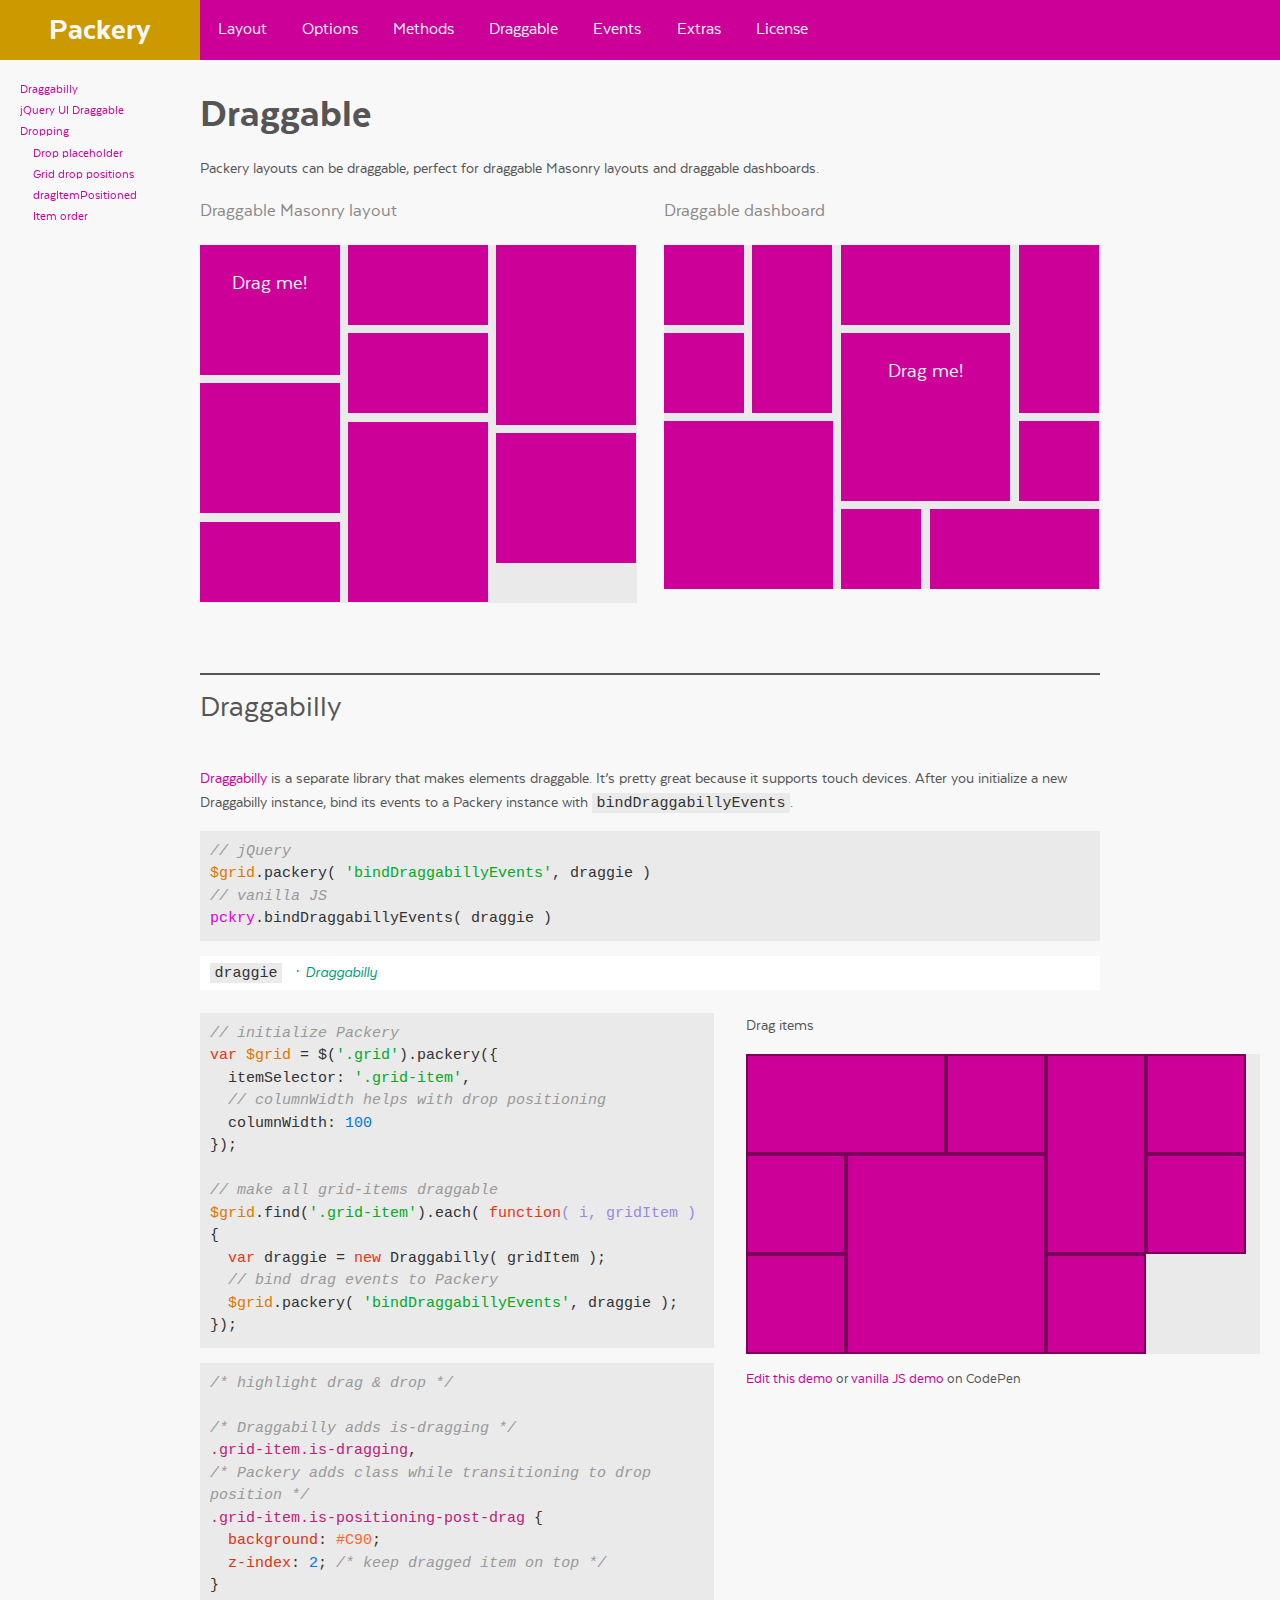
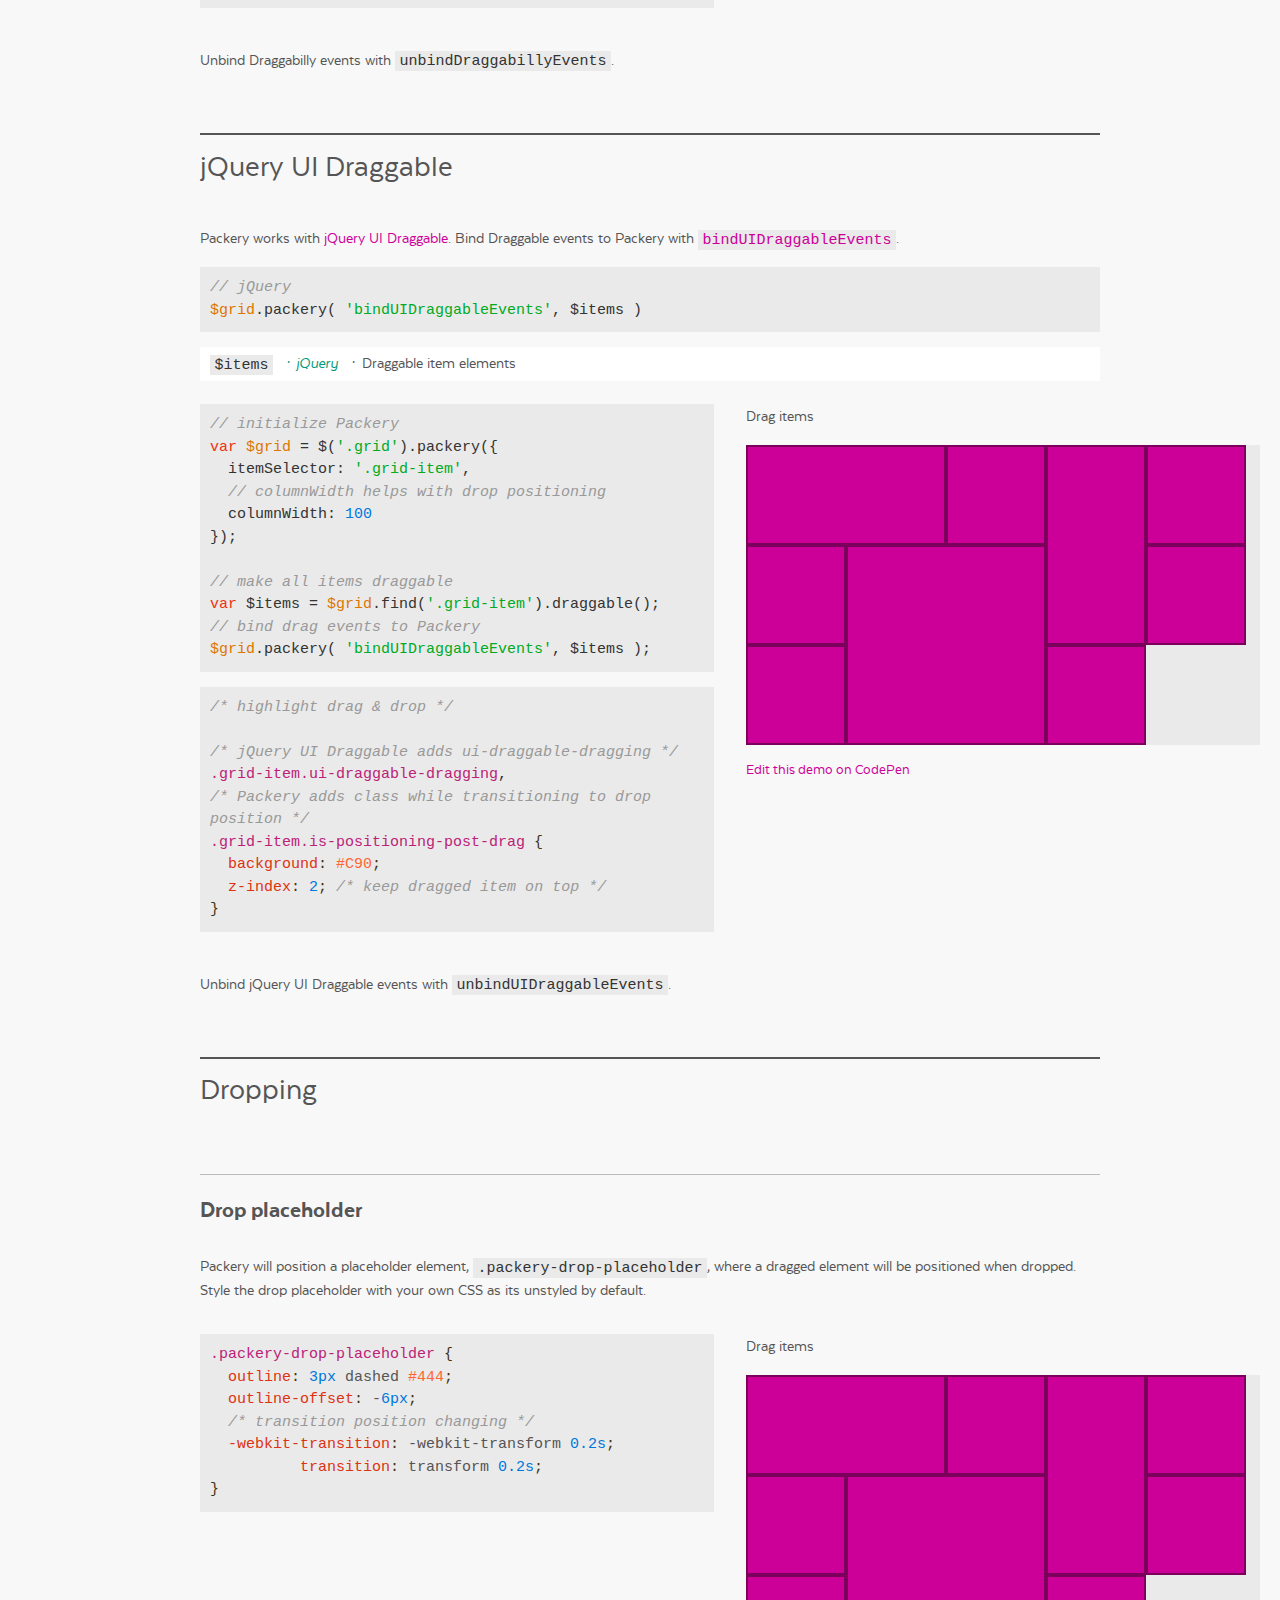
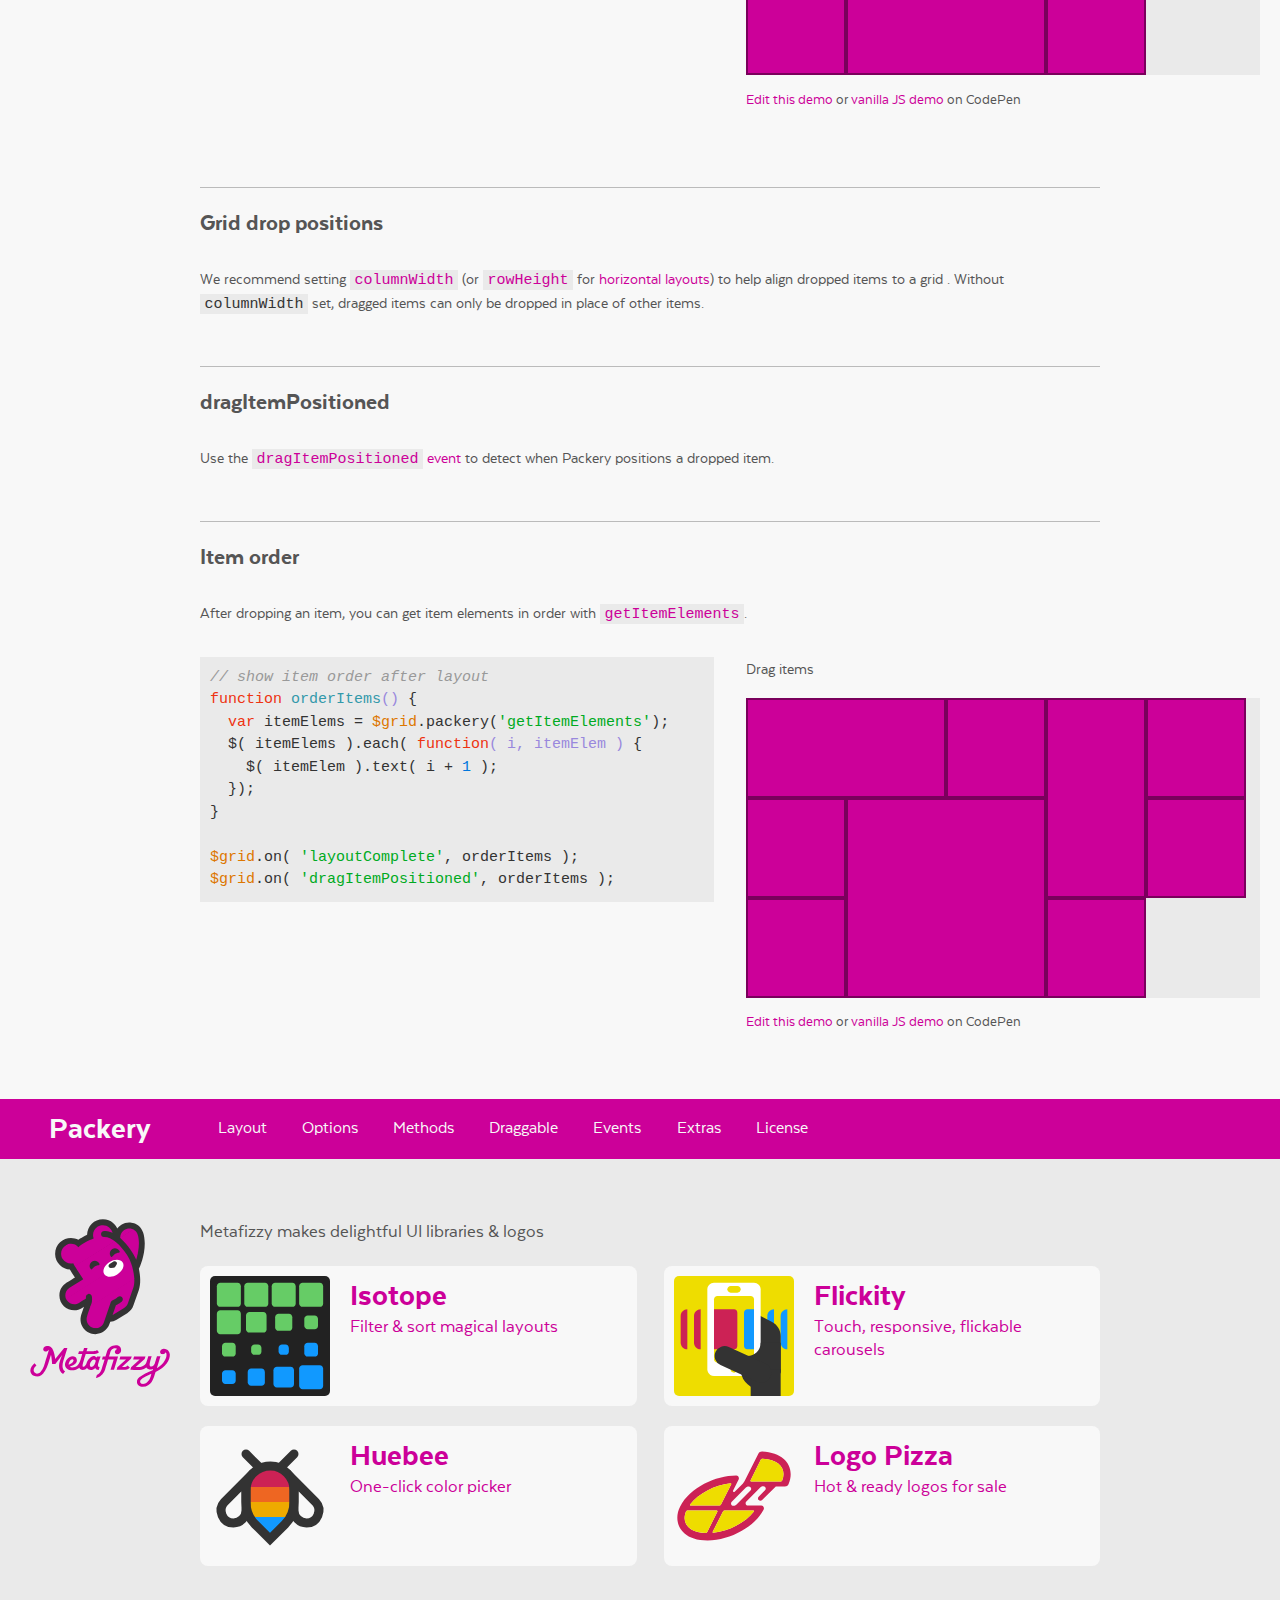
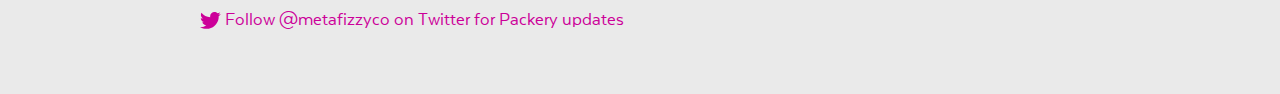
<file: packery-docs/draggable.html>
<!doctype html>
<html class="export" lang="en">
<head>
  <meta charset="utf-8">
  <meta http-equiv="X-UA-Compatible" content="IE=edge,chrome=1">
  <meta name="viewport" content="width=device-width">
  <meta name="description" content="Gapless, draggable grid layouts">

  <title>Packery &#xB7; Draggable</title>

    <link rel="stylesheet" href="css/packery-docs.css" media="screen">

  <meta name="twitter:card" content="summary">
  <meta name="twitter:site" content="@metafizzyco">
  <meta name="twitter:title" content="Packery Draggable">
  <meta name="twitter:description" content="Gapless, draggable grid layouts">

</head>
<body class="-page" data-page="">

<div class="site-nav">
  <h1 class="site-nav__title"><a href=".">Packery</a></h1>
  <ol class="site-nav__list">
    <li class="site-nav__item site-nav__item--layout"><a href="layout.html">Layout</a></li>
    <li class="site-nav__item site-nav__item--options"><a href="options.html">Options</a></li>
    <li class="site-nav__item site-nav__item--methods"><a href="methods.html">Methods</a></li>
    <li class="site-nav__item site-nav__item--draggable"><a href="draggable.html">Draggable</a></li>
    <li class="site-nav__item site-nav__item--events"><a href="events.html">Events</a></li>
    <li class="site-nav__item site-nav__item--extras"><a href="extras.html">Extras</a></li>
    <li class="site-nav__item site-nav__item--license"><a href="license.html">License</a></li>
  </ol>
</div>


<div id="content" class="main">

  <div class="container">
      <h1>Draggable</h1>

    <ul class="page-nav" data-js="page-nav">
<li class="page-nav__item page-nav__item--h2"><a href="#draggabilly">Draggabilly</a></li>
<li class="page-nav__item page-nav__item--h2"><a href="#jquery-ui-draggable">jQuery UI Draggable</a></li>
<li class="page-nav__item page-nav__item--h2"><a href="#dropping">Dropping</a></li>
<li class="page-nav__item page-nav__item--h3"><a href="#drop-placeholder">Drop placeholder</a></li>
<li class="page-nav__item page-nav__item--h3"><a href="#grid-drop-positions">Grid drop positions</a></li>
<li class="page-nav__item page-nav__item--h3"><a href="#dragitempositioned">dragItemPositioned</a></li>
<li class="page-nav__item page-nav__item--h3"><a href="#item-order">Item order</a></li>
</ul>



<p>Packery layouts can be draggable, perfect for draggable Masonry layouts and draggable dashboards.</p>

<div class="duo drag-hero-demos" data-js="drag-hero-demos">

  <div class="duo__cell">
    <p class="drag-hero-demos__instruction">Draggable Masonry layout</p>
    <div class="drag-hero-demos__grid drag-hero-demos__grid--masonry">
      <div class="drag-hero-demos__grid__masonry-grid-sizer"></div>
      <div class="drag-hero-demos__grid__masonry-gutter-sizer"></div>
      <div class="drag-hero-demos__item drag-hero-demos__item--masonry height2">Drag me!</div>
      <div class="drag-hero-demos__item drag-hero-demos__item--masonry"></div>
      <div class="drag-hero-demos__item drag-hero-demos__item--masonry height3"></div>
      <div class="drag-hero-demos__item drag-hero-demos__item--masonry"></div>
      <div class="drag-hero-demos__item drag-hero-demos__item--masonry height2"></div>
      <div class="drag-hero-demos__item drag-hero-demos__item--masonry height3"></div>
      <div class="drag-hero-demos__item drag-hero-demos__item--masonry height2"></div>
      <div class="drag-hero-demos__item drag-hero-demos__item--masonry"></div>
    </div>
  </div>

  <div class="duo__cell">
    <p class="drag-hero-demos__instruction">Draggable dashboard</p>
    <div class="drag-hero-demos__grid drag-hero-demos__grid--dash">
      <div class="drag-hero-demos__grid__dash-grid-sizer"></div>
      <div class="drag-hero-demos__item drag-hero-demos__item--dash"></div>
      <div class="drag-hero-demos__item drag-hero-demos__item--dash height2"></div>
      <div class="drag-hero-demos__item drag-hero-demos__item--dash width2"></div>
      <div class="drag-hero-demos__item drag-hero-demos__item--dash height2"></div>
      <div class="drag-hero-demos__item drag-hero-demos__item--dash"></div>
      <div class="drag-hero-demos__item drag-hero-demos__item--dash width2 height2">Drag me!</div>
      <div class="drag-hero-demos__item drag-hero-demos__item--dash width2 height2"></div>
      <div class="drag-hero-demos__item drag-hero-demos__item--dash"></div>
      <div class="drag-hero-demos__item drag-hero-demos__item--dash"></div>
      <div class="drag-hero-demos__item drag-hero-demos__item--dash width2"></div>
    </div>
  </div>

</div> 


<h2 id="draggabilly">Draggabilly</h2>

<p><a href="http://draggabilly.desandro.com">Draggabilly</a> is a separate library that makes elements draggable. It&#x2019;s pretty great because it supports touch devices. After you initialize a new Draggabilly instance, bind its events to a Packery instance with <code>bindDraggabillyEvents</code>.</p>

<pre><code class="js"><span class="comment">// jQuery</span>
<span class="jquery_var">$grid</span>.packery( <span class="string">&apos;bindDraggabillyEvents&apos;</span>, draggie )
<span class="comment">// vanilla JS</span>
<span class="packery_var">pckry</span>.bindDraggabillyEvents( draggie )
</code></pre>

<p class="variable">
  <code class="variable__code">draggie</code>
  <span class="variable__type"><i>Draggabilly</i></span>
</p>

<div class="duo example">
  <div class="duo__cell example__code">
<pre><code class="js"><span class="comment">// initialize Packery</span>
<span class="keyword">var</span> <span class="jquery_var">$grid</span> = $(<span class="string">&apos;.grid&apos;</span>).packery({
  itemSelector: <span class="string">&apos;.grid-item&apos;</span>,
  <span class="comment">// columnWidth helps with drop positioning</span>
  columnWidth: <span class="number">100</span>
});

<span class="comment">// make all grid-items draggable</span>
<span class="jquery_var">$grid</span>.find(<span class="string">&apos;.grid-item&apos;</span>).each( <span class="function"><span class="keyword">function</span><span class="params">( i, gridItem )</span> </span>{
  <span class="keyword">var</span> draggie = <span class="keyword">new</span> Draggabilly( gridItem );
  <span class="comment">// bind drag events to Packery</span>
  <span class="jquery_var">$grid</span>.packery( <span class="string">&apos;bindDraggabillyEvents&apos;</span>, draggie );
});
</code></pre>

<pre><code class="css"><span class="comment">/* highlight drag &amp; drop */</span>

<span class="comment">/* Draggabilly adds is-dragging */</span>
<span class="class">.grid-item</span><span class="class">.is-dragging</span>,
<span class="comment">/* Packery adds class while transitioning to drop position */</span>
<span class="class">.grid-item</span><span class="class">.is-positioning-post-drag</span> <span class="rules">{
  <span class="rule"><span class="attribute">background</span>:<span class="value"> <span class="hexcolor">#C90</span></span></span>;
  <span class="rule"><span class="attribute">z-index</span>:<span class="value"> <span class="number">2</span></span></span>; <span class="comment">/* keep dragged item on top */</span>
}</span>
</code></pre>
  </div>
  <div class="duo__cell example__demo" data-js="bind-draggabilly-events">
    <p class="instruction">Drag items</p>
  
    <div class="grid grid--draggable">
      <div class="grid-item grid-item--width2"></div>
      <div class="grid-item"></div>
      <div class="grid-item grid-item--height2"></div>
      <div class="grid-item"></div>
      <div class="grid-item"></div>
      <div class="grid-item grid-item--width2 grid-item--height2"></div>
      <div class="grid-item"></div>
      <div class="grid-item"></div>
      <div class="grid-item"></div>
    </div>
  
    <p class="edit-demo">
        <a href="http://codepen.io/desandro/pen/aGvIq">Edit this demo</a>
        or <a href="http://codepen.io/desandro/pen/ciAdD">vanilla JS demo</a> on CodePen
    </p>
  </div>
</div>

<p>Unbind Draggabilly events with <code>unbindDraggabillyEvents</code>.</p>


<h2 id="jquery-ui-draggable">jQuery UI Draggable</h2>

<p>Packery works with <a href="http://jqueryui.com/draggable/">jQuery UI Draggable</a>. Bind Draggable events to Packery with <a href="methods.html#binduidraggableevents"><code>bindUIDraggableEvents</code></a>.</p>

<pre><code class="js"><span class="comment">// jQuery</span>
<span class="jquery_var">$grid</span>.packery( <span class="string">&apos;bindUIDraggableEvents&apos;</span>, $items )
</code></pre>

<p class="variable">
  <code class="variable__code">$items</code>
  <span class="variable__type"><i>jQuery</i></span>
  <span class="variable__description">Draggable item elements</span>
</p>

<div class="duo example">
  <div class="duo__cell example__code">
<pre><code class="js"><span class="comment">// initialize Packery</span>
<span class="keyword">var</span> <span class="jquery_var">$grid</span> = $(<span class="string">&apos;.grid&apos;</span>).packery({
  itemSelector: <span class="string">&apos;.grid-item&apos;</span>,
  <span class="comment">// columnWidth helps with drop positioning</span>
  columnWidth: <span class="number">100</span>
});

<span class="comment">// make all items draggable</span>
<span class="keyword">var</span> $items = <span class="jquery_var">$grid</span>.find(<span class="string">&apos;.grid-item&apos;</span>).draggable();
<span class="comment">// bind drag events to Packery</span>
<span class="jquery_var">$grid</span>.packery( <span class="string">&apos;bindUIDraggableEvents&apos;</span>, $items );
</code></pre>

<pre><code class="css"><span class="comment">/* highlight drag &amp; drop */</span>

<span class="comment">/* jQuery UI Draggable adds ui-draggable-dragging */</span>
<span class="class">.grid-item</span><span class="class">.ui-draggable-dragging</span>,
<span class="comment">/* Packery adds class while transitioning to drop position */</span>
<span class="class">.grid-item</span><span class="class">.is-positioning-post-drag</span> <span class="rules">{
  <span class="rule"><span class="attribute">background</span>:<span class="value"> <span class="hexcolor">#C90</span></span></span>;
  <span class="rule"><span class="attribute">z-index</span>:<span class="value"> <span class="number">2</span></span></span>; <span class="comment">/* keep dragged item on top */</span>
}</span>
</code></pre>
  </div>
  <div class="duo__cell example__demo" data-js="bind-ui-draggable-events">
    <p class="instruction">Drag items</p>
  
    <div class="grid grid--draggable">
      <div class="grid-item grid-item--width2"></div>
      <div class="grid-item"></div>
      <div class="grid-item grid-item--height2"></div>
      <div class="grid-item"></div>
      <div class="grid-item"></div>
      <div class="grid-item grid-item--width2 grid-item--height2"></div>
      <div class="grid-item"></div>
      <div class="grid-item"></div>
      <div class="grid-item"></div>
    </div>
  
    <p class="edit-demo">
        <a href="http://codepen.io/desandro/pen/CKbkw">Edit this demo on CodePen</a>
    </p>
  </div>
</div>

<p>Unbind jQuery UI Draggable events with <code>unbindUIDraggableEvents</code>.</p>


<h2 id="dropping">Dropping</h2>


<h3 id="drop-placeholder">Drop placeholder</h3>

<p>Packery will position a placeholder element, <code>.packery-drop-placeholder</code>, where a dragged element will be positioned when dropped. Style the drop placeholder with your own CSS as its unstyled by default.</p>

<div class="duo example">
  <div class="duo__cell example__code">
<pre><code class="css"><span class="class">.packery-drop-placeholder</span> <span class="rules">{
  <span class="rule"><span class="attribute">outline</span>:<span class="value"> <span class="number">3px</span> dashed <span class="hexcolor">#444</span></span></span>;
  <span class="rule"><span class="attribute">outline-offset</span>:<span class="value"> -<span class="number">6px</span></span></span>;
  <span class="comment">/* transition position changing */</span>
  <span class="rule"><span class="attribute">-webkit-transition</span>:<span class="value"> -webkit-transform <span class="number">0.2s</span></span></span>;
          <span class="rule"><span class="attribute">transition</span>:<span class="value"> transform <span class="number">0.2s</span></span></span>;
}</span>
</code></pre>
  </div>
  <div class="duo__cell example__demo" data-js="bind-draggabilly-events">
    <p class="instruction">Drag items</p>
  
    <div class="grid grid--draggable">
      <div class="grid-item grid-item--width2"></div>
      <div class="grid-item"></div>
      <div class="grid-item grid-item--height2"></div>
      <div class="grid-item"></div>
      <div class="grid-item"></div>
      <div class="grid-item grid-item--width2 grid-item--height2"></div>
      <div class="grid-item"></div>
      <div class="grid-item"></div>
      <div class="grid-item"></div>
    </div>
  
    <p class="edit-demo">
        <a href="http://codepen.io/desandro/pen/aGvIq">Edit this demo</a>
        or <a href="http://codepen.io/desandro/pen/ciAdD">vanilla JS demo</a> on CodePen
    </p>
  </div>
</div>


<h3 id="grid-drop-positions">Grid drop positions</h3>

<p>We recommend setting <a href="options.html#columnwidth"><code>columnWidth</code></a> (or <a href="options.html#rowheight"><code>rowHeight</code></a> for <a href="options.html#horizontal">horizontal layouts</a>) to help align dropped items to a grid . Without <code>columnWidth</code> set, dragged items can only be dropped in place of other items.</p>


<h3 id="dragitempositioned">dragItemPositioned</h3>

<p>Use the <a href="events.html#dragitempositioned"><code>dragItemPositioned</code> event</a> to detect when Packery positions a dropped item.</p>


<h3 id="item-order">Item order</h3>

<p>After dropping an item, you can get item elements in order with <a href="methods.html#getitemelements"><code>getItemElements</code></a>.</p>

<div class="duo example">
  <div class="duo__cell example__code">
<pre><code class="js"><span class="comment">// show item order after layout</span>
<span class="function"><span class="keyword">function</span> <span class="title">orderItems</span><span class="params">()</span> </span>{
  <span class="keyword">var</span> itemElems = <span class="jquery_var">$grid</span>.packery(<span class="string">&apos;getItemElements&apos;</span>);
  $( itemElems ).each( <span class="function"><span class="keyword">function</span><span class="params">( i, itemElem )</span> </span>{
    $( itemElem ).text( i + <span class="number">1</span> );
  });
}

<span class="jquery_var">$grid</span>.on( <span class="string">&apos;layoutComplete&apos;</span>, orderItems );
<span class="jquery_var">$grid</span>.on( <span class="string">&apos;dragItemPositioned&apos;</span>, orderItems );
</code></pre>
  </div>

  <div class="duo__cell example__demo" data-js="order-after-drag">
  
    <p class="instruction">Drag items</p>
  
    <div class="grid grid--draggable grid--order-after-drag">
      <div class="grid-item grid-item--width2"></div>
      <div class="grid-item"></div>
      <div class="grid-item grid-item--height2"></div>
      <div class="grid-item"></div>
      <div class="grid-item"></div>
      <div class="grid-item grid-item--width2 grid-item--height2"></div>
      <div class="grid-item"></div>
      <div class="grid-item"></div>
      <div class="grid-item"></div>
    </div>
  
    <p class="edit-demo">
        <a href="http://codepen.io/desandro/pen/qwyuF">Edit this demo</a>
        or <a href="http://codepen.io/desandro/pen/mdJnF">vanilla JS demo</a> on CodePen
    </p>
  </div>
</div>


  </div>

</div>

<div class="site-nav">
  <h1 class="site-nav__title"><a href=".">Packery</a></h1>
  <ol class="site-nav__list">
    <li class="site-nav__item site-nav__item--layout"><a href="layout.html">Layout</a></li>
    <li class="site-nav__item site-nav__item--options"><a href="options.html">Options</a></li>
    <li class="site-nav__item site-nav__item--methods"><a href="methods.html">Methods</a></li>
    <li class="site-nav__item site-nav__item--draggable"><a href="draggable.html">Draggable</a></li>
    <li class="site-nav__item site-nav__item--events"><a href="events.html">Events</a></li>
    <li class="site-nav__item site-nav__item--extras"><a href="extras.html">Extras</a></li>
    <li class="site-nav__item site-nav__item--license"><a href="license.html">License</a></li>
  </ol>
</div>

<footer class="site-footer">

  <div class="container">

    <p class="site-footer__copy">Metafizzy makes delightful UI libraries &amp; logos</p>

    <div class="showcase">
    
      <ul class="showcase-item-list">
          <li class="showcase-item">
            <a class="showcase-item__link" href="http://isotope.metafizzy.co">
              <div class="showcase-item__image">
                  <svg class="isotope-illo" xmlns="http://www.w3.org/2000/svg" viewbox="0 0 350 350" width="100" height="100">
                    <path class="isotope-illo__color1" fill="#6C6" d="M80 170H30c-6 0-10-5-10-10v-50c0-6 5-10 10-10h50c6 0 10 5 10 10v50C90 166 86 170 80 170z"/>
                    <path class="isotope-illo__color1" fill="#6C6" d="M80 90H30c-6 0-10-5-10-10V30c0-6 5-10 10-10h50c6 0 10 5 10 10v50C90 86 86 90 80 90z"/>
                    <path class="isotope-illo__color1" fill="#6C6" d="M160 90h-50c-6 0-10-5-10-10V30c0-6 5-10 10-10h50c6 0 10 5 10 10v50C170 86 166 90 160 90z"/>
                    <path class="isotope-illo__color1" fill="#6C6" d="M240 90h-50c-6 0-10-5-10-10V30c0-6 5-10 10-10h50c6 0 10 5 10 10v50C250 86 246 90 240 90z"/>
                    <path class="isotope-illo__color1" fill="#6C6" d="M320 90h-50c-6 0-10-5-10-10V30c0-6 5-10 10-10h50c6 0 10 5 10 10v50C330 86 326 90 320 90z"/>
                    <path class="isotope-illo__color1" fill="#6C6" d="M155 165h-40c-6 0-10-5-10-10v-40c0-6 5-10 10-10h40c6 0 10 5 10 10v40 C165 161 161 165 155 165z"/>
                    <path class="isotope-illo__color1" fill="#6C6" d="M230 160h-30c-6 0-10-5-10-10v-30c0-6 5-10 10-10h30c6 0 10 5 10 10v30 C240 156 236 160 230 160z"/>
                    <path class="isotope-illo__color1" fill="#6C6" d="M305 155h-20c-6 0-10-5-10-10v-20c0-6 5-10 10-10h20c6 0 10 5 10 10v20 C315 151 311 155 305 155z"/>
                    <path class="isotope-illo__color1" fill="#6C6" d="M65 235H45c-6 0-10-5-10-10v-20c0-6 5-10 10-10h20c6 0 10 5 10 10v20C75 231 71 235 65 235z"/>
                    <path class="isotope-illo__color1" fill="#6C6" d="M140 230h-10c-6 0-10-5-10-10v-10c0-6 5-10 10-10h10c6 0 10 5 10 10v10 C150 226 146 230 140 230z"/>
                    <path class="isotope-illo__color2" fill="#19F" d="M305 235h-20c-6 0-10-5-10-10v-20c0-6 5-10 10-10h20c6 0 10 5 10 10v20 C315 231 311 235 305 235z"/>
                    <path class="isotope-illo__color2" fill="#19F" d="M65 315H45c-6 0-10-5-10-10v-20c0-6 5-10 10-10h20c6 0 10 5 10 10v20C75 311 71 315 65 315z"/>
                    <path class="isotope-illo__color2" fill="#19F" d="M150 320h-30c-6 0-10-5-10-10v-30c0-6 5-10 10-10h30c6 0 10 5 10 10v30 C160 316 156 320 150 320z"/>
                    <path class="isotope-illo__color2" fill="#19F" d="M220 230h-10c-6 0-10-5-10-10v-10c0-6 5-10 10-10h10c6 0 10 5 10 10v10 C230 226 226 230 220 230z"/>
                    <path class="isotope-illo__color2" fill="#19F" d="M235 325h-40c-6 0-10-5-10-10v-40c0-6 5-10 10-10h40c6 0 10 5 10 10v40 C245 321 241 325 235 325z"/>
                    <path class="isotope-illo__color2" fill="#19F" d="M320 330h-50c-6 0-10-5-10-10v-50c0-6 5-10 10-10h50c6 0 10 5 10 10v50 C330 326 326 330 320 330z"/>
                  </svg>
              </div>
              <div class="showcase-item__text">
                <h3 class="showcase-item__title">Isotope</h3>
                <p class="showcase-item__description">Filter &amp; sort magical layouts</p>
              </div>
            </a>
          </li>
    
          <li class="showcase-item">
            <a class="showcase-item__link" href="http://flickity.metafizzy.co">
              <div class="showcase-item__image">
                  <svg class="flickity-illo" xmlns="http://www.w3.org/2000/svg" viewbox="0 0 360 360" width="100" height="100">
                    <path class="flickity-illo__color1" fill="#19F" d="M300 220L300 220c-11 0-20-9-20-20v-80c0-11 9-20 20-20h0V220z"/>
                    <path class="flickity-illo__color1" fill="#19F" d="M340 220L340 220c-11 0-20-9-20-20v-80c0-11 9-20 20-20h0V220z"/>
                    <path class="flickity-illo__color2" fill="#333" d="M320 290V180c0-18-10-35-27-43L240 110v180H320z"/>
                    <path class="flickity-illo__color3" fill="white" d="M240 300H120c-11 0-20-9-20-20V40c0-11 9-20 20-20h120c11 0 20 9 20 20v240C260 291 251 300 240 300z"/>
                    <path class="flickity-illo__color4" fill="#ED0" d="M230 260H130c-6 0-10-5-10-10V70c0-6 5-10 10-10h100c6 0 10 5 10 10v180 C240 256 236 260 230 260z"/>
                    <path class="flickity-illo__color2" fill="#333" d="M260 200h60v81c0 32-26 59-59 59h0c-34 0-61-27-61-61V240h20 C242 240 260 222 260 200L260 200z"/>
                    <path class="flickity-illo__color5" fill="#C25" d="M180 220h-60V100h60c6 0 10 5 10 10v100C190 216 186 220 180 220z"/>
                    <path class="flickity-illo__color1" fill="#19F" d="M240 220h-20c-6 0-10-5-10-10V110c0-6 5-10 10-10h20V220z"/>
                    <rect class="flickity-illo__color2" fill="#333" x="230" y="280" width="90" height="80"/>
                    <circle class="flickity-illo__color4" fill="#ED0" cx="180" cy="280" r="10"/>
                    <line class="flickity-illo__thumb" stroke="#333" stroke-width="60" stroke-linecap="round" x1="262" y1="290" x2="152" y2="240"/>
                    <path class="flickity-illo__color4" fill="#ED0" d="M190 50h-20c-6 0-10-5-10-10v0c0-6 5-10 10-10h20c6 0 10 5 10 10v0C200 46 196 50 190 50z"/>
                    <path class="flickity-illo__color5" fill="#C25" d="M80 220L80 220c-11 0-20-9-20-20v-80c0-11 9-20 20-20h0V220z"/>
                    <path class="flickity-illo__color5" fill="#C25" d="M40 220L40 220c-11 0-20-9-20-20v-80c0-11 9-20 20-20h0V220z"/>
                  </svg>
              </div>
              <div class="showcase-item__text">
                <h3 class="showcase-item__title">Flickity</h3>
                <p class="showcase-item__description">Touch, responsive, flickable carousels</p>
              </div>
            </a>
          </li>
    
    
          <li class="showcase-item">
            <a class="showcase-item__link" href="http://huebee.buzz">
              <div class="showcase-item__image">
                  <svg class="huebee-illo" xmlns="http://www.w3.org/2000/svg" viewbox="0 0 200 200" width="100" height="100">
                    <polygon class="huebee-illo__stripe4" fill="#19F" points="100,170 65,135 135,135 "/>
                    <rect class="huebee-illo__stripe3" fill="#EA0" x="65" y="110" width="70" height="25"/>
                    <rect class="huebee-illo__stripe2" fill="#E62" x="65" y="85" width="70" height="25"/>
                    <polygon class="huebee-illo__stripe1" fill="#C25" points="135,85 65,85 65,70 80,55 120,55 135,70 "/>
                    <path class="huebee-illo__line" stroke="#333" fill="none" stroke-width="15" d="M140 90c0-22-18-40-39-40C78 50 60 68 60 91V110c0 14 5 27 15 37
                      l25 25l25-25c10-10 15-23 15-37V90z"/>
                    <path class="huebee-illo__line" stroke="#333" fill="none" stroke-width="15" d="M60 74v50c0 11-9 21-21 21h0c-18 0-27-22-15-35L60 74z"/>
                    <path class="huebee-illo__line" stroke="#333" fill="none" stroke-width="15" d="M140 74v50c0 11 9 21 21 21h0c18 0 27-22 15-35L140 74z"/>
                    <line class="huebee-illo__line huebee-illo__antenna" stroke="#333" fill="none" stroke-width="15" stroke-linecap="round" x1="60" y1="30" x2="80" y2="50"/>
                    <line class="huebee-illo__line huebee-illo__antenna" stroke="#333" fill="none" stroke-width="15" stroke-linecap="round" x1="140" y1="30" x2="120" y2="50"/>
                  </svg>
              </div>
              <div class="showcase-item__text">
                <h3 class="showcase-item__title">Huebee</h3>
                <p class="showcase-item__description">One-click color picker</p>
              </div>
            </a>
          </li>
    
          <li class="showcase-item">
            <a class="showcase-item__link" href="http://logo.pizza">
              <div class="showcase-item__image">
                  <svg class="logo-pizza-illo" xmlns="http://www.w3.org/2000/svg" viewbox="0 0 700 700" width="100" height="100">
                    <path class="logo-pizza-illo__outline" fill="#C25" d="M513 91c-9-0-17 5-21 12l-80 160c-3 5-6 10-11 15l-47 47
                      c-5 5-12-1-9-7l32-64c5-11-2-23-14-23h-0c-121 0-268 70-327 180
                      C-9 497 35 609 196 609c138 0 279-85 327-180v0c5-11-2-23-14-23h-77c-13 0-19-15-10-24
                      l81-81c5-5 11-8 18-8l0 0c13 0 19 15 10 24L494 354c-6 6-6 14 0 20c3 3 6 4 10 4
                      c4 0 7-1 10-4l80-80h53c9 0 17-5 21-13C707 190 656 97 513 91z M334 281l-59 117
                      c-2 5-7 8-13 8H97c-4 0-6-4-3-7c49-64 143-114 236-124C333 275 335 278 334 281z
                       M70 441c2-4 6-7 10-7h168c4 0 7 4 5 8l-59 118c-2 4-6 6-11 6
                      C106 565 38 521 70 441z M466 441c-49 64-143 114-236 124c-3 0-6-3-4-6l59-117
                      c2-5 7-8 13-8h166C466 434 468 438 466 441z M446 318l-81 81c-5 5-11 8-18 8l0 0
                      c-13 0-19-15-10-24l81-81c5-5 11-8 18-8l0 0C449 294 455 309 446 318z M447 258L506 139
                      c2-4 6-7 11-6c101 7 140 60 114 126c-2 4-6 7-10 7H452C448 266 445 262 447 258z"/>
                    <path class="logo-pizza-illo__slice" fill="#ED0" d="M334 281l-59 117c-2 5-7 8-13 8H97c-4 0-6-4-3-7
                      c49-64 143-114 236-124C333 275 335 278 334 281z"/>
                    <path class="logo-pizza-illo__slice" fill="#ED0" d="M70 441c2-4 6-7 10-7h168c4 0 7 4 5 8l-59 118c-2 4-6 6-11 6
                      C106 565 38 521 70 441z"/>
                    <path class="logo-pizza-illo__slice" fill="#ED0" d="M466 441c-49 64-143 114-236 124c-3 0-6-3-4-6l59-117
                      c2-5 7-8 13-8h166C466 434 468 438 466 441z"/>
                    <path class="logo-pizza-illo__slice" fill="#ED0" d="M447 258L506 139c2-4 6-7 11-6c101 7 140 60 114 126c-2 4-6 7-10 7H452
                      C448 266 445 262 447 258z"/>
                  </svg>
              </div>
              <div class="showcase-item__text">
                <h3 class="showcase-item__title">Logo Pizza</h3>
                <p class="showcase-item__description">Hot &amp; ready logos for sale</p>
              </div>
            </a>
          </li>
    
      </ul> 
    
    </div>

    <p class="site-footer__copy">
      <a href="https://twitter.com/metafizzyco">
        <svg class="twitter-logo" xmlns="http://www.w3.org/2000/svg" viewbox="0 0 512 512" width="30" height="30">
          <path d="M512 97c-19 8-39 14-60 16 22-13 38-34 46-58-20 12-43 21-67 25-19-19-46-32-77-32-58 0-117 52-102 129-87-4-165-46-216-110-24 40-19 107 32 140-17 0-33-5-48-13v1c0 51 36 93 84 103-15 4-34 5-47 2 13 42 52 72 98 73-47 36-96 49-155 44 46 30 102 47 161 47 197 0 306-168 299-312 20-15 38-34 52-55z"/>
        </svg>
        Follow @metafizzyco on Twitter for Packery updates
      </a>
    </p>

    <div class="metafizzy-brand">
      <a class="metafizzy-brand__link" href="http://metafizzy.co">
        <svg class="metafizzy-logo" xmlns="http://www.w3.org/2000/svg" viewbox="0 0 780 1000" width="78" height="100">
          <path class="metafizzy-logo__outline" fill="#333" d="M642 31c-49 0-85 29-102 51C528 55 490 2 415 2
            c-76 0-134 59-137 135c-18 7-62 34-75 43c-20-10-42-16-65-16h0c-68 0-137 53-137 139
            c0 78 67 133 128 135c11 19 26 42 44 69c1-1-74 46-74 46c-29 19-61 53-61 110
            c0 75 62 128 129 128c24 0 48-7 68-20l16-10l-23 66C199 917 267 998 350 998
            c54 0 104-35 122-87l7-20c19-2 37-8 55-18l92-57c25-16 45-39 54-68l46-131
            c19-54 14-125 1-185c8-16 51-112 51-220C779 58 695 31 642 31z"/>
          <clippath id="metafizzy-logo__body">
            <path d="M566 164c-2-34 19-67 54-78c41-13 84 9 97 50c21 67 7 146-13 218
              C688 310 631 222 566 164z M626 314C567 227 500 155 424 156c-14 0-25-13-25-27
              c1-14 13-25 27-25c42 1 71 15 73 16l0 0C489 70 426 33 371 66c-36 22-50 65-36 103
              c-37 11-108 52-132 75c-27-31-73-39-109-17c-41 25-53 78-29 118c20 32 58 47 93 39
              c15 30 44 74 87 138l-119 74c-36 23-48 71-25 107c25 39 74 45 107 25
              c23-14 61-38 61-38c-0-4-1-7-1-11c-2-14 7-27 21-30c14-2 27 7 30 21
              c5 29 1 52-3 62c0 0-22 61-38 111c-18 55 24 103 72 103c30 0 62-17 74-52l60-174
              c3-7 8-13 16-16c25-9 45-27 45-27c11-10 27-9 36 2c10 11 9 27-2 36
              c-1 1-22 20-51 33l-29 84l0 0c3-1 5-3 8-4l92-57c15-9 27-24 33-41l46-131
              C705 521 671 383 626 314z"/>
          </clippath>
          <g clip-path="url(#metafizzy-logo__body)">
            <polygon class="metafizzy-logo__stripe4" fill="#19F" points="1016 544 278 1018 174 837 911 373"/>
            <polygon class="metafizzy-logo__stripe3" fill="#EA0" points="822 435 174 843 85 695 822 232"/>
            <polygon class="metafizzy-logo__stripe2" fill="#E62" points="822 238 85 701 74 469 717 65"/>
            <polygon class="metafizzy-logo__stripe1" fill="#C25" points="717 70 -20 533 -20 299 612 -100"/>
          </g>
          <path class="metafizzy-logo__snout" fill="white" d="M474 373c-44 27-66 73-48 103c18 30 70 33 113 5
            c48-31 66-73 48-103C570 347 519 345 474 373z"/>
          <path class="metafizzy-logo__eyes-nose" fill="#333" d="M383 383c13 21-15 14-36 27s-28 41-40 20c-13-21-6-49 15-62
            C343 355 370 362 383 383z M497 260c-21 13-28 41-15 62c13 21 19-7 40-20s49-6 36-27
            S518 247 497 260z M467 416L467 416c4 6 11 10 18 9l22-2c6-1 12-4 15-9l12-19
            c4-6 4-14 0-20v0c-6-9-18-12-27-7l-34 21C464 395 461 407 467 416z"/>
        </svg>
        <svg class="metafizzy-wordmark" xmlns="http://www.w3.org/2000/svg" viewbox="0 0 1000 300" width="100" height="30">
          <path fill="#333" d="M491 121c3-9 13-39 13-39h-25c-1 2-2 5-3 8c-23-32-63 7-72 41
            c-4 10-12 25-23 25c-13 0 0-35 6-56c0 0 0-0 0-0c4-12 11-36 11-36s18 0 24 0
            c25 0 51 5 71-13l-14-15c-10 8-18 8-27 8c-13 0-48 0-48 0l7-23h-25l-7 23h-29l-6 21
            h29c0 0-4 14-6 19c-7 22-11 49-30 64c-14 10-38 17-53 7c19-8 51-21 51-45
            c0-13-8-29-28-29c-39 0-57 40-57 60c0 25 24 40 49 40c21 0 39-7 54-19c3 9 11 16 24 16
            c13 0 23-5 30-14c7 10 19 16 33 14c11-2 19-7 26-14c4 8 11 14 25 15l6-21
            C477 156 488 131 491 121z M277 132c3-10 13-33 29-29c5 1 6 7 4 12c-4 12-20 20-33 26
            C276 138 276 135 277 132z M443 156c-9 3-14-2-15-11c-3-19 25-60 42-33c0 0-2 8-4 14
            C463 138 454 152 443 156z M251 188l-15 19c-31-18-33-59-24-87c10-31 19-50 19-50
            l-50 65l-23-0c-1-18-4-50-8-65c0 0-9 30-14 45c-13 44-37 119-97 109
            c-18-3-33-16-36-34c-4-23 12-45 30-60l13 17c-14 11-29 33-13 50
            c13 14 31 6 42-5c23-22 29-56 38-86C121 82 135 35 135 35c0 0 0-0 0-0c-0-0-1-1-1-1
            C129 42 119 48 109 47c-11-1-17-11-14-21c3-10 14-18 25-18c15 0 23 1 34 12
            c14 13 23 50 26 80l64-79l23-0l-29 94C231 138 226 174 251 188z M649 48
            c-2 6-11 18-25 18c-14 0-20-11-17-21c3-8 9-14 17-16c-8-9-28-7-38 2
            c-9 8-12 20-15 31c-2 7-7 21-7 21h65l-29 94h-25l23-73h-40c0 0-14 48-22 72
            c-9 27-34 57-65 59L478 212c16-1 29-25 34-41c4-13 18-58 21-68c-6 0-13 0-19 0l6-21
            c5 0 12 0 19 0c4-12 7-24 11-36c8-25 33-45 63-45C642 1 656 22 649 48z M727 82
            h-82l-6 21h47l-62 56l-5 17c39 0 75 9 94-15l-16-14c-11 14-27 10-40 10L721 99L727 82z
             M999 70c0 38-27 89-102 123c-2 6-4 12-6 18c-7 24-23 88-86 88c-22 0-41-12-41-36
            c0-27 23-38 36-46c23-14 50-25 76-36c1-3 2-6 3-9c-4 2-9 3-13 3
            c-14 1-28-4-35-15c-11 8-23 14-35 17c-22 5-57-0-79-0l5-18l61-55h-46l6-21h82
            l-6 17l-64 58c11 0 22 0 33-1c14-1 31-10 41-26c3-5 16-50 16-50l24 0
            c0 0-6 22-11 38c-4 13-8 35 8 35c12 0 23-13 26-23c3-10 15-50 15-50l25 0l-26 85
            c72-42 76-101 64-115c-5 9-15 16-26 14c-11-1-17-11-14-21c3-10 14-18 25-18
            C988 26 999 53 999 70z M867 206c-5 2-10 5-15 7c-14 7-31 13-48 25
            c-10 7-23 19-15 32c6 11 24 9 34 5c13-6 26-19 32-32C860 232 864 219 867 206z"/>
        </svg>
      </a>
    </div>

  </div>

</footer>

<!-- Packery does NOT require jQuery.
  jQuery is only used for jQuery UI Draggable -->
<script src="https://code.jquery.com/jquery-3.1.1.min.js"></script>
<script>window.jQuery || document.write('<script src="js/jquery.min.js"><\/script>')</script>

  <script src="js/packery-docs.min.js"></script>


</body>
</html>
</file>
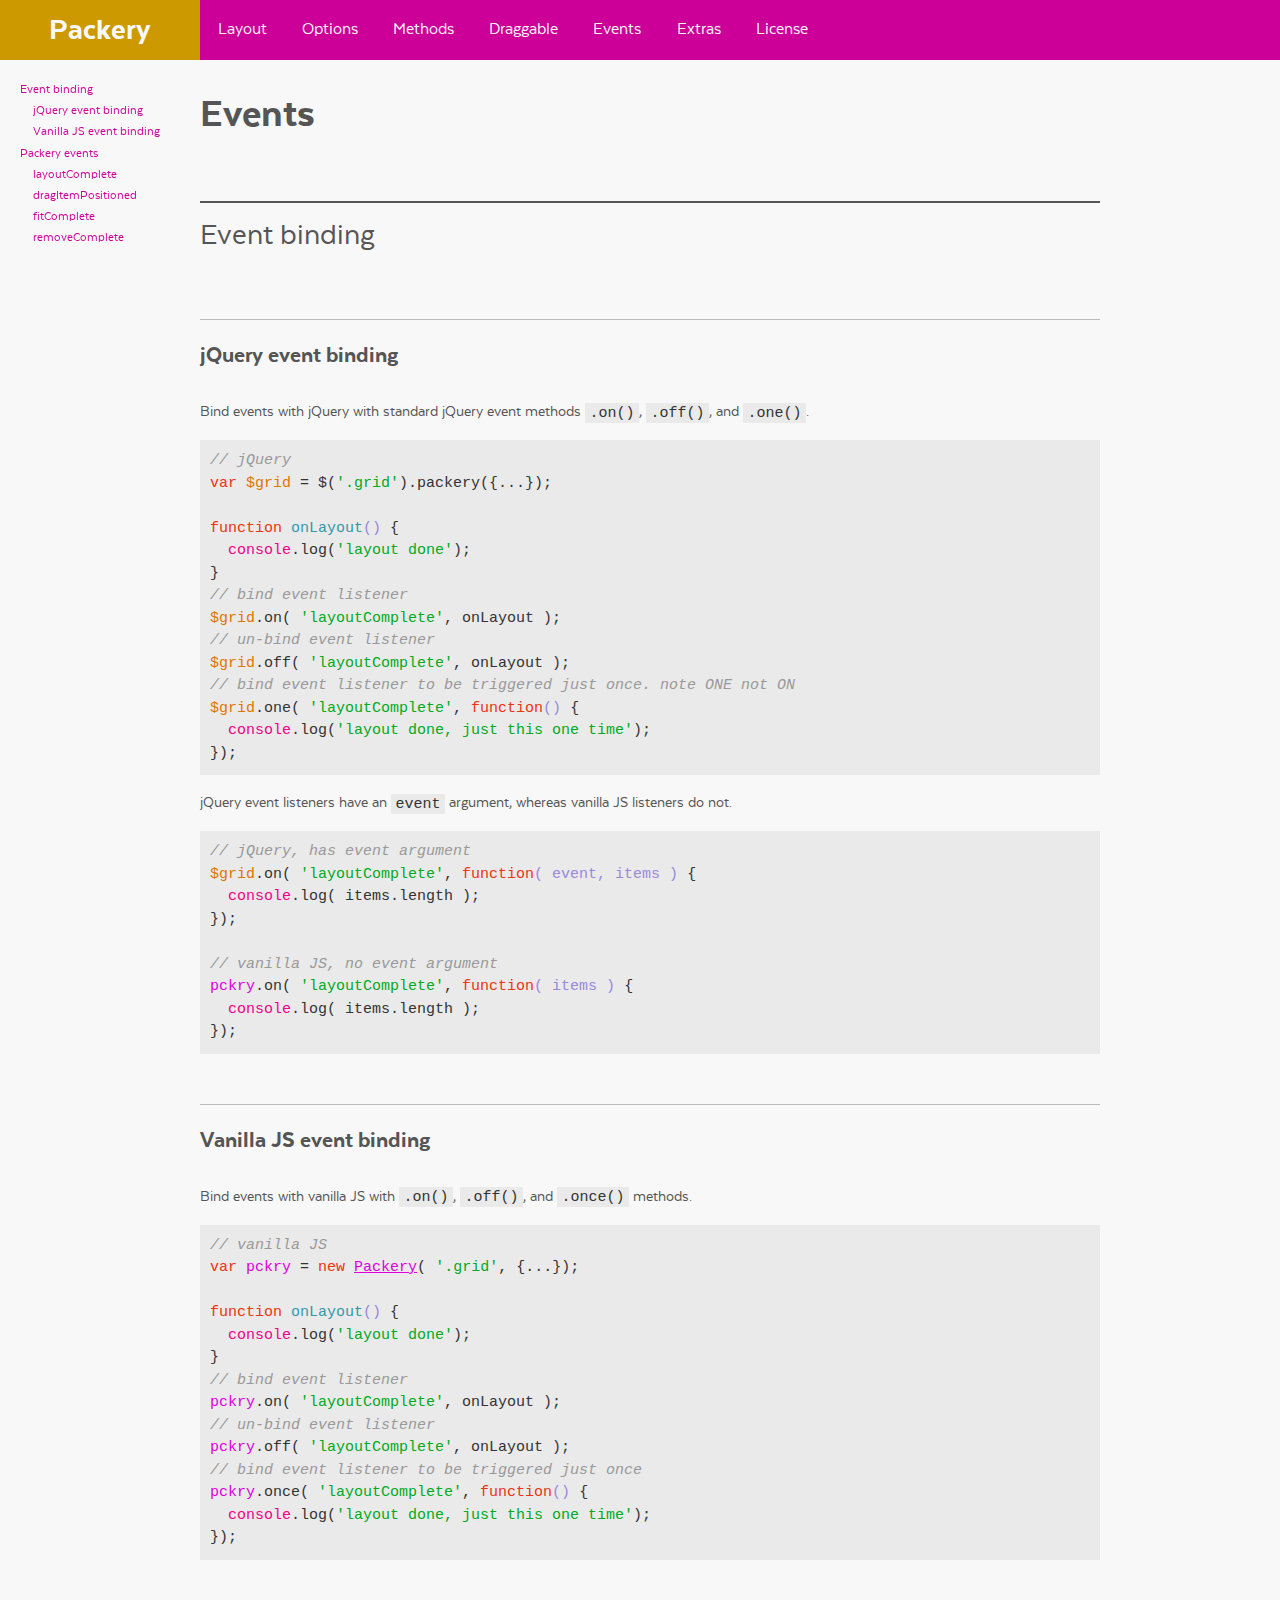
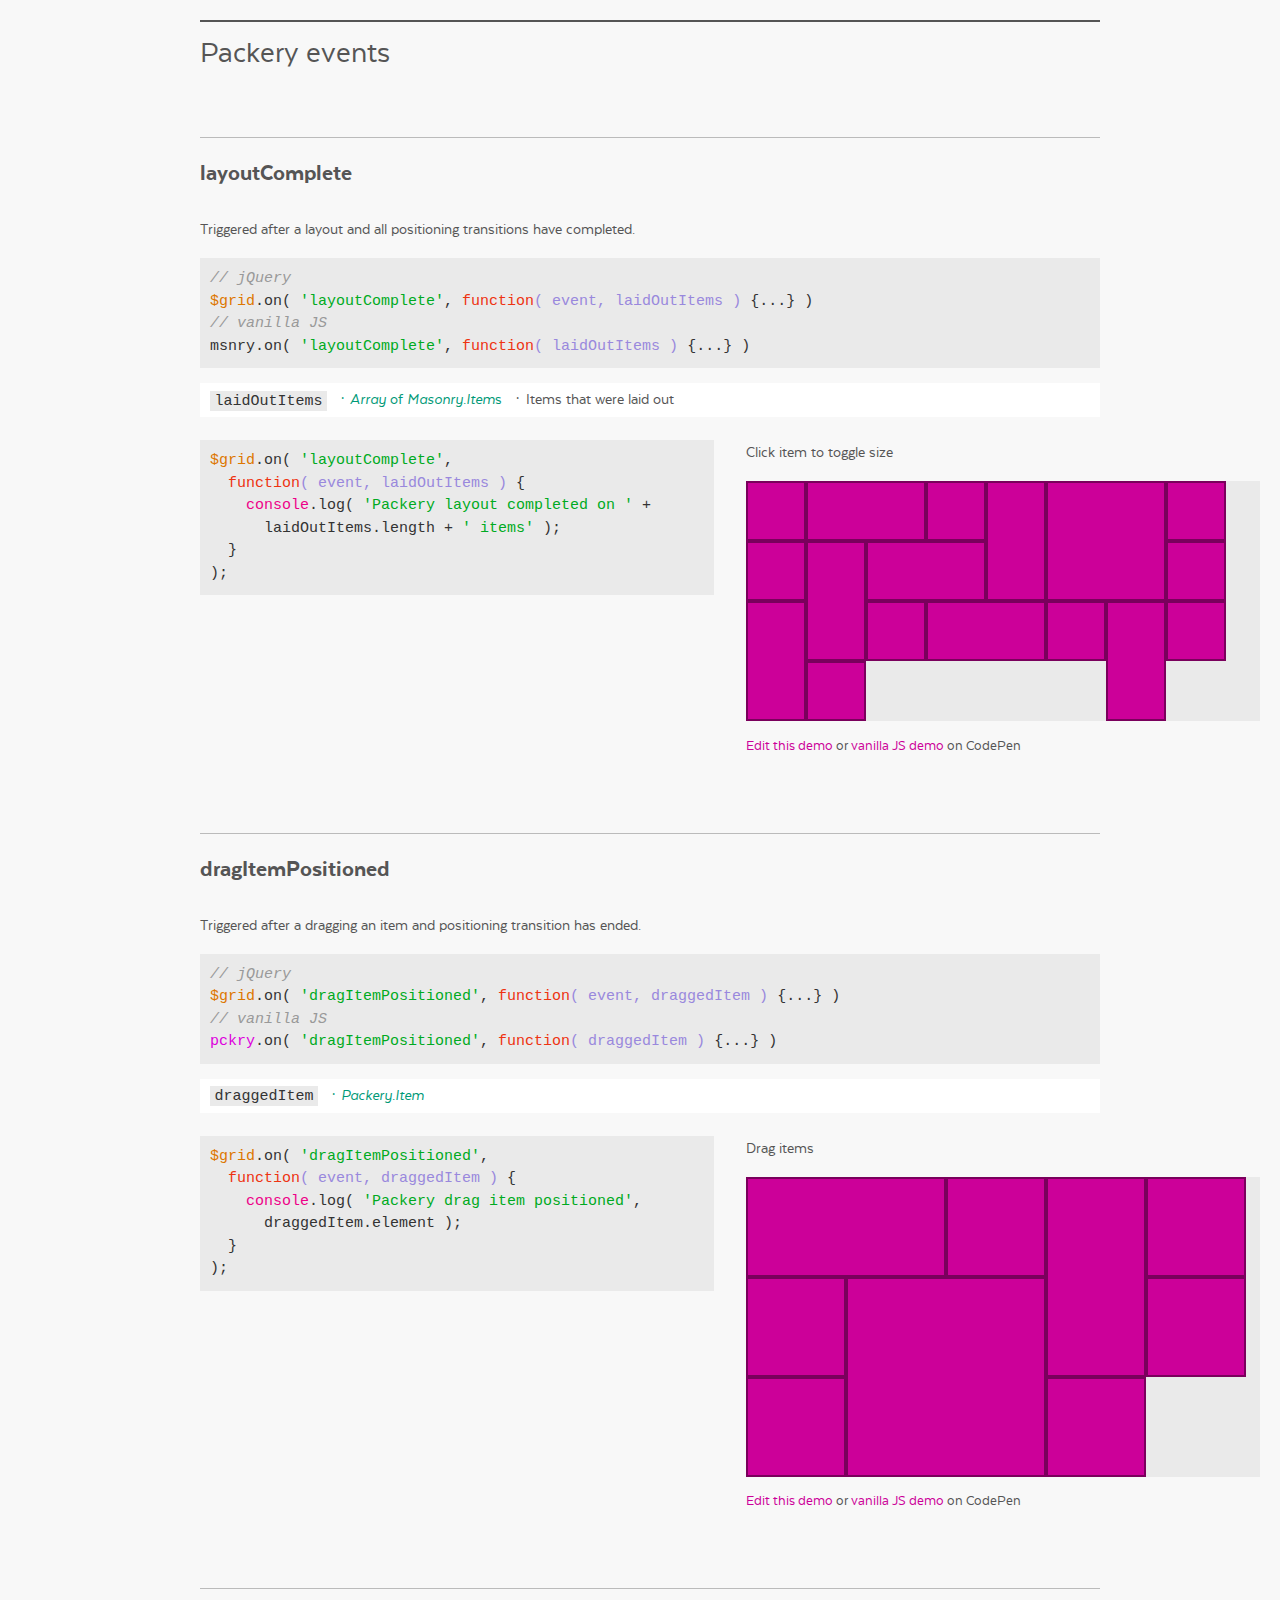
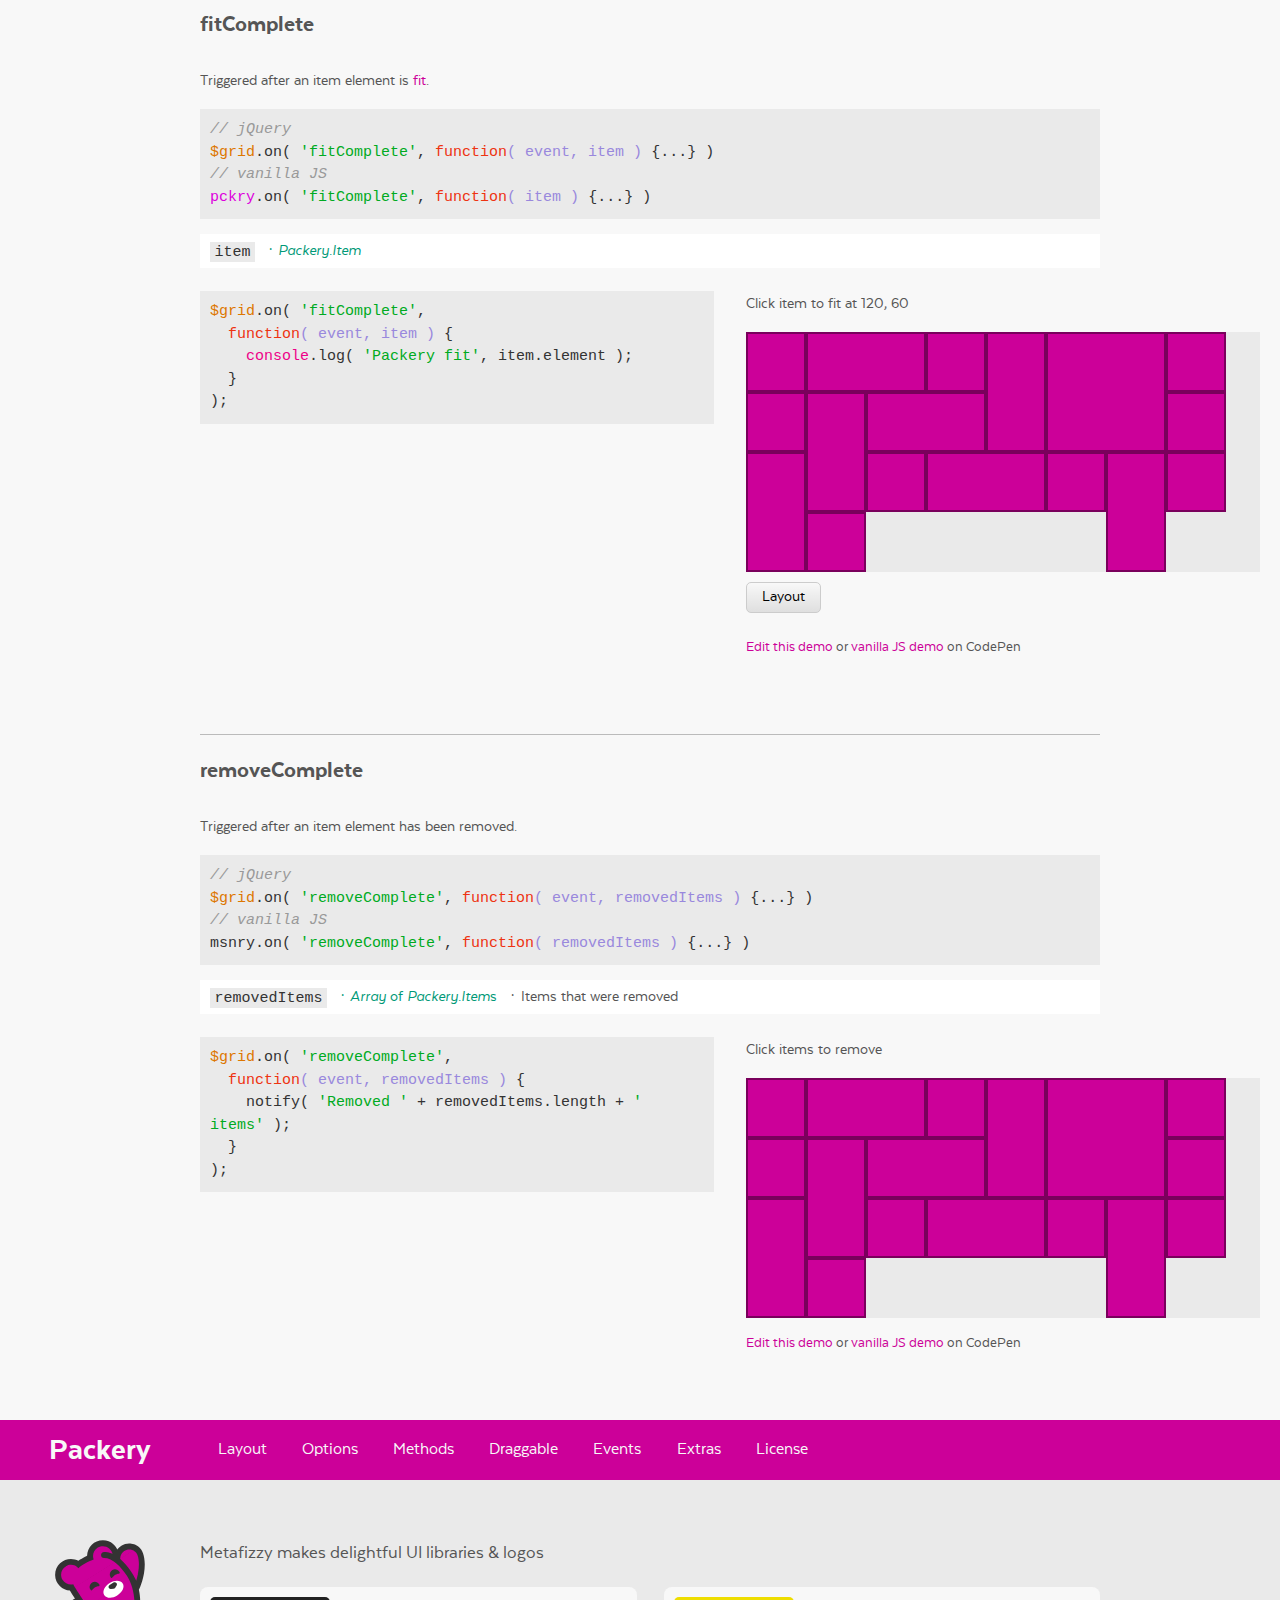
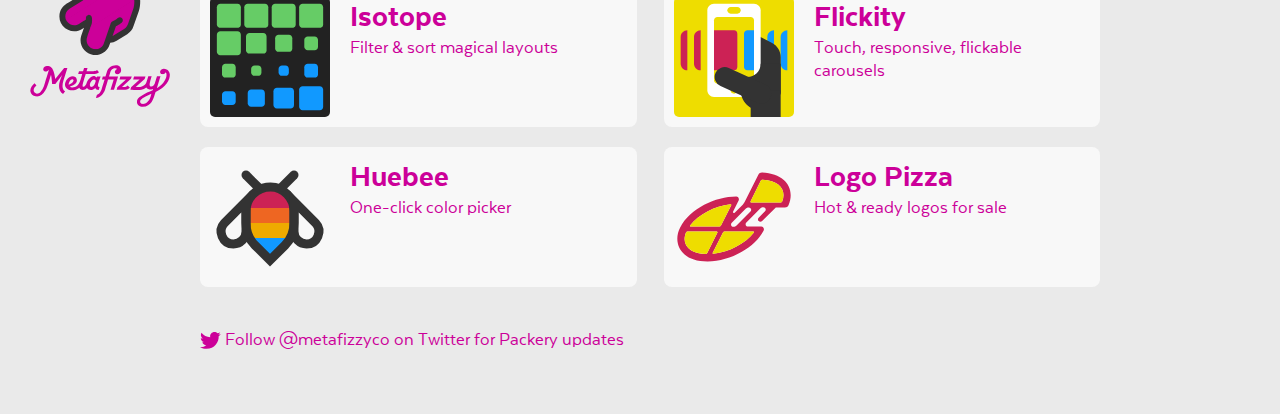
<file: packery-docs/events.html>
<!doctype html>
<html class="export" lang="en">
<head>
  <meta charset="utf-8">
  <meta http-equiv="X-UA-Compatible" content="IE=edge,chrome=1">
  <meta name="viewport" content="width=device-width">
  <meta name="description" content="Gapless, draggable grid layouts">

  <title>Packery &#xB7; Events</title>

    <link rel="stylesheet" href="css/packery-docs.css" media="screen">

  <meta name="twitter:card" content="summary">
  <meta name="twitter:site" content="@metafizzyco">
  <meta name="twitter:title" content="Packery Events">
  <meta name="twitter:description" content="Gapless, draggable grid layouts">

</head>
<body class="-page" data-page="">

<div class="site-nav">
  <h1 class="site-nav__title"><a href=".">Packery</a></h1>
  <ol class="site-nav__list">
    <li class="site-nav__item site-nav__item--layout"><a href="layout.html">Layout</a></li>
    <li class="site-nav__item site-nav__item--options"><a href="options.html">Options</a></li>
    <li class="site-nav__item site-nav__item--methods"><a href="methods.html">Methods</a></li>
    <li class="site-nav__item site-nav__item--draggable"><a href="draggable.html">Draggable</a></li>
    <li class="site-nav__item site-nav__item--events"><a href="events.html">Events</a></li>
    <li class="site-nav__item site-nav__item--extras"><a href="extras.html">Extras</a></li>
    <li class="site-nav__item site-nav__item--license"><a href="license.html">License</a></li>
  </ol>
</div>


<div id="content" class="main">

  <div class="container">
      <h1>Events</h1>

    <ul class="page-nav" data-js="page-nav">
<li class="page-nav__item page-nav__item--h2"><a href="#event-binding">Event binding</a></li>
<li class="page-nav__item page-nav__item--h3"><a href="#jquery-event-binding">jQuery event binding</a></li>
<li class="page-nav__item page-nav__item--h3"><a href="#vanilla-js-event-binding">Vanilla JS event binding</a></li>
<li class="page-nav__item page-nav__item--h2"><a href="#packery-events">Packery events</a></li>
<li class="page-nav__item page-nav__item--h3"><a href="#layoutcomplete">layoutComplete</a></li>
<li class="page-nav__item page-nav__item--h3"><a href="#dragitempositioned">dragItemPositioned</a></li>
<li class="page-nav__item page-nav__item--h3"><a href="#fitcomplete">fitComplete</a></li>
<li class="page-nav__item page-nav__item--h3"><a href="#removecomplete">removeComplete</a></li>
</ul>


<div class="notification" data-js="notification"></div>


<h2 id="event-binding">Event binding</h2>


<h3 id="jquery-event-binding">jQuery event binding</h3>

<p>Bind events with jQuery with standard jQuery event methods <code>.on()</code>, <code>.off()</code>, and <code>.one()</code>.</p>

<pre><code class="js"><span class="comment">// jQuery</span>
<span class="keyword">var</span> <span class="jquery_var">$grid</span> = $(<span class="string">&apos;.grid&apos;</span>).packery({...});

<span class="function"><span class="keyword">function</span> <span class="title">onLayout</span><span class="params">()</span> </span>{
  <span class="built_in">console</span>.log(<span class="string">&apos;layout done&apos;</span>);
}
<span class="comment">// bind event listener</span>
<span class="jquery_var">$grid</span>.on( <span class="string">&apos;layoutComplete&apos;</span>, onLayout );
<span class="comment">// un-bind event listener</span>
<span class="jquery_var">$grid</span>.off( <span class="string">&apos;layoutComplete&apos;</span>, onLayout );
<span class="comment">// bind event listener to be triggered just once. note ONE not ON</span>
<span class="jquery_var">$grid</span>.one( <span class="string">&apos;layoutComplete&apos;</span>, <span class="function"><span class="keyword">function</span><span class="params">()</span> </span>{
  <span class="built_in">console</span>.log(<span class="string">&apos;layout done, just this one time&apos;</span>);
});
</code></pre>

<p>jQuery event listeners have an <code>event</code> argument, whereas vanilla JS listeners do not.</p>

<pre><code class="js"><span class="comment">// jQuery, has event argument</span>
<span class="jquery_var">$grid</span>.on( <span class="string">&apos;layoutComplete&apos;</span>, <span class="function"><span class="keyword">function</span><span class="params">( event, items )</span> </span>{
  <span class="built_in">console</span>.log( items.length );
});

<span class="comment">// vanilla JS, no event argument</span>
<span class="packery_var">pckry</span>.on( <span class="string">&apos;layoutComplete&apos;</span>, <span class="function"><span class="keyword">function</span><span class="params">( items )</span> </span>{
  <span class="built_in">console</span>.log( items.length );
});
</code></pre>


<h3 id="vanilla-js-event-binding">Vanilla JS event binding</h3>

<p>Bind events with vanilla JS with <code>.on()</code>, <code>.off()</code>, and <code>.once()</code> methods.</p>

<pre><code class="js"><span class="comment">// vanilla JS</span>
<span class="keyword">var</span> <span class="packery_var">pckry</span> = <span class="keyword">new</span> <span class="packery">Packery</span>( <span class="string">&apos;.grid&apos;</span>, {...});

<span class="function"><span class="keyword">function</span> <span class="title">onLayout</span><span class="params">()</span> </span>{
  <span class="built_in">console</span>.log(<span class="string">&apos;layout done&apos;</span>);
}
<span class="comment">// bind event listener</span>
<span class="packery_var">pckry</span>.on( <span class="string">&apos;layoutComplete&apos;</span>, onLayout );
<span class="comment">// un-bind event listener</span>
<span class="packery_var">pckry</span>.off( <span class="string">&apos;layoutComplete&apos;</span>, onLayout );
<span class="comment">// bind event listener to be triggered just once</span>
<span class="packery_var">pckry</span>.once( <span class="string">&apos;layoutComplete&apos;</span>, <span class="function"><span class="keyword">function</span><span class="params">()</span> </span>{
  <span class="built_in">console</span>.log(<span class="string">&apos;layout done, just this one time&apos;</span>);
});
</code></pre>


<h2 id="packery-events">Packery events</h2>


<h3 id="layoutcomplete">layoutComplete</h3>

<p>Triggered after a layout and all positioning transitions have completed.</p>

<pre><code class="js"><span class="comment">// jQuery</span>
<span class="jquery_var">$grid</span>.on( <span class="string">&apos;layoutComplete&apos;</span>, <span class="function"><span class="keyword">function</span><span class="params">( event, laidOutItems )</span> </span>{...} )
<span class="comment">// vanilla JS</span>
msnry.on( <span class="string">&apos;layoutComplete&apos;</span>, <span class="function"><span class="keyword">function</span><span class="params">( laidOutItems )</span> </span>{...} )
</code></pre>

<p class="variable">
  <code class="variable__code">laidOutItems</code>
  <span class="variable__type"><i>Array</i> of <i>Masonry.Item</i>s</span>
  <span class="variable__description">Items that were laid out</span>
</p>

<div class="duo example">
  <div class="duo__cell example__code">
<pre><code class="js"><span class="jquery_var">$grid</span>.on( <span class="string">&apos;layoutComplete&apos;</span>,
  <span class="function"><span class="keyword">function</span><span class="params">( event, laidOutItems )</span> </span>{
    <span class="built_in">console</span>.log( <span class="string">&apos;Packery layout completed on &apos;</span> +
      laidOutItems.length + <span class="string">&apos; items&apos;</span> );
  }
);
</code></pre>
  </div>
  <div class="duo__cell example__demo" data-js="layout-complete">
    <p class="instruction">Click item to toggle size</p>
  
    <div class="grid grid--clickable">
      <div class="grid-item"></div>
      <div class="grid-item grid-item--width2"></div>
      <div class="grid-item"></div>
      <div class="grid-item grid-item--height2"></div>
      <div class="grid-item grid-item--width2 grid-item--height2"></div>
      <div class="grid-item"></div>
      <div class="grid-item"></div>
      <div class="grid-item grid-item--height2"></div>
      <div class="grid-item grid-item--width2"></div>
      <div class="grid-item"></div>
      <div class="grid-item grid-item--height2"></div>
      <div class="grid-item"></div>
      <div class="grid-item grid-item--width2"></div>
      <div class="grid-item"></div>
      <div class="grid-item grid-item--height2"></div>
      <div class="grid-item"></div>
      <div class="grid-item"></div>
    </div>
  
    <p class="edit-demo">
        <a href="http://codepen.io/desandro/pen/olKGA">Edit this demo</a>
        or <a href="http://codepen.io/desandro/pen/hdxge">vanilla JS demo</a> on CodePen
    </p>
  </div>
</div>


<h3 id="dragitempositioned">dragItemPositioned</h3>

<p>Triggered after a dragging an item and positioning transition has ended.</p>

<pre><code class="js"><span class="comment">// jQuery</span>
<span class="jquery_var">$grid</span>.on( <span class="string">&apos;dragItemPositioned&apos;</span>, <span class="function"><span class="keyword">function</span><span class="params">( event, draggedItem )</span> </span>{...} )
<span class="comment">// vanilla JS</span>
<span class="packery_var">pckry</span>.on( <span class="string">&apos;dragItemPositioned&apos;</span>, <span class="function"><span class="keyword">function</span><span class="params">( draggedItem )</span> </span>{...} )
</code></pre>

<p class="variable">
  <code class="variable__code">draggedItem</code>
  <span class="variable__type"><i>Packery.Item</i></span>
</p>

<div class="duo example">
  <div class="duo__cell example__code">
<pre><code class="js"><span class="jquery_var">$grid</span>.on( <span class="string">&apos;dragItemPositioned&apos;</span>,
  <span class="function"><span class="keyword">function</span><span class="params">( event, draggedItem )</span> </span>{
    <span class="built_in">console</span>.log( <span class="string">&apos;Packery drag item positioned&apos;</span>,
      draggedItem.element );
  }
);
</code></pre>
  </div>
  <div class="duo__cell example__demo" data-js="drag-item-positioned">
    <p class="instruction">Drag items</p>
  
    <div class="grid grid--draggable">
      <div class="grid-item grid-item--width2"></div>
      <div class="grid-item"></div>
      <div class="grid-item grid-item--height2"></div>
      <div class="grid-item"></div>
      <div class="grid-item"></div>
      <div class="grid-item grid-item--width2 grid-item--height2"></div>
      <div class="grid-item"></div>
      <div class="grid-item"></div>
      <div class="grid-item"></div>
    </div>
  
    <p class="edit-demo">
        <a href="http://codepen.io/desandro/pen/wnyci">Edit this demo</a>
        or <a href="http://codepen.io/desandro/pen/zacdn">vanilla JS demo</a> on CodePen
    </p>
  </div>
</div>


<h3 id="fitcomplete">fitComplete</h3>

<p>Triggered after an item element is <a href="methods.html#fit">fit</a>.</p>

<pre><code class="js"><span class="comment">// jQuery</span>
<span class="jquery_var">$grid</span>.on( <span class="string">&apos;fitComplete&apos;</span>, <span class="function"><span class="keyword">function</span><span class="params">( event, item )</span> </span>{...} )
<span class="comment">// vanilla JS</span>
<span class="packery_var">pckry</span>.on( <span class="string">&apos;fitComplete&apos;</span>, <span class="function"><span class="keyword">function</span><span class="params">( item )</span> </span>{...} )
</code></pre>

<p class="variable">
  <code class="variable__code">item</code>
  <span class="variable__type"><i>Packery.Item</i></span>
</p>

<div class="duo example">
  <div class="duo__cell example__code">
<pre><code class="js"><span class="jquery_var">$grid</span>.on( <span class="string">&apos;fitComplete&apos;</span>,
  <span class="function"><span class="keyword">function</span><span class="params">( event, item )</span> </span>{
    <span class="built_in">console</span>.log( <span class="string">&apos;Packery fit&apos;</span>, item.element );
  }
);
</code></pre>
  </div>
  <div class="duo__cell example__demo" data-js="fit-complete">
    <p class="instruction">Click item to fit at 120, 60</p>
  
    <div class="grid grid--clickable">
      <div class="grid-item"></div>
      <div class="grid-item grid-item--width2"></div>
      <div class="grid-item"></div>
      <div class="grid-item grid-item--height2"></div>
      <div class="grid-item grid-item--width2 grid-item--height2"></div>
      <div class="grid-item"></div>
      <div class="grid-item"></div>
      <div class="grid-item grid-item--height2"></div>
      <div class="grid-item grid-item--width2"></div>
      <div class="grid-item"></div>
      <div class="grid-item grid-item--height2"></div>
      <div class="grid-item"></div>
      <div class="grid-item grid-item--width2"></div>
      <div class="grid-item"></div>
      <div class="grid-item grid-item--height2"></div>
      <div class="grid-item"></div>
      <div class="grid-item"></div>
    </div>
  
    <button class="button layout-button" style="margin-top: 10px;">Layout</button>
  
    <p class="edit-demo">
        <a href="http://codepen.io/desandro/pen/zydJr">Edit this demo</a>
        or <a href="http://codepen.io/desandro/pen/pqtvB">vanilla JS demo</a> on CodePen
    </p>
  </div>
</div>


<h3 id="removecomplete">removeComplete</h3>

<p>Triggered after an item element has been removed.</p>

<pre><code class="js"><span class="comment">// jQuery</span>
<span class="jquery_var">$grid</span>.on( <span class="string">&apos;removeComplete&apos;</span>, <span class="function"><span class="keyword">function</span><span class="params">( event, removedItems )</span> </span>{...} )
<span class="comment">// vanilla JS</span>
msnry.on( <span class="string">&apos;removeComplete&apos;</span>, <span class="function"><span class="keyword">function</span><span class="params">( removedItems )</span> </span>{...} )
</code></pre>

<p class="variable">
  <code class="variable__code">removedItems</code>
  <span class="variable__type"><i>Array</i> of <i>Packery.Item</i>s</span>
  <span class="variable__description">Items that were removed</span>
</p>

<div class="duo example">
  <div class="duo__cell example__code">
<pre><code class="js"><span class="jquery_var">$grid</span>.on( <span class="string">&apos;removeComplete&apos;</span>,
  <span class="function"><span class="keyword">function</span><span class="params">( event, removedItems )</span> </span>{
    notify( <span class="string">&apos;Removed &apos;</span> + removedItems.length + <span class="string">&apos; items&apos;</span> );
  }
);
</code></pre>
  </div>
  <div class="duo__cell example__demo" data-js="remove-complete">
    <p class="instruction">Click items to remove</p>
    <div class="grid grid--clickable">
      <div class="grid-item"></div>
      <div class="grid-item grid-item--width2"></div>
      <div class="grid-item"></div>
      <div class="grid-item grid-item--height2"></div>
      <div class="grid-item grid-item--width2 grid-item--height2"></div>
      <div class="grid-item"></div>
      <div class="grid-item"></div>
      <div class="grid-item grid-item--height2"></div>
      <div class="grid-item grid-item--width2"></div>
      <div class="grid-item"></div>
      <div class="grid-item grid-item--height2"></div>
      <div class="grid-item"></div>
      <div class="grid-item grid-item--width2"></div>
      <div class="grid-item"></div>
      <div class="grid-item grid-item--height2"></div>
      <div class="grid-item"></div>
      <div class="grid-item"></div>
    </div>
    <p class="edit-demo">
        <a href="http://codepen.io/desandro/pen/Czfpq">Edit this demo</a>
        or <a href="http://codepen.io/desandro/pen/JFCfb">vanilla JS demo</a> on CodePen
    </p>
  </div>
</div>

  </div>

</div>

<div class="site-nav">
  <h1 class="site-nav__title"><a href=".">Packery</a></h1>
  <ol class="site-nav__list">
    <li class="site-nav__item site-nav__item--layout"><a href="layout.html">Layout</a></li>
    <li class="site-nav__item site-nav__item--options"><a href="options.html">Options</a></li>
    <li class="site-nav__item site-nav__item--methods"><a href="methods.html">Methods</a></li>
    <li class="site-nav__item site-nav__item--draggable"><a href="draggable.html">Draggable</a></li>
    <li class="site-nav__item site-nav__item--events"><a href="events.html">Events</a></li>
    <li class="site-nav__item site-nav__item--extras"><a href="extras.html">Extras</a></li>
    <li class="site-nav__item site-nav__item--license"><a href="license.html">License</a></li>
  </ol>
</div>

<footer class="site-footer">

  <div class="container">

    <p class="site-footer__copy">Metafizzy makes delightful UI libraries &amp; logos</p>

    <div class="showcase">
    
      <ul class="showcase-item-list">
          <li class="showcase-item">
            <a class="showcase-item__link" href="http://isotope.metafizzy.co">
              <div class="showcase-item__image">
                  <svg class="isotope-illo" xmlns="http://www.w3.org/2000/svg" viewbox="0 0 350 350" width="100" height="100">
                    <path class="isotope-illo__color1" fill="#6C6" d="M80 170H30c-6 0-10-5-10-10v-50c0-6 5-10 10-10h50c6 0 10 5 10 10v50C90 166 86 170 80 170z"/>
                    <path class="isotope-illo__color1" fill="#6C6" d="M80 90H30c-6 0-10-5-10-10V30c0-6 5-10 10-10h50c6 0 10 5 10 10v50C90 86 86 90 80 90z"/>
                    <path class="isotope-illo__color1" fill="#6C6" d="M160 90h-50c-6 0-10-5-10-10V30c0-6 5-10 10-10h50c6 0 10 5 10 10v50C170 86 166 90 160 90z"/>
                    <path class="isotope-illo__color1" fill="#6C6" d="M240 90h-50c-6 0-10-5-10-10V30c0-6 5-10 10-10h50c6 0 10 5 10 10v50C250 86 246 90 240 90z"/>
                    <path class="isotope-illo__color1" fill="#6C6" d="M320 90h-50c-6 0-10-5-10-10V30c0-6 5-10 10-10h50c6 0 10 5 10 10v50C330 86 326 90 320 90z"/>
                    <path class="isotope-illo__color1" fill="#6C6" d="M155 165h-40c-6 0-10-5-10-10v-40c0-6 5-10 10-10h40c6 0 10 5 10 10v40 C165 161 161 165 155 165z"/>
                    <path class="isotope-illo__color1" fill="#6C6" d="M230 160h-30c-6 0-10-5-10-10v-30c0-6 5-10 10-10h30c6 0 10 5 10 10v30 C240 156 236 160 230 160z"/>
                    <path class="isotope-illo__color1" fill="#6C6" d="M305 155h-20c-6 0-10-5-10-10v-20c0-6 5-10 10-10h20c6 0 10 5 10 10v20 C315 151 311 155 305 155z"/>
                    <path class="isotope-illo__color1" fill="#6C6" d="M65 235H45c-6 0-10-5-10-10v-20c0-6 5-10 10-10h20c6 0 10 5 10 10v20C75 231 71 235 65 235z"/>
                    <path class="isotope-illo__color1" fill="#6C6" d="M140 230h-10c-6 0-10-5-10-10v-10c0-6 5-10 10-10h10c6 0 10 5 10 10v10 C150 226 146 230 140 230z"/>
                    <path class="isotope-illo__color2" fill="#19F" d="M305 235h-20c-6 0-10-5-10-10v-20c0-6 5-10 10-10h20c6 0 10 5 10 10v20 C315 231 311 235 305 235z"/>
                    <path class="isotope-illo__color2" fill="#19F" d="M65 315H45c-6 0-10-5-10-10v-20c0-6 5-10 10-10h20c6 0 10 5 10 10v20C75 311 71 315 65 315z"/>
                    <path class="isotope-illo__color2" fill="#19F" d="M150 320h-30c-6 0-10-5-10-10v-30c0-6 5-10 10-10h30c6 0 10 5 10 10v30 C160 316 156 320 150 320z"/>
                    <path class="isotope-illo__color2" fill="#19F" d="M220 230h-10c-6 0-10-5-10-10v-10c0-6 5-10 10-10h10c6 0 10 5 10 10v10 C230 226 226 230 220 230z"/>
                    <path class="isotope-illo__color2" fill="#19F" d="M235 325h-40c-6 0-10-5-10-10v-40c0-6 5-10 10-10h40c6 0 10 5 10 10v40 C245 321 241 325 235 325z"/>
                    <path class="isotope-illo__color2" fill="#19F" d="M320 330h-50c-6 0-10-5-10-10v-50c0-6 5-10 10-10h50c6 0 10 5 10 10v50 C330 326 326 330 320 330z"/>
                  </svg>
              </div>
              <div class="showcase-item__text">
                <h3 class="showcase-item__title">Isotope</h3>
                <p class="showcase-item__description">Filter &amp; sort magical layouts</p>
              </div>
            </a>
          </li>
    
          <li class="showcase-item">
            <a class="showcase-item__link" href="http://flickity.metafizzy.co">
              <div class="showcase-item__image">
                  <svg class="flickity-illo" xmlns="http://www.w3.org/2000/svg" viewbox="0 0 360 360" width="100" height="100">
                    <path class="flickity-illo__color1" fill="#19F" d="M300 220L300 220c-11 0-20-9-20-20v-80c0-11 9-20 20-20h0V220z"/>
                    <path class="flickity-illo__color1" fill="#19F" d="M340 220L340 220c-11 0-20-9-20-20v-80c0-11 9-20 20-20h0V220z"/>
                    <path class="flickity-illo__color2" fill="#333" d="M320 290V180c0-18-10-35-27-43L240 110v180H320z"/>
                    <path class="flickity-illo__color3" fill="white" d="M240 300H120c-11 0-20-9-20-20V40c0-11 9-20 20-20h120c11 0 20 9 20 20v240C260 291 251 300 240 300z"/>
                    <path class="flickity-illo__color4" fill="#ED0" d="M230 260H130c-6 0-10-5-10-10V70c0-6 5-10 10-10h100c6 0 10 5 10 10v180 C240 256 236 260 230 260z"/>
                    <path class="flickity-illo__color2" fill="#333" d="M260 200h60v81c0 32-26 59-59 59h0c-34 0-61-27-61-61V240h20 C242 240 260 222 260 200L260 200z"/>
                    <path class="flickity-illo__color5" fill="#C25" d="M180 220h-60V100h60c6 0 10 5 10 10v100C190 216 186 220 180 220z"/>
                    <path class="flickity-illo__color1" fill="#19F" d="M240 220h-20c-6 0-10-5-10-10V110c0-6 5-10 10-10h20V220z"/>
                    <rect class="flickity-illo__color2" fill="#333" x="230" y="280" width="90" height="80"/>
                    <circle class="flickity-illo__color4" fill="#ED0" cx="180" cy="280" r="10"/>
                    <line class="flickity-illo__thumb" stroke="#333" stroke-width="60" stroke-linecap="round" x1="262" y1="290" x2="152" y2="240"/>
                    <path class="flickity-illo__color4" fill="#ED0" d="M190 50h-20c-6 0-10-5-10-10v0c0-6 5-10 10-10h20c6 0 10 5 10 10v0C200 46 196 50 190 50z"/>
                    <path class="flickity-illo__color5" fill="#C25" d="M80 220L80 220c-11 0-20-9-20-20v-80c0-11 9-20 20-20h0V220z"/>
                    <path class="flickity-illo__color5" fill="#C25" d="M40 220L40 220c-11 0-20-9-20-20v-80c0-11 9-20 20-20h0V220z"/>
                  </svg>
              </div>
              <div class="showcase-item__text">
                <h3 class="showcase-item__title">Flickity</h3>
                <p class="showcase-item__description">Touch, responsive, flickable carousels</p>
              </div>
            </a>
          </li>
    
    
          <li class="showcase-item">
            <a class="showcase-item__link" href="http://huebee.buzz">
              <div class="showcase-item__image">
                  <svg class="huebee-illo" xmlns="http://www.w3.org/2000/svg" viewbox="0 0 200 200" width="100" height="100">
                    <polygon class="huebee-illo__stripe4" fill="#19F" points="100,170 65,135 135,135 "/>
                    <rect class="huebee-illo__stripe3" fill="#EA0" x="65" y="110" width="70" height="25"/>
                    <rect class="huebee-illo__stripe2" fill="#E62" x="65" y="85" width="70" height="25"/>
                    <polygon class="huebee-illo__stripe1" fill="#C25" points="135,85 65,85 65,70 80,55 120,55 135,70 "/>
                    <path class="huebee-illo__line" stroke="#333" fill="none" stroke-width="15" d="M140 90c0-22-18-40-39-40C78 50 60 68 60 91V110c0 14 5 27 15 37
                      l25 25l25-25c10-10 15-23 15-37V90z"/>
                    <path class="huebee-illo__line" stroke="#333" fill="none" stroke-width="15" d="M60 74v50c0 11-9 21-21 21h0c-18 0-27-22-15-35L60 74z"/>
                    <path class="huebee-illo__line" stroke="#333" fill="none" stroke-width="15" d="M140 74v50c0 11 9 21 21 21h0c18 0 27-22 15-35L140 74z"/>
                    <line class="huebee-illo__line huebee-illo__antenna" stroke="#333" fill="none" stroke-width="15" stroke-linecap="round" x1="60" y1="30" x2="80" y2="50"/>
                    <line class="huebee-illo__line huebee-illo__antenna" stroke="#333" fill="none" stroke-width="15" stroke-linecap="round" x1="140" y1="30" x2="120" y2="50"/>
                  </svg>
              </div>
              <div class="showcase-item__text">
                <h3 class="showcase-item__title">Huebee</h3>
                <p class="showcase-item__description">One-click color picker</p>
              </div>
            </a>
          </li>
    
          <li class="showcase-item">
            <a class="showcase-item__link" href="http://logo.pizza">
              <div class="showcase-item__image">
                  <svg class="logo-pizza-illo" xmlns="http://www.w3.org/2000/svg" viewbox="0 0 700 700" width="100" height="100">
                    <path class="logo-pizza-illo__outline" fill="#C25" d="M513 91c-9-0-17 5-21 12l-80 160c-3 5-6 10-11 15l-47 47
                      c-5 5-12-1-9-7l32-64c5-11-2-23-14-23h-0c-121 0-268 70-327 180
                      C-9 497 35 609 196 609c138 0 279-85 327-180v0c5-11-2-23-14-23h-77c-13 0-19-15-10-24
                      l81-81c5-5 11-8 18-8l0 0c13 0 19 15 10 24L494 354c-6 6-6 14 0 20c3 3 6 4 10 4
                      c4 0 7-1 10-4l80-80h53c9 0 17-5 21-13C707 190 656 97 513 91z M334 281l-59 117
                      c-2 5-7 8-13 8H97c-4 0-6-4-3-7c49-64 143-114 236-124C333 275 335 278 334 281z
                       M70 441c2-4 6-7 10-7h168c4 0 7 4 5 8l-59 118c-2 4-6 6-11 6
                      C106 565 38 521 70 441z M466 441c-49 64-143 114-236 124c-3 0-6-3-4-6l59-117
                      c2-5 7-8 13-8h166C466 434 468 438 466 441z M446 318l-81 81c-5 5-11 8-18 8l0 0
                      c-13 0-19-15-10-24l81-81c5-5 11-8 18-8l0 0C449 294 455 309 446 318z M447 258L506 139
                      c2-4 6-7 11-6c101 7 140 60 114 126c-2 4-6 7-10 7H452C448 266 445 262 447 258z"/>
                    <path class="logo-pizza-illo__slice" fill="#ED0" d="M334 281l-59 117c-2 5-7 8-13 8H97c-4 0-6-4-3-7
                      c49-64 143-114 236-124C333 275 335 278 334 281z"/>
                    <path class="logo-pizza-illo__slice" fill="#ED0" d="M70 441c2-4 6-7 10-7h168c4 0 7 4 5 8l-59 118c-2 4-6 6-11 6
                      C106 565 38 521 70 441z"/>
                    <path class="logo-pizza-illo__slice" fill="#ED0" d="M466 441c-49 64-143 114-236 124c-3 0-6-3-4-6l59-117
                      c2-5 7-8 13-8h166C466 434 468 438 466 441z"/>
                    <path class="logo-pizza-illo__slice" fill="#ED0" d="M447 258L506 139c2-4 6-7 11-6c101 7 140 60 114 126c-2 4-6 7-10 7H452
                      C448 266 445 262 447 258z"/>
                  </svg>
              </div>
              <div class="showcase-item__text">
                <h3 class="showcase-item__title">Logo Pizza</h3>
                <p class="showcase-item__description">Hot &amp; ready logos for sale</p>
              </div>
            </a>
          </li>
    
      </ul> 
    
    </div>

    <p class="site-footer__copy">
      <a href="https://twitter.com/metafizzyco">
        <svg class="twitter-logo" xmlns="http://www.w3.org/2000/svg" viewbox="0 0 512 512" width="30" height="30">
          <path d="M512 97c-19 8-39 14-60 16 22-13 38-34 46-58-20 12-43 21-67 25-19-19-46-32-77-32-58 0-117 52-102 129-87-4-165-46-216-110-24 40-19 107 32 140-17 0-33-5-48-13v1c0 51 36 93 84 103-15 4-34 5-47 2 13 42 52 72 98 73-47 36-96 49-155 44 46 30 102 47 161 47 197 0 306-168 299-312 20-15 38-34 52-55z"/>
        </svg>
        Follow @metafizzyco on Twitter for Packery updates
      </a>
    </p>

    <div class="metafizzy-brand">
      <a class="metafizzy-brand__link" href="http://metafizzy.co">
        <svg class="metafizzy-logo" xmlns="http://www.w3.org/2000/svg" viewbox="0 0 780 1000" width="78" height="100">
          <path class="metafizzy-logo__outline" fill="#333" d="M642 31c-49 0-85 29-102 51C528 55 490 2 415 2
            c-76 0-134 59-137 135c-18 7-62 34-75 43c-20-10-42-16-65-16h0c-68 0-137 53-137 139
            c0 78 67 133 128 135c11 19 26 42 44 69c1-1-74 46-74 46c-29 19-61 53-61 110
            c0 75 62 128 129 128c24 0 48-7 68-20l16-10l-23 66C199 917 267 998 350 998
            c54 0 104-35 122-87l7-20c19-2 37-8 55-18l92-57c25-16 45-39 54-68l46-131
            c19-54 14-125 1-185c8-16 51-112 51-220C779 58 695 31 642 31z"/>
          <clippath id="metafizzy-logo__body">
            <path d="M566 164c-2-34 19-67 54-78c41-13 84 9 97 50c21 67 7 146-13 218
              C688 310 631 222 566 164z M626 314C567 227 500 155 424 156c-14 0-25-13-25-27
              c1-14 13-25 27-25c42 1 71 15 73 16l0 0C489 70 426 33 371 66c-36 22-50 65-36 103
              c-37 11-108 52-132 75c-27-31-73-39-109-17c-41 25-53 78-29 118c20 32 58 47 93 39
              c15 30 44 74 87 138l-119 74c-36 23-48 71-25 107c25 39 74 45 107 25
              c23-14 61-38 61-38c-0-4-1-7-1-11c-2-14 7-27 21-30c14-2 27 7 30 21
              c5 29 1 52-3 62c0 0-22 61-38 111c-18 55 24 103 72 103c30 0 62-17 74-52l60-174
              c3-7 8-13 16-16c25-9 45-27 45-27c11-10 27-9 36 2c10 11 9 27-2 36
              c-1 1-22 20-51 33l-29 84l0 0c3-1 5-3 8-4l92-57c15-9 27-24 33-41l46-131
              C705 521 671 383 626 314z"/>
          </clippath>
          <g clip-path="url(#metafizzy-logo__body)">
            <polygon class="metafizzy-logo__stripe4" fill="#19F" points="1016 544 278 1018 174 837 911 373"/>
            <polygon class="metafizzy-logo__stripe3" fill="#EA0" points="822 435 174 843 85 695 822 232"/>
            <polygon class="metafizzy-logo__stripe2" fill="#E62" points="822 238 85 701 74 469 717 65"/>
            <polygon class="metafizzy-logo__stripe1" fill="#C25" points="717 70 -20 533 -20 299 612 -100"/>
          </g>
          <path class="metafizzy-logo__snout" fill="white" d="M474 373c-44 27-66 73-48 103c18 30 70 33 113 5
            c48-31 66-73 48-103C570 347 519 345 474 373z"/>
          <path class="metafizzy-logo__eyes-nose" fill="#333" d="M383 383c13 21-15 14-36 27s-28 41-40 20c-13-21-6-49 15-62
            C343 355 370 362 383 383z M497 260c-21 13-28 41-15 62c13 21 19-7 40-20s49-6 36-27
            S518 247 497 260z M467 416L467 416c4 6 11 10 18 9l22-2c6-1 12-4 15-9l12-19
            c4-6 4-14 0-20v0c-6-9-18-12-27-7l-34 21C464 395 461 407 467 416z"/>
        </svg>
        <svg class="metafizzy-wordmark" xmlns="http://www.w3.org/2000/svg" viewbox="0 0 1000 300" width="100" height="30">
          <path fill="#333" d="M491 121c3-9 13-39 13-39h-25c-1 2-2 5-3 8c-23-32-63 7-72 41
            c-4 10-12 25-23 25c-13 0 0-35 6-56c0 0 0-0 0-0c4-12 11-36 11-36s18 0 24 0
            c25 0 51 5 71-13l-14-15c-10 8-18 8-27 8c-13 0-48 0-48 0l7-23h-25l-7 23h-29l-6 21
            h29c0 0-4 14-6 19c-7 22-11 49-30 64c-14 10-38 17-53 7c19-8 51-21 51-45
            c0-13-8-29-28-29c-39 0-57 40-57 60c0 25 24 40 49 40c21 0 39-7 54-19c3 9 11 16 24 16
            c13 0 23-5 30-14c7 10 19 16 33 14c11-2 19-7 26-14c4 8 11 14 25 15l6-21
            C477 156 488 131 491 121z M277 132c3-10 13-33 29-29c5 1 6 7 4 12c-4 12-20 20-33 26
            C276 138 276 135 277 132z M443 156c-9 3-14-2-15-11c-3-19 25-60 42-33c0 0-2 8-4 14
            C463 138 454 152 443 156z M251 188l-15 19c-31-18-33-59-24-87c10-31 19-50 19-50
            l-50 65l-23-0c-1-18-4-50-8-65c0 0-9 30-14 45c-13 44-37 119-97 109
            c-18-3-33-16-36-34c-4-23 12-45 30-60l13 17c-14 11-29 33-13 50
            c13 14 31 6 42-5c23-22 29-56 38-86C121 82 135 35 135 35c0 0 0-0 0-0c-0-0-1-1-1-1
            C129 42 119 48 109 47c-11-1-17-11-14-21c3-10 14-18 25-18c15 0 23 1 34 12
            c14 13 23 50 26 80l64-79l23-0l-29 94C231 138 226 174 251 188z M649 48
            c-2 6-11 18-25 18c-14 0-20-11-17-21c3-8 9-14 17-16c-8-9-28-7-38 2
            c-9 8-12 20-15 31c-2 7-7 21-7 21h65l-29 94h-25l23-73h-40c0 0-14 48-22 72
            c-9 27-34 57-65 59L478 212c16-1 29-25 34-41c4-13 18-58 21-68c-6 0-13 0-19 0l6-21
            c5 0 12 0 19 0c4-12 7-24 11-36c8-25 33-45 63-45C642 1 656 22 649 48z M727 82
            h-82l-6 21h47l-62 56l-5 17c39 0 75 9 94-15l-16-14c-11 14-27 10-40 10L721 99L727 82z
             M999 70c0 38-27 89-102 123c-2 6-4 12-6 18c-7 24-23 88-86 88c-22 0-41-12-41-36
            c0-27 23-38 36-46c23-14 50-25 76-36c1-3 2-6 3-9c-4 2-9 3-13 3
            c-14 1-28-4-35-15c-11 8-23 14-35 17c-22 5-57-0-79-0l5-18l61-55h-46l6-21h82
            l-6 17l-64 58c11 0 22 0 33-1c14-1 31-10 41-26c3-5 16-50 16-50l24 0
            c0 0-6 22-11 38c-4 13-8 35 8 35c12 0 23-13 26-23c3-10 15-50 15-50l25 0l-26 85
            c72-42 76-101 64-115c-5 9-15 16-26 14c-11-1-17-11-14-21c3-10 14-18 25-18
            C988 26 999 53 999 70z M867 206c-5 2-10 5-15 7c-14 7-31 13-48 25
            c-10 7-23 19-15 32c6 11 24 9 34 5c13-6 26-19 32-32C860 232 864 219 867 206z"/>
        </svg>
      </a>
    </div>

  </div>

</footer>

<!-- Packery does NOT require jQuery.
  jQuery is only used for jQuery UI Draggable -->
<script src="https://code.jquery.com/jquery-3.1.1.min.js"></script>
<script>window.jQuery || document.write('<script src="js/jquery.min.js"><\/script>')</script>

  <script src="js/packery-docs.min.js"></script>


</body>
</html>
</file>
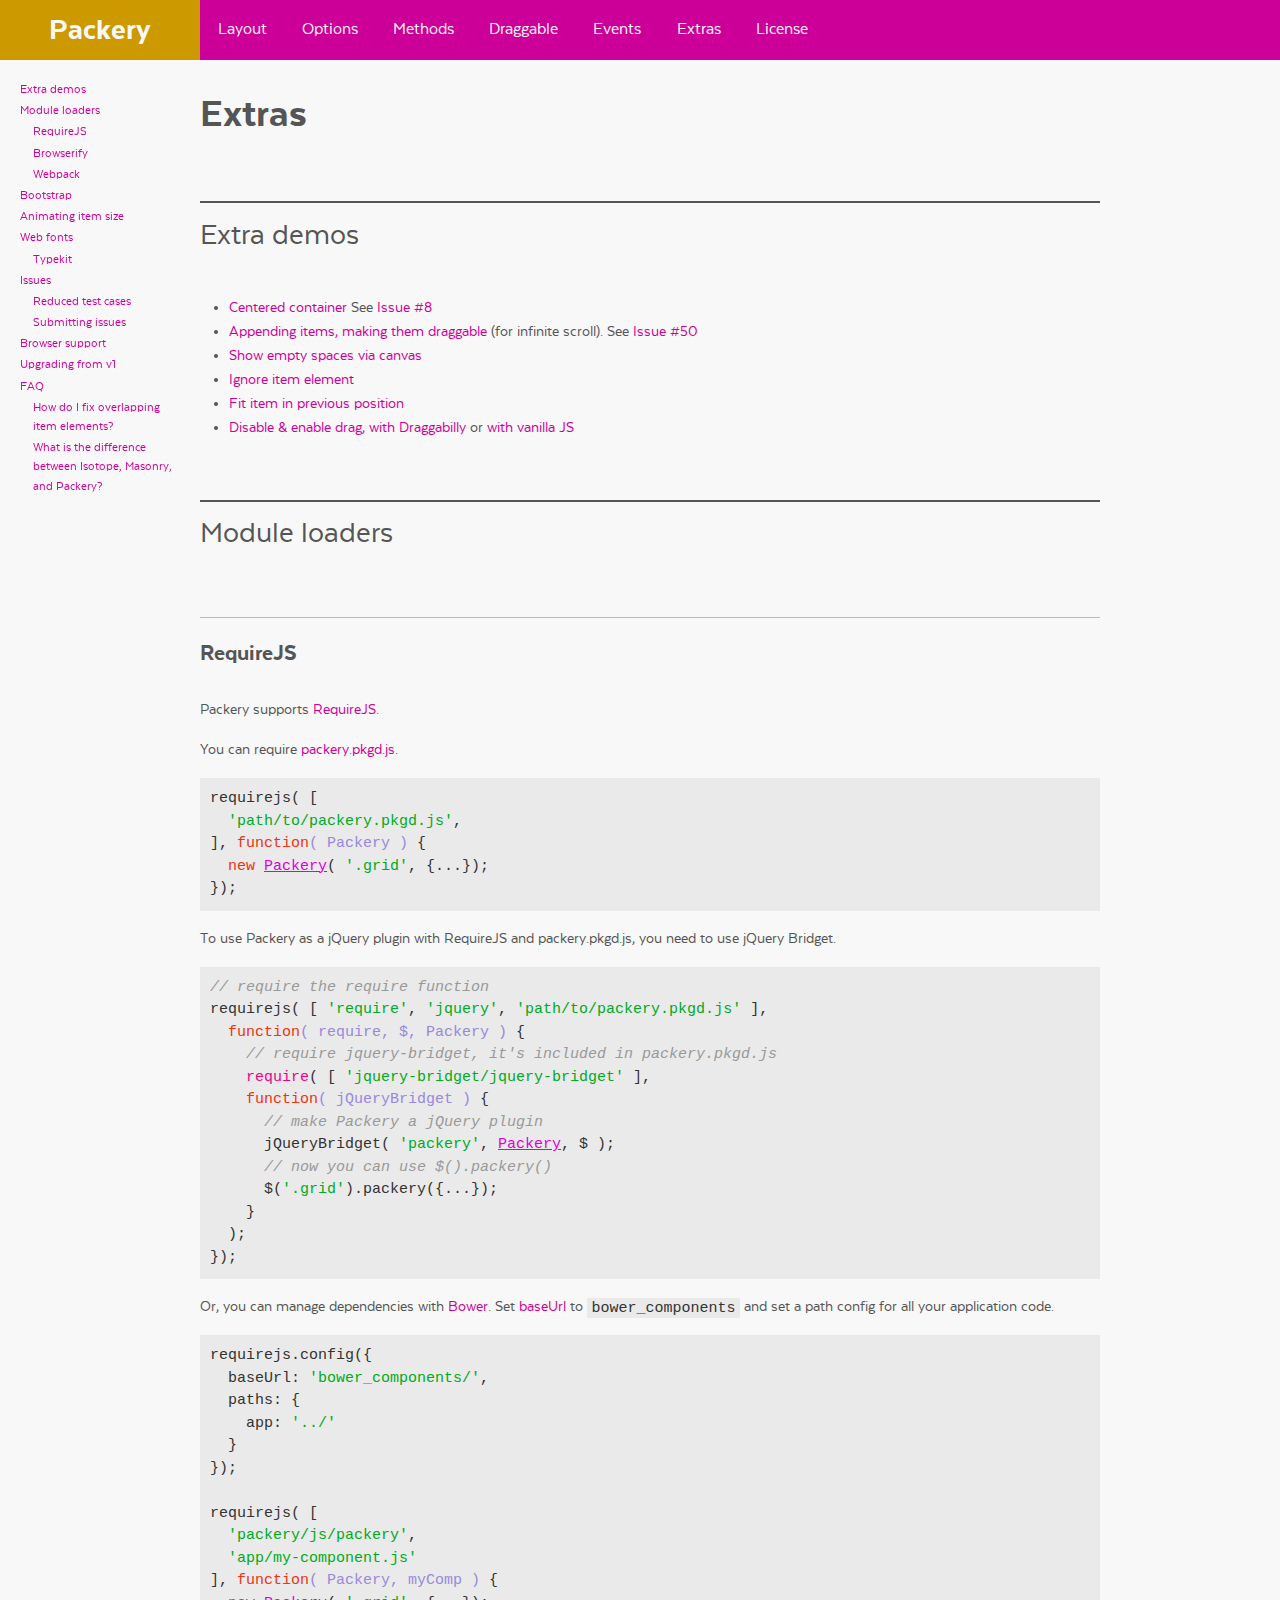
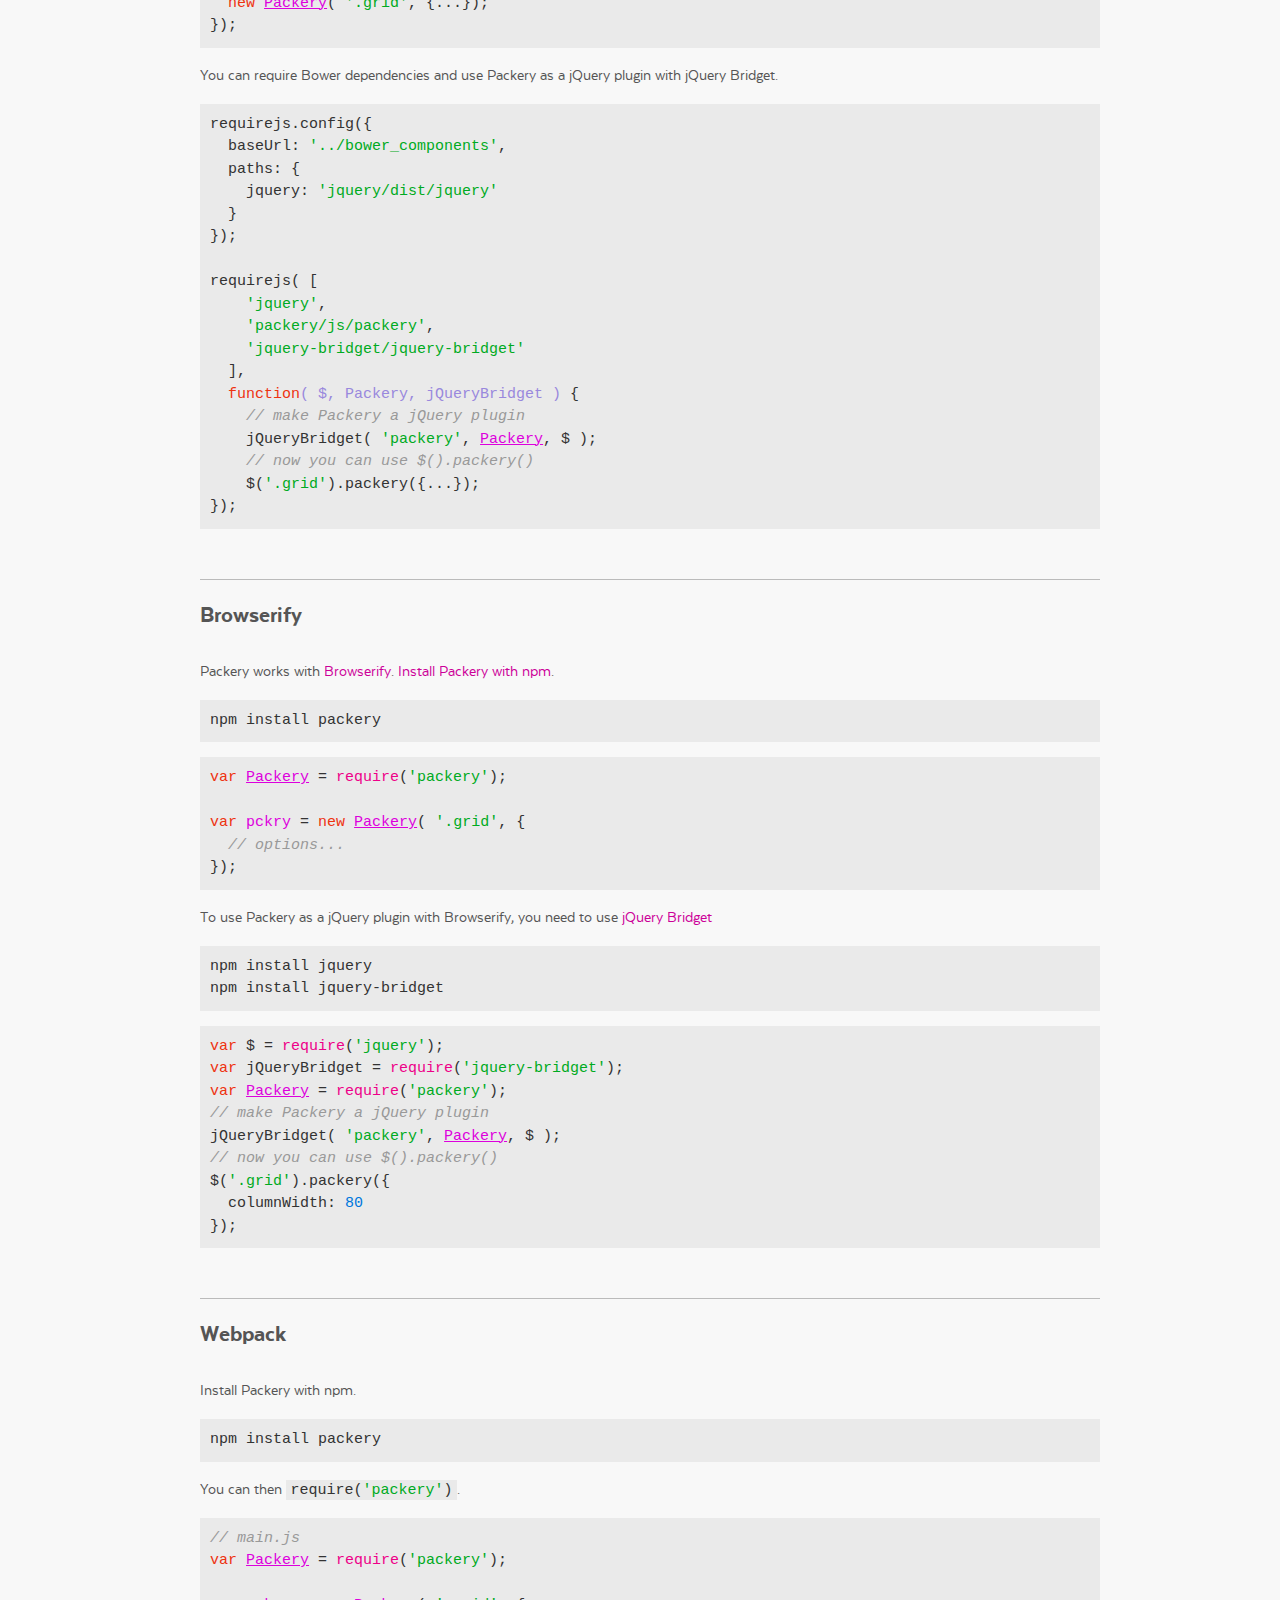
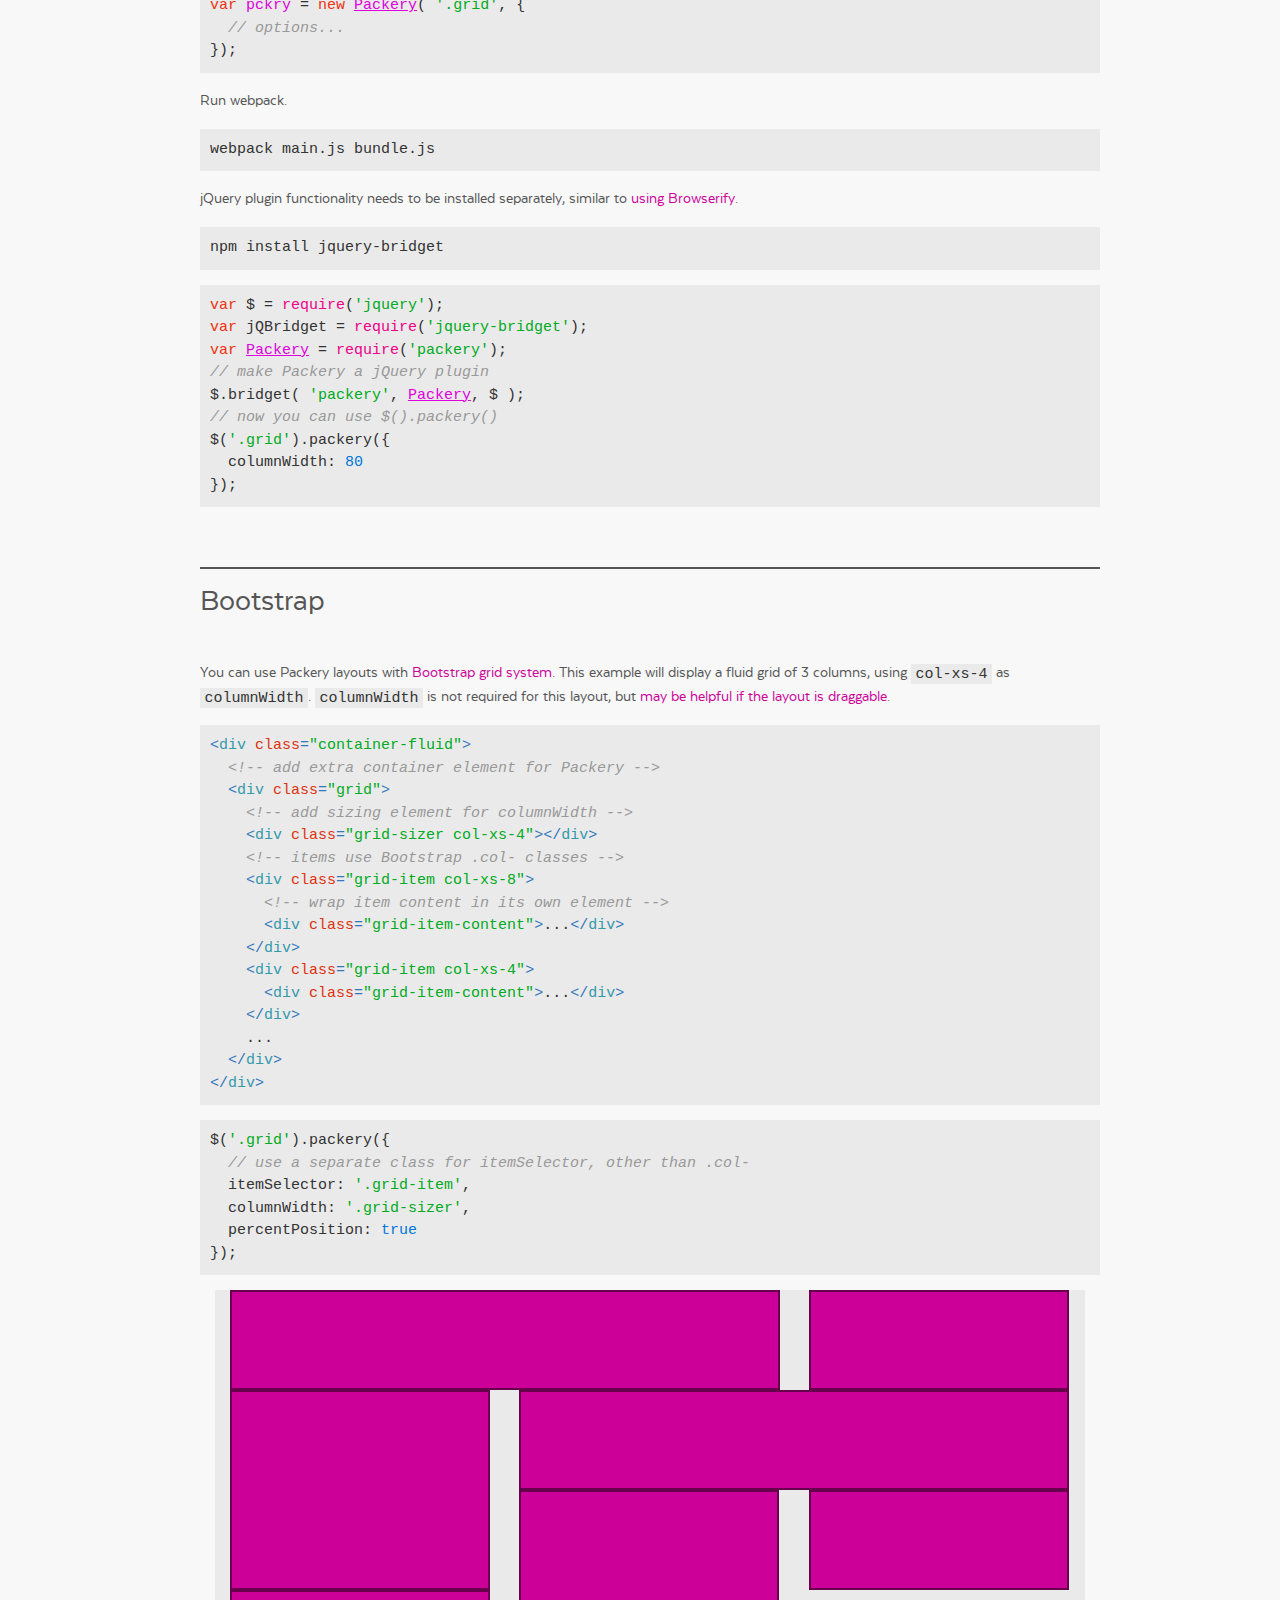
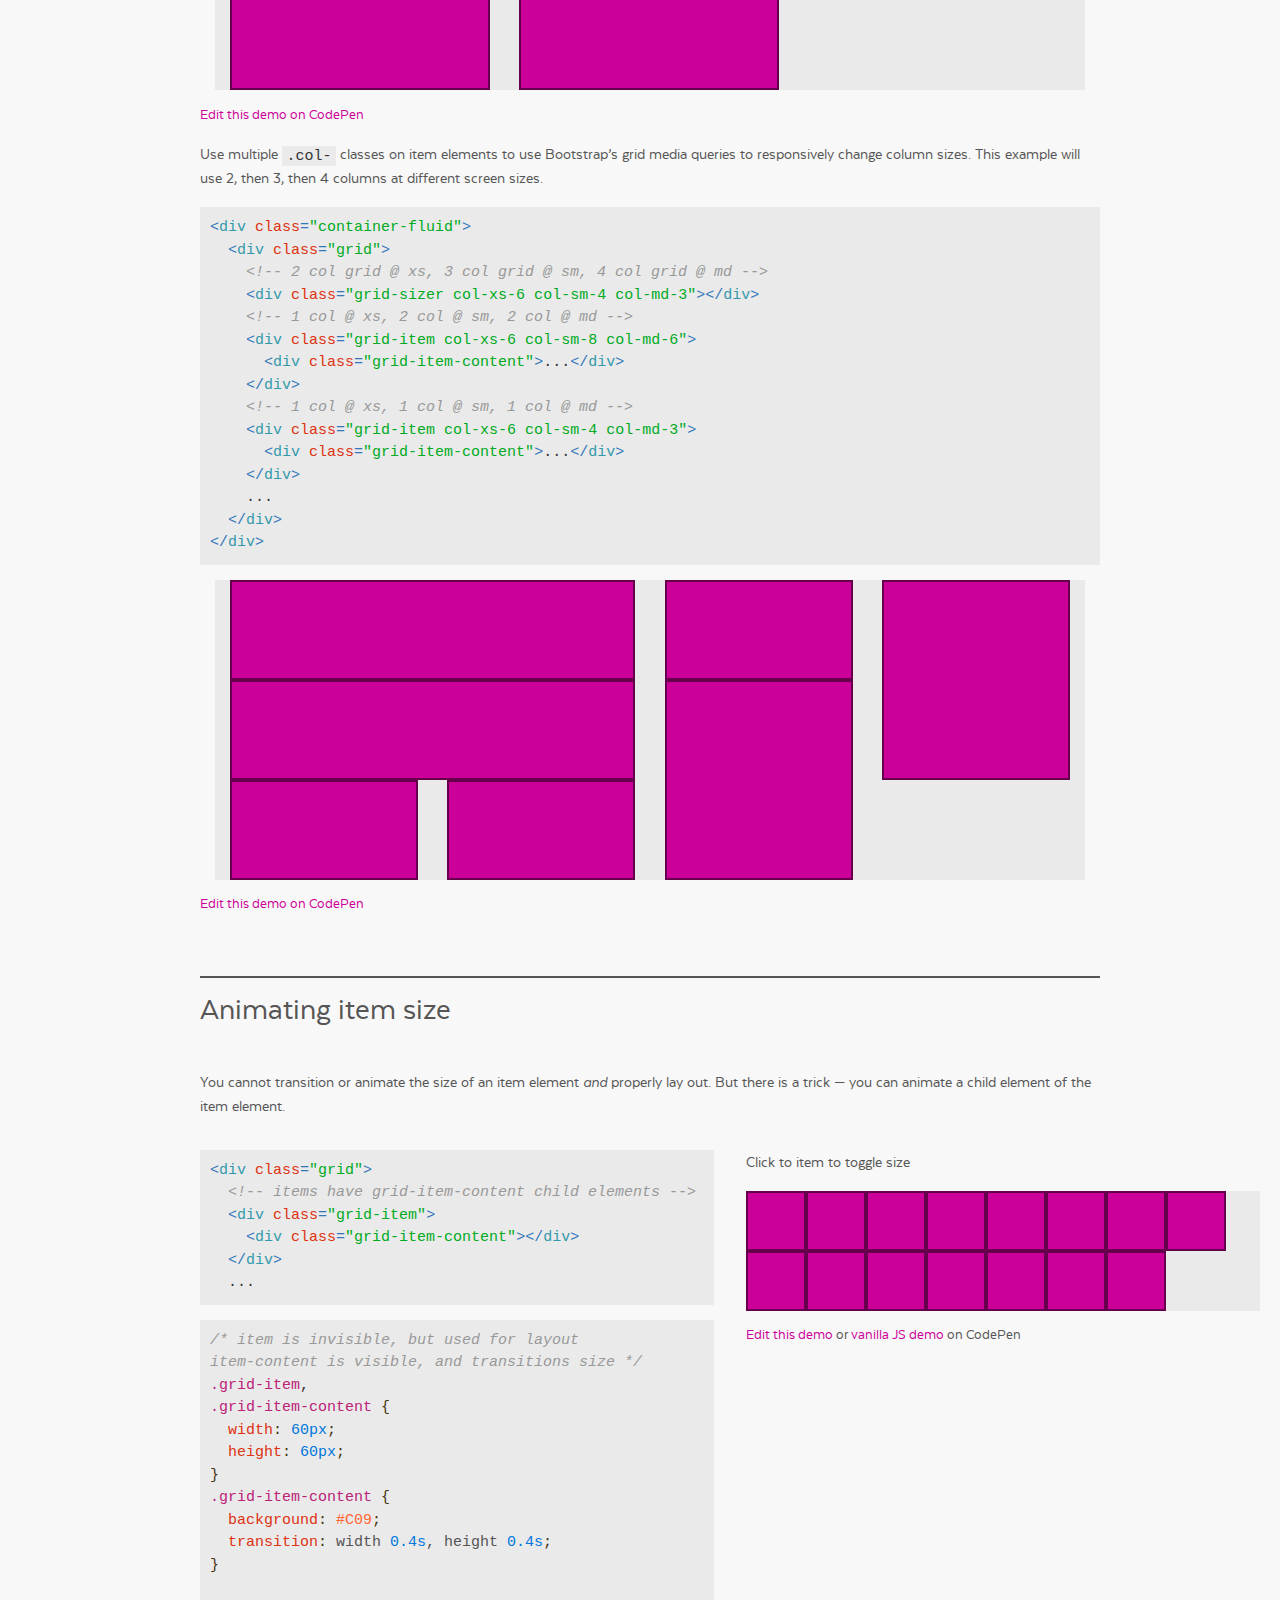
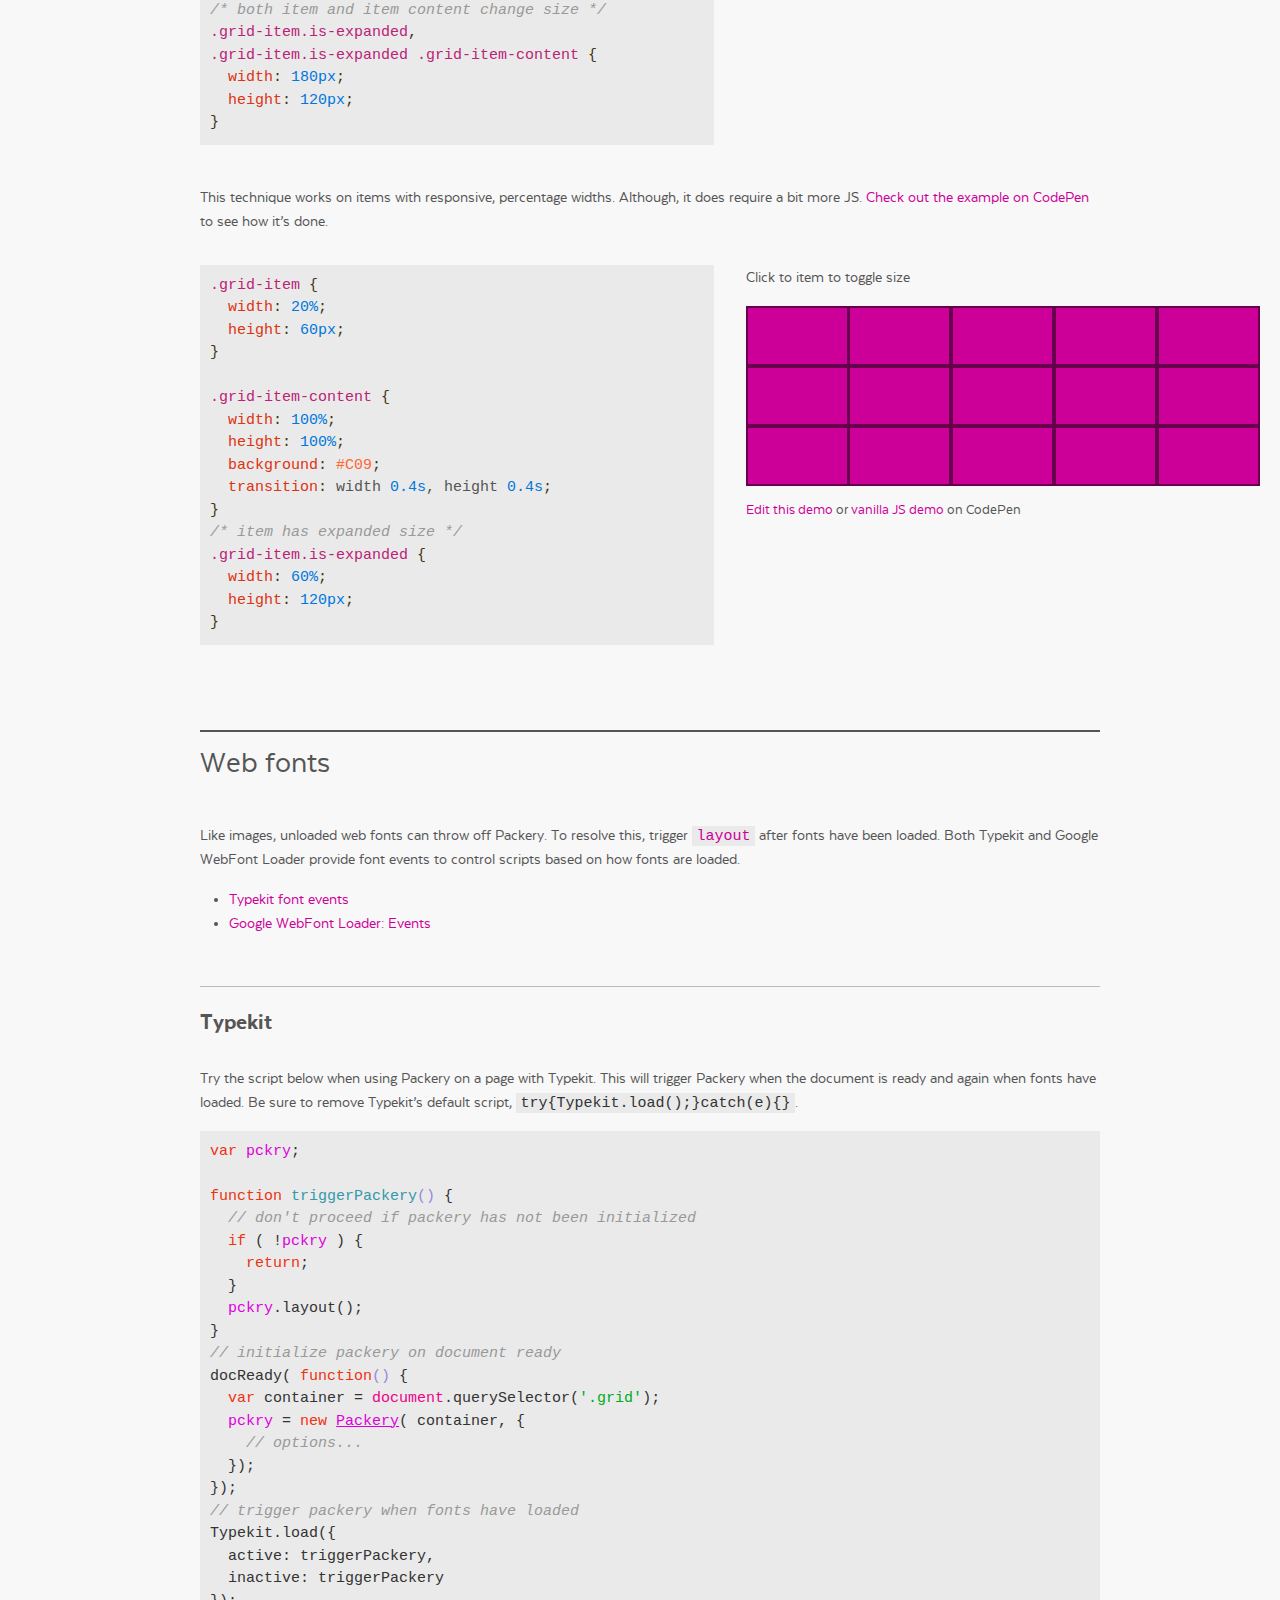
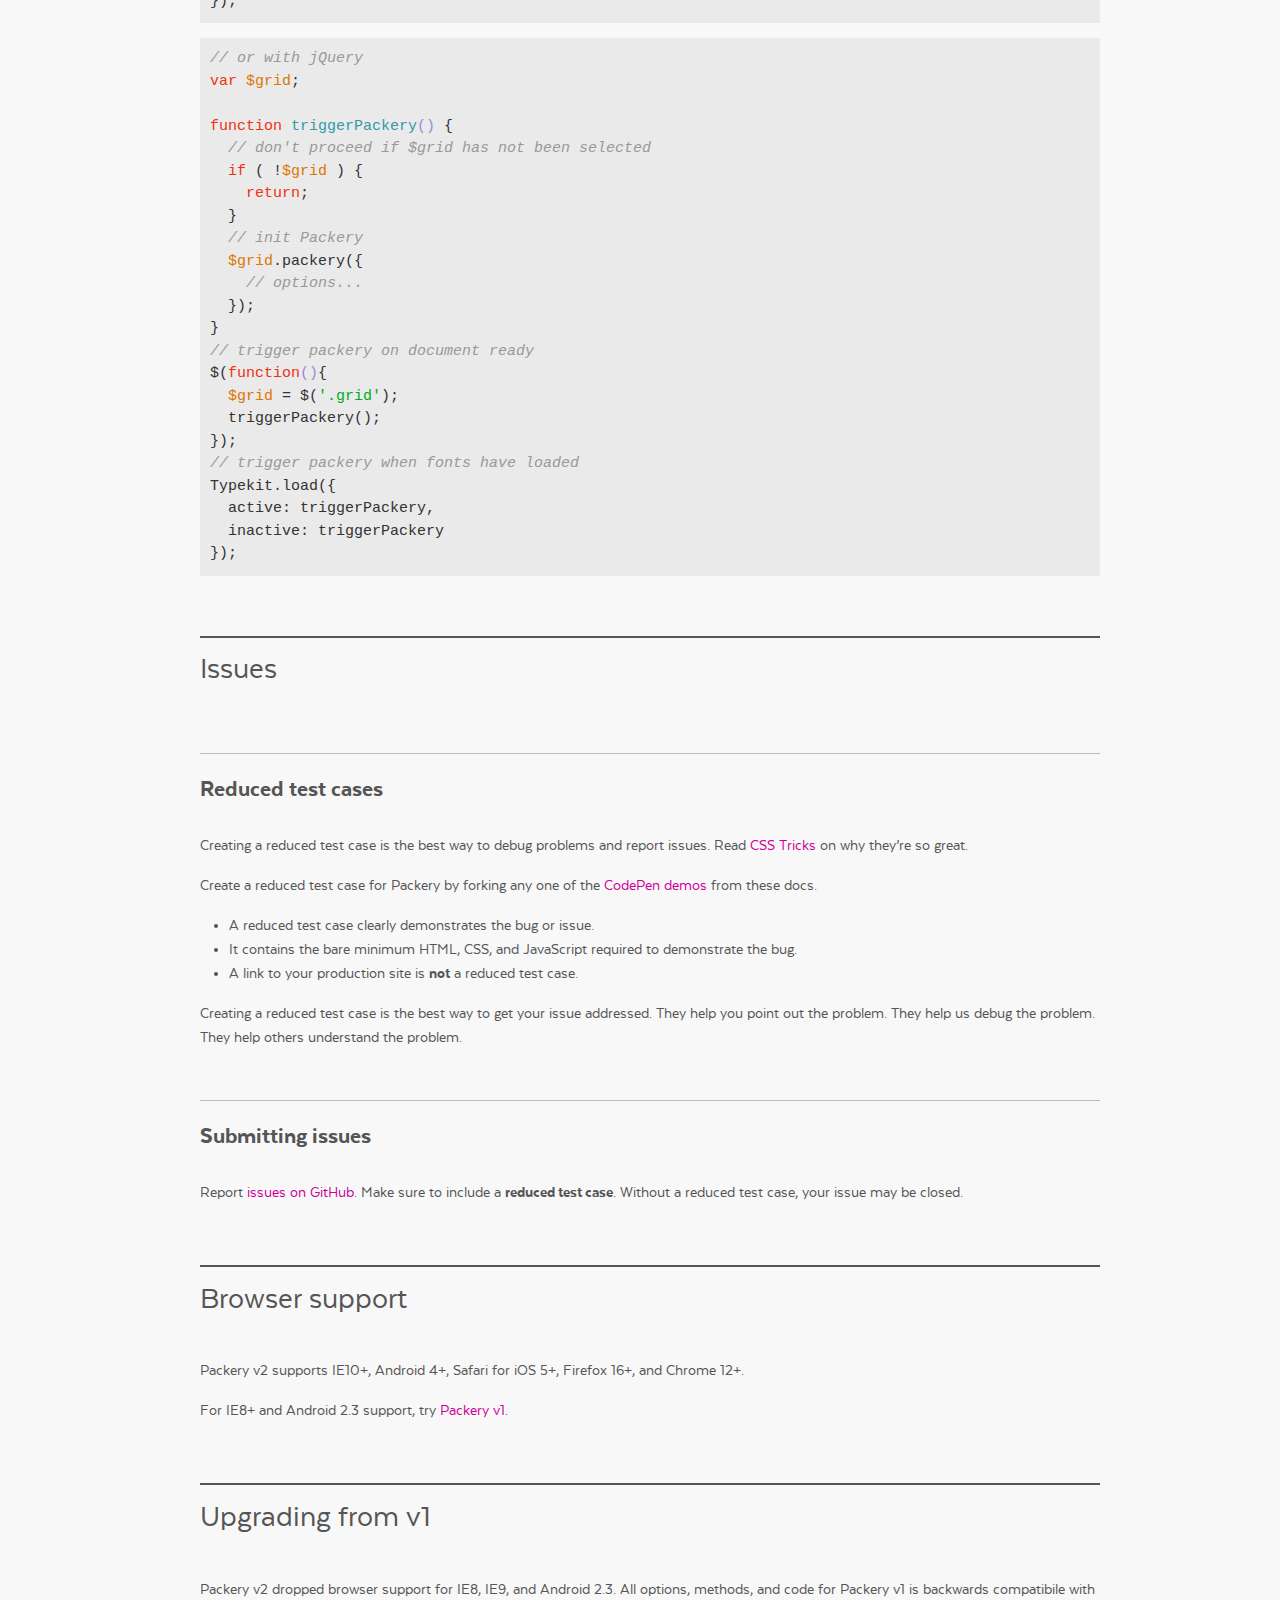
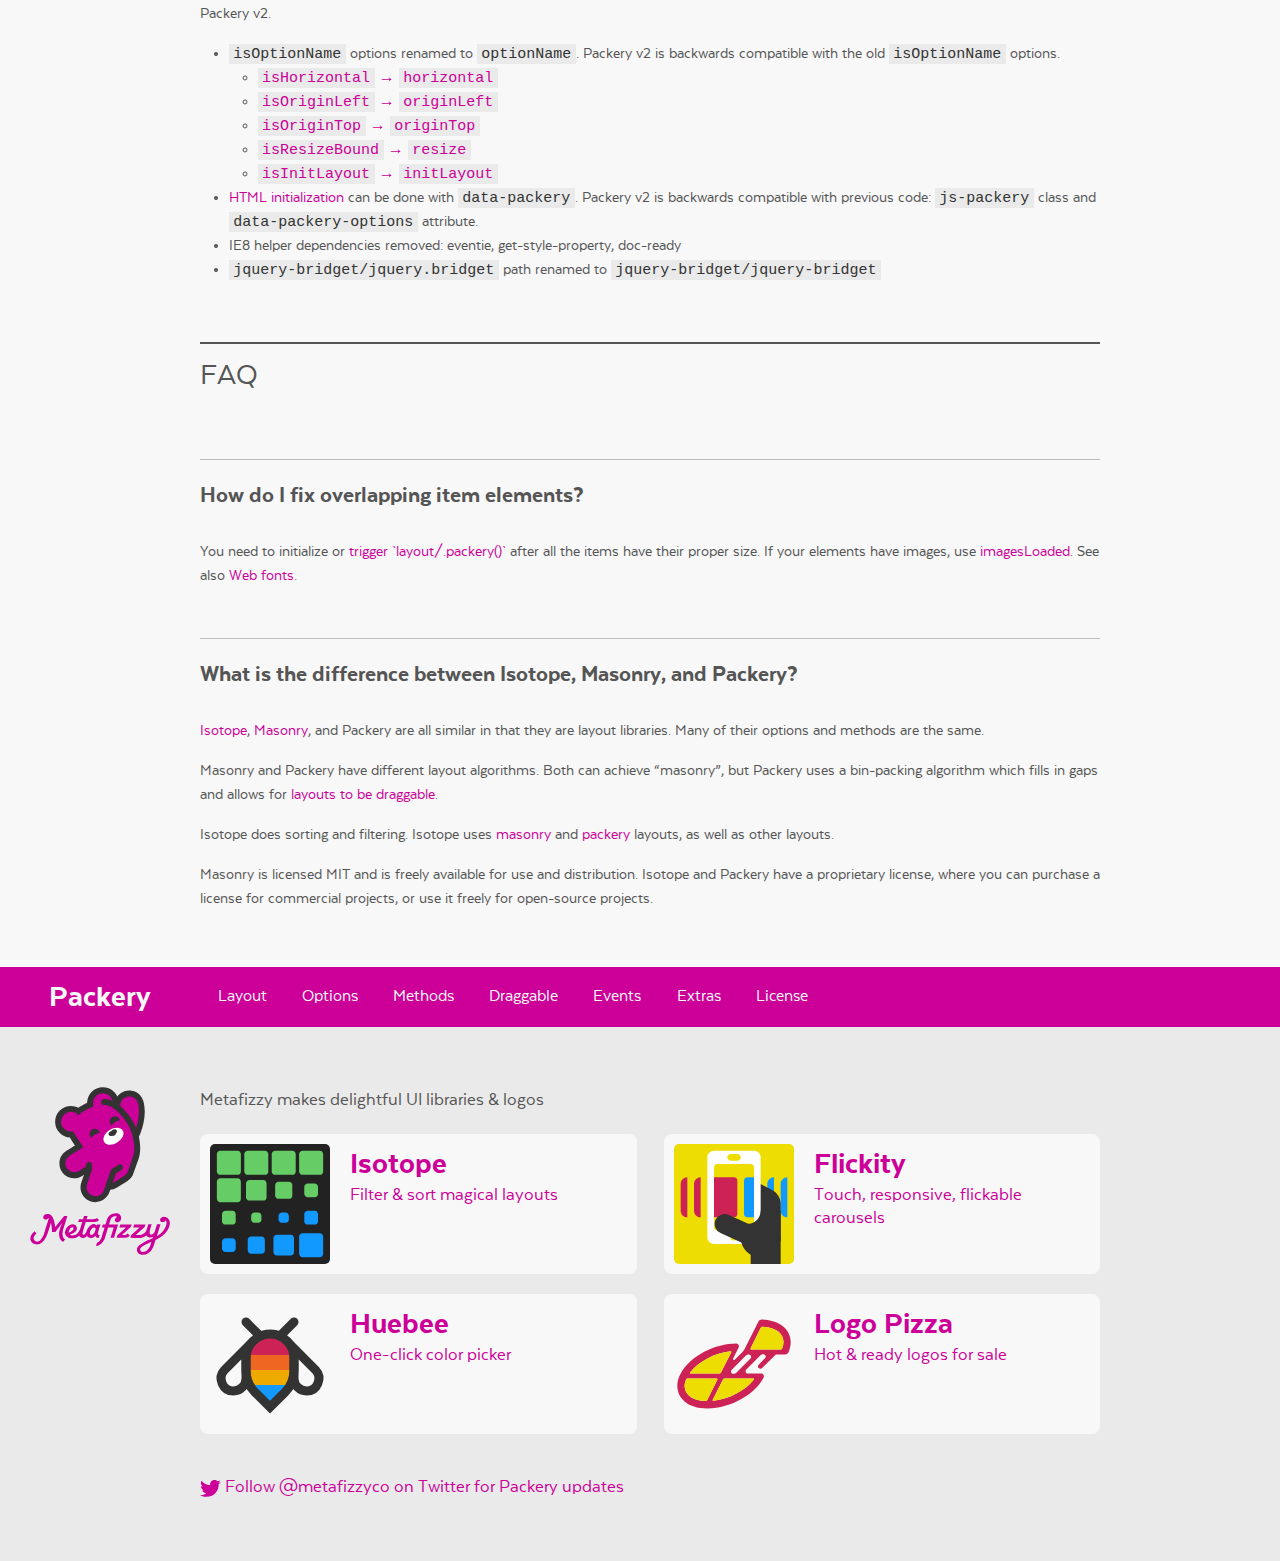
<file: packery-docs/extras.html>
<!doctype html>
<html class="export" lang="en">
<head>
  <meta charset="utf-8">
  <meta http-equiv="X-UA-Compatible" content="IE=edge,chrome=1">
  <meta name="viewport" content="width=device-width">
  <meta name="description" content="Gapless, draggable grid layouts">

  <title>Packery &#xB7; Extras</title>

    <link rel="stylesheet" href="css/packery-docs.css" media="screen">

  <meta name="twitter:card" content="summary">
  <meta name="twitter:site" content="@metafizzyco">
  <meta name="twitter:title" content="Packery Extras">
  <meta name="twitter:description" content="Gapless, draggable grid layouts">

</head>
<body class="-page" data-page="">

<div class="site-nav">
  <h1 class="site-nav__title"><a href=".">Packery</a></h1>
  <ol class="site-nav__list">
    <li class="site-nav__item site-nav__item--layout"><a href="layout.html">Layout</a></li>
    <li class="site-nav__item site-nav__item--options"><a href="options.html">Options</a></li>
    <li class="site-nav__item site-nav__item--methods"><a href="methods.html">Methods</a></li>
    <li class="site-nav__item site-nav__item--draggable"><a href="draggable.html">Draggable</a></li>
    <li class="site-nav__item site-nav__item--events"><a href="events.html">Events</a></li>
    <li class="site-nav__item site-nav__item--extras"><a href="extras.html">Extras</a></li>
    <li class="site-nav__item site-nav__item--license"><a href="license.html">License</a></li>
  </ol>
</div>


<div id="content" class="main">

  <div class="container">
      <h1>Extras</h1>

    <ul class="page-nav" data-js="page-nav">
<li class="page-nav__item page-nav__item--h2"><a href="#extra-demos">Extra demos</a></li>
<li class="page-nav__item page-nav__item--h2"><a href="#module-loaders">Module loaders</a></li>
<li class="page-nav__item page-nav__item--h3"><a href="#requirejs">RequireJS</a></li>
<li class="page-nav__item page-nav__item--h3"><a href="#browserify">Browserify</a></li>
<li class="page-nav__item page-nav__item--h3"><a href="#webpack">Webpack</a></li>
<li class="page-nav__item page-nav__item--h2"><a href="#bootstrap">Bootstrap</a></li>
<li class="page-nav__item page-nav__item--h2"><a href="#animating-item-size">Animating item size</a></li>
<li class="page-nav__item page-nav__item--h2"><a href="#web-fonts">Web fonts</a></li>
<li class="page-nav__item page-nav__item--h3"><a href="#typekit">Typekit</a></li>
<li class="page-nav__item page-nav__item--h2"><a href="#issues">Issues</a></li>
<li class="page-nav__item page-nav__item--h3"><a href="#reduced-test-cases">Reduced test cases</a></li>
<li class="page-nav__item page-nav__item--h3"><a href="#submitting-issues">Submitting issues</a></li>
<li class="page-nav__item page-nav__item--h2"><a href="#browser-support">Browser support</a></li>
<li class="page-nav__item page-nav__item--h2"><a href="#upgrading-from-v1">Upgrading from v1</a></li>
<li class="page-nav__item page-nav__item--h2"><a href="#faq">FAQ</a></li>
<li class="page-nav__item page-nav__item--h3"><a href="#how-do-i-fix-overlapping-item-elements">How do I fix overlapping item elements?</a></li>
<li class="page-nav__item page-nav__item--h3"><a href="#what-is-the-difference-between-isotope-masonry-and-packery">What is the difference between Isotope, Masonry, and Packery?</a></li>
</ul>



<h2 id="extra-demos">Extra demos</h2>

<ul>
  <li><a href="http://codepen.io/desandro/pen/chisC">Centered container</a> See <a href="https://github.com/metafizzy/packery/issues/8#issuecomment-16780631">Issue #8</a></li>
  <li><a href="http://codepen.io/desandro/pen/mjcGq">Appending items, making them draggable</a> (for infinite scroll). See <a href="https://github.com/metafizzy/packery/issues/50">Issue #50</a></li>
  <li><a href="http://codepen.io/desandro/pen/shleG">Show empty spaces via canvas</a></li>
  <li><a href="http://codepen.io/desandro/pen/tjFKl">Ignore item element</a></li>
  <li><a href="http://codepen.io/desandro/pen/WxjJJW/">Fit item in previous position</a></li>
  <li><a href="http://codepen.io/desandro/pen/vKjAPE/">Disable &amp; enable drag, with Draggabilly</a> or <a href="http://codepen.io/desandro/pen/PzZaAG/">with vanilla JS</a></li>
</ul>


<h2 id="module-loaders">Module loaders</h2>


<h3 id="requirejs">RequireJS</h3>

<p>Packery supports <a href="http://requirejs.org">RequireJS</a>.</p>

<p>You can require <a href="packery.pkgd.js">packery.pkgd.js</a>.</p>

<pre><code class="js">requirejs( [
  <span class="string">&apos;path/to/packery.pkgd.js&apos;</span>,
], <span class="function"><span class="keyword">function</span><span class="params">( Packery )</span> </span>{
  <span class="keyword">new</span> <span class="packery">Packery</span>( <span class="string">&apos;.grid&apos;</span>, {...});
});
</code></pre>

<p id="requirejs-pkgd-jquery">To use Packery as a jQuery plugin with RequireJS and packery.pkgd.js, you need to use jQuery Bridget.</p>


<pre><code class="js"><span class="comment">// require the require function</span>
requirejs( [ <span class="string">&apos;require&apos;</span>, <span class="string">&apos;jquery&apos;</span>, <span class="string">&apos;path/to/packery.pkgd.js&apos;</span> ],
  <span class="function"><span class="keyword">function</span><span class="params">( require, $, Packery )</span> </span>{
    <span class="comment">// require jquery-bridget, it&apos;s included in packery.pkgd.js</span>
    <span class="built_in">require</span>( [ <span class="string">&apos;jquery-bridget/jquery-bridget&apos;</span> ],
    <span class="function"><span class="keyword">function</span><span class="params">( jQueryBridget )</span> </span>{
      <span class="comment">// make Packery a jQuery plugin</span>
      jQueryBridget( <span class="string">&apos;packery&apos;</span>, <span class="packery">Packery</span>, $ );
      <span class="comment">// now you can use $().packery()</span>
      $(<span class="string">&apos;.grid&apos;</span>).packery({...});
    }
  );
});
</code></pre>

<p id="requirejs-bower">Or, you can manage dependencies with <a href="http://bower.io">Bower</a>. Set <a href="http://requirejs.org/docs/api.html#config-baseUrl">baseUrl</a> to <code>bower_components</code> and set a path config for all your application code.</p>

<pre><code class="js">requirejs.config({
  baseUrl: <span class="string">&apos;bower_components/&apos;</span>,
  paths: {
    app: <span class="string">&apos;../&apos;</span>
  }
});

requirejs( [
  <span class="string">&apos;packery/js/packery&apos;</span>,
  <span class="string">&apos;app/my-component.js&apos;</span>
], <span class="function"><span class="keyword">function</span><span class="params">( Packery, myComp )</span> </span>{
  <span class="keyword">new</span> <span class="packery">Packery</span>( <span class="string">&apos;.grid&apos;</span>, {...});
});
</code></pre>

<p id="requirejs-bower-jquery">You can require Bower dependencies and use Packery as a jQuery plugin with jQuery Bridget.</p>

<pre><code class="js">requirejs.config({
  baseUrl: <span class="string">&apos;../bower_components&apos;</span>,
  paths: {
    jquery: <span class="string">&apos;jquery/dist/jquery&apos;</span>
  }
});

requirejs( [
    <span class="string">&apos;jquery&apos;</span>,
    <span class="string">&apos;packery/js/packery&apos;</span>,
    <span class="string">&apos;jquery-bridget/jquery-bridget&apos;</span>
  ],
  <span class="function"><span class="keyword">function</span><span class="params">( $, Packery, jQueryBridget )</span> </span>{
    <span class="comment">// make Packery a jQuery plugin</span>
    jQueryBridget( <span class="string">&apos;packery&apos;</span>, <span class="packery">Packery</span>, $ );
    <span class="comment">// now you can use $().packery()</span>
    $(<span class="string">&apos;.grid&apos;</span>).packery({...});
});
</code></pre>


<h3 id="browserify">Browserify</h3>

<p>Packery works with <a href="http://browserify.org">Browserify</a>. <a href="https://www.npmjs.org/package/packery">Install Packery with npm</a>.</p>

<pre><code>npm install packery
</code></pre>

<pre><code class="js"><span class="keyword">var</span> <span class="packery">Packery</span> = <span class="built_in">require</span>(<span class="string">&apos;packery&apos;</span>);

<span class="keyword">var</span> <span class="packery_var">pckry</span> = <span class="keyword">new</span> <span class="packery">Packery</span>( <span class="string">&apos;.grid&apos;</span>, {
  <span class="comment">// options...</span>
});
</code></pre>

<p id="browserify-jquery">To use Packery as a jQuery plugin with Browserify, you need to use <a href="https://www.npmjs.org/package/jquery-bridget">jQuery Bridget</a></p>

<pre><code>npm install jquery
npm install jquery-bridget
</code></pre>

<pre><code class="js"><span class="keyword">var</span> $ = <span class="built_in">require</span>(<span class="string">&apos;jquery&apos;</span>);
<span class="keyword">var</span> jQueryBridget = <span class="built_in">require</span>(<span class="string">&apos;jquery-bridget&apos;</span>);
<span class="keyword">var</span> <span class="packery">Packery</span> = <span class="built_in">require</span>(<span class="string">&apos;packery&apos;</span>);
<span class="comment">// make Packery a jQuery plugin</span>
jQueryBridget( <span class="string">&apos;packery&apos;</span>, <span class="packery">Packery</span>, $ );
<span class="comment">// now you can use $().packery()</span>
$(<span class="string">&apos;.grid&apos;</span>).packery({
  columnWidth: <span class="number">80</span>
});
</code></pre>


<h3 id="webpack">Webpack</h3>

<p>Install Packery with npm.</p>

<pre><code class="bash">npm install packery
</code></pre>

<p>You can then <code>require(<span class="string">&apos;packery&apos;</span>)</code>.</p>

<pre><code class="js"><span class="comment">// main.js</span>
<span class="keyword">var</span> <span class="packery">Packery</span> = <span class="built_in">require</span>(<span class="string">&apos;packery&apos;</span>);

<span class="keyword">var</span> <span class="packery_var">pckry</span> = <span class="keyword">new</span> <span class="packery">Packery</span>( <span class="string">&apos;.grid&apos;</span>, {
  <span class="comment">// options...</span>
});
</code></pre>

<p>Run webpack.</p>


<pre><code class="bash">webpack main.js bundle.js
</code></pre>

<p>jQuery plugin functionality needs to be installed separately, similar to <a href="#browserify">using Browserify</a>.</p>

<pre><code class="bash">npm install jquery-bridget
</code></pre>

<pre><code class="js"><span class="keyword">var</span> $ = <span class="built_in">require</span>(<span class="string">&apos;jquery&apos;</span>);
<span class="keyword">var</span> jQBridget = <span class="built_in">require</span>(<span class="string">&apos;jquery-bridget&apos;</span>);
<span class="keyword">var</span> <span class="packery">Packery</span> = <span class="built_in">require</span>(<span class="string">&apos;packery&apos;</span>);
<span class="comment">// make Packery a jQuery plugin</span>
$.bridget( <span class="string">&apos;packery&apos;</span>, <span class="packery">Packery</span>, $ );
<span class="comment">// now you can use $().packery()</span>
$(<span class="string">&apos;.grid&apos;</span>).packery({
  columnWidth: <span class="number">80</span>
});
</code></pre>


<h2 id="bootstrap">Bootstrap</h2>

<p>You can use Packery layouts with <a href="http://getbootstrap.com/css/#grid">Bootstrap grid system</a>. This example will display a fluid grid of 3 columns, using <code>col-xs-4</code> as <code>columnWidth</code>. <code>columnWidth</code> is not required for this layout, but <a href="draggable.html#grid-drop-positions">may be helpful if the layout is draggable</a>.</p>

<div class="example">
  <div class="example__code">
<pre><code class="html"><span class="tag">&lt;<span class="title">div</span> <span class="attribute">class</span>=<span class="value">&quot;container-fluid&quot;</span>&gt;</span>
  <span class="comment">&lt;!-- add extra container element for Packery --&gt;</span>
  <span class="tag">&lt;<span class="title">div</span> <span class="attribute">class</span>=<span class="value">&quot;grid&quot;</span>&gt;</span>
    <span class="comment">&lt;!-- add sizing element for columnWidth --&gt;</span>
    <span class="tag">&lt;<span class="title">div</span> <span class="attribute">class</span>=<span class="value">&quot;grid-sizer col-xs-4&quot;</span>&gt;</span><span class="tag">&lt;/<span class="title">div</span>&gt;</span>
    <span class="comment">&lt;!-- items use Bootstrap .col- classes --&gt;</span>
    <span class="tag">&lt;<span class="title">div</span> <span class="attribute">class</span>=<span class="value">&quot;grid-item col-xs-8&quot;</span>&gt;</span>
      <span class="comment">&lt;!-- wrap item content in its own element --&gt;</span>
      <span class="tag">&lt;<span class="title">div</span> <span class="attribute">class</span>=<span class="value">&quot;grid-item-content&quot;</span>&gt;</span>...<span class="tag">&lt;/<span class="title">div</span>&gt;</span>
    <span class="tag">&lt;/<span class="title">div</span>&gt;</span>
    <span class="tag">&lt;<span class="title">div</span> <span class="attribute">class</span>=<span class="value">&quot;grid-item col-xs-4&quot;</span>&gt;</span>
      <span class="tag">&lt;<span class="title">div</span> <span class="attribute">class</span>=<span class="value">&quot;grid-item-content&quot;</span>&gt;</span>...<span class="tag">&lt;/<span class="title">div</span>&gt;</span>
    <span class="tag">&lt;/<span class="title">div</span>&gt;</span>
    ...
  <span class="tag">&lt;/<span class="title">div</span>&gt;</span>
<span class="tag">&lt;/<span class="title">div</span>&gt;</span>
</code></pre>

<pre><code class="js">$(<span class="string">&apos;.grid&apos;</span>).packery({
  <span class="comment">// use a separate class for itemSelector, other than .col-</span>
  itemSelector: <span class="string">&apos;.grid-item&apos;</span>, 
  columnWidth: <span class="string">&apos;.grid-sizer&apos;</span>,
  percentPosition: <span class="literal">true</span>
});
</code></pre>
  </div>
  <div class="example__demo">
  
    <div class="bootstrap__container-fluid">
      <div class="grid js-masonry" data-packery="{ &quot;itemSelector&quot;: &quot;.bootstrap__grid-item&quot;, &quot;columnWidth&quot;: &quot;.grid-sizer&quot;, &quot;percentPosition&quot;: true }">
        <div class="grid-sizer bootstrap__col-xs-4"></div>
        <div class="bootstrap__grid-item bootstrap__col-xs-8">
          <div class="bootstrap__grid-item-content"></div>
        </div>
        <div class="bootstrap__grid-item bootstrap__col-xs-4">
          <div class="bootstrap__grid-item-content"></div>
        </div>
        <div class="bootstrap__grid-item bootstrap__col-xs-4">
          <div class="bootstrap__grid-item-content bootstrap__grid-item-content--height2"></div>
        </div>
        <div class="bootstrap__grid-item bootstrap__col-xs-8">
          <div class="bootstrap__grid-item-content"></div>
        </div>
        <div class="bootstrap__grid-item bootstrap__col-xs-4">
          <div class="bootstrap__grid-item-content bootstrap__grid-item-content--height2"></div>
        </div>
        <div class="bootstrap__grid-item bootstrap__col-xs-4">
          <div class="bootstrap__grid-item-content"></div>
        </div>
        <div class="bootstrap__grid-item bootstrap__col-xs-4">
          <div class="bootstrap__grid-item-content"></div>
        </div>
      </div>
  
    </div>
  
    <p class="edit-demo">
        <a href="http://codepen.io/desandro/pen/wMXWLZ">Edit this demo on CodePen</a>
    </p>
  </div>
</div>

<p>Use multiple <code>.col-</code> classes on item elements to use Bootstrap&#x2019;s grid media queries to responsively change column sizes. This example will use 2, then 3, then 4 columns at different screen sizes.</p>

<div class="example">
  <div class="example__code">
<pre><code class="html"><span class="tag">&lt;<span class="title">div</span> <span class="attribute">class</span>=<span class="value">&quot;container-fluid&quot;</span>&gt;</span>
  <span class="tag">&lt;<span class="title">div</span> <span class="attribute">class</span>=<span class="value">&quot;grid&quot;</span>&gt;</span>
    <span class="comment">&lt;!-- 2 col grid @ xs, 3 col grid @ sm, 4 col grid @ md --&gt;</span>
    <span class="tag">&lt;<span class="title">div</span> <span class="attribute">class</span>=<span class="value">&quot;grid-sizer col-xs-6 col-sm-4 col-md-3&quot;</span>&gt;</span><span class="tag">&lt;/<span class="title">div</span>&gt;</span>
    <span class="comment">&lt;!-- 1 col @ xs, 2 col @ sm, 2 col @ md --&gt;</span>
    <span class="tag">&lt;<span class="title">div</span> <span class="attribute">class</span>=<span class="value">&quot;grid-item col-xs-6 col-sm-8 col-md-6&quot;</span>&gt;</span>
      <span class="tag">&lt;<span class="title">div</span> <span class="attribute">class</span>=<span class="value">&quot;grid-item-content&quot;</span>&gt;</span>...<span class="tag">&lt;/<span class="title">div</span>&gt;</span>
    <span class="tag">&lt;/<span class="title">div</span>&gt;</span>
    <span class="comment">&lt;!-- 1 col @ xs, 1 col @ sm, 1 col @ md --&gt;</span>
    <span class="tag">&lt;<span class="title">div</span> <span class="attribute">class</span>=<span class="value">&quot;grid-item col-xs-6 col-sm-4 col-md-3&quot;</span>&gt;</span>
      <span class="tag">&lt;<span class="title">div</span> <span class="attribute">class</span>=<span class="value">&quot;grid-item-content&quot;</span>&gt;</span>...<span class="tag">&lt;/<span class="title">div</span>&gt;</span>
    <span class="tag">&lt;/<span class="title">div</span>&gt;</span>
    ...
  <span class="tag">&lt;/<span class="title">div</span>&gt;</span>
<span class="tag">&lt;/<span class="title">div</span>&gt;</span>
</code></pre>
  </div>
  <div class="example__demo">
  
    <div class="bootstrap__container-fluid">
      <div class="grid" data-packery="{ &quot;itemSelector&quot;: &quot;.bootstrap__grid-item&quot;, &quot;columnWidth&quot;: &quot;.grid-sizer&quot;, &quot;percentPosition&quot;: true }">
        <div class="grid-sizer bootstrap__col-xs-6 bootstrap__col-sm-4 bootstrap__col-md-3"></div>
        <div class="bootstrap__grid-item bootstrap__col-xs-6 bootstrap__col-sm-8 bootstrap__col-md-6">
          <div class="bootstrap__grid-item-content"></div>
        </div>
        <div class="bootstrap__grid-item bootstrap__col-xs-6 bootstrap__col-sm-4 bootstrap__col-md-3">
          <div class="bootstrap__grid-item-content"></div>
        </div>
        <div class="bootstrap__grid-item bootstrap__col-xs-6 bootstrap__col-sm-4 bootstrap__col-md-3">
          <div class="bootstrap__grid-item-content bootstrap__grid-item-content--height2"></div>
        </div>
        <div class="bootstrap__grid-item bootstrap__col-xs-6 bootstrap__col-sm-8 bootstrap__col-md-6">
          <div class="bootstrap__grid-item-content"></div>
        </div>
        <div class="bootstrap__grid-item bootstrap__col-xs-6 bootstrap__col-sm-4 bootstrap__col-md-3">
          <div class="bootstrap__grid-item-content bootstrap__grid-item-content--height2"></div>
        </div>
        <div class="bootstrap__grid-item bootstrap__col-xs-6 bootstrap__col-sm-4 bootstrap__col-md-3">
          <div class="bootstrap__grid-item-content"></div>
        </div>
        <div class="bootstrap__grid-item bootstrap__col-xs-6 bootstrap__col-sm-4 bootstrap__col-md-3">
          <div class="bootstrap__grid-item-content"></div>
        </div>
      </div>
  
    </div>
  
    <p class="edit-demo">
        <a href="http://codepen.io/desandro/pen/bEKeXy">Edit this demo on CodePen</a>
    </p>
  </div>
</div>


<h2 id="animating-item-size">Animating item size</h2>

<p>You cannot transition or animate the size of an item element <em>and</em> properly lay out. But there is a trick &#x2014; you can animate a child element of the item element.</p>

<div class="duo example">
  <div class="duo__cell example__code">
<pre><code class="html"><span class="tag">&lt;<span class="title">div</span> <span class="attribute">class</span>=<span class="value">&quot;grid&quot;</span>&gt;</span>
  <span class="comment">&lt;!-- items have grid-item-content child elements --&gt;</span>
  <span class="tag">&lt;<span class="title">div</span> <span class="attribute">class</span>=<span class="value">&quot;grid-item&quot;</span>&gt;</span>
    <span class="tag">&lt;<span class="title">div</span> <span class="attribute">class</span>=<span class="value">&quot;grid-item-content&quot;</span>&gt;</span><span class="tag">&lt;/<span class="title">div</span>&gt;</span>
  <span class="tag">&lt;/<span class="title">div</span>&gt;</span>
  ...
</code></pre>

<pre><code class="css"><span class="comment">/* item is invisible, but used for layout
item-content is visible, and transitions size */</span>
<span class="class">.grid-item</span>,
<span class="class">.grid-item-content</span> <span class="rules">{
  <span class="rule"><span class="attribute">width</span>:<span class="value"> <span class="number">60px</span></span></span>;
  <span class="rule"><span class="attribute">height</span>:<span class="value"> <span class="number">60px</span></span></span>;
}</span>
<span class="class">.grid-item-content</span> <span class="rules">{
  <span class="rule"><span class="attribute">background</span>:<span class="value"> <span class="hexcolor">#C09</span></span></span>;
  <span class="rule"><span class="attribute">transition</span>:<span class="value"> width <span class="number">0.4s</span>, height <span class="number">0.4s</span></span></span>;
}</span>

<span class="comment">/* both item and item content change size */</span>
<span class="class">.grid-item</span><span class="class">.is-expanded</span>,
<span class="class">.grid-item</span><span class="class">.is-expanded</span> <span class="class">.grid-item-content</span> <span class="rules">{
  <span class="rule"><span class="attribute">width</span>:<span class="value"> <span class="number">180px</span></span></span>;
  <span class="rule"><span class="attribute">height</span>:<span class="value"> <span class="number">120px</span></span></span>;
}</span>
</code></pre>
  </div>
  <div class="duo__cell example__demo" data-js="animate-item-size">
    <p class="instruction">Click to item to toggle size</p>
    <div class="grid">
      <div class="animate-item-size-item">
        <div class="animate-item-size-item__content"></div>
      </div>
      <div class="animate-item-size-item">
        <div class="animate-item-size-item__content"></div>
      </div>
      <div class="animate-item-size-item">
        <div class="animate-item-size-item__content"></div>
      </div>
      <div class="animate-item-size-item">
        <div class="animate-item-size-item__content"></div>
      </div>
      <div class="animate-item-size-item">
        <div class="animate-item-size-item__content"></div>
      </div>
      <div class="animate-item-size-item">
        <div class="animate-item-size-item__content"></div>
      </div>
      <div class="animate-item-size-item">
        <div class="animate-item-size-item__content"></div>
      </div>
      <div class="animate-item-size-item">
        <div class="animate-item-size-item__content"></div>
      </div>
      <div class="animate-item-size-item">
        <div class="animate-item-size-item__content"></div>
      </div>
      <div class="animate-item-size-item">
        <div class="animate-item-size-item__content"></div>
      </div>
      <div class="animate-item-size-item">
        <div class="animate-item-size-item__content"></div>
      </div>
      <div class="animate-item-size-item">
        <div class="animate-item-size-item__content"></div>
      </div>
      <div class="animate-item-size-item">
        <div class="animate-item-size-item__content"></div>
      </div>
      <div class="animate-item-size-item">
        <div class="animate-item-size-item__content"></div>
      </div>
      <div class="animate-item-size-item">
        <div class="animate-item-size-item__content"></div>
      </div>
    </div>
    <p class="edit-demo">
        <a href="http://codepen.io/desandro/pen/tfugk">Edit this demo</a>
        or <a href="http://codepen.io/desandro/pen/rIfop">vanilla JS demo</a> on CodePen
    </p>
  </div>
</div>

<p>This technique works on items with responsive, percentage widths. Although, it does require a bit more JS. <a href="http://codepen.io/desandro/pen/jGJKL">Check out the example on CodePen</a> to see how it&#x2019;s done.</p>

<div class="duo example">
  <div class="duo__cell example__code">
<pre><code class="css"><span class="class">.grid-item</span> <span class="rules">{
  <span class="rule"><span class="attribute">width</span>:<span class="value"> <span class="number">20%</span></span></span>;
  <span class="rule"><span class="attribute">height</span>:<span class="value"> <span class="number">60px</span></span></span>;
}</span>

<span class="class">.grid-item-content</span> <span class="rules">{
  <span class="rule"><span class="attribute">width</span>:<span class="value"> <span class="number">100%</span></span></span>;
  <span class="rule"><span class="attribute">height</span>:<span class="value"> <span class="number">100%</span></span></span>;
  <span class="rule"><span class="attribute">background</span>:<span class="value"> <span class="hexcolor">#C09</span></span></span>;
  <span class="rule"><span class="attribute">transition</span>:<span class="value"> width <span class="number">0.4s</span>, height <span class="number">0.4s</span></span></span>;
}</span>
<span class="comment">/* item has expanded size */</span>
<span class="class">.grid-item</span><span class="class">.is-expanded</span> <span class="rules">{
  <span class="rule"><span class="attribute">width</span>:<span class="value"> <span class="number">60%</span></span></span>;
  <span class="rule"><span class="attribute">height</span>:<span class="value"> <span class="number">120px</span></span></span>;
}</span>
</code></pre>
  </div>
  <div class="duo__cell example__demo" data-js="animate-item-size-responsive">
    <p class="instruction">Click to item to toggle size</p>
    <div class="grid grid--animate-item-size-responsive">
      <div class="grid-sizer"></div>
      <div class="animate-item-size-item">
        <div class="animate-item-size-item__content"></div>
      </div>
      <div class="animate-item-size-item">
        <div class="animate-item-size-item__content"></div>
      </div>
      <div class="animate-item-size-item">
        <div class="animate-item-size-item__content"></div>
      </div>
      <div class="animate-item-size-item">
        <div class="animate-item-size-item__content"></div>
      </div>
      <div class="animate-item-size-item">
        <div class="animate-item-size-item__content"></div>
      </div>
      <div class="animate-item-size-item">
        <div class="animate-item-size-item__content"></div>
      </div>
      <div class="animate-item-size-item">
        <div class="animate-item-size-item__content"></div>
      </div>
      <div class="animate-item-size-item">
        <div class="animate-item-size-item__content"></div>
      </div>
      <div class="animate-item-size-item">
        <div class="animate-item-size-item__content"></div>
      </div>
      <div class="animate-item-size-item">
        <div class="animate-item-size-item__content"></div>
      </div>
      <div class="animate-item-size-item">
        <div class="animate-item-size-item__content"></div>
      </div>
      <div class="animate-item-size-item">
        <div class="animate-item-size-item__content"></div>
      </div>
      <div class="animate-item-size-item">
        <div class="animate-item-size-item__content"></div>
      </div>
      <div class="animate-item-size-item">
        <div class="animate-item-size-item__content"></div>
      </div>
      <div class="animate-item-size-item">
        <div class="animate-item-size-item__content"></div>
      </div>
    </div>
    <p class="edit-demo">
        <a href="http://codepen.io/desandro/pen/paFEH">Edit this demo</a>
        or <a href="http://codepen.io/desandro/pen/jGJKL">vanilla JS demo</a> on CodePen
    </p>
  </div>

</div>


<h2 id="web-fonts">Web fonts</h2>

<p>Like images, unloaded web fonts can throw off Packery. To resolve this, trigger <a href="methods.html#layout"><code>layout</code></a> after fonts have been loaded. Both Typekit and Google WebFont Loader provide font events to control scripts based on how fonts are loaded.</p>

<ul>
  <li><a href="http://blog.typekit.com/2010/10/18/more-control-with-typekits-font-events/">Typekit font events</a></li>
  <li><a href="https://developers.google.com/webfonts/docs/webfont_loader#Events">Google WebFont Loader: Events</a></li>
</ul>

<h3 id="typekit">Typekit</h3>

<p>Try the script below when using Packery on a page with Typekit. This will trigger Packery when the document is ready and again when fonts have loaded. Be sure to remove Typekit&#x2019;s default script, <code>try{Typekit.load();}catch(e){}</code>.</p>

<pre><code class="js"><span class="keyword">var</span> <span class="packery_var">pckry</span>;

<span class="function"><span class="keyword">function</span> <span class="title">triggerPackery</span><span class="params">()</span> </span>{
  <span class="comment">// don&apos;t proceed if packery has not been initialized</span>
  <span class="keyword">if</span> ( !<span class="packery_var">pckry</span> ) {
    <span class="keyword">return</span>;
  }
  <span class="packery_var">pckry</span>.layout();
}
<span class="comment">// initialize packery on document ready</span>
docReady( <span class="function"><span class="keyword">function</span><span class="params">()</span> </span>{
  <span class="keyword">var</span> container = <span class="built_in">document</span>.querySelector(<span class="string">&apos;.grid&apos;</span>);
  <span class="packery_var">pckry</span> = <span class="keyword">new</span> <span class="packery">Packery</span>( container, {
    <span class="comment">// options...</span>
  });
});
<span class="comment">// trigger packery when fonts have loaded</span>
Typekit.load({
  active: triggerPackery,
  inactive: triggerPackery
});
</code></pre>

<pre><code class="js"><span class="comment">// or with jQuery</span>
<span class="keyword">var</span> <span class="jquery_var">$grid</span>;

<span class="function"><span class="keyword">function</span> <span class="title">triggerPackery</span><span class="params">()</span> </span>{
  <span class="comment">// don&apos;t proceed if $grid has not been selected</span>
  <span class="keyword">if</span> ( !<span class="jquery_var">$grid</span> ) {
    <span class="keyword">return</span>;
  }
  <span class="comment">// init Packery</span>
  <span class="jquery_var">$grid</span>.packery({
    <span class="comment">// options...</span>
  });
}
<span class="comment">// trigger packery on document ready</span>
$(<span class="function"><span class="keyword">function</span><span class="params">()</span></span>{
  <span class="jquery_var">$grid</span> = $(<span class="string">&apos;.grid&apos;</span>);
  triggerPackery();
});
<span class="comment">// trigger packery when fonts have loaded</span>
Typekit.load({
  active: triggerPackery,
  inactive: triggerPackery
});
</code></pre>


<h2 id="issues">Issues</h2>

<h3 id="reduced-test-cases">Reduced test cases</h3>

<p>Creating a reduced test case is the best way to debug problems and report issues. Read <a href="http://css-tricks.com/reduced-test-cases/">CSS Tricks</a> on why they&#x2019;re so great.</p>

<p>Create a reduced test case for Packery by forking any one of the <a href="http://codepen.io/desandro/pens/tags/?grid_type=list&amp;selected_tag=packery-docs">CodePen demos</a> from these docs.</p>

<ul>
  <li>A reduced test case clearly demonstrates the bug or issue.</li>
  <li>It contains the bare minimum HTML, CSS, and JavaScript required to demonstrate the bug.</li>
  <li>A link to your production site is <b>not</b> a reduced test case.</li>
</ul>

<p>Creating a reduced test case is the best way to get your issue addressed. They help you point out the problem. They help us debug the problem. They help others understand the problem.</p>


<h3 id="submitting-issues">Submitting issues</h3>

<p>Report <a href="https://github.com/metafizzy/packery/issues/">issues on GitHub</a>. Make sure to include a <strong>reduced test case</strong>. Without a reduced test case, your issue may be closed.</p>


<h2 id="browser-support">Browser support</h2>

<p>Packery v2 supports IE10+, Android 4+, Safari for iOS 5+, Firefox 16+, and Chrome 12+.</p>

<p>For IE8+ and Android 2.3 support, try <a href="http://packery.metafizzy.co/v1">Packery v1</a>.</p>


<h2 id="upgrading-from-v1">Upgrading from v1</h2>

<p>Packery v2 dropped browser support for IE8, IE9, and Android 2.3. All options, methods, and code for Packery v1 is backwards compatibile with Packery v2.</p>

<ul>
  <li><code>isOptionName</code> options renamed to <code>optionName</code>. Packery v2 is backwards compatible with the old <code>isOptionName</code> options.
    <ul>
      <li><a href="options.html#horizontal"><code>isHorizontal</code> &#x2192; <code>horizontal</code></a></li>
      <li><a href="options.html#originleft"><code>isOriginLeft</code> &#x2192; <code>originLeft</code></a></li>
      <li><a href="options.html#origintop"><code>isOriginTop</code> &#x2192; <code>originTop</code></a></li>
      <li><a href="options.html#resize"><code>isResizeBound</code> &#x2192; <code>resize</code></a></li>
      <li><a href="options.html#initlayout"><code>isInitLayout</code> &#x2192; <code>initLayout</code></a></li>
    </ul>
  </li>
  <li><a href=".#initialize-in-html">HTML initialization</a> can be done with <code>data-packery</code>.  Packery v2 is backwards compatible with previous code: <code>js-packery</code> class and <code>data-packery-options</code>  attribute.</li>
  <li>IE8 helper dependencies removed: eventie, get-style-property, doc-ready</li>
  <li><code>jquery-bridget/jquery.bridget</code> path renamed to <code>jquery-bridget/jquery-bridget</code></li>
</ul>


<h2 id="faq">FAQ</h2>


<h3 id="how-do-i-fix-overlapping-item-elements">How do I fix overlapping item elements?</h3>

<p>You need to initialize or <a href="methods.html#layout-packery">trigger `layout/.packery()`</a> after all the items have their proper size. If your elements have images, use <a href="layout.html#imagesloaded">imagesLoaded</a>. See also <a href="#web-fonts">Web fonts</a>.</p>


<h3 id="what-is-the-difference-between-isotope-masonry-and-packery">What is the difference between Isotope, Masonry, and Packery?</h3>

<p><a href="http://isotope.metafizzy.co">Isotope</a>, <a href="http://masonry.desandro.com">Masonry</a>, and Packery are all similar in that they are layout libraries. Many of their options and methods are the same.</p>

<p>Masonry and Packery have different layout algorithms. Both can achieve &#x201C;masonry&#x201D;, but Packery uses a bin-packing algorithm which fills in gaps and allows for <a href="draggable.html">layouts to be draggable</a>.</p>

<p>Isotope does sorting and filtering. Isotope uses <a href="http://isotope.metafizzy.co/layout-modes/masonry.html">masonry</a> and <a href="http://isotope.metafizzy.co/layout-modes/packery.html">packery</a> layouts, as well as other layouts. </p>

<p>Masonry is licensed MIT and is freely available for use and distribution. Isotope and Packery have a proprietary license, where you can purchase a license for commercial projects, or use it freely for open-source projects.</p>


  </div>

</div>

<div class="site-nav">
  <h1 class="site-nav__title"><a href=".">Packery</a></h1>
  <ol class="site-nav__list">
    <li class="site-nav__item site-nav__item--layout"><a href="layout.html">Layout</a></li>
    <li class="site-nav__item site-nav__item--options"><a href="options.html">Options</a></li>
    <li class="site-nav__item site-nav__item--methods"><a href="methods.html">Methods</a></li>
    <li class="site-nav__item site-nav__item--draggable"><a href="draggable.html">Draggable</a></li>
    <li class="site-nav__item site-nav__item--events"><a href="events.html">Events</a></li>
    <li class="site-nav__item site-nav__item--extras"><a href="extras.html">Extras</a></li>
    <li class="site-nav__item site-nav__item--license"><a href="license.html">License</a></li>
  </ol>
</div>

<footer class="site-footer">

  <div class="container">

    <p class="site-footer__copy">Metafizzy makes delightful UI libraries &amp; logos</p>

    <div class="showcase">
    
      <ul class="showcase-item-list">
          <li class="showcase-item">
            <a class="showcase-item__link" href="http://isotope.metafizzy.co">
              <div class="showcase-item__image">
                  <svg class="isotope-illo" xmlns="http://www.w3.org/2000/svg" viewbox="0 0 350 350" width="100" height="100">
                    <path class="isotope-illo__color1" fill="#6C6" d="M80 170H30c-6 0-10-5-10-10v-50c0-6 5-10 10-10h50c6 0 10 5 10 10v50C90 166 86 170 80 170z"/>
                    <path class="isotope-illo__color1" fill="#6C6" d="M80 90H30c-6 0-10-5-10-10V30c0-6 5-10 10-10h50c6 0 10 5 10 10v50C90 86 86 90 80 90z"/>
                    <path class="isotope-illo__color1" fill="#6C6" d="M160 90h-50c-6 0-10-5-10-10V30c0-6 5-10 10-10h50c6 0 10 5 10 10v50C170 86 166 90 160 90z"/>
                    <path class="isotope-illo__color1" fill="#6C6" d="M240 90h-50c-6 0-10-5-10-10V30c0-6 5-10 10-10h50c6 0 10 5 10 10v50C250 86 246 90 240 90z"/>
                    <path class="isotope-illo__color1" fill="#6C6" d="M320 90h-50c-6 0-10-5-10-10V30c0-6 5-10 10-10h50c6 0 10 5 10 10v50C330 86 326 90 320 90z"/>
                    <path class="isotope-illo__color1" fill="#6C6" d="M155 165h-40c-6 0-10-5-10-10v-40c0-6 5-10 10-10h40c6 0 10 5 10 10v40 C165 161 161 165 155 165z"/>
                    <path class="isotope-illo__color1" fill="#6C6" d="M230 160h-30c-6 0-10-5-10-10v-30c0-6 5-10 10-10h30c6 0 10 5 10 10v30 C240 156 236 160 230 160z"/>
                    <path class="isotope-illo__color1" fill="#6C6" d="M305 155h-20c-6 0-10-5-10-10v-20c0-6 5-10 10-10h20c6 0 10 5 10 10v20 C315 151 311 155 305 155z"/>
                    <path class="isotope-illo__color1" fill="#6C6" d="M65 235H45c-6 0-10-5-10-10v-20c0-6 5-10 10-10h20c6 0 10 5 10 10v20C75 231 71 235 65 235z"/>
                    <path class="isotope-illo__color1" fill="#6C6" d="M140 230h-10c-6 0-10-5-10-10v-10c0-6 5-10 10-10h10c6 0 10 5 10 10v10 C150 226 146 230 140 230z"/>
                    <path class="isotope-illo__color2" fill="#19F" d="M305 235h-20c-6 0-10-5-10-10v-20c0-6 5-10 10-10h20c6 0 10 5 10 10v20 C315 231 311 235 305 235z"/>
                    <path class="isotope-illo__color2" fill="#19F" d="M65 315H45c-6 0-10-5-10-10v-20c0-6 5-10 10-10h20c6 0 10 5 10 10v20C75 311 71 315 65 315z"/>
                    <path class="isotope-illo__color2" fill="#19F" d="M150 320h-30c-6 0-10-5-10-10v-30c0-6 5-10 10-10h30c6 0 10 5 10 10v30 C160 316 156 320 150 320z"/>
                    <path class="isotope-illo__color2" fill="#19F" d="M220 230h-10c-6 0-10-5-10-10v-10c0-6 5-10 10-10h10c6 0 10 5 10 10v10 C230 226 226 230 220 230z"/>
                    <path class="isotope-illo__color2" fill="#19F" d="M235 325h-40c-6 0-10-5-10-10v-40c0-6 5-10 10-10h40c6 0 10 5 10 10v40 C245 321 241 325 235 325z"/>
                    <path class="isotope-illo__color2" fill="#19F" d="M320 330h-50c-6 0-10-5-10-10v-50c0-6 5-10 10-10h50c6 0 10 5 10 10v50 C330 326 326 330 320 330z"/>
                  </svg>
              </div>
              <div class="showcase-item__text">
                <h3 class="showcase-item__title">Isotope</h3>
                <p class="showcase-item__description">Filter &amp; sort magical layouts</p>
              </div>
            </a>
          </li>
    
          <li class="showcase-item">
            <a class="showcase-item__link" href="http://flickity.metafizzy.co">
              <div class="showcase-item__image">
                  <svg class="flickity-illo" xmlns="http://www.w3.org/2000/svg" viewbox="0 0 360 360" width="100" height="100">
                    <path class="flickity-illo__color1" fill="#19F" d="M300 220L300 220c-11 0-20-9-20-20v-80c0-11 9-20 20-20h0V220z"/>
                    <path class="flickity-illo__color1" fill="#19F" d="M340 220L340 220c-11 0-20-9-20-20v-80c0-11 9-20 20-20h0V220z"/>
                    <path class="flickity-illo__color2" fill="#333" d="M320 290V180c0-18-10-35-27-43L240 110v180H320z"/>
                    <path class="flickity-illo__color3" fill="white" d="M240 300H120c-11 0-20-9-20-20V40c0-11 9-20 20-20h120c11 0 20 9 20 20v240C260 291 251 300 240 300z"/>
                    <path class="flickity-illo__color4" fill="#ED0" d="M230 260H130c-6 0-10-5-10-10V70c0-6 5-10 10-10h100c6 0 10 5 10 10v180 C240 256 236 260 230 260z"/>
                    <path class="flickity-illo__color2" fill="#333" d="M260 200h60v81c0 32-26 59-59 59h0c-34 0-61-27-61-61V240h20 C242 240 260 222 260 200L260 200z"/>
                    <path class="flickity-illo__color5" fill="#C25" d="M180 220h-60V100h60c6 0 10 5 10 10v100C190 216 186 220 180 220z"/>
                    <path class="flickity-illo__color1" fill="#19F" d="M240 220h-20c-6 0-10-5-10-10V110c0-6 5-10 10-10h20V220z"/>
                    <rect class="flickity-illo__color2" fill="#333" x="230" y="280" width="90" height="80"/>
                    <circle class="flickity-illo__color4" fill="#ED0" cx="180" cy="280" r="10"/>
                    <line class="flickity-illo__thumb" stroke="#333" stroke-width="60" stroke-linecap="round" x1="262" y1="290" x2="152" y2="240"/>
                    <path class="flickity-illo__color4" fill="#ED0" d="M190 50h-20c-6 0-10-5-10-10v0c0-6 5-10 10-10h20c6 0 10 5 10 10v0C200 46 196 50 190 50z"/>
                    <path class="flickity-illo__color5" fill="#C25" d="M80 220L80 220c-11 0-20-9-20-20v-80c0-11 9-20 20-20h0V220z"/>
                    <path class="flickity-illo__color5" fill="#C25" d="M40 220L40 220c-11 0-20-9-20-20v-80c0-11 9-20 20-20h0V220z"/>
                  </svg>
              </div>
              <div class="showcase-item__text">
                <h3 class="showcase-item__title">Flickity</h3>
                <p class="showcase-item__description">Touch, responsive, flickable carousels</p>
              </div>
            </a>
          </li>
    
    
          <li class="showcase-item">
            <a class="showcase-item__link" href="http://huebee.buzz">
              <div class="showcase-item__image">
                  <svg class="huebee-illo" xmlns="http://www.w3.org/2000/svg" viewbox="0 0 200 200" width="100" height="100">
                    <polygon class="huebee-illo__stripe4" fill="#19F" points="100,170 65,135 135,135 "/>
                    <rect class="huebee-illo__stripe3" fill="#EA0" x="65" y="110" width="70" height="25"/>
                    <rect class="huebee-illo__stripe2" fill="#E62" x="65" y="85" width="70" height="25"/>
                    <polygon class="huebee-illo__stripe1" fill="#C25" points="135,85 65,85 65,70 80,55 120,55 135,70 "/>
                    <path class="huebee-illo__line" stroke="#333" fill="none" stroke-width="15" d="M140 90c0-22-18-40-39-40C78 50 60 68 60 91V110c0 14 5 27 15 37
                      l25 25l25-25c10-10 15-23 15-37V90z"/>
                    <path class="huebee-illo__line" stroke="#333" fill="none" stroke-width="15" d="M60 74v50c0 11-9 21-21 21h0c-18 0-27-22-15-35L60 74z"/>
                    <path class="huebee-illo__line" stroke="#333" fill="none" stroke-width="15" d="M140 74v50c0 11 9 21 21 21h0c18 0 27-22 15-35L140 74z"/>
                    <line class="huebee-illo__line huebee-illo__antenna" stroke="#333" fill="none" stroke-width="15" stroke-linecap="round" x1="60" y1="30" x2="80" y2="50"/>
                    <line class="huebee-illo__line huebee-illo__antenna" stroke="#333" fill="none" stroke-width="15" stroke-linecap="round" x1="140" y1="30" x2="120" y2="50"/>
                  </svg>
              </div>
              <div class="showcase-item__text">
                <h3 class="showcase-item__title">Huebee</h3>
                <p class="showcase-item__description">One-click color picker</p>
              </div>
            </a>
          </li>
    
          <li class="showcase-item">
            <a class="showcase-item__link" href="http://logo.pizza">
              <div class="showcase-item__image">
                  <svg class="logo-pizza-illo" xmlns="http://www.w3.org/2000/svg" viewbox="0 0 700 700" width="100" height="100">
                    <path class="logo-pizza-illo__outline" fill="#C25" d="M513 91c-9-0-17 5-21 12l-80 160c-3 5-6 10-11 15l-47 47
                      c-5 5-12-1-9-7l32-64c5-11-2-23-14-23h-0c-121 0-268 70-327 180
                      C-9 497 35 609 196 609c138 0 279-85 327-180v0c5-11-2-23-14-23h-77c-13 0-19-15-10-24
                      l81-81c5-5 11-8 18-8l0 0c13 0 19 15 10 24L494 354c-6 6-6 14 0 20c3 3 6 4 10 4
                      c4 0 7-1 10-4l80-80h53c9 0 17-5 21-13C707 190 656 97 513 91z M334 281l-59 117
                      c-2 5-7 8-13 8H97c-4 0-6-4-3-7c49-64 143-114 236-124C333 275 335 278 334 281z
                       M70 441c2-4 6-7 10-7h168c4 0 7 4 5 8l-59 118c-2 4-6 6-11 6
                      C106 565 38 521 70 441z M466 441c-49 64-143 114-236 124c-3 0-6-3-4-6l59-117
                      c2-5 7-8 13-8h166C466 434 468 438 466 441z M446 318l-81 81c-5 5-11 8-18 8l0 0
                      c-13 0-19-15-10-24l81-81c5-5 11-8 18-8l0 0C449 294 455 309 446 318z M447 258L506 139
                      c2-4 6-7 11-6c101 7 140 60 114 126c-2 4-6 7-10 7H452C448 266 445 262 447 258z"/>
                    <path class="logo-pizza-illo__slice" fill="#ED0" d="M334 281l-59 117c-2 5-7 8-13 8H97c-4 0-6-4-3-7
                      c49-64 143-114 236-124C333 275 335 278 334 281z"/>
                    <path class="logo-pizza-illo__slice" fill="#ED0" d="M70 441c2-4 6-7 10-7h168c4 0 7 4 5 8l-59 118c-2 4-6 6-11 6
                      C106 565 38 521 70 441z"/>
                    <path class="logo-pizza-illo__slice" fill="#ED0" d="M466 441c-49 64-143 114-236 124c-3 0-6-3-4-6l59-117
                      c2-5 7-8 13-8h166C466 434 468 438 466 441z"/>
                    <path class="logo-pizza-illo__slice" fill="#ED0" d="M447 258L506 139c2-4 6-7 11-6c101 7 140 60 114 126c-2 4-6 7-10 7H452
                      C448 266 445 262 447 258z"/>
                  </svg>
              </div>
              <div class="showcase-item__text">
                <h3 class="showcase-item__title">Logo Pizza</h3>
                <p class="showcase-item__description">Hot &amp; ready logos for sale</p>
              </div>
            </a>
          </li>
    
      </ul> 
    
    </div>

    <p class="site-footer__copy">
      <a href="https://twitter.com/metafizzyco">
        <svg class="twitter-logo" xmlns="http://www.w3.org/2000/svg" viewbox="0 0 512 512" width="30" height="30">
          <path d="M512 97c-19 8-39 14-60 16 22-13 38-34 46-58-20 12-43 21-67 25-19-19-46-32-77-32-58 0-117 52-102 129-87-4-165-46-216-110-24 40-19 107 32 140-17 0-33-5-48-13v1c0 51 36 93 84 103-15 4-34 5-47 2 13 42 52 72 98 73-47 36-96 49-155 44 46 30 102 47 161 47 197 0 306-168 299-312 20-15 38-34 52-55z"/>
        </svg>
        Follow @metafizzyco on Twitter for Packery updates
      </a>
    </p>

    <div class="metafizzy-brand">
      <a class="metafizzy-brand__link" href="http://metafizzy.co">
        <svg class="metafizzy-logo" xmlns="http://www.w3.org/2000/svg" viewbox="0 0 780 1000" width="78" height="100">
          <path class="metafizzy-logo__outline" fill="#333" d="M642 31c-49 0-85 29-102 51C528 55 490 2 415 2
            c-76 0-134 59-137 135c-18 7-62 34-75 43c-20-10-42-16-65-16h0c-68 0-137 53-137 139
            c0 78 67 133 128 135c11 19 26 42 44 69c1-1-74 46-74 46c-29 19-61 53-61 110
            c0 75 62 128 129 128c24 0 48-7 68-20l16-10l-23 66C199 917 267 998 350 998
            c54 0 104-35 122-87l7-20c19-2 37-8 55-18l92-57c25-16 45-39 54-68l46-131
            c19-54 14-125 1-185c8-16 51-112 51-220C779 58 695 31 642 31z"/>
          <clippath id="metafizzy-logo__body">
            <path d="M566 164c-2-34 19-67 54-78c41-13 84 9 97 50c21 67 7 146-13 218
              C688 310 631 222 566 164z M626 314C567 227 500 155 424 156c-14 0-25-13-25-27
              c1-14 13-25 27-25c42 1 71 15 73 16l0 0C489 70 426 33 371 66c-36 22-50 65-36 103
              c-37 11-108 52-132 75c-27-31-73-39-109-17c-41 25-53 78-29 118c20 32 58 47 93 39
              c15 30 44 74 87 138l-119 74c-36 23-48 71-25 107c25 39 74 45 107 25
              c23-14 61-38 61-38c-0-4-1-7-1-11c-2-14 7-27 21-30c14-2 27 7 30 21
              c5 29 1 52-3 62c0 0-22 61-38 111c-18 55 24 103 72 103c30 0 62-17 74-52l60-174
              c3-7 8-13 16-16c25-9 45-27 45-27c11-10 27-9 36 2c10 11 9 27-2 36
              c-1 1-22 20-51 33l-29 84l0 0c3-1 5-3 8-4l92-57c15-9 27-24 33-41l46-131
              C705 521 671 383 626 314z"/>
          </clippath>
          <g clip-path="url(#metafizzy-logo__body)">
            <polygon class="metafizzy-logo__stripe4" fill="#19F" points="1016 544 278 1018 174 837 911 373"/>
            <polygon class="metafizzy-logo__stripe3" fill="#EA0" points="822 435 174 843 85 695 822 232"/>
            <polygon class="metafizzy-logo__stripe2" fill="#E62" points="822 238 85 701 74 469 717 65"/>
            <polygon class="metafizzy-logo__stripe1" fill="#C25" points="717 70 -20 533 -20 299 612 -100"/>
          </g>
          <path class="metafizzy-logo__snout" fill="white" d="M474 373c-44 27-66 73-48 103c18 30 70 33 113 5
            c48-31 66-73 48-103C570 347 519 345 474 373z"/>
          <path class="metafizzy-logo__eyes-nose" fill="#333" d="M383 383c13 21-15 14-36 27s-28 41-40 20c-13-21-6-49 15-62
            C343 355 370 362 383 383z M497 260c-21 13-28 41-15 62c13 21 19-7 40-20s49-6 36-27
            S518 247 497 260z M467 416L467 416c4 6 11 10 18 9l22-2c6-1 12-4 15-9l12-19
            c4-6 4-14 0-20v0c-6-9-18-12-27-7l-34 21C464 395 461 407 467 416z"/>
        </svg>
        <svg class="metafizzy-wordmark" xmlns="http://www.w3.org/2000/svg" viewbox="0 0 1000 300" width="100" height="30">
          <path fill="#333" d="M491 121c3-9 13-39 13-39h-25c-1 2-2 5-3 8c-23-32-63 7-72 41
            c-4 10-12 25-23 25c-13 0 0-35 6-56c0 0 0-0 0-0c4-12 11-36 11-36s18 0 24 0
            c25 0 51 5 71-13l-14-15c-10 8-18 8-27 8c-13 0-48 0-48 0l7-23h-25l-7 23h-29l-6 21
            h29c0 0-4 14-6 19c-7 22-11 49-30 64c-14 10-38 17-53 7c19-8 51-21 51-45
            c0-13-8-29-28-29c-39 0-57 40-57 60c0 25 24 40 49 40c21 0 39-7 54-19c3 9 11 16 24 16
            c13 0 23-5 30-14c7 10 19 16 33 14c11-2 19-7 26-14c4 8 11 14 25 15l6-21
            C477 156 488 131 491 121z M277 132c3-10 13-33 29-29c5 1 6 7 4 12c-4 12-20 20-33 26
            C276 138 276 135 277 132z M443 156c-9 3-14-2-15-11c-3-19 25-60 42-33c0 0-2 8-4 14
            C463 138 454 152 443 156z M251 188l-15 19c-31-18-33-59-24-87c10-31 19-50 19-50
            l-50 65l-23-0c-1-18-4-50-8-65c0 0-9 30-14 45c-13 44-37 119-97 109
            c-18-3-33-16-36-34c-4-23 12-45 30-60l13 17c-14 11-29 33-13 50
            c13 14 31 6 42-5c23-22 29-56 38-86C121 82 135 35 135 35c0 0 0-0 0-0c-0-0-1-1-1-1
            C129 42 119 48 109 47c-11-1-17-11-14-21c3-10 14-18 25-18c15 0 23 1 34 12
            c14 13 23 50 26 80l64-79l23-0l-29 94C231 138 226 174 251 188z M649 48
            c-2 6-11 18-25 18c-14 0-20-11-17-21c3-8 9-14 17-16c-8-9-28-7-38 2
            c-9 8-12 20-15 31c-2 7-7 21-7 21h65l-29 94h-25l23-73h-40c0 0-14 48-22 72
            c-9 27-34 57-65 59L478 212c16-1 29-25 34-41c4-13 18-58 21-68c-6 0-13 0-19 0l6-21
            c5 0 12 0 19 0c4-12 7-24 11-36c8-25 33-45 63-45C642 1 656 22 649 48z M727 82
            h-82l-6 21h47l-62 56l-5 17c39 0 75 9 94-15l-16-14c-11 14-27 10-40 10L721 99L727 82z
             M999 70c0 38-27 89-102 123c-2 6-4 12-6 18c-7 24-23 88-86 88c-22 0-41-12-41-36
            c0-27 23-38 36-46c23-14 50-25 76-36c1-3 2-6 3-9c-4 2-9 3-13 3
            c-14 1-28-4-35-15c-11 8-23 14-35 17c-22 5-57-0-79-0l5-18l61-55h-46l6-21h82
            l-6 17l-64 58c11 0 22 0 33-1c14-1 31-10 41-26c3-5 16-50 16-50l24 0
            c0 0-6 22-11 38c-4 13-8 35 8 35c12 0 23-13 26-23c3-10 15-50 15-50l25 0l-26 85
            c72-42 76-101 64-115c-5 9-15 16-26 14c-11-1-17-11-14-21c3-10 14-18 25-18
            C988 26 999 53 999 70z M867 206c-5 2-10 5-15 7c-14 7-31 13-48 25
            c-10 7-23 19-15 32c6 11 24 9 34 5c13-6 26-19 32-32C860 232 864 219 867 206z"/>
        </svg>
      </a>
    </div>

  </div>

</footer>

<!-- Packery does NOT require jQuery.
  jQuery is only used for jQuery UI Draggable -->
<script src="https://code.jquery.com/jquery-3.1.1.min.js"></script>
<script>window.jQuery || document.write('<script src="js/jquery.min.js"><\/script>')</script>

  <script src="js/packery-docs.min.js"></script>


</body>
</html>
</file>
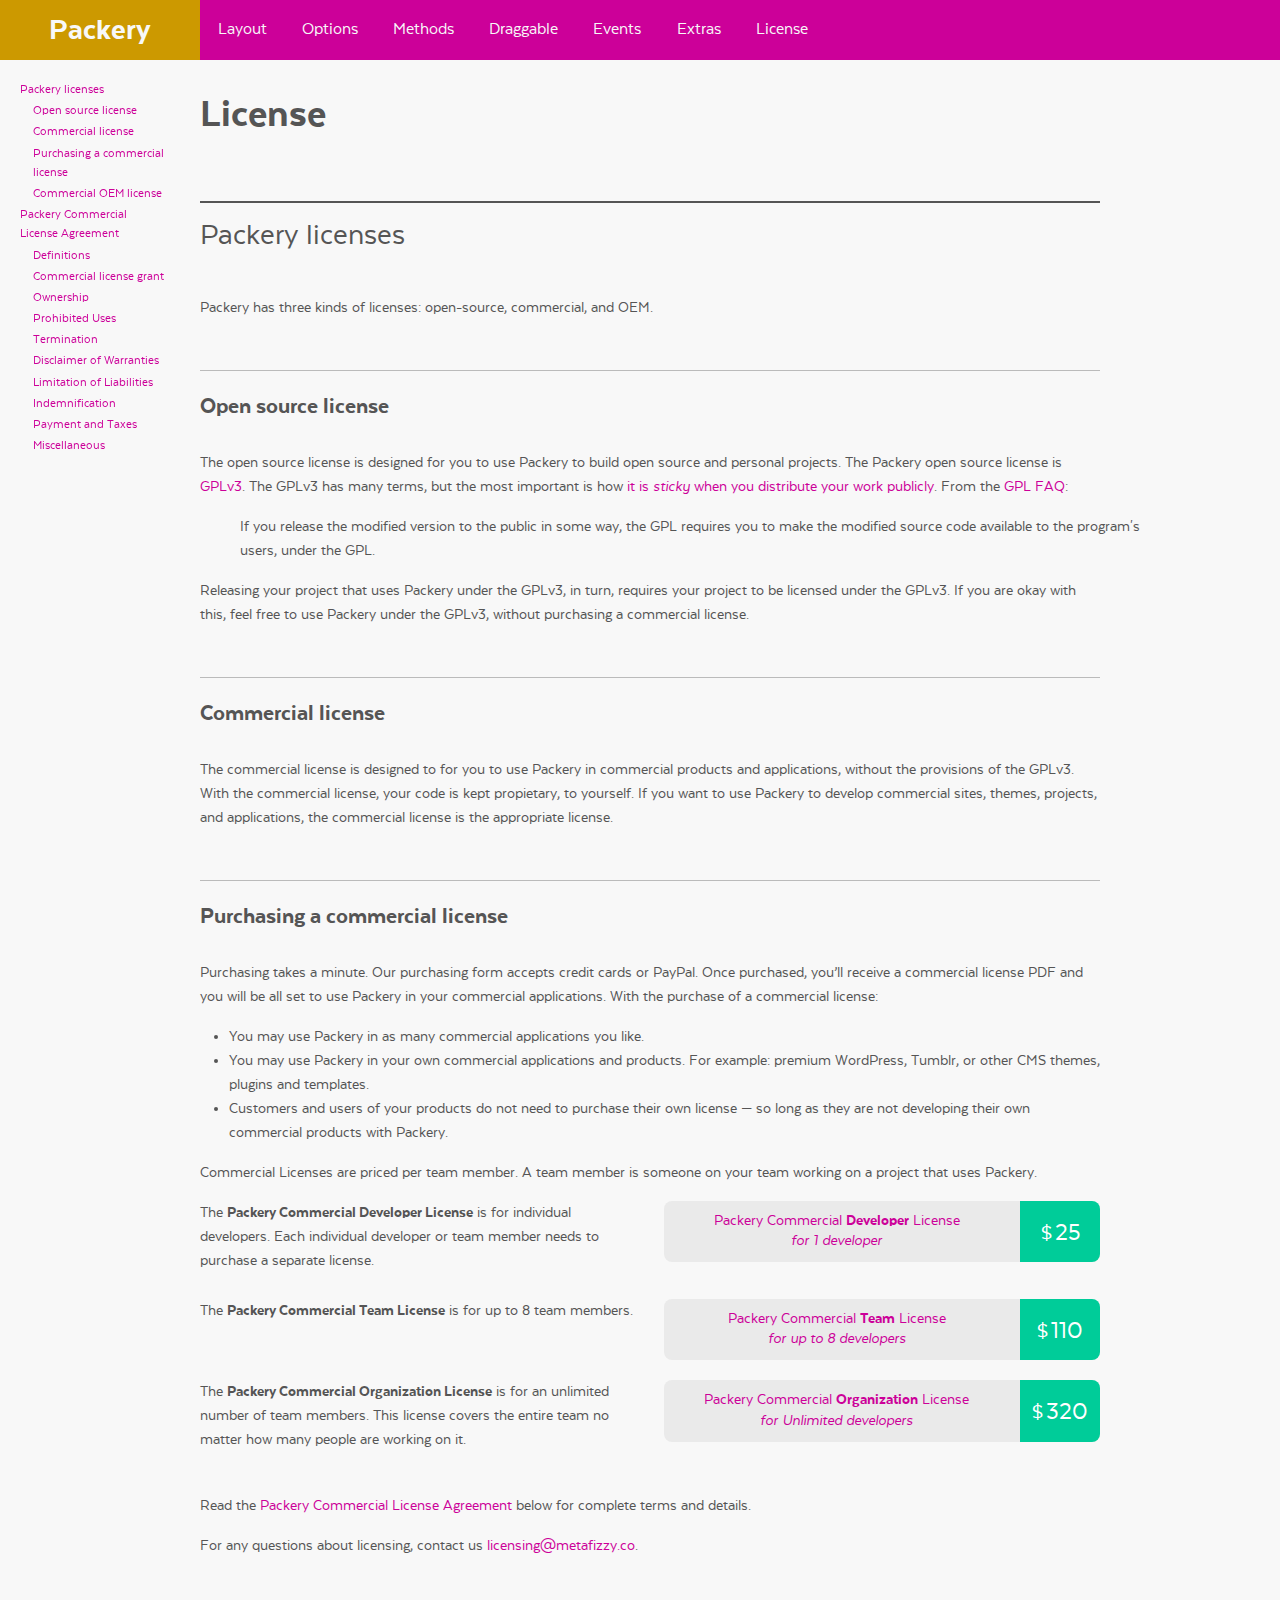
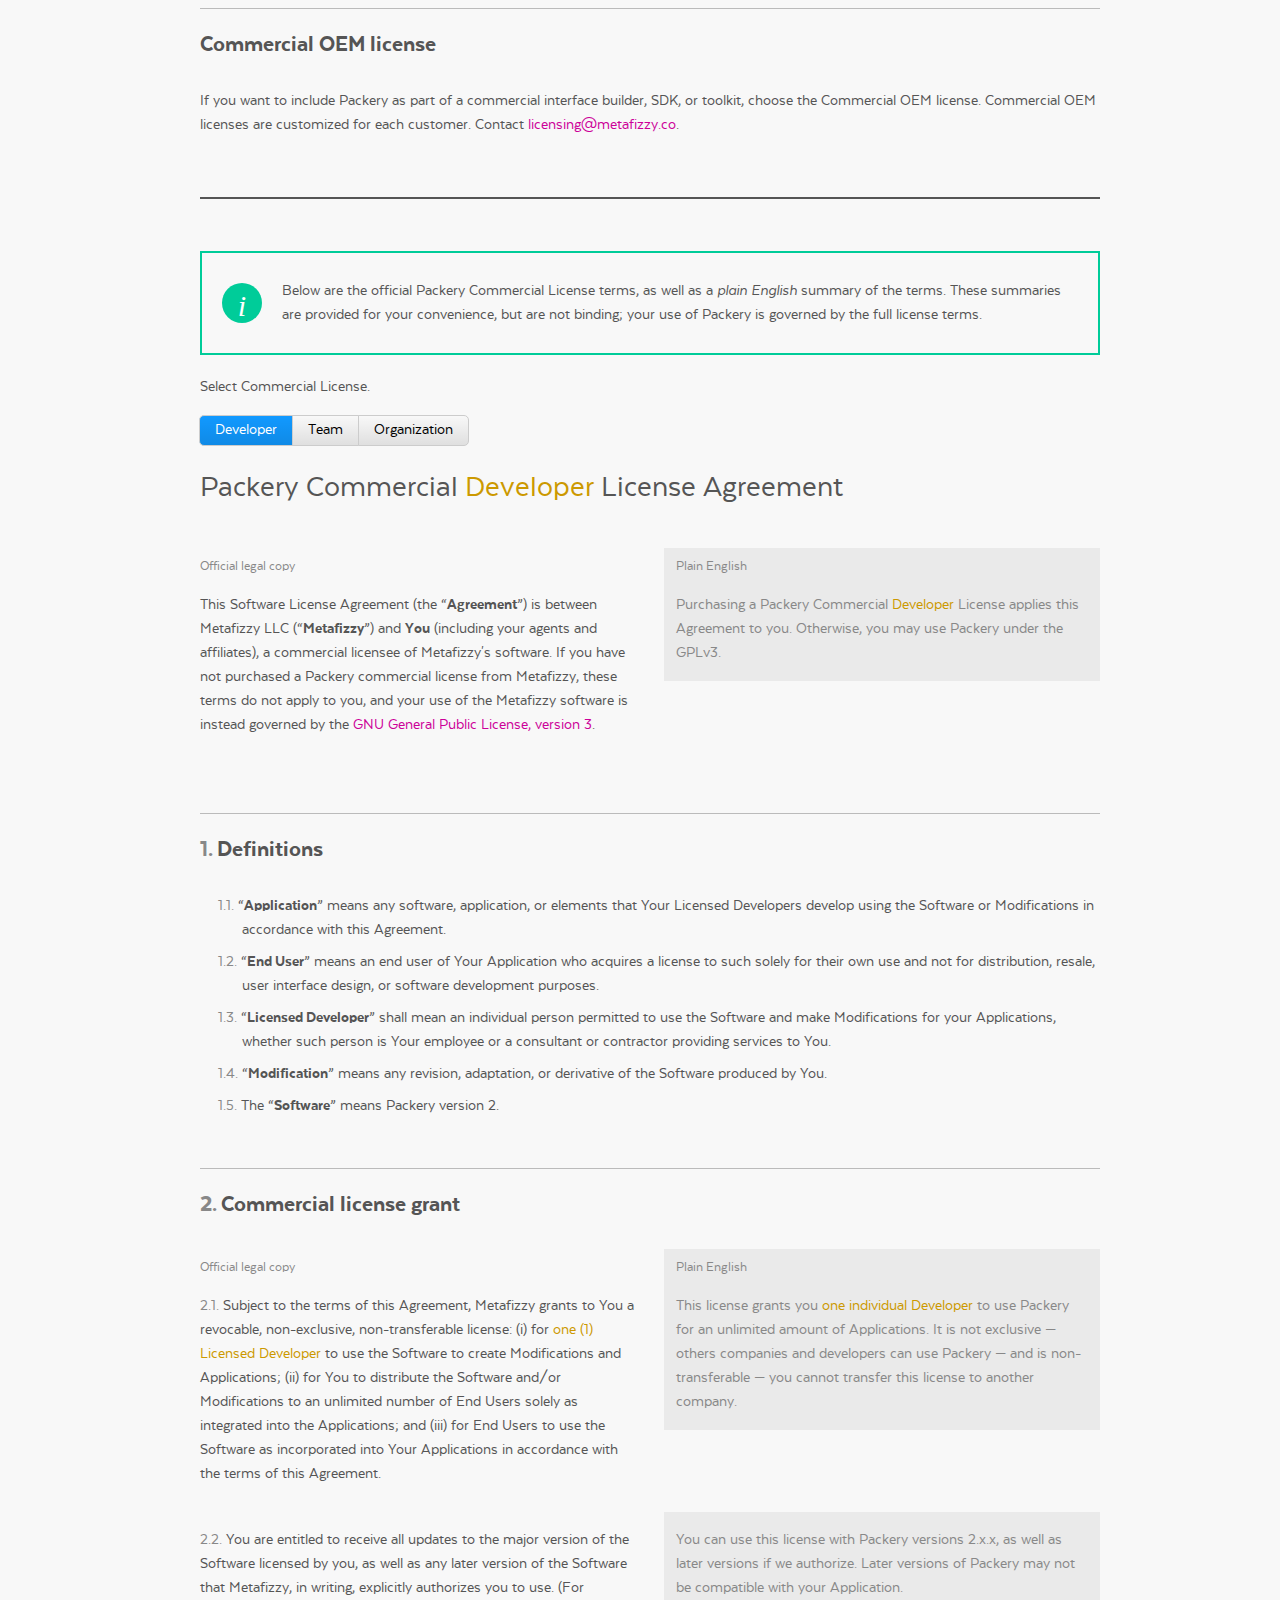
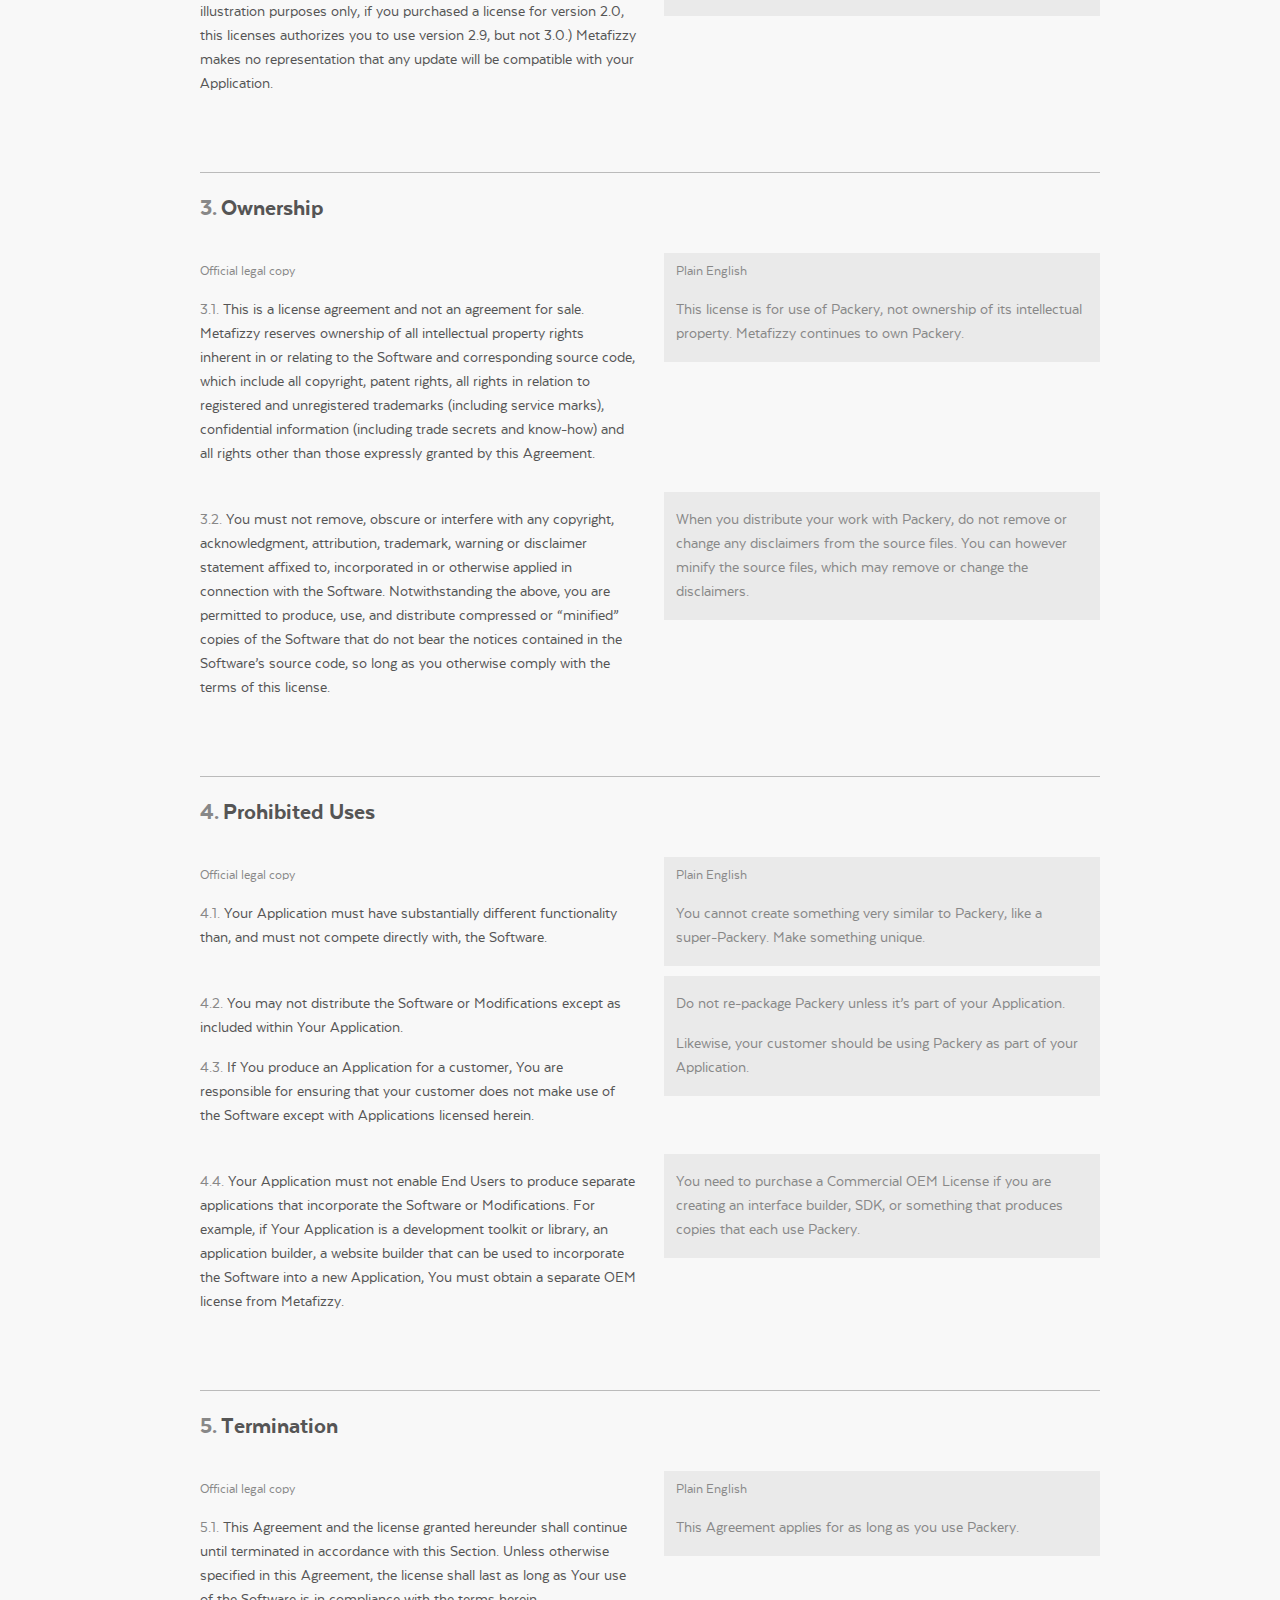
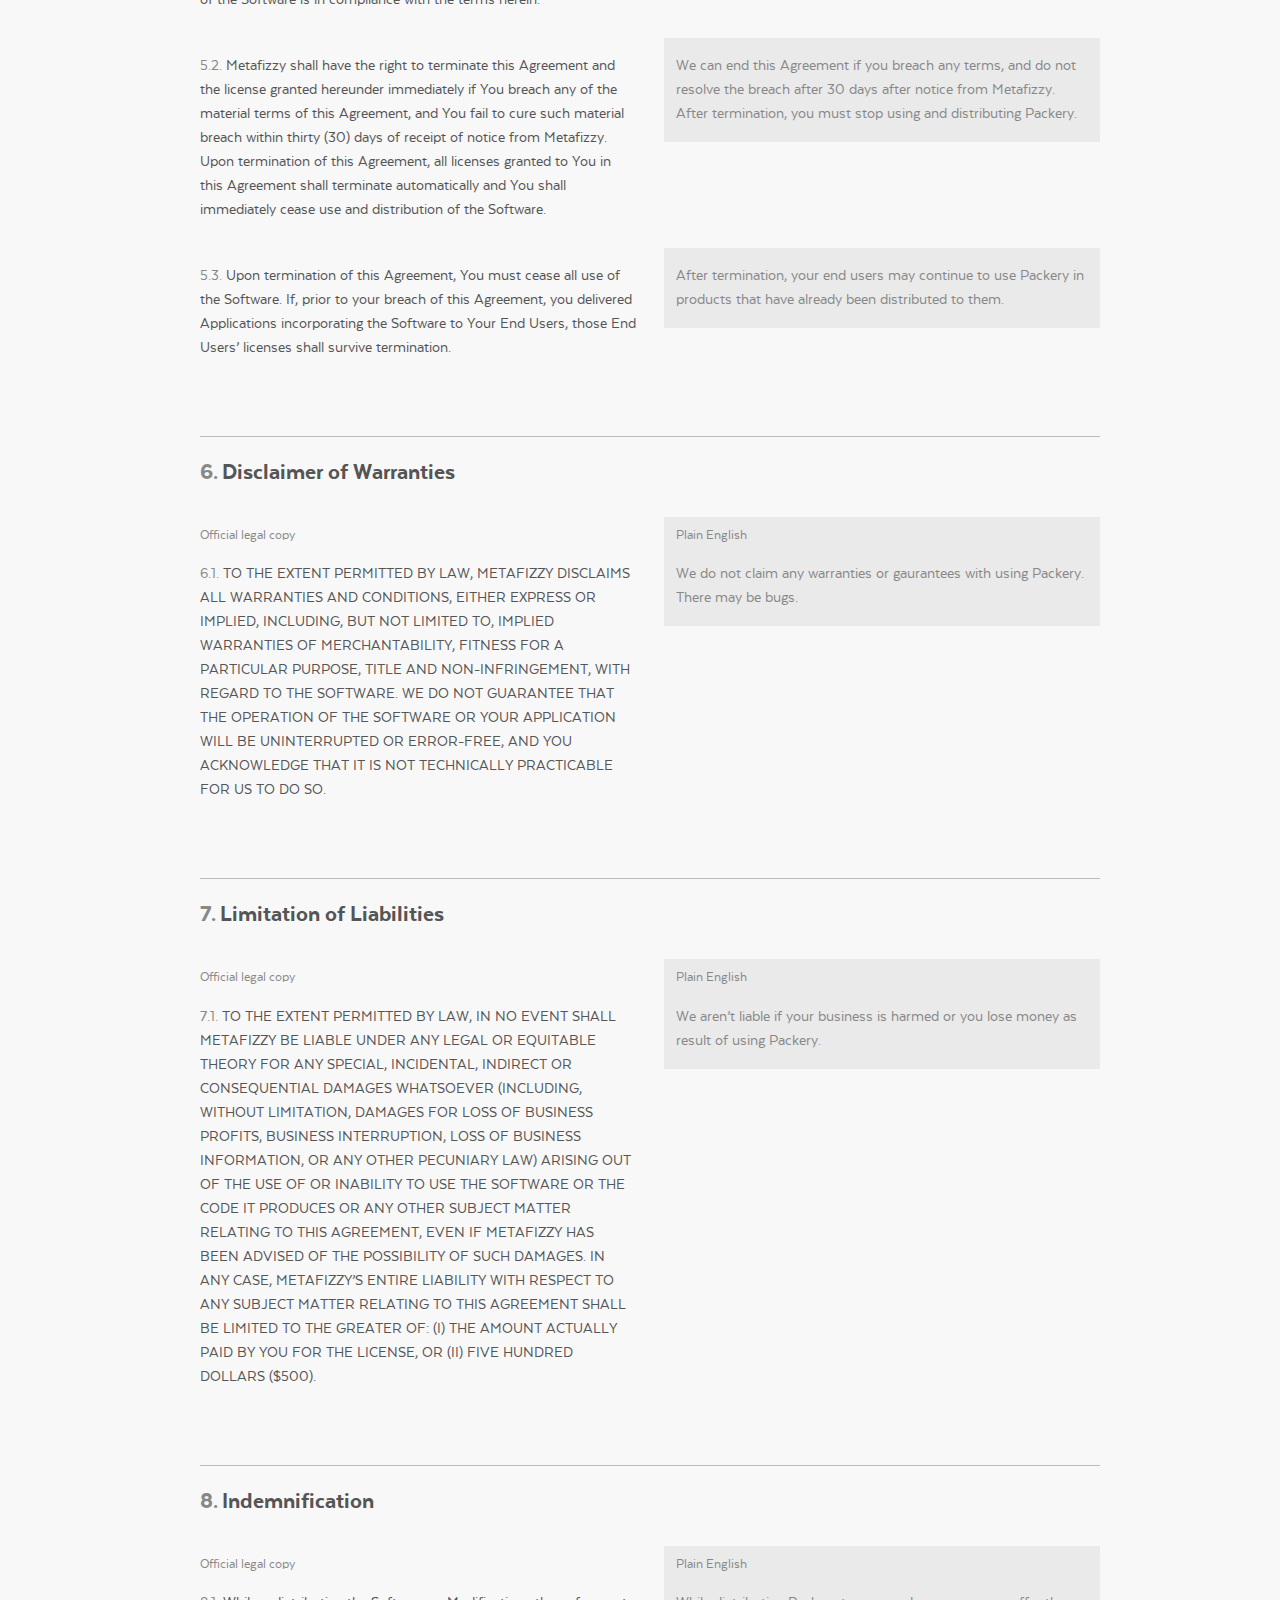
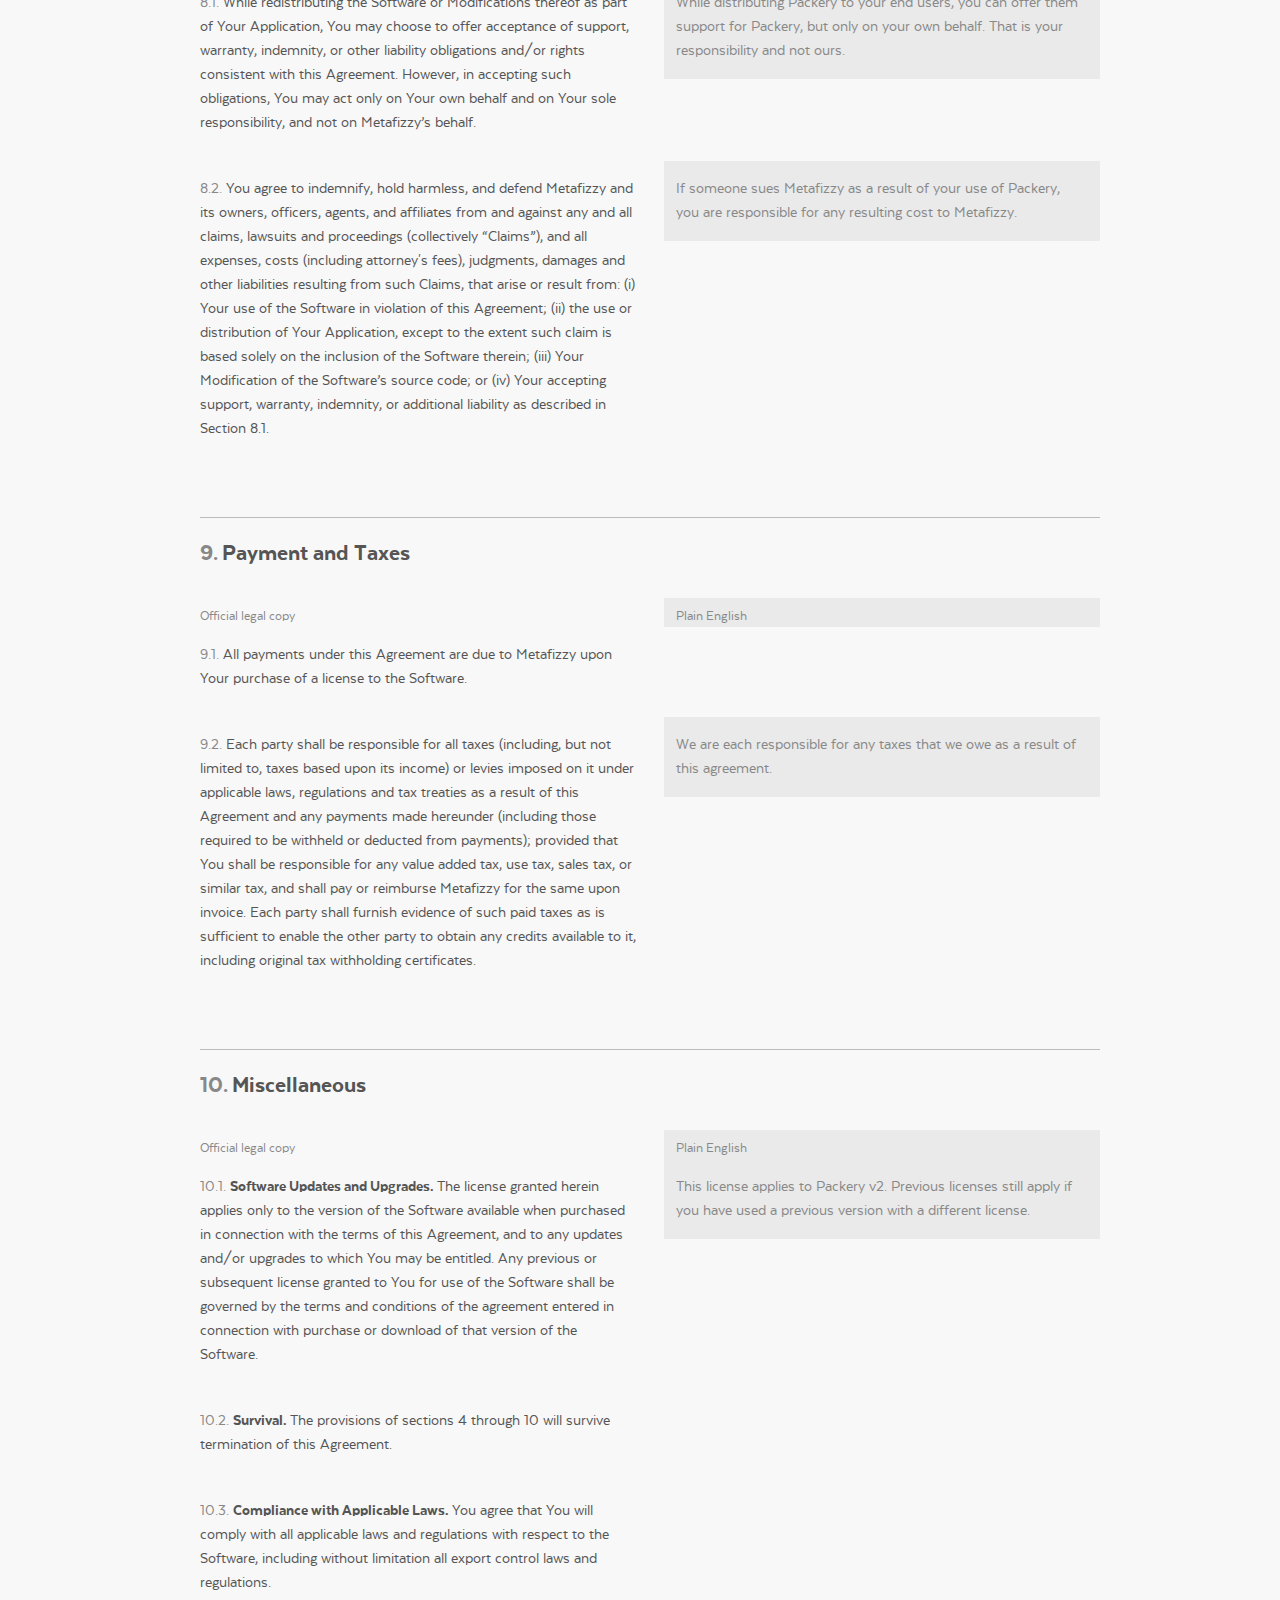
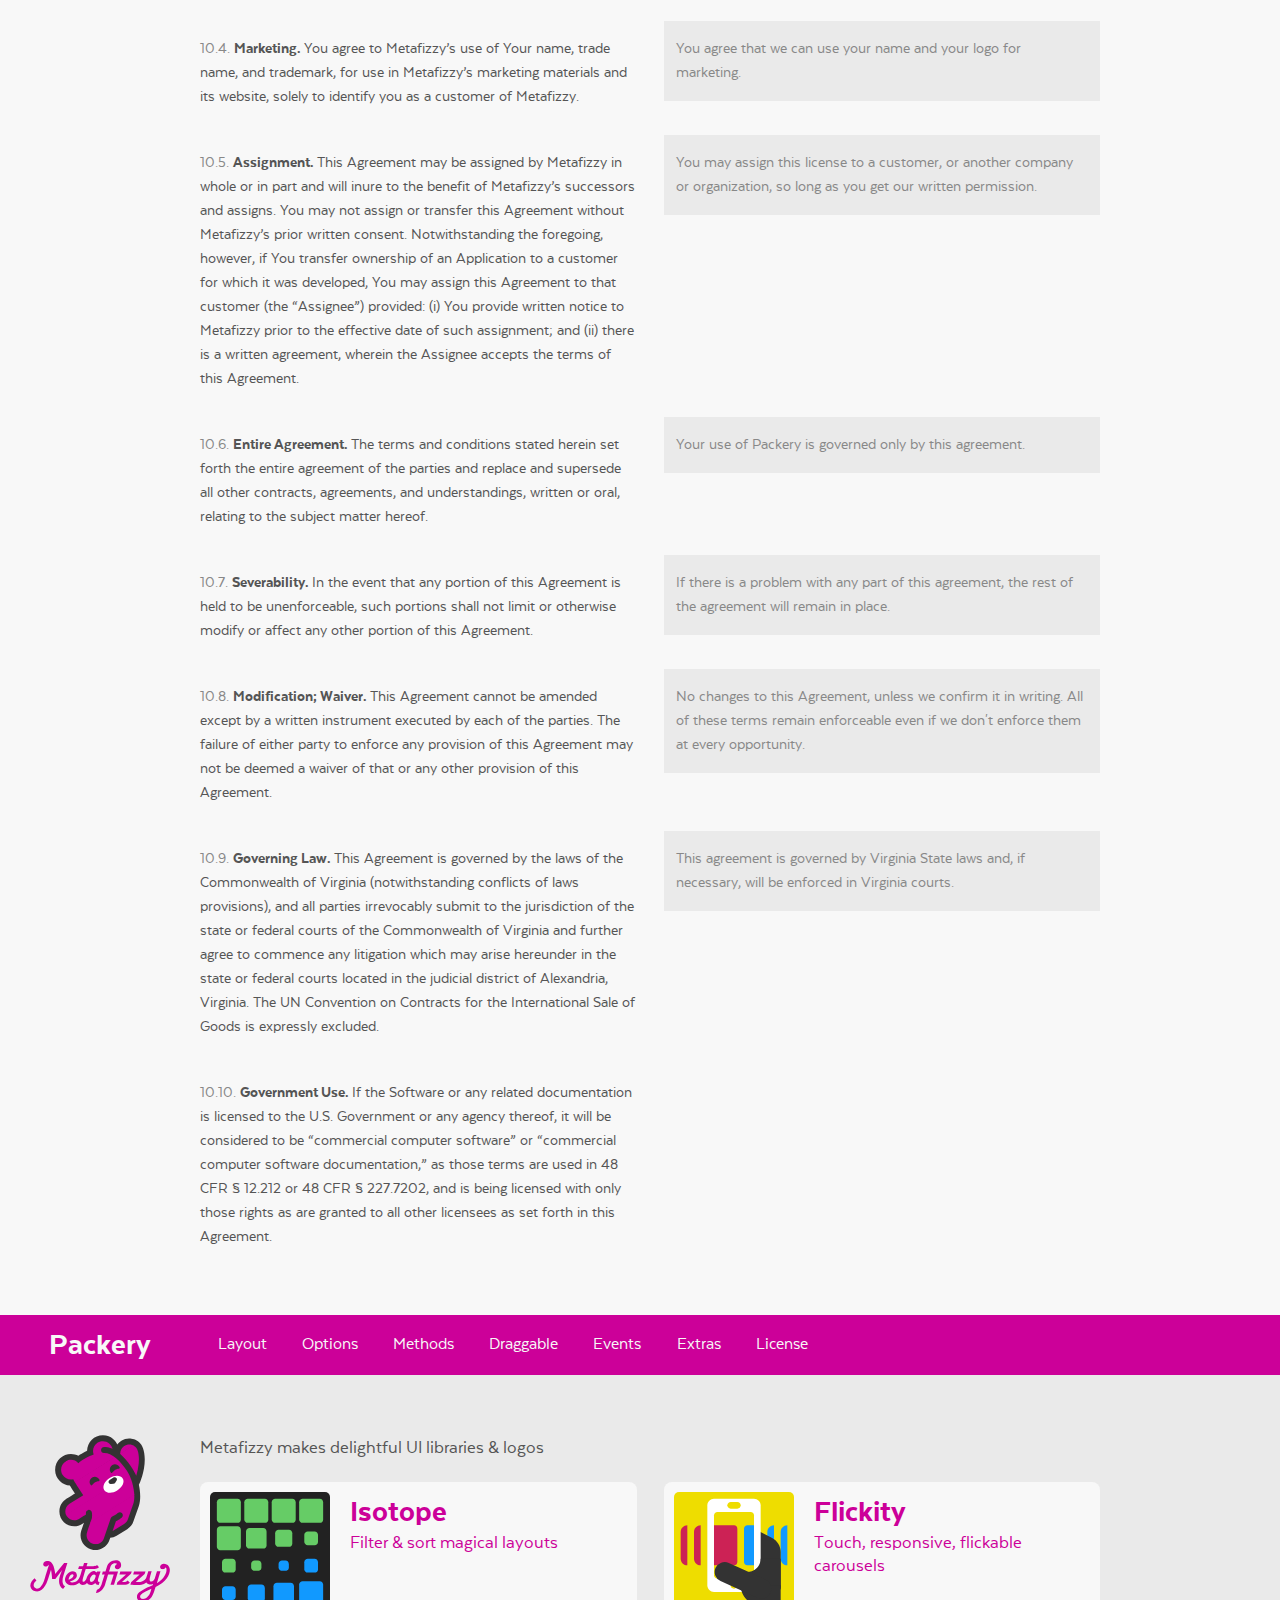
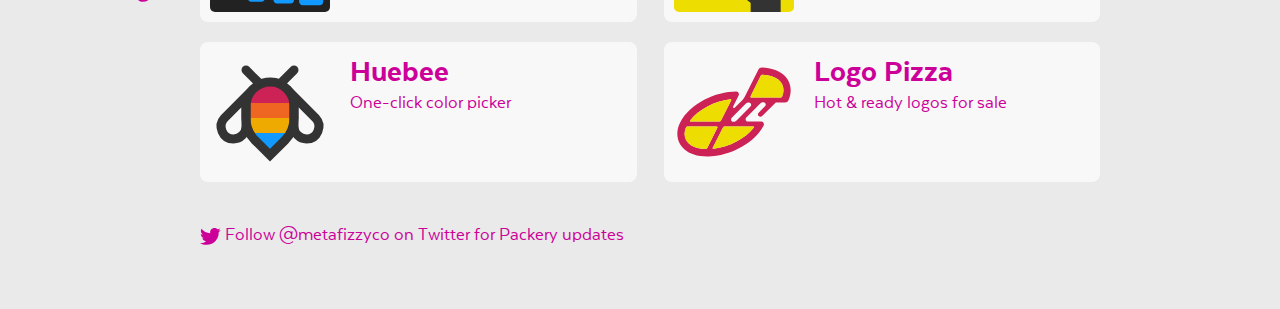
<file: packery-docs/license.html>
<!doctype html>
<html class="export" lang="en">
<head>
  <meta charset="utf-8">
  <meta http-equiv="X-UA-Compatible" content="IE=edge,chrome=1">
  <meta name="viewport" content="width=device-width">
  <meta name="description" content="Gapless, draggable grid layouts">

  <title>Packery &#xB7; License</title>

    <link rel="stylesheet" href="css/packery-docs.css" media="screen">

  <meta name="twitter:card" content="summary">
  <meta name="twitter:site" content="@metafizzyco">
  <meta name="twitter:title" content="Packery License">
  <meta name="twitter:description" content="Gapless, draggable grid layouts">

</head>
<body class="-page" data-page="">

<div class="site-nav">
  <h1 class="site-nav__title"><a href=".">Packery</a></h1>
  <ol class="site-nav__list">
    <li class="site-nav__item site-nav__item--layout"><a href="layout.html">Layout</a></li>
    <li class="site-nav__item site-nav__item--options"><a href="options.html">Options</a></li>
    <li class="site-nav__item site-nav__item--methods"><a href="methods.html">Methods</a></li>
    <li class="site-nav__item site-nav__item--draggable"><a href="draggable.html">Draggable</a></li>
    <li class="site-nav__item site-nav__item--events"><a href="events.html">Events</a></li>
    <li class="site-nav__item site-nav__item--extras"><a href="extras.html">Extras</a></li>
    <li class="site-nav__item site-nav__item--license"><a href="license.html">License</a></li>
  </ol>
</div>


<div id="content" class="main">

  <div class="container">
      <h1>License</h1>

    <ul class="page-nav" data-js="page-nav">
<li class="page-nav__item page-nav__item--h2"><a href="#packery-licenses">Packery licenses</a></li>
<li class="page-nav__item page-nav__item--h3"><a href="#open-source-license">Open source license</a></li>
<li class="page-nav__item page-nav__item--h3"><a href="#commercial-license">Commercial license</a></li>
<li class="page-nav__item page-nav__item--h3"><a href="#purchasing-a-commercial-license">Purchasing a commercial license</a></li>
<li class="page-nav__item page-nav__item--h3"><a href="#commercial-oem-license">Commercial OEM license</a></li>
<li class="page-nav__item page-nav__item--h2"><a href="#packery-commercial-license-agreement">Packery Commercial License&#xA0;Agreement</a></li>
<li class="page-nav__item page-nav__item--h3"><a href="#definitions">Definitions</a></li>
<li class="page-nav__item page-nav__item--h3"><a href="#commercial-license-grant">Commercial license grant</a></li>
<li class="page-nav__item page-nav__item--h3"><a href="#ownership">Ownership</a></li>
<li class="page-nav__item page-nav__item--h3"><a href="#prohibited-uses">Prohibited Uses</a></li>
<li class="page-nav__item page-nav__item--h3"><a href="#termination">Termination</a></li>
<li class="page-nav__item page-nav__item--h3"><a href="#disclaimer-of-warranties">Disclaimer of Warranties</a></li>
<li class="page-nav__item page-nav__item--h3"><a href="#limitation-of-liabilities">Limitation of Liabilities</a></li>
<li class="page-nav__item page-nav__item--h3"><a href="#indemnification">Indemnification</a></li>
<li class="page-nav__item page-nav__item--h3"><a href="#payment-and-taxes">Payment and Taxes</a></li>
<li class="page-nav__item page-nav__item--h3"><a href="#miscellaneous">Miscellaneous</a></li>
</ul>


<h2 id="packery-licenses">Packery licenses</h2>

<p>Packery has three kinds of licenses: open-source, commercial, and OEM.</p>


<h3 id="open-source-license">Open source license</h3>

<p>The open source license is designed for you to use Packery to build open source and personal projects. The Packery open source license is <a href="https://www.gnu.org/licenses/gpl-3.0.html">GPLv3</a>. The GPLv3 has many terms, but the most important is how <a href="https://www.gnu.org/licenses/gpl-3.0.html#section5">it is <em>sticky</em> when you distribute your work publicly</a>. From the <a href="https://www.gnu.org/licenses/gpl-faq.html#GPLRequireSourcePostedPublic">GPL FAQ</a>:</p>

<blockquote>
  <p>If you release the modified version to the public in some way, the GPL requires you to make the modified source code available to the program&apos;s users, under the GPL.</p>
</blockquote>

<p>Releasing your project that uses Packery under the GPLv3, in turn, requires your project to be licensed under the GPLv3. If you are okay with this, feel free to use Packery under the GPLv3, without purchasing a commercial license.</p>


<h3 id="commercial-license">Commercial license</h3>

<p>The commercial license is designed to for you to use Packery in commercial products and applications, without the provisions of the GPLv3. With the commercial license, your code is kept propietary, to yourself. If you want to use Packery to develop commercial sites, themes, projects, and applications, the commercial license is the appropriate license.</p>


<h3 id="purchasing-a-commercial-license">Purchasing a commercial license</h3>

<p>Purchasing takes a minute. Our purchasing form accepts credit cards or PayPal. Once purchased, you&#x2019;ll receive a commercial license PDF and you will be all set to use Packery in your commercial applications. With the purchase of a commercial license:</p>

<ul>
  <li>You may use Packery in as many commercial applications you like.</li>
  <li>You may use Packery in your own commercial applications and products. For example: premium WordPress, Tumblr, or other CMS themes, plugins and templates.</li>
  <li>Customers and users of your products do not need to purchase their own license &#x2014; so long as they are not developing their own commercial products with Packery.</li>
</ul>

<p>Commercial Licenses are priced per team member. A team member is someone on your team working on a project that uses Packery.</p>

<div class="duo">
  <div class="duo__cell duo__cell--license-option">
    <p>The <strong>Packery Commercial Developer License</strong> is for individual developers. Each individual developer or team member needs to purchase a separate license.</p>
  </div>
  <div class="duo__cell">
      <a class="buy-button" href="https://gum.co/packery-dev">
        <span class="buy-button__project">Packery Commercial</span>
        <span class="buy-button__title">Developer</span>
        <span class="buy-button__license">License</span>
        <span class="buy-button__for">for 1 developer</span>
        <span class="buy-button__price">
          <span class="buy-button__price__dollar">$</span><span class="buy-button__price__value">25</span>
        </span>
      </a>
  </div>
</div>

<div class="duo">
  <div class="duo__cell duo__cell--license-option">
    <p>The <strong>Packery Commercial Team License</strong> is for up to 8 team members.</p>
  </div>
  <div class="duo__cell">
      <a class="buy-button" href="https://gum.co/packery-team">
        <span class="buy-button__project">Packery Commercial</span>
        <span class="buy-button__title">Team</span>
        <span class="buy-button__license">License</span>
        <span class="buy-button__for">for up to 8 developers</span>
        <span class="buy-button__price">
          <span class="buy-button__price__dollar">$</span><span class="buy-button__price__value">110</span>
        </span>
      </a>
  </div>
</div>

<div class="duo">
  <div class="duo__cell duo__cell--license-option">
    <p>The <strong>Packery Commercial Organization License</strong> is for an unlimited number of team members. This license covers the entire team no matter how many people are working on it.</p>
  </div>
  <div class="duo__cell">
      <a class="buy-button" href="https://gum.co/packery-org">
        <span class="buy-button__project">Packery Commercial</span>
        <span class="buy-button__title">Organization</span>
        <span class="buy-button__license">License</span>
        <span class="buy-button__for">for Unlimited developers</span>
        <span class="buy-button__price">
          <span class="buy-button__price__dollar">$</span><span class="buy-button__price__value">320</span>
        </span>
      </a>
  </div>
</div>

<p>Read the <a href="#packery-commercial-license-agreement">Packery Commercial License Agreement</a> below for complete terms and details.</p>

<p>For any questions about licensing, contact us <a href="mailto:licensing@metafizzy.co">licensing@metafizzy.co</a>.</p>


<h3 id="commercial-oem-license">Commercial OEM license</h3>

<p>If you want to include Packery as part of a commercial interface builder, SDK, or toolkit, choose the Commercial OEM license. Commercial OEM licenses are customized for each customer. Contact <a href="mailto:licensing@metafizzy.co">licensing@metafizzy.co</a>.</p>


<div class="commercial-license-agreement" data-js="commercial-license-agreement">

  <h2 id="packery-commercial-license-agreement">Packery Commercial License&#xA0;Agreement</h2>

  <div class="call-out call-out--chill">
    <p>Below are the official Packery Commercial License terms, as well as a <em>plain English</em> summary of the terms. These summaries are provided for your convenience, but are not binding; your use of Packery is governed by the full license terms.</p>
  </div>

  <p>Select Commercial License.</p>

  <div class="button-group button-row">
    <button class="button button--developer is-selected" data-license-option="developer">Developer</button>
    <button class="button button--team" data-license-option="team">Team</button>
    <button class="button button--organization" data-license-option="organization">Organization</button>
  </div>

  <div class="duo duo--legal duo--legal--first">
    <div class="duo__cell duo--legal__official">
      <p id="agreement-p1">This Software License Agreement (the &#x201C;<strong>Agreement</strong>&#x201D;) is between Metafizzy LLC (&#x201C;<strong>Metafizzy</strong>&#x201D;) and <strong>You</strong> (including your agents and affiliates), a commercial licensee of Metafizzy&apos;s software. If you have not purchased a Packery commercial license from Metafizzy, these terms do not apply to you, and your use of the Metafizzy software is instead governed by the <a href="https://www.gnu.org/licenses/gpl-3.0.html">GNU General Public License, version 3</a>.</p>
    </div>
    <div class="duo__cell duo--legal__plain">
      <p>Purchasing a Packery Commercial <span data-license-property="title"></span> License applies this Agreement to you. Otherwise, you may use Packery under the GPLv3.</p>
    </div>
  </div>

  <h3 id="definitions">Definitions</h3>

  <ol class="cla__definitions-list">
    <li>&#x201C;<strong>Application</strong>&#x201D; means any software, application, or elements that Your Licensed Developers develop using the Software or Modifications in accordance with this Agreement.</li>
    <li>&#x201C;<strong>End User</strong>&#x201D; means an end user of Your Application who acquires a license to such solely for their own use and not for distribution, resale, user interface design, or software development purposes.</li>
    <li>&#x201C;<strong>Licensed Developer</strong>&#x201D; shall mean an individual person permitted to use the Software and make Modifications for your Applications, whether such person is Your employee or a consultant or contractor providing services to You. </li>
    <li>&#x201C;<strong>Modification</strong>&#x201D; means any revision, adaptation, or derivative of the Software produced by You.</li>
    <li>The &#x201C;<strong>Software</strong>&#x201D; means Packery version 2.</li>
  </ol>

  <h3 id="commercial-license-grant">Commercial license grant</h3>

  <div class="duo duo--legal duo--legal--first">
    <div class="duo__cell duo--legal__official">
      <p id="grant-p1" class="cla__part">Subject to the terms of this Agreement, Metafizzy grants to You a revocable, non-exclusive, non-transferable license: (i) for <span data-license-property="for-official">one (1) Licensed Developer</span> to use the Software to create Modifications and Applications; (ii) for You to distribute the Software and/or Modifications to an unlimited number of End Users solely as integrated into the Applications; and (iii) for End Users to use the Software as incorporated into Your Applications in accordance with the terms of this Agreement.</p>
    </div>
    <div class="duo__cell duo--legal__plain">
      <p>This license grants you <span data-license-property="for-plain">one individual Developer</span> to use Packery for an unlimited amount of Applications. It is not exclusive &#x2014; others companies and developers can use Packery &#x2014; and is non-transferable &#x2014; you cannot transfer this license to another company.</p>
    </div>
  </div>

  <div class="duo duo--legal">
    <div class="duo__cell duo--legal__official">
      <p id="grant-p2" class="cla__part">You are entitled to receive all updates to the major version of the Software licensed by you, as well as any later version of the Software that Metafizzy, in writing, explicitly authorizes you to use. (For illustration purposes only, if you purchased a license for version 2.0, this licenses authorizes you to use version 2.9, but not 3.0.) Metafizzy makes no representation that any update will be compatible with your Application.</p>
    </div>
    <div class="duo__cell duo--legal__plain">
      <p>You can use this license with Packery versions 2.x.x, as well as later versions if we authorize. Later versions of Packery may not be compatible with your Application.</p>
    </div>
  </div>

  <h3 id="ownership">Ownership</h3>

  <div class="duo duo--legal duo--legal--first">
    <div class="duo__cell duo--legal__official">
      <p id="ownership-p1" class="cla__part">This is a license agreement and not an agreement for sale. Metafizzy reserves ownership of all intellectual property rights inherent in or relating to the Software and corresponding source code, which include all copyright, patent rights, all rights in relation to registered and unregistered trademarks (including service marks), confidential information (including trade secrets and know-how) and all rights other than those expressly granted by this Agreement.</p>
    </div>
    <div class="duo__cell duo--legal__plain">
      <p>This license is for use of Packery, not ownership of its intellectual property. Metafizzy continues to own Packery.</p>
    </div>
  </div>

  <div class="duo duo--legal">
    <div class="duo__cell duo--legal__official">
      <p id="ownership-p2" class="cla__part">You must not remove, obscure or interfere with any copyright, acknowledgment, attribution, trademark, warning or disclaimer statement affixed to, incorporated in or otherwise applied in connection with the Software. Notwithstanding the above, you are permitted to produce, use, and distribute compressed or &#x201C;minified&#x201D; copies of the Software that do not bear the notices contained in the Software&#x2019;s source code, so long as you otherwise comply with the terms of this license.</p>
    </div>
    <div class="duo__cell duo--legal__plain">
      <p>When you distribute your work with Packery, do not remove or change any disclaimers from the source files. You can however minify the source files, which may remove or change the disclaimers.</p>
    </div>
  </div>

  <h3 id="prohibited-uses">Prohibited Uses</h3>

  <div class="duo duo--legal duo--legal--first">
    <div class="duo__cell duo--legal__official">
      <p id="prohibited-p1" class="cla__part">Your Application must have substantially different functionality than, and must not compete directly with, the Software.</p>
    </div>
    <div class="duo__cell duo--legal__plain">
      <p>You cannot create something very similar to Packery, like a super-Packery. Make something unique.</p>
    </div>
  </div>

  <div class="duo duo--legal">
    <div class="duo__cell duo--legal__official">
      <p id="prohibited-p2" class="cla__part">You may not distribute the Software or Modifications except as included within Your Application.</p> 
      <p id="prohibited-p3" class="cla__part">If You produce an Application for a customer, You are responsible for ensuring that your customer does not make use of the Software except with Applications licensed herein.</p>
    </div>
    <div class="duo__cell duo--legal__plain">
      <p>Do not re-package Packery unless it&#x2019;s part of your Application.</p>
      <p>Likewise, your customer should be using Packery as part of your Application.</p>
    </div>
  </div>

  <div class="duo duo--legal">
    <div class="duo__cell duo--legal__official">
      <p id="prohibited-p4" class="cla__part">Your Application must not enable End Users to produce separate applications that incorporate the Software or Modifications. For example, if Your Application is a development toolkit or library, an application builder, a website builder that can be used to incorporate the Software into a new Application, You must obtain a separate OEM license from Metafizzy.</p>
    </div>
    <div class="duo__cell duo--legal__plain">
      <p>You need to purchase a Commercial OEM License if you are creating an interface builder, SDK, or something that produces copies that each use Packery.</p>
    </div>
  </div>

  <h3 id="termination">Termination</h3>

  <div class="duo duo--legal  duo--legal--first">
    <div class="duo__cell duo--legal__official">
      <p id="termination-p1" class="cla__part">This Agreement and the license granted hereunder shall continue until terminated in accordance with this Section. Unless otherwise specified in this Agreement, the license shall last as long as Your use of the Software is in compliance with the terms herein. </p>
    </div>
    <div class="duo__cell duo--legal__plain">
      <p>This Agreement applies for as long as you use Packery.</p>
    </div>
  </div>

  <div class="duo duo--legal">
    <div class="duo__cell duo--legal__official">
      <p id="termination-p2" class="cla__part">Metafizzy shall have the right to terminate this Agreement and the license granted hereunder immediately if You breach any of the material terms of this Agreement, and You fail to cure such material breach within thirty (30) days of receipt of notice from Metafizzy. Upon termination of this Agreement, all licenses granted to You in this Agreement shall terminate automatically and You shall immediately cease use and distribution of the Software.</p>
    </div>
    <div class="duo__cell duo--legal__plain">
      <p>We can end this Agreement if you breach any terms, and do not resolve the breach after 30 days after notice from Metafizzy. After termination, you must stop using and distributing Packery.</p>
    </div>
  </div>

  <div class="duo duo--legal">
    <div class="duo__cell duo--legal__official">
      <p id="termination-p3" class="cla__part">Upon termination of this Agreement, You must cease all use of the Software. If, prior to your breach of this Agreement, you delivered Applications incorporating the Software to Your End Users, those End Users&#x2019; licenses shall survive termination.</p>
    </div>
    <div class="duo__cell duo--legal__plain">
      <p>After termination, your end users may continue to use Packery in products that have already been distributed to them.</p>
    </div>
  </div>

  <h3 id="disclaimer-of-warranties">Disclaimer of Warranties</h3>

  <div class="duo duo--legal duo--legal--first">
    <div class="duo__cell duo--legal__official">
      <p class="cla__part">TO THE EXTENT PERMITTED BY LAW, METAFIZZY DISCLAIMS ALL WARRANTIES AND CONDITIONS, EITHER EXPRESS OR IMPLIED, INCLUDING, BUT NOT LIMITED TO, IMPLIED WARRANTIES OF MERCHANTABILITY, FITNESS FOR A PARTICULAR PURPOSE, TITLE AND NON-INFRINGEMENT, WITH REGARD TO THE SOFTWARE. WE DO NOT GUARANTEE THAT THE OPERATION OF THE SOFTWARE OR YOUR APPLICATION WILL BE UNINTERRUPTED OR ERROR-FREE, AND YOU ACKNOWLEDGE THAT IT IS NOT TECHNICALLY PRACTICABLE FOR US TO DO SO.</p>
    </div>
    <div class="duo__cell duo--legal__plain">
      <p>We do not claim any warranties or gaurantees with using Packery. There may be bugs.</p>
    </div>
  </div>

  <h3 id="limitation-of-liabilities">Limitation of Liabilities</h3>

  <div class="duo duo--legal duo--legal--first">
    <div class="duo__cell duo--legal__official">
      <p class="cla__part">TO THE EXTENT PERMITTED BY LAW, IN NO EVENT SHALL METAFIZZY BE LIABLE UNDER ANY LEGAL OR EQUITABLE THEORY FOR ANY SPECIAL, INCIDENTAL, INDIRECT OR CONSEQUENTIAL DAMAGES WHATSOEVER (INCLUDING, WITHOUT LIMITATION, DAMAGES FOR LOSS OF BUSINESS PROFITS, BUSINESS INTERRUPTION, LOSS OF BUSINESS INFORMATION, OR ANY OTHER PECUNIARY LAW) ARISING OUT OF THE USE OF OR INABILITY TO USE THE SOFTWARE OR THE CODE IT PRODUCES OR ANY OTHER SUBJECT MATTER RELATING TO THIS AGREEMENT, EVEN IF METAFIZZY HAS BEEN ADVISED OF THE POSSIBILITY OF SUCH DAMAGES. IN ANY CASE, METAFIZZY&#x2019;S ENTIRE LIABILITY WITH RESPECT TO ANY SUBJECT MATTER RELATING TO THIS AGREEMENT SHALL BE LIMITED TO THE GREATER OF: (I) THE AMOUNT ACTUALLY PAID BY YOU FOR THE LICENSE, OR (II) FIVE HUNDRED DOLLARS ($500).</p>
    </div>
    <div class="duo__cell duo--legal__plain">
      <p>We aren&#x2019;t liable if your business is harmed or you lose money as
  result of using Packery.</p>
    </div>
  </div>

  <h3 id="indemnification">Indemnification</h3>

  <div class="duo duo--legal duo--legal--first">
    <div class="duo__cell duo--legal__official">
      <p class="cla__part">While redistributing the Software or Modifications thereof as part of Your Application, You may choose to offer acceptance of support, warranty, indemnity, or other liability obligations and/or rights consistent with this Agreement. However, in accepting such obligations, You may act only on Your own behalf and on Your sole responsibility, and not on Metafizzy&#x2019;s behalf. </p>
    </div>
    <div class="duo__cell duo--legal__plain">
      <p>While distributing Packery to your end users, you can offer them support for Packery, but only on your own behalf. That is your responsibility and not ours.</p>
    </div>
  </div>

  <div class="duo duo--legal">
    <div class="duo__cell duo--legal__official">
      <p class="cla__part">You agree to indemnify, hold harmless, and defend Metafizzy and its owners, officers, agents, and affiliates from and against any and all claims, lawsuits and proceedings (collectively &#x201C;Claims&#x201D;), and all expenses, costs (including attorney&apos;s fees), judgments, damages and other liabilities resulting from such Claims, that arise or result from: (i) Your use of the Software in violation of this Agreement; (ii) the use or distribution of Your Application, except to the extent such claim is based solely on the inclusion of the Software therein; (iii) Your Modification of the Software&#x2019;s source code; or (iv) Your accepting support, warranty, indemnity, or additional liability as described in Section 8.1.</p>
    </div>
    <div class="duo__cell duo--legal__plain">
      <p>If someone sues Metafizzy as a result of your use of Packery, you are responsible for any resulting cost to Metafizzy.</p>
    </div>
  </div>

  <h3 id="payment-and-taxes">Payment and Taxes</h3>

  <div class="duo duo--legal duo--legal--first">
    <div class="duo__cell duo--legal__official">
      <p class="cla__part">All payments under this Agreement are due to Metafizzy upon Your purchase of a license to the Software.</p>
    </div>
    <div class="duo__cell duo--legal__plain">
    </div>
  </div>

  <div class="duo duo--legal">
    <div class="duo__cell duo--legal__official">
      <p class="cla__part">Each party shall be responsible for all taxes (including, but not limited to, taxes based upon its income) or levies imposed on it under applicable laws, regulations and tax treaties as a result of this Agreement and any payments made hereunder (including those required to be withheld or deducted from payments); provided that You shall be responsible for any value added tax, use tax, sales tax, or similar tax,  and shall pay or reimburse Metafizzy for the same upon invoice. Each party shall furnish evidence of such paid taxes as is sufficient to enable the other party to obtain any credits available to it, including original tax withholding certificates.</p>
    </div>
    <div class="duo__cell duo--legal__plain">
      <p>We are each responsible for any taxes that we owe as a result of this agreement.</p>
    </div>
  </div>

  <h3 id="miscellaneous">Miscellaneous</h3>

  <div class="duo duo--legal duo--legal--first">
    <div class="duo__cell duo--legal__official">
      <p class="cla__part"><strong>Software Updates and Upgrades.</strong> The license granted herein applies only to the version of the Software available when purchased in connection with the terms of this Agreement, and to any updates and/or upgrades to which You may be entitled. Any previous or subsequent license granted to You for use of the Software shall be governed by the terms and conditions of the agreement entered in connection with purchase or download of that version of the Software.</p>
    </div>
    <div class="duo__cell duo--legal__plain">
      <p>This license applies to Packery v2. Previous licenses still apply if you have used a previous version with a different license.</p>
    </div>
  </div>

  <div class="duo duo--legal">
    <div class="duo__cell duo--legal__official">
      <p class="cla__part"><strong>Survival.</strong> The provisions of sections 4 through 10 will survive termination of this Agreement.</p>
    </div>
    <div class="duo__cell duo--legal__plain">
    </div>
  </div>

  <div class="duo duo--legal">
    <div class="duo__cell duo--legal__official">
      <p class="cla__part"><strong>Compliance with Applicable Laws.</strong> You agree that You will comply with all applicable laws and regulations with respect to the Software, including without limitation all export control laws and regulations.</p>
    </div>
    <div class="duo__cell duo--legal__plain">
    </div>
  </div>

  <div class="duo duo--legal">
    <div class="duo__cell duo--legal__official">
      <p class="cla__part"><strong>Marketing.</strong> You agree to Metafizzy&#x2019;s use of Your name, trade name, and trademark, for use in Metafizzy&#x2019;s marketing materials and its website, solely to identify you as a customer of Metafizzy.</p>
    </div>
    <div class="duo__cell duo--legal__plain">
      <p>You agree that we can use your name and your logo for marketing.</p>
    </div>
  </div>

  <div class="duo duo--legal">
    <div class="duo__cell duo--legal__official">
      <p class="cla__part"><strong>Assignment.</strong> This Agreement may be assigned by Metafizzy in whole or in part and will inure to the benefit of Metafizzy&#x2019;s successors and assigns. You may not assign or transfer this Agreement without Metafizzy&#x2019;s prior written consent. Notwithstanding the foregoing, however, if You transfer ownership of an Application to a customer for which it was developed, You may assign this Agreement to that customer (the &#x201C;Assignee&#x201D;) provided: (i) You provide written notice to Metafizzy prior to the effective date of such assignment; and (ii) there is a written agreement, wherein the Assignee accepts the terms of this Agreement.</p>
    </div>
    <div class="duo__cell duo--legal__plain">
      <p>You may assign this license to a customer, or another company or organization, so long as you get our written permission.</p>
    </div>
  </div>

  <div class="duo duo--legal">
    <div class="duo__cell duo--legal__official">
      <p class="cla__part"><strong>Entire Agreement.</strong> The terms and conditions stated herein set forth the entire agreement of the parties and replace and supersede all other contracts, agreements, and understandings, written or oral, relating to the subject matter hereof.</p>
    </div>
    <div class="duo__cell duo--legal__plain">
      <p>Your use of Packery is governed only by this agreement.</p>
    </div>
  </div>

  <div class="duo duo--legal">
    <div class="duo__cell duo--legal__official">
      <p class="cla__part"><strong>Severability.</strong> In the event that any portion of this Agreement is held to be unenforceable, such portions shall not limit or otherwise modify or affect any other portion of this Agreement.</p>
    </div>
    <div class="duo__cell duo--legal__plain">
      <p>If there is a problem with any part of this agreement, the rest of the agreement will remain in place.</p>
    </div>
  </div>

  <div class="duo duo--legal">
    <div class="duo__cell duo--legal__official">
      <p class="cla__part"><strong>Modification; Waiver.</strong> This Agreement cannot be amended except by a written instrument executed by each of the parties. The failure of either party to enforce any provision of this Agreement may not be deemed a waiver of that or any other provision of this Agreement.</p>
    </div>
    <div class="duo__cell duo--legal__plain">
      <p>No changes to this Agreement, unless we confirm it in writing. All of these terms remain enforceable even if we don&apos;t enforce them at every opportunity.</p>
    </div>
  </div>

  <div class="duo duo--legal">
    <div class="duo__cell duo--legal__official">
      <p class="cla__part"><strong>Governing Law.</strong> This Agreement is governed by the laws of the Commonwealth of Virginia (notwithstanding conflicts of laws provisions), and all parties irrevocably submit to the jurisdiction of the state or federal courts of the Commonwealth of Virginia and further agree to commence any litigation which may arise hereunder in the state or federal courts located in the judicial district of Alexandria, Virginia. The UN Convention on Contracts for the International Sale of Goods is expressly excluded.</p>
    </div>
    <div class="duo__cell duo--legal__plain">
      <p>This agreement is governed by Virginia State laws and, if necessary, will be enforced in Virginia courts.</p>
    </div>
  </div>

  <div class="duo duo--legal">
    <div class="duo__cell duo--legal__official">
      <p class="cla__part"><strong>Government Use.</strong> If the Software or any related documentation is licensed to the U.S. Government or any agency thereof, it will be considered to be &#x201C;commercial computer software&#x201D; or &#x201C;commercial computer software documentation,&#x201D; as those terms are used in 48 CFR &#xA7; 12.212 or 48 CFR &#xA7; 227.7202, and is being licensed with only those rights as are granted to all other licensees as set forth in this Agreement.</p>
    </div>
    <div class="duo__cell duo--legal__plain">
    </div>
  </div>

</div> 

  </div>

</div>

<div class="site-nav">
  <h1 class="site-nav__title"><a href=".">Packery</a></h1>
  <ol class="site-nav__list">
    <li class="site-nav__item site-nav__item--layout"><a href="layout.html">Layout</a></li>
    <li class="site-nav__item site-nav__item--options"><a href="options.html">Options</a></li>
    <li class="site-nav__item site-nav__item--methods"><a href="methods.html">Methods</a></li>
    <li class="site-nav__item site-nav__item--draggable"><a href="draggable.html">Draggable</a></li>
    <li class="site-nav__item site-nav__item--events"><a href="events.html">Events</a></li>
    <li class="site-nav__item site-nav__item--extras"><a href="extras.html">Extras</a></li>
    <li class="site-nav__item site-nav__item--license"><a href="license.html">License</a></li>
  </ol>
</div>

<footer class="site-footer">

  <div class="container">

    <p class="site-footer__copy">Metafizzy makes delightful UI libraries &amp; logos</p>

    <div class="showcase">
    
      <ul class="showcase-item-list">
          <li class="showcase-item">
            <a class="showcase-item__link" href="http://isotope.metafizzy.co">
              <div class="showcase-item__image">
                  <svg class="isotope-illo" xmlns="http://www.w3.org/2000/svg" viewbox="0 0 350 350" width="100" height="100">
                    <path class="isotope-illo__color1" fill="#6C6" d="M80 170H30c-6 0-10-5-10-10v-50c0-6 5-10 10-10h50c6 0 10 5 10 10v50C90 166 86 170 80 170z"/>
                    <path class="isotope-illo__color1" fill="#6C6" d="M80 90H30c-6 0-10-5-10-10V30c0-6 5-10 10-10h50c6 0 10 5 10 10v50C90 86 86 90 80 90z"/>
                    <path class="isotope-illo__color1" fill="#6C6" d="M160 90h-50c-6 0-10-5-10-10V30c0-6 5-10 10-10h50c6 0 10 5 10 10v50C170 86 166 90 160 90z"/>
                    <path class="isotope-illo__color1" fill="#6C6" d="M240 90h-50c-6 0-10-5-10-10V30c0-6 5-10 10-10h50c6 0 10 5 10 10v50C250 86 246 90 240 90z"/>
                    <path class="isotope-illo__color1" fill="#6C6" d="M320 90h-50c-6 0-10-5-10-10V30c0-6 5-10 10-10h50c6 0 10 5 10 10v50C330 86 326 90 320 90z"/>
                    <path class="isotope-illo__color1" fill="#6C6" d="M155 165h-40c-6 0-10-5-10-10v-40c0-6 5-10 10-10h40c6 0 10 5 10 10v40 C165 161 161 165 155 165z"/>
                    <path class="isotope-illo__color1" fill="#6C6" d="M230 160h-30c-6 0-10-5-10-10v-30c0-6 5-10 10-10h30c6 0 10 5 10 10v30 C240 156 236 160 230 160z"/>
                    <path class="isotope-illo__color1" fill="#6C6" d="M305 155h-20c-6 0-10-5-10-10v-20c0-6 5-10 10-10h20c6 0 10 5 10 10v20 C315 151 311 155 305 155z"/>
                    <path class="isotope-illo__color1" fill="#6C6" d="M65 235H45c-6 0-10-5-10-10v-20c0-6 5-10 10-10h20c6 0 10 5 10 10v20C75 231 71 235 65 235z"/>
                    <path class="isotope-illo__color1" fill="#6C6" d="M140 230h-10c-6 0-10-5-10-10v-10c0-6 5-10 10-10h10c6 0 10 5 10 10v10 C150 226 146 230 140 230z"/>
                    <path class="isotope-illo__color2" fill="#19F" d="M305 235h-20c-6 0-10-5-10-10v-20c0-6 5-10 10-10h20c6 0 10 5 10 10v20 C315 231 311 235 305 235z"/>
                    <path class="isotope-illo__color2" fill="#19F" d="M65 315H45c-6 0-10-5-10-10v-20c0-6 5-10 10-10h20c6 0 10 5 10 10v20C75 311 71 315 65 315z"/>
                    <path class="isotope-illo__color2" fill="#19F" d="M150 320h-30c-6 0-10-5-10-10v-30c0-6 5-10 10-10h30c6 0 10 5 10 10v30 C160 316 156 320 150 320z"/>
                    <path class="isotope-illo__color2" fill="#19F" d="M220 230h-10c-6 0-10-5-10-10v-10c0-6 5-10 10-10h10c6 0 10 5 10 10v10 C230 226 226 230 220 230z"/>
                    <path class="isotope-illo__color2" fill="#19F" d="M235 325h-40c-6 0-10-5-10-10v-40c0-6 5-10 10-10h40c6 0 10 5 10 10v40 C245 321 241 325 235 325z"/>
                    <path class="isotope-illo__color2" fill="#19F" d="M320 330h-50c-6 0-10-5-10-10v-50c0-6 5-10 10-10h50c6 0 10 5 10 10v50 C330 326 326 330 320 330z"/>
                  </svg>
              </div>
              <div class="showcase-item__text">
                <h3 class="showcase-item__title">Isotope</h3>
                <p class="showcase-item__description">Filter &amp; sort magical layouts</p>
              </div>
            </a>
          </li>
    
          <li class="showcase-item">
            <a class="showcase-item__link" href="http://flickity.metafizzy.co">
              <div class="showcase-item__image">
                  <svg class="flickity-illo" xmlns="http://www.w3.org/2000/svg" viewbox="0 0 360 360" width="100" height="100">
                    <path class="flickity-illo__color1" fill="#19F" d="M300 220L300 220c-11 0-20-9-20-20v-80c0-11 9-20 20-20h0V220z"/>
                    <path class="flickity-illo__color1" fill="#19F" d="M340 220L340 220c-11 0-20-9-20-20v-80c0-11 9-20 20-20h0V220z"/>
                    <path class="flickity-illo__color2" fill="#333" d="M320 290V180c0-18-10-35-27-43L240 110v180H320z"/>
                    <path class="flickity-illo__color3" fill="white" d="M240 300H120c-11 0-20-9-20-20V40c0-11 9-20 20-20h120c11 0 20 9 20 20v240C260 291 251 300 240 300z"/>
                    <path class="flickity-illo__color4" fill="#ED0" d="M230 260H130c-6 0-10-5-10-10V70c0-6 5-10 10-10h100c6 0 10 5 10 10v180 C240 256 236 260 230 260z"/>
                    <path class="flickity-illo__color2" fill="#333" d="M260 200h60v81c0 32-26 59-59 59h0c-34 0-61-27-61-61V240h20 C242 240 260 222 260 200L260 200z"/>
                    <path class="flickity-illo__color5" fill="#C25" d="M180 220h-60V100h60c6 0 10 5 10 10v100C190 216 186 220 180 220z"/>
                    <path class="flickity-illo__color1" fill="#19F" d="M240 220h-20c-6 0-10-5-10-10V110c0-6 5-10 10-10h20V220z"/>
                    <rect class="flickity-illo__color2" fill="#333" x="230" y="280" width="90" height="80"/>
                    <circle class="flickity-illo__color4" fill="#ED0" cx="180" cy="280" r="10"/>
                    <line class="flickity-illo__thumb" stroke="#333" stroke-width="60" stroke-linecap="round" x1="262" y1="290" x2="152" y2="240"/>
                    <path class="flickity-illo__color4" fill="#ED0" d="M190 50h-20c-6 0-10-5-10-10v0c0-6 5-10 10-10h20c6 0 10 5 10 10v0C200 46 196 50 190 50z"/>
                    <path class="flickity-illo__color5" fill="#C25" d="M80 220L80 220c-11 0-20-9-20-20v-80c0-11 9-20 20-20h0V220z"/>
                    <path class="flickity-illo__color5" fill="#C25" d="M40 220L40 220c-11 0-20-9-20-20v-80c0-11 9-20 20-20h0V220z"/>
                  </svg>
              </div>
              <div class="showcase-item__text">
                <h3 class="showcase-item__title">Flickity</h3>
                <p class="showcase-item__description">Touch, responsive, flickable carousels</p>
              </div>
            </a>
          </li>
    
    
          <li class="showcase-item">
            <a class="showcase-item__link" href="http://huebee.buzz">
              <div class="showcase-item__image">
                  <svg class="huebee-illo" xmlns="http://www.w3.org/2000/svg" viewbox="0 0 200 200" width="100" height="100">
                    <polygon class="huebee-illo__stripe4" fill="#19F" points="100,170 65,135 135,135 "/>
                    <rect class="huebee-illo__stripe3" fill="#EA0" x="65" y="110" width="70" height="25"/>
                    <rect class="huebee-illo__stripe2" fill="#E62" x="65" y="85" width="70" height="25"/>
                    <polygon class="huebee-illo__stripe1" fill="#C25" points="135,85 65,85 65,70 80,55 120,55 135,70 "/>
                    <path class="huebee-illo__line" stroke="#333" fill="none" stroke-width="15" d="M140 90c0-22-18-40-39-40C78 50 60 68 60 91V110c0 14 5 27 15 37
                      l25 25l25-25c10-10 15-23 15-37V90z"/>
                    <path class="huebee-illo__line" stroke="#333" fill="none" stroke-width="15" d="M60 74v50c0 11-9 21-21 21h0c-18 0-27-22-15-35L60 74z"/>
                    <path class="huebee-illo__line" stroke="#333" fill="none" stroke-width="15" d="M140 74v50c0 11 9 21 21 21h0c18 0 27-22 15-35L140 74z"/>
                    <line class="huebee-illo__line huebee-illo__antenna" stroke="#333" fill="none" stroke-width="15" stroke-linecap="round" x1="60" y1="30" x2="80" y2="50"/>
                    <line class="huebee-illo__line huebee-illo__antenna" stroke="#333" fill="none" stroke-width="15" stroke-linecap="round" x1="140" y1="30" x2="120" y2="50"/>
                  </svg>
              </div>
              <div class="showcase-item__text">
                <h3 class="showcase-item__title">Huebee</h3>
                <p class="showcase-item__description">One-click color picker</p>
              </div>
            </a>
          </li>
    
          <li class="showcase-item">
            <a class="showcase-item__link" href="http://logo.pizza">
              <div class="showcase-item__image">
                  <svg class="logo-pizza-illo" xmlns="http://www.w3.org/2000/svg" viewbox="0 0 700 700" width="100" height="100">
                    <path class="logo-pizza-illo__outline" fill="#C25" d="M513 91c-9-0-17 5-21 12l-80 160c-3 5-6 10-11 15l-47 47
                      c-5 5-12-1-9-7l32-64c5-11-2-23-14-23h-0c-121 0-268 70-327 180
                      C-9 497 35 609 196 609c138 0 279-85 327-180v0c5-11-2-23-14-23h-77c-13 0-19-15-10-24
                      l81-81c5-5 11-8 18-8l0 0c13 0 19 15 10 24L494 354c-6 6-6 14 0 20c3 3 6 4 10 4
                      c4 0 7-1 10-4l80-80h53c9 0 17-5 21-13C707 190 656 97 513 91z M334 281l-59 117
                      c-2 5-7 8-13 8H97c-4 0-6-4-3-7c49-64 143-114 236-124C333 275 335 278 334 281z
                       M70 441c2-4 6-7 10-7h168c4 0 7 4 5 8l-59 118c-2 4-6 6-11 6
                      C106 565 38 521 70 441z M466 441c-49 64-143 114-236 124c-3 0-6-3-4-6l59-117
                      c2-5 7-8 13-8h166C466 434 468 438 466 441z M446 318l-81 81c-5 5-11 8-18 8l0 0
                      c-13 0-19-15-10-24l81-81c5-5 11-8 18-8l0 0C449 294 455 309 446 318z M447 258L506 139
                      c2-4 6-7 11-6c101 7 140 60 114 126c-2 4-6 7-10 7H452C448 266 445 262 447 258z"/>
                    <path class="logo-pizza-illo__slice" fill="#ED0" d="M334 281l-59 117c-2 5-7 8-13 8H97c-4 0-6-4-3-7
                      c49-64 143-114 236-124C333 275 335 278 334 281z"/>
                    <path class="logo-pizza-illo__slice" fill="#ED0" d="M70 441c2-4 6-7 10-7h168c4 0 7 4 5 8l-59 118c-2 4-6 6-11 6
                      C106 565 38 521 70 441z"/>
                    <path class="logo-pizza-illo__slice" fill="#ED0" d="M466 441c-49 64-143 114-236 124c-3 0-6-3-4-6l59-117
                      c2-5 7-8 13-8h166C466 434 468 438 466 441z"/>
                    <path class="logo-pizza-illo__slice" fill="#ED0" d="M447 258L506 139c2-4 6-7 11-6c101 7 140 60 114 126c-2 4-6 7-10 7H452
                      C448 266 445 262 447 258z"/>
                  </svg>
              </div>
              <div class="showcase-item__text">
                <h3 class="showcase-item__title">Logo Pizza</h3>
                <p class="showcase-item__description">Hot &amp; ready logos for sale</p>
              </div>
            </a>
          </li>
    
      </ul> 
    
    </div>

    <p class="site-footer__copy">
      <a href="https://twitter.com/metafizzyco">
        <svg class="twitter-logo" xmlns="http://www.w3.org/2000/svg" viewbox="0 0 512 512" width="30" height="30">
          <path d="M512 97c-19 8-39 14-60 16 22-13 38-34 46-58-20 12-43 21-67 25-19-19-46-32-77-32-58 0-117 52-102 129-87-4-165-46-216-110-24 40-19 107 32 140-17 0-33-5-48-13v1c0 51 36 93 84 103-15 4-34 5-47 2 13 42 52 72 98 73-47 36-96 49-155 44 46 30 102 47 161 47 197 0 306-168 299-312 20-15 38-34 52-55z"/>
        </svg>
        Follow @metafizzyco on Twitter for Packery updates
      </a>
    </p>

    <div class="metafizzy-brand">
      <a class="metafizzy-brand__link" href="http://metafizzy.co">
        <svg class="metafizzy-logo" xmlns="http://www.w3.org/2000/svg" viewbox="0 0 780 1000" width="78" height="100">
          <path class="metafizzy-logo__outline" fill="#333" d="M642 31c-49 0-85 29-102 51C528 55 490 2 415 2
            c-76 0-134 59-137 135c-18 7-62 34-75 43c-20-10-42-16-65-16h0c-68 0-137 53-137 139
            c0 78 67 133 128 135c11 19 26 42 44 69c1-1-74 46-74 46c-29 19-61 53-61 110
            c0 75 62 128 129 128c24 0 48-7 68-20l16-10l-23 66C199 917 267 998 350 998
            c54 0 104-35 122-87l7-20c19-2 37-8 55-18l92-57c25-16 45-39 54-68l46-131
            c19-54 14-125 1-185c8-16 51-112 51-220C779 58 695 31 642 31z"/>
          <clippath id="metafizzy-logo__body">
            <path d="M566 164c-2-34 19-67 54-78c41-13 84 9 97 50c21 67 7 146-13 218
              C688 310 631 222 566 164z M626 314C567 227 500 155 424 156c-14 0-25-13-25-27
              c1-14 13-25 27-25c42 1 71 15 73 16l0 0C489 70 426 33 371 66c-36 22-50 65-36 103
              c-37 11-108 52-132 75c-27-31-73-39-109-17c-41 25-53 78-29 118c20 32 58 47 93 39
              c15 30 44 74 87 138l-119 74c-36 23-48 71-25 107c25 39 74 45 107 25
              c23-14 61-38 61-38c-0-4-1-7-1-11c-2-14 7-27 21-30c14-2 27 7 30 21
              c5 29 1 52-3 62c0 0-22 61-38 111c-18 55 24 103 72 103c30 0 62-17 74-52l60-174
              c3-7 8-13 16-16c25-9 45-27 45-27c11-10 27-9 36 2c10 11 9 27-2 36
              c-1 1-22 20-51 33l-29 84l0 0c3-1 5-3 8-4l92-57c15-9 27-24 33-41l46-131
              C705 521 671 383 626 314z"/>
          </clippath>
          <g clip-path="url(#metafizzy-logo__body)">
            <polygon class="metafizzy-logo__stripe4" fill="#19F" points="1016 544 278 1018 174 837 911 373"/>
            <polygon class="metafizzy-logo__stripe3" fill="#EA0" points="822 435 174 843 85 695 822 232"/>
            <polygon class="metafizzy-logo__stripe2" fill="#E62" points="822 238 85 701 74 469 717 65"/>
            <polygon class="metafizzy-logo__stripe1" fill="#C25" points="717 70 -20 533 -20 299 612 -100"/>
          </g>
          <path class="metafizzy-logo__snout" fill="white" d="M474 373c-44 27-66 73-48 103c18 30 70 33 113 5
            c48-31 66-73 48-103C570 347 519 345 474 373z"/>
          <path class="metafizzy-logo__eyes-nose" fill="#333" d="M383 383c13 21-15 14-36 27s-28 41-40 20c-13-21-6-49 15-62
            C343 355 370 362 383 383z M497 260c-21 13-28 41-15 62c13 21 19-7 40-20s49-6 36-27
            S518 247 497 260z M467 416L467 416c4 6 11 10 18 9l22-2c6-1 12-4 15-9l12-19
            c4-6 4-14 0-20v0c-6-9-18-12-27-7l-34 21C464 395 461 407 467 416z"/>
        </svg>
        <svg class="metafizzy-wordmark" xmlns="http://www.w3.org/2000/svg" viewbox="0 0 1000 300" width="100" height="30">
          <path fill="#333" d="M491 121c3-9 13-39 13-39h-25c-1 2-2 5-3 8c-23-32-63 7-72 41
            c-4 10-12 25-23 25c-13 0 0-35 6-56c0 0 0-0 0-0c4-12 11-36 11-36s18 0 24 0
            c25 0 51 5 71-13l-14-15c-10 8-18 8-27 8c-13 0-48 0-48 0l7-23h-25l-7 23h-29l-6 21
            h29c0 0-4 14-6 19c-7 22-11 49-30 64c-14 10-38 17-53 7c19-8 51-21 51-45
            c0-13-8-29-28-29c-39 0-57 40-57 60c0 25 24 40 49 40c21 0 39-7 54-19c3 9 11 16 24 16
            c13 0 23-5 30-14c7 10 19 16 33 14c11-2 19-7 26-14c4 8 11 14 25 15l6-21
            C477 156 488 131 491 121z M277 132c3-10 13-33 29-29c5 1 6 7 4 12c-4 12-20 20-33 26
            C276 138 276 135 277 132z M443 156c-9 3-14-2-15-11c-3-19 25-60 42-33c0 0-2 8-4 14
            C463 138 454 152 443 156z M251 188l-15 19c-31-18-33-59-24-87c10-31 19-50 19-50
            l-50 65l-23-0c-1-18-4-50-8-65c0 0-9 30-14 45c-13 44-37 119-97 109
            c-18-3-33-16-36-34c-4-23 12-45 30-60l13 17c-14 11-29 33-13 50
            c13 14 31 6 42-5c23-22 29-56 38-86C121 82 135 35 135 35c0 0 0-0 0-0c-0-0-1-1-1-1
            C129 42 119 48 109 47c-11-1-17-11-14-21c3-10 14-18 25-18c15 0 23 1 34 12
            c14 13 23 50 26 80l64-79l23-0l-29 94C231 138 226 174 251 188z M649 48
            c-2 6-11 18-25 18c-14 0-20-11-17-21c3-8 9-14 17-16c-8-9-28-7-38 2
            c-9 8-12 20-15 31c-2 7-7 21-7 21h65l-29 94h-25l23-73h-40c0 0-14 48-22 72
            c-9 27-34 57-65 59L478 212c16-1 29-25 34-41c4-13 18-58 21-68c-6 0-13 0-19 0l6-21
            c5 0 12 0 19 0c4-12 7-24 11-36c8-25 33-45 63-45C642 1 656 22 649 48z M727 82
            h-82l-6 21h47l-62 56l-5 17c39 0 75 9 94-15l-16-14c-11 14-27 10-40 10L721 99L727 82z
             M999 70c0 38-27 89-102 123c-2 6-4 12-6 18c-7 24-23 88-86 88c-22 0-41-12-41-36
            c0-27 23-38 36-46c23-14 50-25 76-36c1-3 2-6 3-9c-4 2-9 3-13 3
            c-14 1-28-4-35-15c-11 8-23 14-35 17c-22 5-57-0-79-0l5-18l61-55h-46l6-21h82
            l-6 17l-64 58c11 0 22 0 33-1c14-1 31-10 41-26c3-5 16-50 16-50l24 0
            c0 0-6 22-11 38c-4 13-8 35 8 35c12 0 23-13 26-23c3-10 15-50 15-50l25 0l-26 85
            c72-42 76-101 64-115c-5 9-15 16-26 14c-11-1-17-11-14-21c3-10 14-18 25-18
            C988 26 999 53 999 70z M867 206c-5 2-10 5-15 7c-14 7-31 13-48 25
            c-10 7-23 19-15 32c6 11 24 9 34 5c13-6 26-19 32-32C860 232 864 219 867 206z"/>
        </svg>
      </a>
    </div>

  </div>

</footer>

<!-- Packery does NOT require jQuery.
  jQuery is only used for jQuery UI Draggable -->
<script src="https://code.jquery.com/jquery-3.1.1.min.js"></script>
<script>window.jQuery || document.write('<script src="js/jquery.min.js"><\/script>')</script>

  <script src="js/packery-docs.min.js"></script>


</body>
</html>
</file>
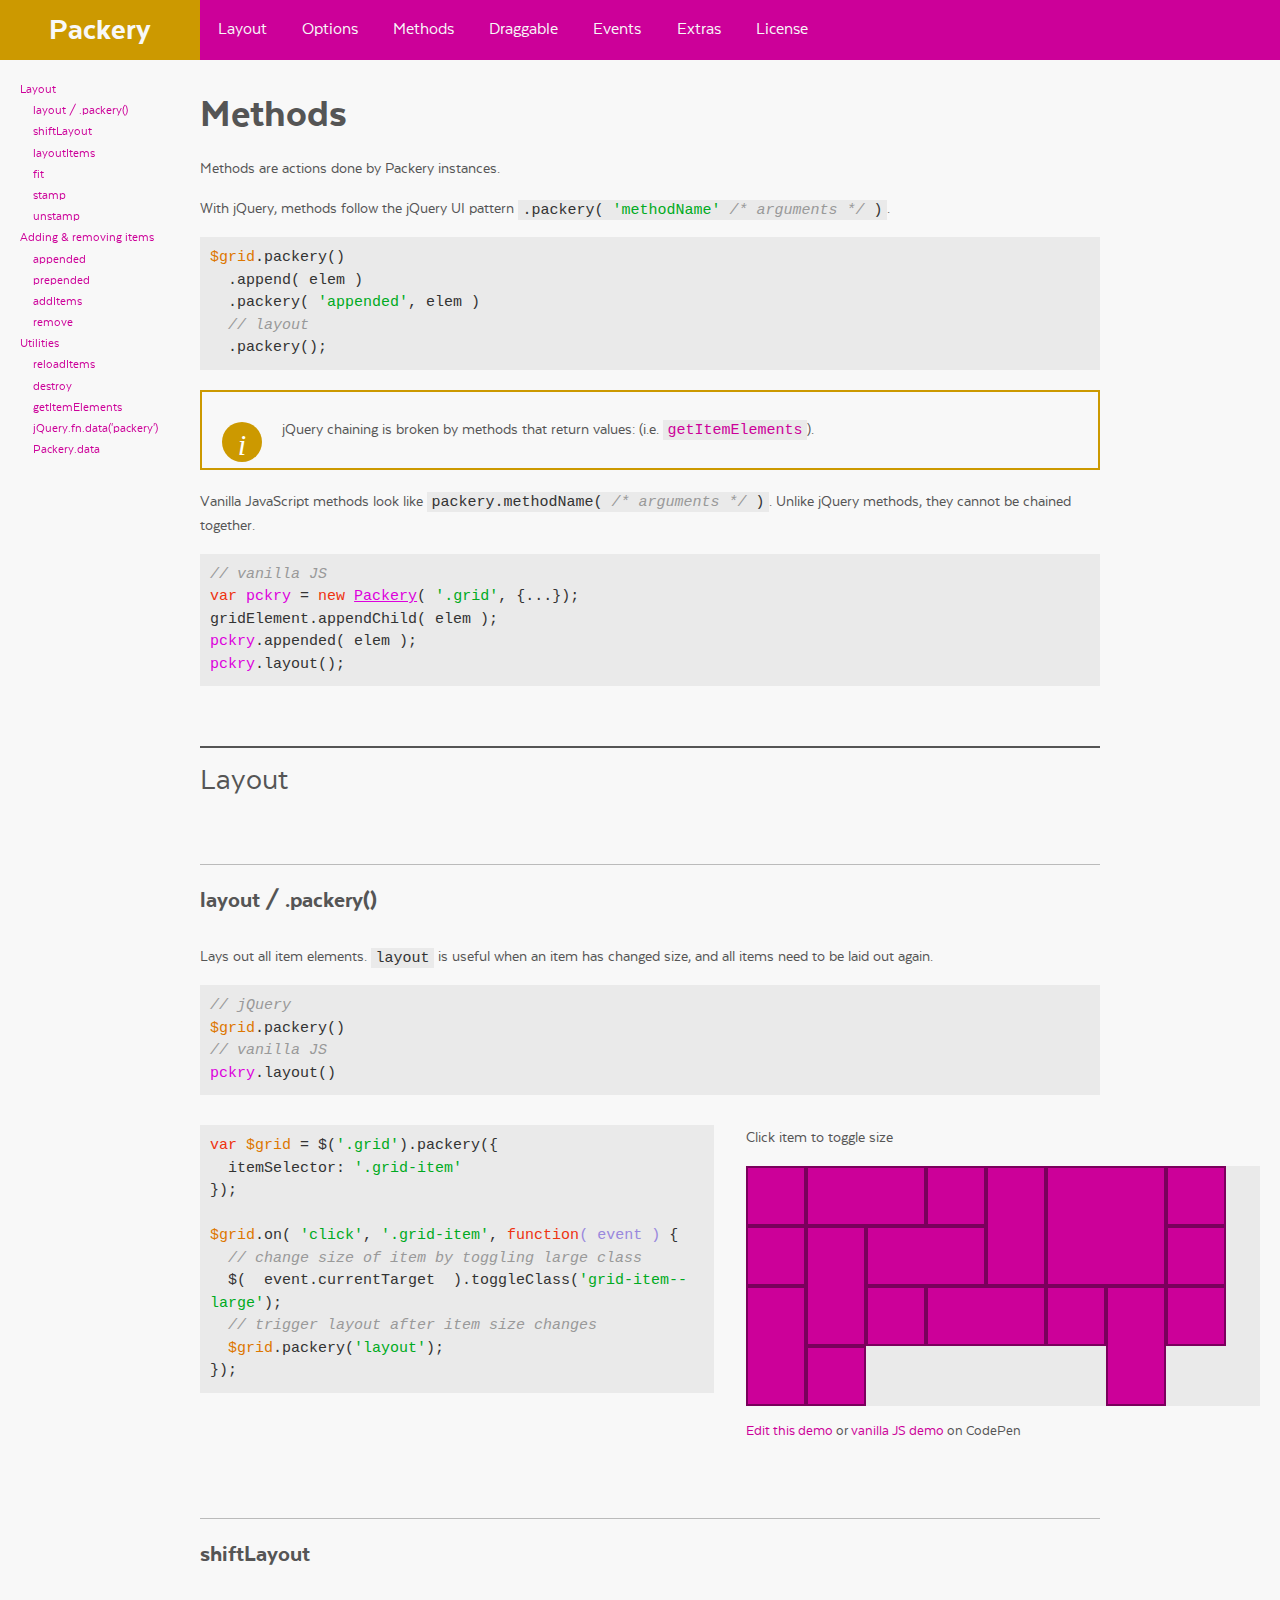
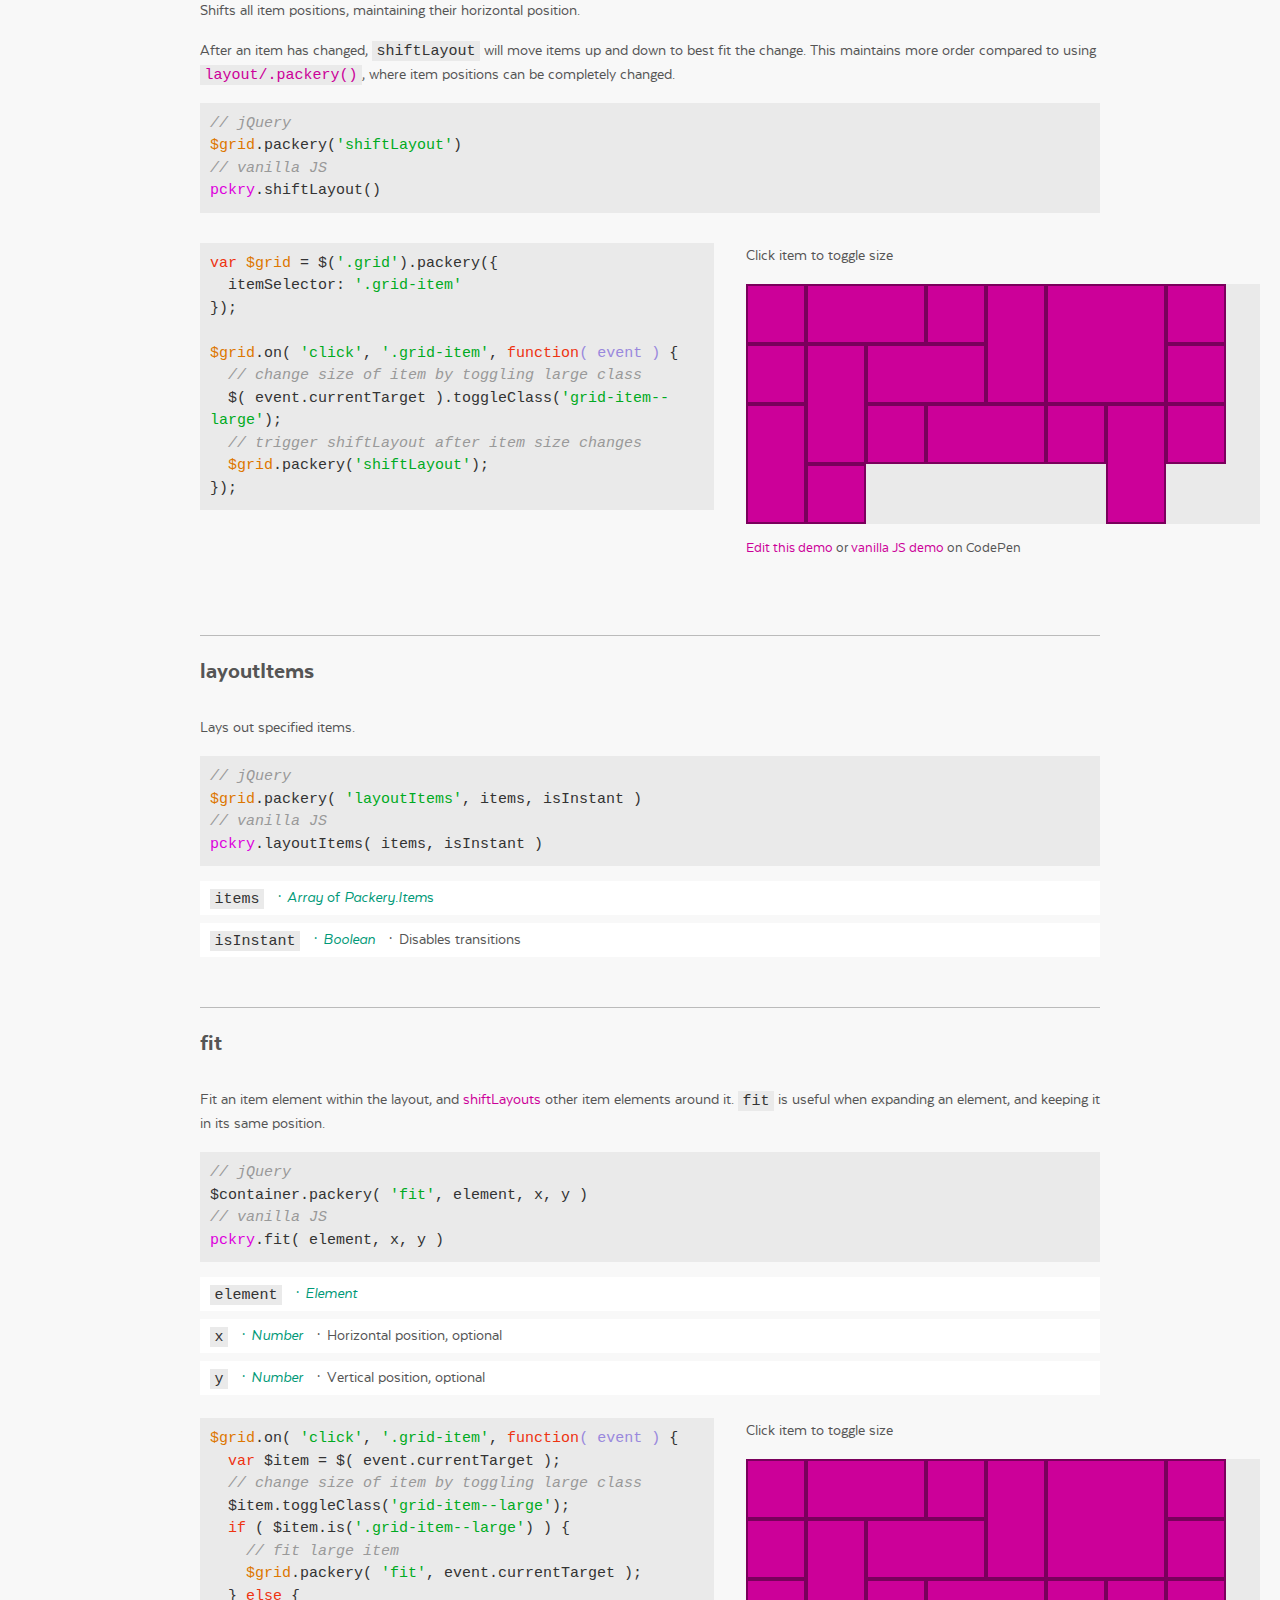
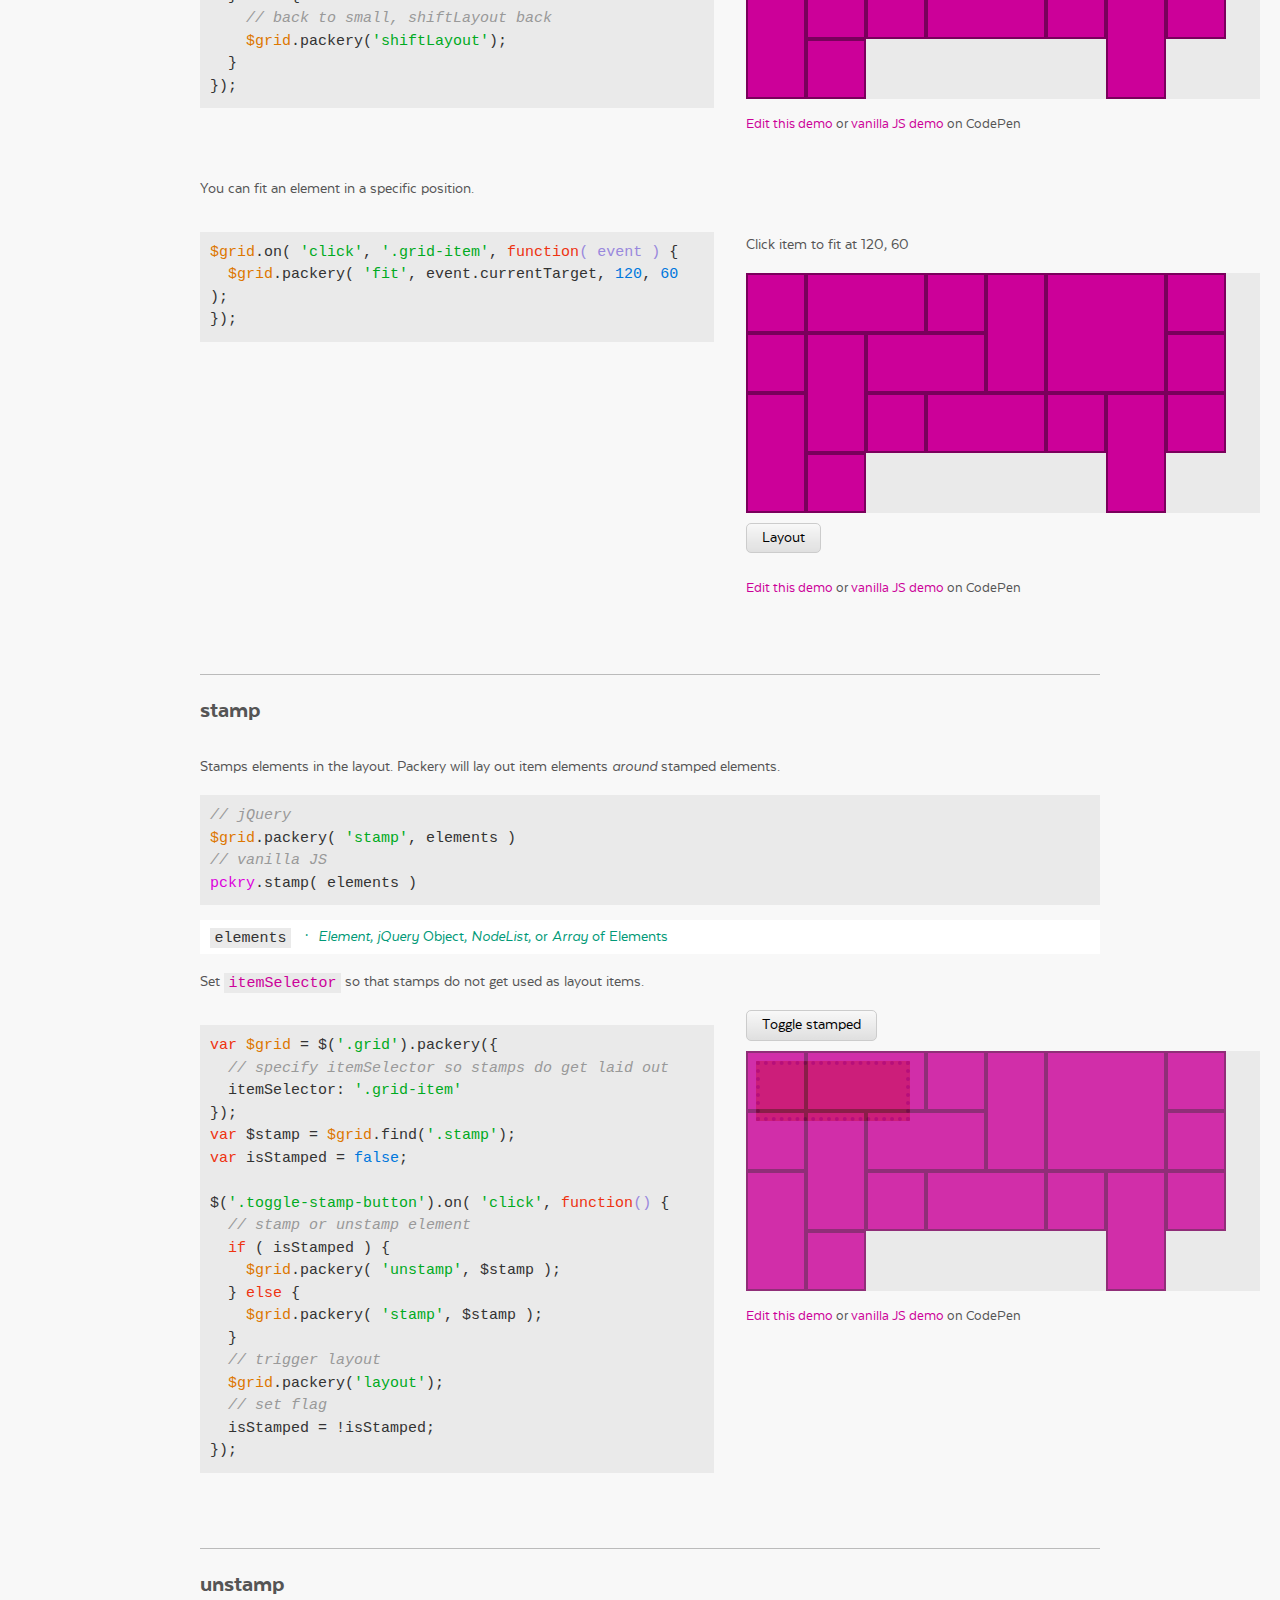
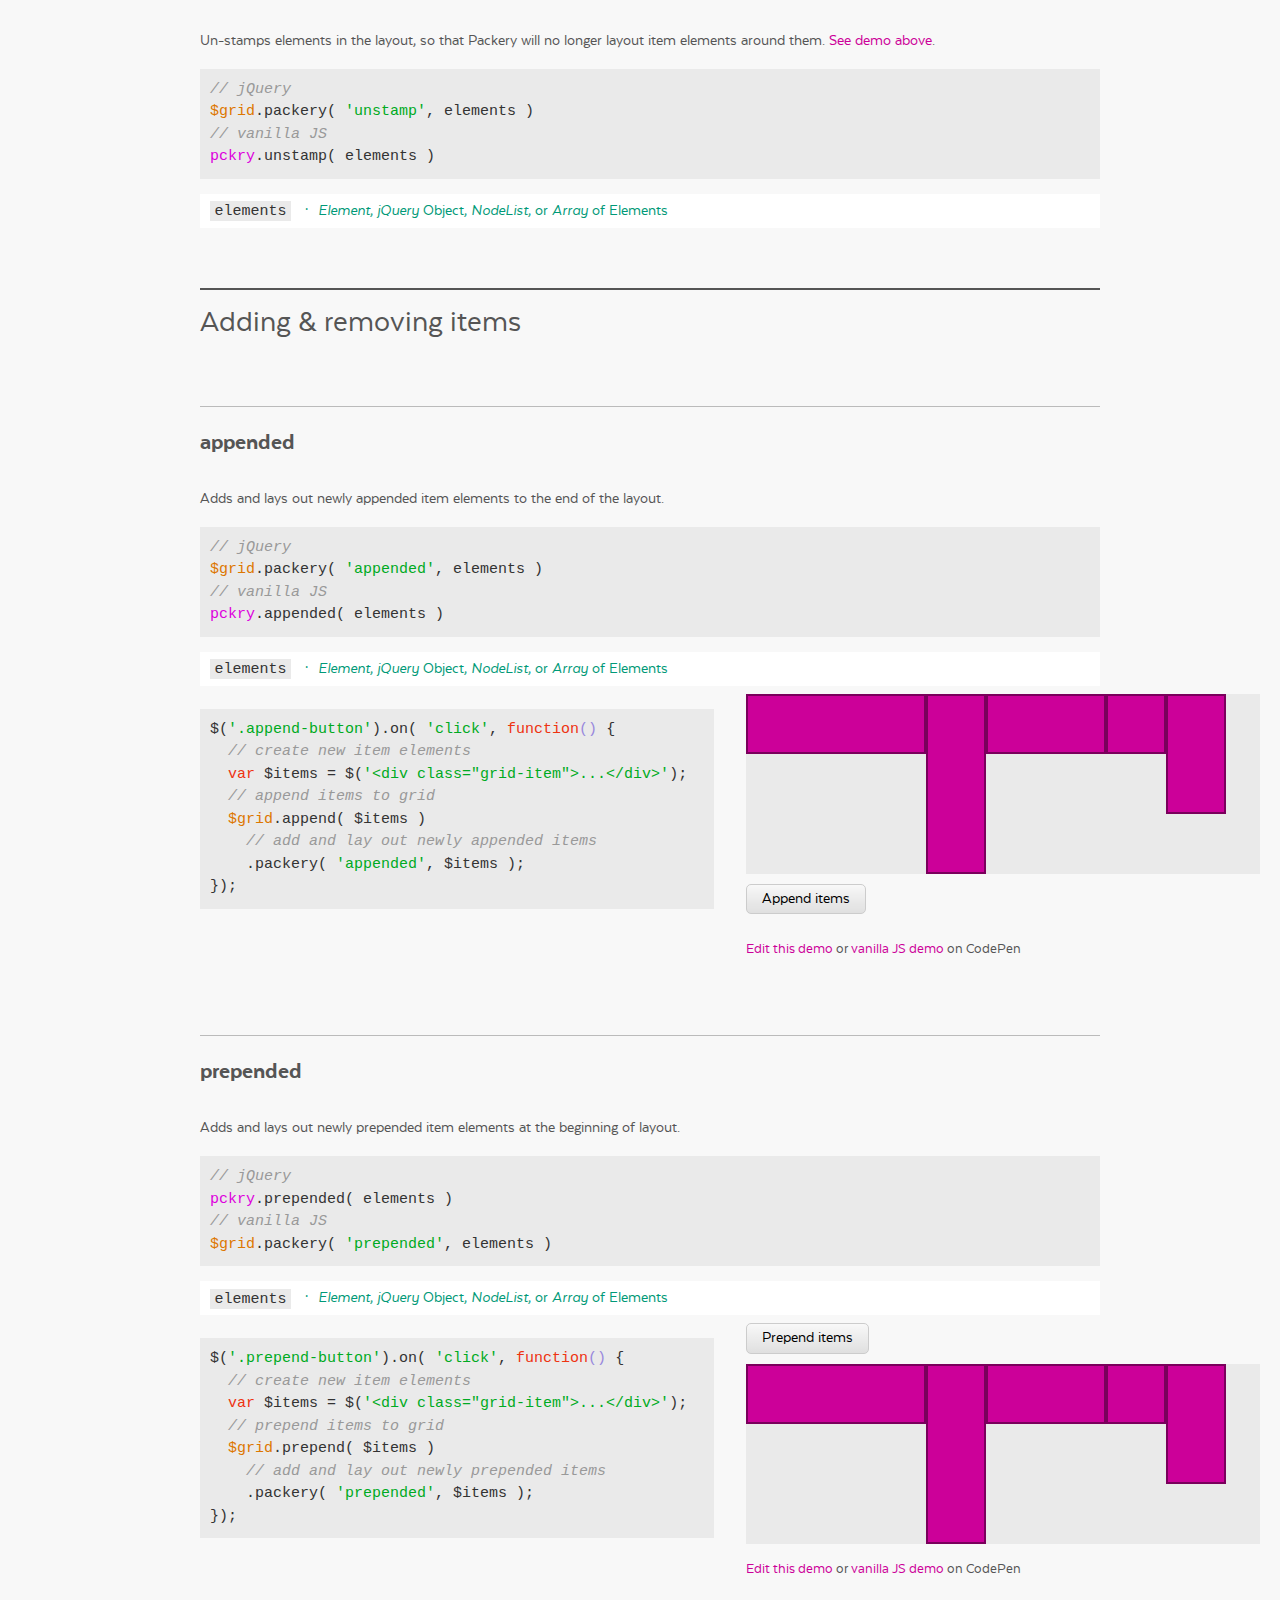
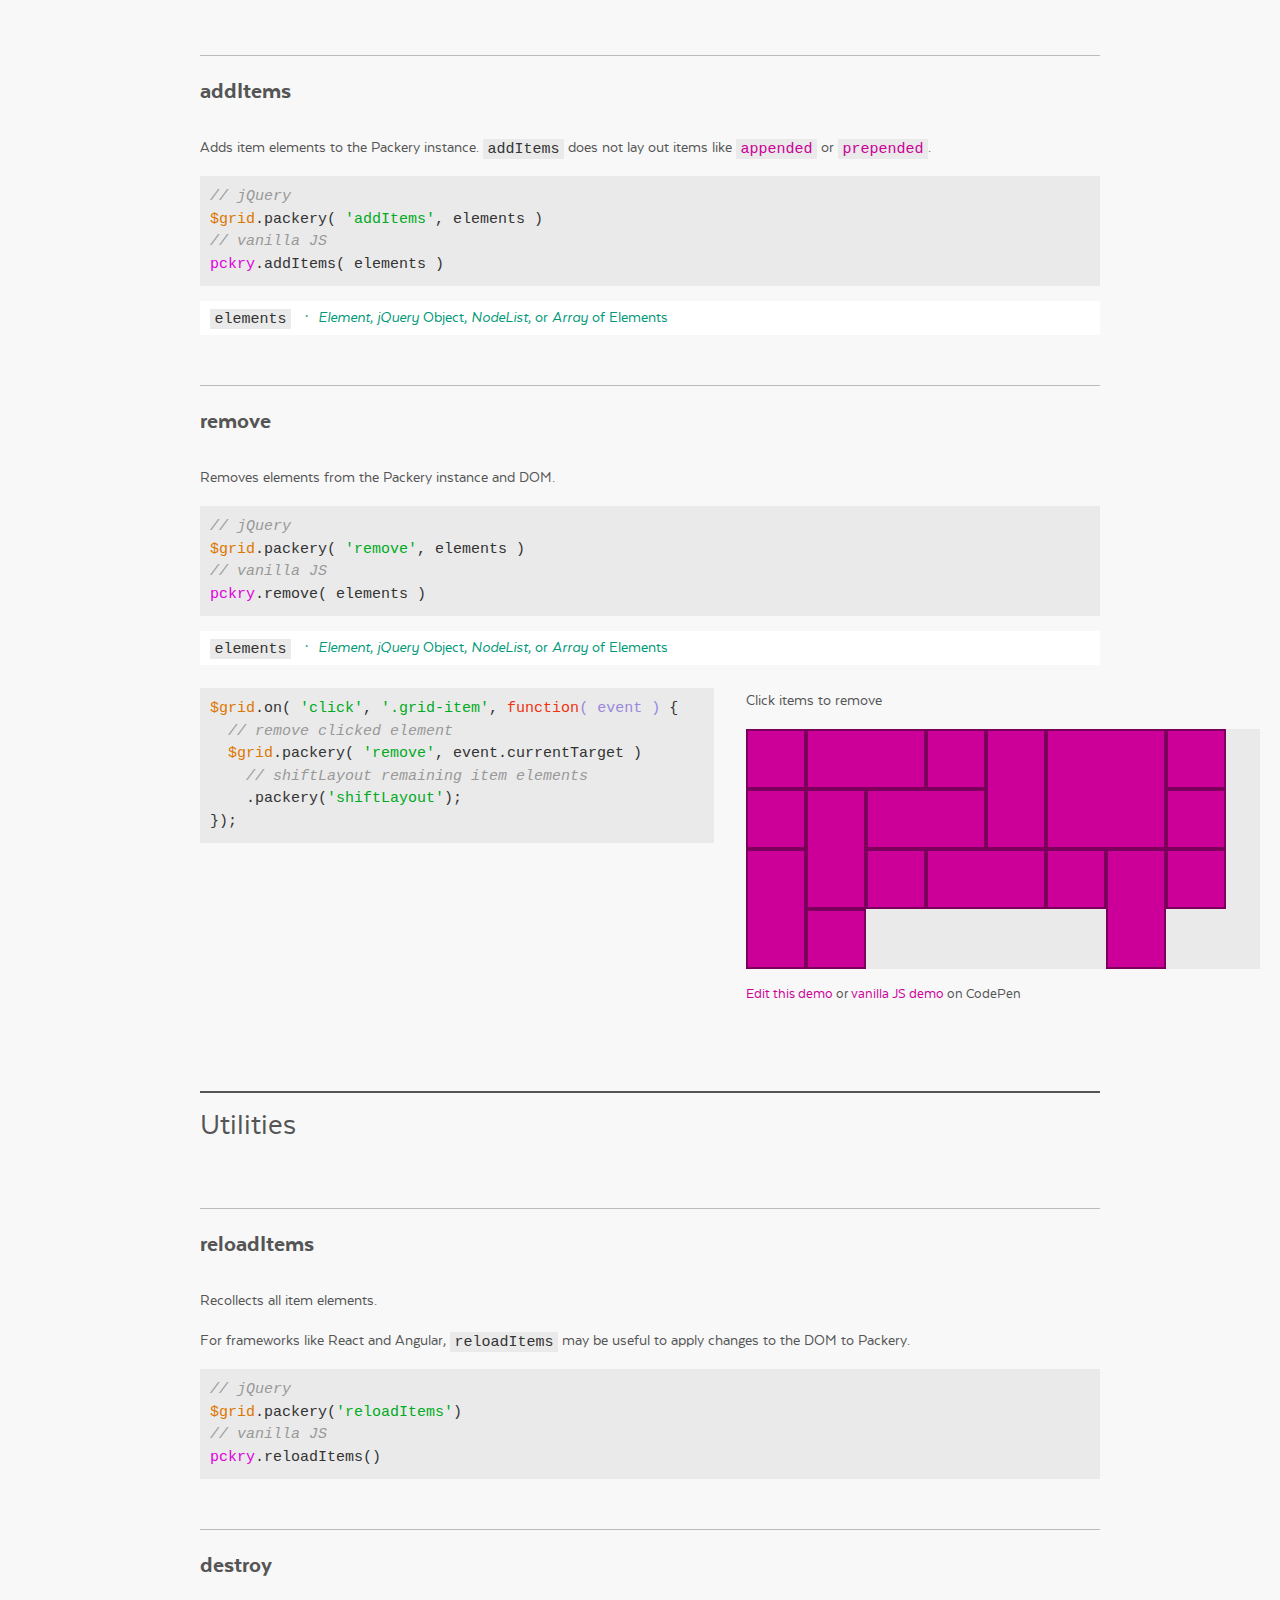
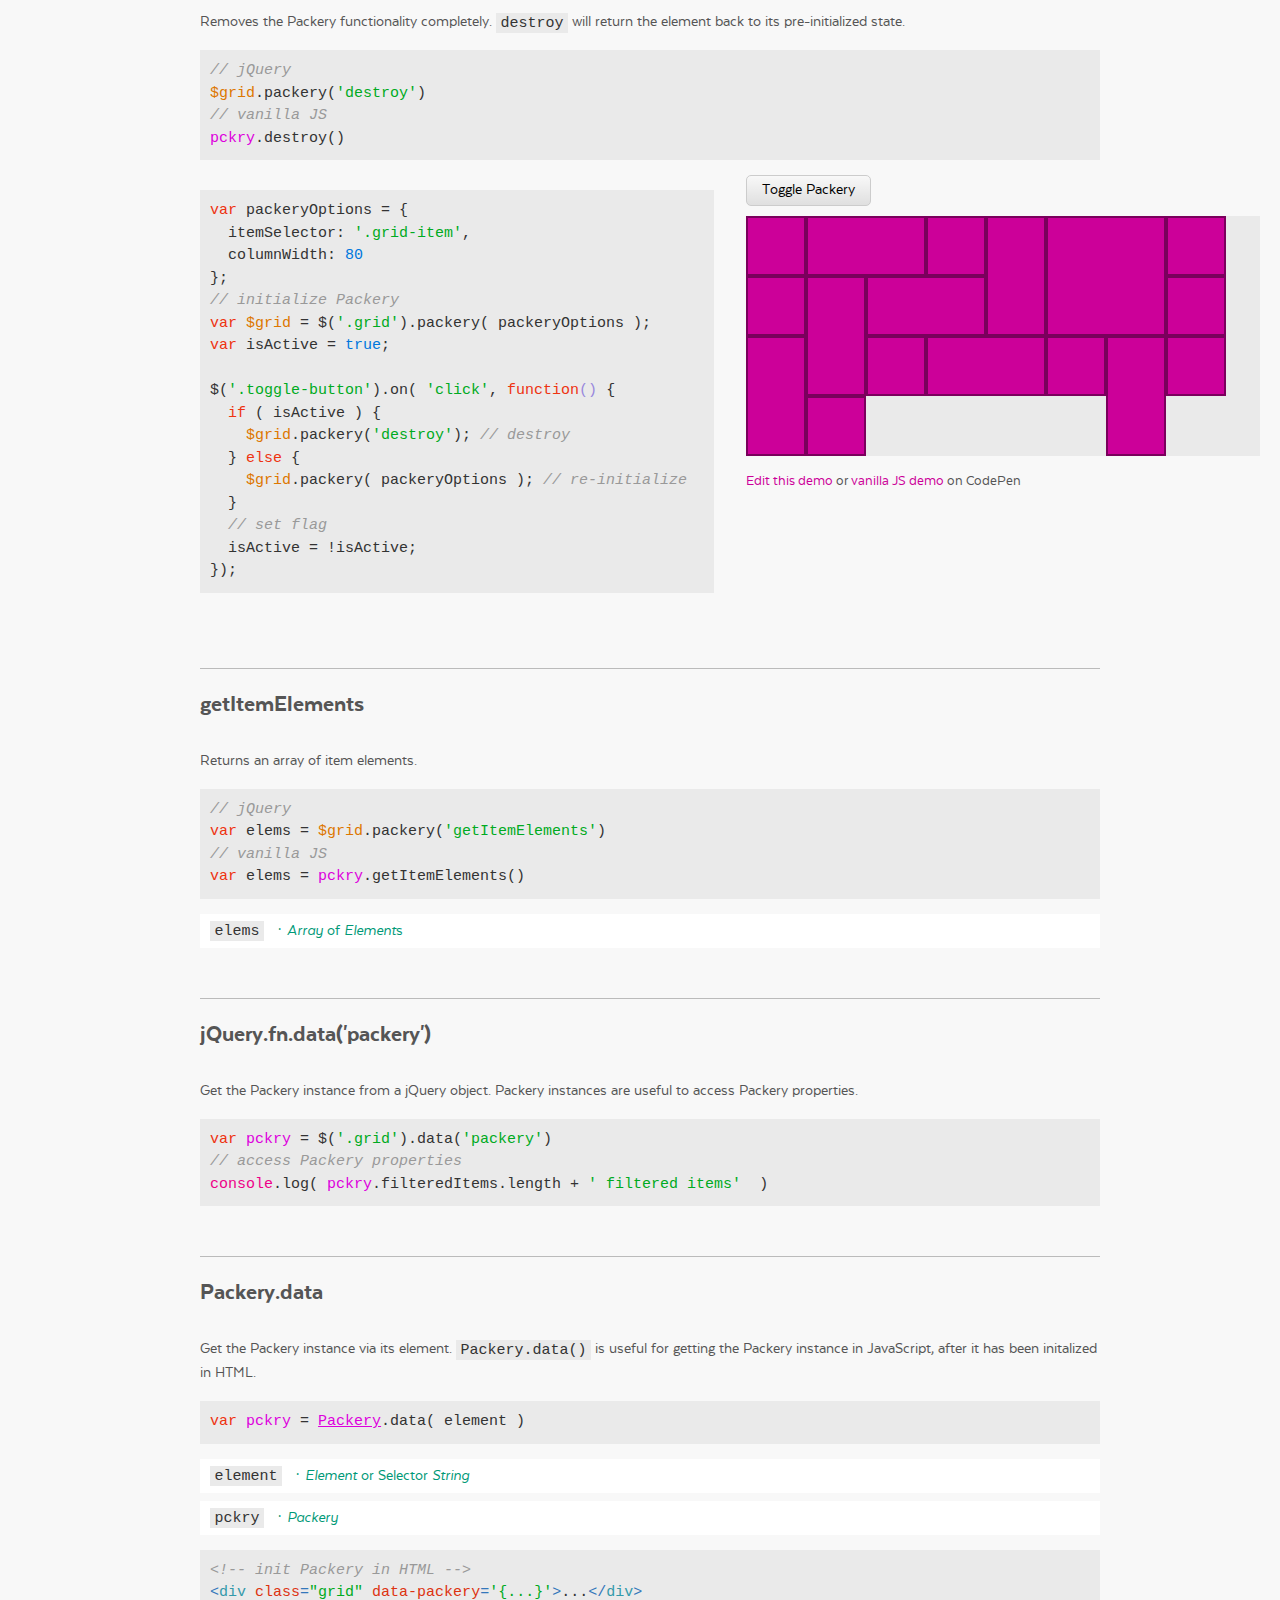
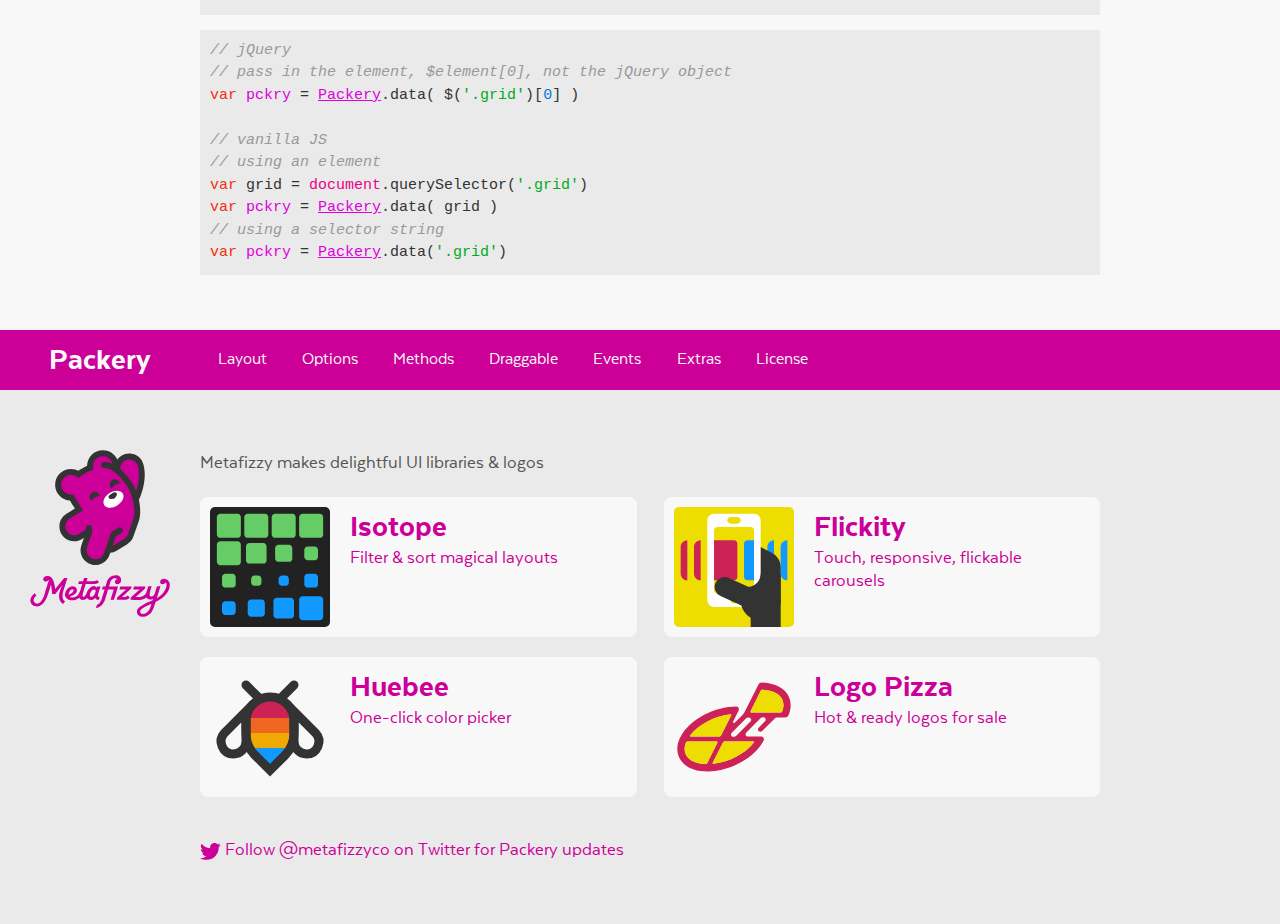
<file: packery-docs/methods.html>
<!doctype html>
<html class="export" lang="en">
<head>
  <meta charset="utf-8">
  <meta http-equiv="X-UA-Compatible" content="IE=edge,chrome=1">
  <meta name="viewport" content="width=device-width">
  <meta name="description" content="Gapless, draggable grid layouts">

  <title>Packery &#xB7; Methods</title>

    <link rel="stylesheet" href="css/packery-docs.css" media="screen">

  <meta name="twitter:card" content="summary">
  <meta name="twitter:site" content="@metafizzyco">
  <meta name="twitter:title" content="Packery Methods">
  <meta name="twitter:description" content="Gapless, draggable grid layouts">

</head>
<body class="-page" data-page="">

<div class="site-nav">
  <h1 class="site-nav__title"><a href=".">Packery</a></h1>
  <ol class="site-nav__list">
    <li class="site-nav__item site-nav__item--layout"><a href="layout.html">Layout</a></li>
    <li class="site-nav__item site-nav__item--options"><a href="options.html">Options</a></li>
    <li class="site-nav__item site-nav__item--methods"><a href="methods.html">Methods</a></li>
    <li class="site-nav__item site-nav__item--draggable"><a href="draggable.html">Draggable</a></li>
    <li class="site-nav__item site-nav__item--events"><a href="events.html">Events</a></li>
    <li class="site-nav__item site-nav__item--extras"><a href="extras.html">Extras</a></li>
    <li class="site-nav__item site-nav__item--license"><a href="license.html">License</a></li>
  </ol>
</div>


<div id="content" class="main">

  <div class="container">
      <h1>Methods</h1>

    <ul class="page-nav" data-js="page-nav">
<li class="page-nav__item page-nav__item--h2"><a href="#layout">Layout</a></li>
<li class="page-nav__item page-nav__item--h3"><a href="#layout-packery">layout / .packery()</a></li>
<li class="page-nav__item page-nav__item--h3"><a href="#shiftlayout">shiftLayout</a></li>
<li class="page-nav__item page-nav__item--h3"><a href="#layoutitems">layoutItems</a></li>
<li class="page-nav__item page-nav__item--h3"><a href="#fit">fit</a></li>
<li class="page-nav__item page-nav__item--h3"><a href="#stamp">stamp</a></li>
<li class="page-nav__item page-nav__item--h3"><a href="#unstamp">unstamp</a></li>
<li class="page-nav__item page-nav__item--h2"><a href="#adding-removing-items">Adding &amp; removing items</a></li>
<li class="page-nav__item page-nav__item--h3"><a href="#appended">appended</a></li>
<li class="page-nav__item page-nav__item--h3"><a href="#prepended">prepended</a></li>
<li class="page-nav__item page-nav__item--h3"><a href="#additems">addItems</a></li>
<li class="page-nav__item page-nav__item--h3"><a href="#remove">remove</a></li>
<li class="page-nav__item page-nav__item--h2"><a href="#utilities">Utilities</a></li>
<li class="page-nav__item page-nav__item--h3"><a href="#reloaditems">reloadItems</a></li>
<li class="page-nav__item page-nav__item--h3"><a href="#destroy">destroy</a></li>
<li class="page-nav__item page-nav__item--h3"><a href="#getitemelements">getItemElements</a></li>
<li class="page-nav__item page-nav__item--h3"><a href="#jquery-fn-data-packery">jQuery.fn.data(&apos;packery&apos;)</a></li>
<li class="page-nav__item page-nav__item--h3"><a href="#packery-data">Packery.data</a></li>
</ul>



<p>Methods are actions done by Packery instances.</p>

<p>With jQuery, methods follow the jQuery UI pattern <code>.packery( <span class="string">&apos;methodName&apos;</span> <span class="comment">/* arguments */</span> )</code>.</p>

<pre><code class="js"><span class="jquery_var">$grid</span>.packery()
  .append( elem )
  .packery( <span class="string">&apos;appended&apos;</span>, elem )
  <span class="comment">// layout</span>
  .packery();
</code></pre>

<div class="call-out">
  <p>jQuery chaining is broken by methods that return values: (i.e.
    <a href="#getitemelements"><code>getItemElements</code></a>).
  </p>
</div>

<p>Vanilla JavaScript methods look like <code>packery.methodName( <span class="comment">/* arguments */</span> )</code>. Unlike jQuery methods, they cannot be chained together.</p>

<pre><code class="js"><span class="comment">// vanilla JS</span>
<span class="keyword">var</span> <span class="packery_var">pckry</span> = <span class="keyword">new</span> <span class="packery">Packery</span>( <span class="string">&apos;.grid&apos;</span>, {...});
gridElement.appendChild( elem );
<span class="packery_var">pckry</span>.appended( elem );
<span class="packery_var">pckry</span>.layout();
</code></pre>


<h2 id="layout">Layout</h2>


<h3 id="layout-packery">layout / .packery()</h3>

<p>Lays out all item elements. <code>layout</code> is useful when an item has changed size, and all items need to be laid out again.</p>

<pre><code class="js"><span class="comment">// jQuery</span>
<span class="jquery_var">$grid</span>.packery()
<span class="comment">// vanilla JS</span>
<span class="packery_var">pckry</span>.layout()
</code></pre>

<div class="duo example">
  <div class="duo__cell example__code">
<pre><code class="js"><span class="keyword">var</span> <span class="jquery_var">$grid</span> = $(<span class="string">&apos;.grid&apos;</span>).packery({
  itemSelector: <span class="string">&apos;.grid-item&apos;</span>
});

<span class="jquery_var">$grid</span>.on( <span class="string">&apos;click&apos;</span>, <span class="string">&apos;.grid-item&apos;</span>, <span class="function"><span class="keyword">function</span><span class="params">( event )</span> </span>{
  <span class="comment">// change size of item by toggling large class</span>
  $(  event.currentTarget  ).toggleClass(<span class="string">&apos;grid-item--large&apos;</span>);
  <span class="comment">// trigger layout after item size changes</span>
  <span class="jquery_var">$grid</span>.packery(<span class="string">&apos;layout&apos;</span>);
});
</code></pre>
  </div>
  <div class="duo__cell example__demo" data-js="layout">
    <p class="instruction">Click item to toggle size</p>
  
    <div class="grid grid--clickable">
      <div class="grid-item"></div>
      <div class="grid-item grid-item--width2"></div>
      <div class="grid-item"></div>
      <div class="grid-item grid-item--height2"></div>
      <div class="grid-item grid-item--width2 grid-item--height2"></div>
      <div class="grid-item"></div>
      <div class="grid-item"></div>
      <div class="grid-item grid-item--height2"></div>
      <div class="grid-item grid-item--width2"></div>
      <div class="grid-item"></div>
      <div class="grid-item grid-item--height2"></div>
      <div class="grid-item"></div>
      <div class="grid-item grid-item--width2"></div>
      <div class="grid-item"></div>
      <div class="grid-item grid-item--height2"></div>
      <div class="grid-item"></div>
      <div class="grid-item"></div>
    </div>
  
    <p class="edit-demo">
        <a href="http://codepen.io/desandro/pen/ksdGx">Edit this demo</a>
        or <a href="http://codepen.io/desandro/pen/dLgKw">vanilla JS demo</a> on CodePen
    </p>
  </div>
</div>


<h3 id="shiftlayout">shiftLayout</h3>

<p>Shifts all item positions, maintaining their horizontal position.</p>

<p>After an item has changed, <code>shiftLayout</code> will move items up and down to best fit the change. This maintains more order compared to using <a href="#layout-packery"><code>layout/.packery()</code></a>, where item positions can be completely changed.</p>

<pre><code class="js"><span class="comment">// jQuery</span>
<span class="jquery_var">$grid</span>.packery(<span class="string">&apos;shiftLayout&apos;</span>)
<span class="comment">// vanilla JS</span>
<span class="packery_var">pckry</span>.shiftLayout()
</code></pre>

<div class="duo example">
  <div class="duo__cell example__code">
<pre><code class="js"><span class="keyword">var</span> <span class="jquery_var">$grid</span> = $(<span class="string">&apos;.grid&apos;</span>).packery({
  itemSelector: <span class="string">&apos;.grid-item&apos;</span>
});

<span class="jquery_var">$grid</span>.on( <span class="string">&apos;click&apos;</span>, <span class="string">&apos;.grid-item&apos;</span>, <span class="function"><span class="keyword">function</span><span class="params">( event )</span> </span>{
  <span class="comment">// change size of item by toggling large class</span>
  $( event.currentTarget ).toggleClass(<span class="string">&apos;grid-item--large&apos;</span>);
  <span class="comment">// trigger shiftLayout after item size changes</span>
  <span class="jquery_var">$grid</span>.packery(<span class="string">&apos;shiftLayout&apos;</span>);
});
</code></pre>
  </div>
  <div class="duo__cell example__demo" data-js="shift-layout">
    <p class="instruction">Click item to toggle size</p>
  
    <div class="grid grid--clickable">
      <div class="grid-item"></div>
      <div class="grid-item grid-item--width2"></div>
      <div class="grid-item"></div>
      <div class="grid-item grid-item--height2"></div>
      <div class="grid-item grid-item--width2 grid-item--height2"></div>
      <div class="grid-item"></div>
      <div class="grid-item"></div>
      <div class="grid-item grid-item--height2"></div>
      <div class="grid-item grid-item--width2"></div>
      <div class="grid-item"></div>
      <div class="grid-item grid-item--height2"></div>
      <div class="grid-item"></div>
      <div class="grid-item grid-item--width2"></div>
      <div class="grid-item"></div>
      <div class="grid-item grid-item--height2"></div>
      <div class="grid-item"></div>
      <div class="grid-item"></div>
    </div>
  
    <p class="edit-demo">
        <a href="http://codepen.io/desandro/pen/pgVQLz">Edit this demo</a>
        or <a href="http://codepen.io/desandro/pen/eJrQrJ">vanilla JS demo</a> on CodePen
    </p>
  </div>
</div>


<h3 id="layoutitems">layoutItems</h3>

<p>Lays out specified items.</p>

<pre><code class="js"><span class="comment">// jQuery</span>
<span class="jquery_var">$grid</span>.packery( <span class="string">&apos;layoutItems&apos;</span>, items, isInstant )
<span class="comment">// vanilla JS</span>
<span class="packery_var">pckry</span>.layoutItems( items, isInstant )
</code></pre>

<p class="variable">
  <code class="variable__code">items</code>
  <span class="variable__type"><i>Array</i> of <i>Packery.Item</i>s</span>
</p>

<p class="variable">
  <code class="variable__code">isInstant</code>
  <span class="variable__type"><i>Boolean</i></span>
  <span class="variable__description">Disables transitions</span>
</p>


<h3 id="fit">fit</h3>

<p>Fit an item element within the layout, and <a href="#shiftlayout">shiftLayouts</a> other item elements around it. <code>fit</code> is useful when expanding an element, and keeping it in its same position.</p>

<pre><code class="js"><span class="comment">// jQuery</span>
$container.packery( <span class="string">&apos;fit&apos;</span>, element, x, y )
<span class="comment">// vanilla JS</span>
<span class="packery_var">pckry</span>.fit( element, x, y )
</code></pre>

<p class="variable">
  <code class="variable__code">element</code>
  <span class="variable__type"><i>Element</i></span>
</p>

<p class="variable">
  <code class="variable__code">x</code>
  <span class="variable__type"><i>Number</i></span>
  <span class="variable__description">Horizontal position, optional</span>
</p>

<p class="variable">
  <code class="variable__code">y</code>
  <span class="variable__type"><i>Number</i></span>
  <span class="variable__description">Vertical position, optional</span>
</p>

<div class="duo example">
  <div class="duo__cell example__code">
<pre><code class="js"><span class="jquery_var">$grid</span>.on( <span class="string">&apos;click&apos;</span>, <span class="string">&apos;.grid-item&apos;</span>, <span class="function"><span class="keyword">function</span><span class="params">( event )</span> </span>{
  <span class="keyword">var</span> $item = $( event.currentTarget );
  <span class="comment">// change size of item by toggling large class</span>
  $item.toggleClass(<span class="string">&apos;grid-item--large&apos;</span>);
  <span class="keyword">if</span> ( $item.is(<span class="string">&apos;.grid-item--large&apos;</span>) ) {
    <span class="comment">// fit large item</span>
    <span class="jquery_var">$grid</span>.packery( <span class="string">&apos;fit&apos;</span>, event.currentTarget );
  } <span class="keyword">else</span> {
    <span class="comment">// back to small, shiftLayout back</span>
    <span class="jquery_var">$grid</span>.packery(<span class="string">&apos;shiftLayout&apos;</span>);
  }
});
</code></pre>
  </div>
  <div class="duo__cell example__demo" data-js="fit">
    <p class="instruction">Click item to toggle size</p>
  
    <div class="grid grid--clickable">
      <div class="grid-item"></div>
      <div class="grid-item grid-item--width2"></div>
      <div class="grid-item"></div>
      <div class="grid-item grid-item--height2"></div>
      <div class="grid-item grid-item--width2 grid-item--height2"></div>
      <div class="grid-item"></div>
      <div class="grid-item"></div>
      <div class="grid-item grid-item--height2"></div>
      <div class="grid-item grid-item--width2"></div>
      <div class="grid-item"></div>
      <div class="grid-item grid-item--height2"></div>
      <div class="grid-item"></div>
      <div class="grid-item grid-item--width2"></div>
      <div class="grid-item"></div>
      <div class="grid-item grid-item--height2"></div>
      <div class="grid-item"></div>
      <div class="grid-item"></div>
    </div>
  
    <p class="edit-demo">
        <a href="http://codepen.io/desandro/pen/iLyfC">Edit this demo</a>
        or <a href="http://codepen.io/desandro/pen/rwhjq">vanilla JS demo</a> on CodePen
    </p>
  </div>
</div>

<p>You can fit an element in a specific position.</p>

<div class="duo example">
  <div class="duo__cell example__code">
<pre><code class="js"><span class="jquery_var">$grid</span>.on( <span class="string">&apos;click&apos;</span>, <span class="string">&apos;.grid-item&apos;</span>, <span class="function"><span class="keyword">function</span><span class="params">( event )</span> </span>{
  <span class="jquery_var">$grid</span>.packery( <span class="string">&apos;fit&apos;</span>, event.currentTarget, <span class="number">120</span>, <span class="number">60</span> );
});
</code></pre>
  </div>
  <div class="duo__cell example__demo" data-js="fit-position">
    <p class="instruction">Click item to fit at 120, 60</p>
  
    <div class="grid grid--clickable">
      <div class="grid-item"></div>
      <div class="grid-item grid-item--width2"></div>
      <div class="grid-item"></div>
      <div class="grid-item grid-item--height2"></div>
      <div class="grid-item grid-item--width2 grid-item--height2"></div>
      <div class="grid-item"></div>
      <div class="grid-item"></div>
      <div class="grid-item grid-item--height2"></div>
      <div class="grid-item grid-item--width2"></div>
      <div class="grid-item"></div>
      <div class="grid-item grid-item--height2"></div>
      <div class="grid-item"></div>
      <div class="grid-item grid-item--width2"></div>
      <div class="grid-item"></div>
      <div class="grid-item grid-item--height2"></div>
      <div class="grid-item"></div>
      <div class="grid-item"></div>
    </div>
  
    <button class="button layout-button" style="margin-top: 10px;">Layout</button>
  
    <p class="edit-demo">
        <a href="http://codepen.io/desandro/pen/fguJH">Edit this demo</a>
        or <a href="http://codepen.io/desandro/pen/uspgI">vanilla JS demo</a> on CodePen
    </p>
  </div>
</div>


<h3 id="stamp">stamp</h3>

<p>Stamps elements in the layout. Packery will lay out item elements <em>around</em> stamped elements.</p>

<pre><code class="js"><span class="comment">// jQuery</span>
<span class="jquery_var">$grid</span>.packery( <span class="string">&apos;stamp&apos;</span>, elements )
<span class="comment">// vanilla JS</span>
<span class="packery_var">pckry</span>.stamp( elements )
</code></pre>

<p class="variable">
  <code class="variable__code">elements</code>
  <span class="variable__type">
    <i>Element</i>,
    <i>jQuery</i> Object,
    <i>NodeList</i>, or
    <i>Array</i> of Elements
  </span>
</p>

<p>Set <a href="options.html#itemselector"><code>itemSelector</code></a> so that stamps do not get used as layout items.</p>

<div class="duo example">
  <div class="duo__cell example__code">
<pre><code class="js"><span class="keyword">var</span> <span class="jquery_var">$grid</span> = $(<span class="string">&apos;.grid&apos;</span>).packery({
  <span class="comment">// specify itemSelector so stamps do get laid out</span>
  itemSelector: <span class="string">&apos;.grid-item&apos;</span>
});
<span class="keyword">var</span> $stamp = <span class="jquery_var">$grid</span>.find(<span class="string">&apos;.stamp&apos;</span>);
<span class="keyword">var</span> isStamped = <span class="literal">false</span>;

$(<span class="string">&apos;.toggle-stamp-button&apos;</span>).on( <span class="string">&apos;click&apos;</span>, <span class="function"><span class="keyword">function</span><span class="params">()</span> </span>{
  <span class="comment">// stamp or unstamp element</span>
  <span class="keyword">if</span> ( isStamped ) {
    <span class="jquery_var">$grid</span>.packery( <span class="string">&apos;unstamp&apos;</span>, $stamp );
  } <span class="keyword">else</span> {
    <span class="jquery_var">$grid</span>.packery( <span class="string">&apos;stamp&apos;</span>, $stamp );
  }
  <span class="comment">// trigger layout</span>
  <span class="jquery_var">$grid</span>.packery(<span class="string">&apos;layout&apos;</span>);
  <span class="comment">// set flag</span>
  isStamped = !isStamped;
});
</code></pre>
  </div>
  <div class="duo__cell example__demo" data-js="stamp-methods">
    <button class="button stamp-button">Toggle stamped</button>
    <div class="grid grid--has-stamp grid--stamp-methods-demo">
      <div class="stamp stamp--stamp-methods-demo"></div>
      <div class="grid-item"></div>
      <div class="grid-item grid-item--width2"></div>
      <div class="grid-item"></div>
      <div class="grid-item grid-item--height2"></div>
      <div class="grid-item grid-item--width2 grid-item--height2"></div>
      <div class="grid-item"></div>
      <div class="grid-item"></div>
      <div class="grid-item grid-item--height2"></div>
      <div class="grid-item grid-item--width2"></div>
      <div class="grid-item"></div>
      <div class="grid-item grid-item--height2"></div>
      <div class="grid-item"></div>
      <div class="grid-item grid-item--width2"></div>
      <div class="grid-item"></div>
      <div class="grid-item grid-item--height2"></div>
      <div class="grid-item"></div>
      <div class="grid-item"></div>
    </div>
    <p class="edit-demo">
        <a href="http://codepen.io/desandro/pen/bmfow">Edit this demo</a>
        or <a href="http://codepen.io/desandro/pen/pstDE">vanilla JS demo</a> on CodePen
    </p>
  </div>
</div>


<h3 id="unstamp">unstamp</h3>

<p>Un-stamps elements in the layout, so that Packery will no longer layout item elements around them. <a href="#stamp">See demo above</a>.</p>

<pre><code class="js"><span class="comment">// jQuery</span>
<span class="jquery_var">$grid</span>.packery( <span class="string">&apos;unstamp&apos;</span>, elements )
<span class="comment">// vanilla JS</span>
<span class="packery_var">pckry</span>.unstamp( elements )
</code></pre>

<p class="variable">
  <code class="variable__code">elements</code>
  <span class="variable__type">
    <i>Element</i>,
    <i>jQuery</i> Object,
    <i>NodeList</i>, or
    <i>Array</i> of Elements
  </span>
</p>


<h2 id="adding-removing-items">Adding &amp; removing items</h2>


<h3 id="appended">appended</h3>

<p>Adds and lays out newly appended item elements to the end of the layout.</p>

<pre><code class="js"><span class="comment">// jQuery</span>
<span class="jquery_var">$grid</span>.packery( <span class="string">&apos;appended&apos;</span>, elements )
<span class="comment">// vanilla JS</span>
<span class="packery_var">pckry</span>.appended( elements )
</code></pre>

<p class="variable">
  <code class="variable__code">elements</code>
  <span class="variable__type">
    <i>Element</i>,
    <i>jQuery</i> Object,
    <i>NodeList</i>, or
    <i>Array</i> of Elements
  </span>
</p>

<div class="duo example">
  <div class="duo__cell example__code">
<pre><code class="js">$(<span class="string">&apos;.append-button&apos;</span>).on( <span class="string">&apos;click&apos;</span>, <span class="function"><span class="keyword">function</span><span class="params">()</span> </span>{
  <span class="comment">// create new item elements</span>
  <span class="keyword">var</span> $items = $(<span class="string">&apos;&lt;div class=&quot;grid-item&quot;&gt;...&lt;/div&gt;&apos;</span>);
  <span class="comment">// append items to grid</span>
  <span class="jquery_var">$grid</span>.append( $items )
    <span class="comment">// add and lay out newly appended items</span>
    .packery( <span class="string">&apos;appended&apos;</span>, $items );
});
</code></pre>
  </div>
  <div class="duo__cell example__demo" data-js="appended">
    <div class="grid">
      <div class="grid-item grid-item--width3"></div>
      <div class="grid-item grid-item--height3"></div>
      <div class="grid-item grid-item--width2"></div>
      <div class="grid-item"></div>
      <div class="grid-item grid-item--height2"></div>
    </div>
    <button class="button append-button" style="margin-top: 10px;">Append items</button>
    <p class="edit-demo">
        <a href="http://codepen.io/desandro/pen/HFbia">Edit this demo</a>
        or <a href="http://codepen.io/desandro/pen/ndoxe">vanilla JS demo</a> on CodePen
    </p>
  </div>
</div>


<h3 id="prepended">prepended</h3>

<p>Adds and lays out newly prepended item elements at the beginning of layout.</p>

<pre><code class="js"><span class="comment">// jQuery</span>
<span class="packery_var">pckry</span>.prepended( elements )
<span class="comment">// vanilla JS</span>
<span class="jquery_var">$grid</span>.packery( <span class="string">&apos;prepended&apos;</span>, elements )
</code></pre>

<p class="variable">
  <code class="variable__code">elements</code>
  <span class="variable__type">
    <i>Element</i>,
    <i>jQuery</i> Object,
    <i>NodeList</i>, or
    <i>Array</i> of Elements
  </span>
</p>

<div class="duo example">
  <div class="duo__cell example__code">
<pre><code class="js">$(<span class="string">&apos;.prepend-button&apos;</span>).on( <span class="string">&apos;click&apos;</span>, <span class="function"><span class="keyword">function</span><span class="params">()</span> </span>{
  <span class="comment">// create new item elements</span>
  <span class="keyword">var</span> $items = $(<span class="string">&apos;&lt;div class=&quot;grid-item&quot;&gt;...&lt;/div&gt;&apos;</span>);
  <span class="comment">// prepend items to grid</span>
  <span class="jquery_var">$grid</span>.prepend( $items )
    <span class="comment">// add and lay out newly prepended items</span>
    .packery( <span class="string">&apos;prepended&apos;</span>, $items );
});
</code></pre>
  </div>
  <div class="duo__cell example__demo" data-js="prepended">
    <button class="button prepend-button">Prepend items</button>
    <div class="grid">
      <div class="grid-item grid-item--width3"></div>
      <div class="grid-item grid-item--height3"></div>
      <div class="grid-item grid-item--width2"></div>
      <div class="grid-item"></div>
      <div class="grid-item grid-item--height2"></div>
    </div>
    <p class="edit-demo">
        <a href="http://codepen.io/desandro/pen/EzopH">Edit this demo</a>
        or <a href="http://codepen.io/desandro/pen/EhvLy">vanilla JS demo</a> on CodePen
    </p>
  </div>
</div>


<h3 id="additems">addItems</h3>

<p>Adds item elements to the Packery instance. <code>addItems</code> does not lay out items like <a href="#appended"><code>appended</code></a> or <a href="#prepended"><code>prepended</code></a>.</p>

<pre><code class="js"><span class="comment">// jQuery</span>
<span class="jquery_var">$grid</span>.packery( <span class="string">&apos;addItems&apos;</span>, elements )
<span class="comment">// vanilla JS</span>
<span class="packery_var">pckry</span>.addItems( elements )
</code></pre>

<p class="variable">
  <code class="variable__code">elements</code>
  <span class="variable__type">
    <i>Element</i>,
    <i>jQuery</i> Object,
    <i>NodeList</i>, or
    <i>Array</i> of Elements
  </span>
</p>


<h3 id="remove">remove</h3>

<p>Removes elements from the Packery instance and DOM.</p>

<pre><code class="js"><span class="comment">// jQuery</span>
<span class="jquery_var">$grid</span>.packery( <span class="string">&apos;remove&apos;</span>, elements )
<span class="comment">// vanilla JS</span>
<span class="packery_var">pckry</span>.remove( elements )
</code></pre>

<p class="variable">
  <code class="variable__code">elements</code>
  <span class="variable__type">
    <i>Element</i>,
    <i>jQuery</i> Object,
    <i>NodeList</i>, or
    <i>Array</i> of Elements
  </span>
</p>

<div class="duo example">
  <div class="duo__cell example__code">
<pre><code class="js"><span class="jquery_var">$grid</span>.on( <span class="string">&apos;click&apos;</span>, <span class="string">&apos;.grid-item&apos;</span>, <span class="function"><span class="keyword">function</span><span class="params">( event )</span> </span>{
  <span class="comment">// remove clicked element</span>
  <span class="jquery_var">$grid</span>.packery( <span class="string">&apos;remove&apos;</span>, event.currentTarget )
    <span class="comment">// shiftLayout remaining item elements</span>
    .packery(<span class="string">&apos;shiftLayout&apos;</span>);
});
</code></pre>
  </div>
  <div class="duo__cell example__demo" data-js="remove">
    <p class="instruction">Click items to remove</p>
    <div class="grid grid--clickable">
      <div class="grid-item"></div>
      <div class="grid-item grid-item--width2"></div>
      <div class="grid-item"></div>
      <div class="grid-item grid-item--height2"></div>
      <div class="grid-item grid-item--width2 grid-item--height2"></div>
      <div class="grid-item"></div>
      <div class="grid-item"></div>
      <div class="grid-item grid-item--height2"></div>
      <div class="grid-item grid-item--width2"></div>
      <div class="grid-item"></div>
      <div class="grid-item grid-item--height2"></div>
      <div class="grid-item"></div>
      <div class="grid-item grid-item--width2"></div>
      <div class="grid-item"></div>
      <div class="grid-item grid-item--height2"></div>
      <div class="grid-item"></div>
      <div class="grid-item"></div>
    </div>
    <p class="edit-demo">
        <a href="http://codepen.io/desandro/pen/Jisaz">Edit this demo</a>
        or <a href="http://codepen.io/desandro/pen/akrvC">vanilla JS demo</a> on CodePen
    </p>
  </div>
</div>


<h2 id="utilities">Utilities</h2>


<h3 id="reloaditems">reloadItems</h3>

<p>Recollects all item elements.</p>

<p>For frameworks like React and Angular, <code>reloadItems</code> may be useful to apply changes to the DOM to Packery.</p>

<pre><code class="js"><span class="comment">// jQuery</span>
<span class="jquery_var">$grid</span>.packery(<span class="string">&apos;reloadItems&apos;</span>)
<span class="comment">// vanilla JS</span>
<span class="packery_var">pckry</span>.reloadItems()
</code></pre>


<h3 id="destroy">destroy</h3>

<p>Removes the Packery functionality completely. <code>destroy</code> will return the element back to its pre-initialized state.</p>

<pre><code class="js"><span class="comment">// jQuery</span>
<span class="jquery_var">$grid</span>.packery(<span class="string">&apos;destroy&apos;</span>)
<span class="comment">// vanilla JS</span>
<span class="packery_var">pckry</span>.destroy()
</code></pre>

<div class="duo example">
  <div class="duo__cell example__code">
<pre><code class="js"><span class="keyword">var</span> packeryOptions = {
  itemSelector: <span class="string">&apos;.grid-item&apos;</span>,
  columnWidth: <span class="number">80</span>
};
<span class="comment">// initialize Packery</span>
<span class="keyword">var</span> <span class="jquery_var">$grid</span> = $(<span class="string">&apos;.grid&apos;</span>).packery( packeryOptions );
<span class="keyword">var</span> isActive = <span class="literal">true</span>;

$(<span class="string">&apos;.toggle-button&apos;</span>).on( <span class="string">&apos;click&apos;</span>, <span class="function"><span class="keyword">function</span><span class="params">()</span> </span>{
  <span class="keyword">if</span> ( isActive ) {
    <span class="jquery_var">$grid</span>.packery(<span class="string">&apos;destroy&apos;</span>); <span class="comment">// destroy</span>
  } <span class="keyword">else</span> {
    <span class="jquery_var">$grid</span>.packery( packeryOptions ); <span class="comment">// re-initialize</span>
  }
  <span class="comment">// set flag</span>
  isActive = !isActive;
});
</code></pre>
  </div>
  <div class="duo__cell example__demo" data-js="destroy">
    <button class="button toggle-button">Toggle Packery</button>
    <div class="grid">
      <div class="grid-item"></div>
      <div class="grid-item grid-item--width2"></div>
      <div class="grid-item"></div>
      <div class="grid-item grid-item--height2"></div>
      <div class="grid-item grid-item--width2 grid-item--height2"></div>
      <div class="grid-item"></div>
      <div class="grid-item"></div>
      <div class="grid-item grid-item--height2"></div>
      <div class="grid-item grid-item--width2"></div>
      <div class="grid-item"></div>
      <div class="grid-item grid-item--height2"></div>
      <div class="grid-item"></div>
      <div class="grid-item grid-item--width2"></div>
      <div class="grid-item"></div>
      <div class="grid-item grid-item--height2"></div>
      <div class="grid-item"></div>
      <div class="grid-item"></div>
    </div>
    <p class="edit-demo">
        <a href="http://codepen.io/desandro/pen/scKGf">Edit this demo</a>
        or <a href="http://codepen.io/desandro/pen/kEjed">vanilla JS demo</a> on CodePen
    </p>
  </div>
</div>


<h3 id="getitemelements">getItemElements</h3>

<p>Returns an array of item elements.</p>

<pre><code class="js"><span class="comment">// jQuery</span>
<span class="keyword">var</span> elems = <span class="jquery_var">$grid</span>.packery(<span class="string">&apos;getItemElements&apos;</span>)
<span class="comment">// vanilla JS</span>
<span class="keyword">var</span> elems = <span class="packery_var">pckry</span>.getItemElements()
</code></pre>

<p class="variable">
  <code class="variable__code">elems</code>
  <span class="variable__type"><i>Array</i> of <i>Element</i>s</span>
</p>


<h3 id="jquery-fn-data-packery">jQuery.fn.data(&apos;packery&apos;)</h3>

<p>Get the Packery instance from a jQuery object. Packery instances are useful to access Packery properties.</p>

<pre><code class="js"><span class="keyword">var</span> <span class="packery_var">pckry</span> = $(<span class="string">&apos;.grid&apos;</span>).data(<span class="string">&apos;packery&apos;</span>)
<span class="comment">// access Packery properties</span>
<span class="built_in">console</span>.log( <span class="packery_var">pckry</span>.filteredItems.length + <span class="string">&apos; filtered items&apos;</span>  )
</code></pre>


<h3 id="packery-data">Packery.data</h3>

<p>Get the Packery instance via its element. <code>Packery.data()</code> is useful for getting the Packery instance in JavaScript, after it has been initalized in HTML.</p>

<pre><code class="js"><span class="keyword">var</span> <span class="packery_var">pckry</span> = <span class="packery">Packery</span>.data( element )
</code></pre>

<p class="variable">
  <code class="variable__code">element</code>
  <span class="variable__type"><i>Element</i> or Selector <i>String</i></span>
</p>

<p class="variable">
  <code class="variable__code">pckry</code>
  <span class="variable__type"><i>Packery</i></span>
</p>

<pre><code class="html"><span class="comment">&lt;!-- init Packery in HTML --&gt;</span>
<span class="tag">&lt;<span class="title">div</span> <span class="attribute">class</span>=<span class="value">&quot;grid&quot;</span> <span class="attribute">data-packery</span>=<span class="value">&apos;{...}&apos;</span>&gt;</span>...<span class="tag">&lt;/<span class="title">div</span>&gt;</span>
</code></pre>

<pre><code class="js"><span class="comment">// jQuery</span>
<span class="comment">// pass in the element, $element[0], not the jQuery object</span>
<span class="keyword">var</span> <span class="packery_var">pckry</span> = <span class="packery">Packery</span>.data( $(<span class="string">&apos;.grid&apos;</span>)[<span class="number">0</span>] )

<span class="comment">// vanilla JS</span>
<span class="comment">// using an element</span>
<span class="keyword">var</span> grid = <span class="built_in">document</span>.querySelector(<span class="string">&apos;.grid&apos;</span>)
<span class="keyword">var</span> <span class="packery_var">pckry</span> = <span class="packery">Packery</span>.data( grid )
<span class="comment">// using a selector string</span>
<span class="keyword">var</span> <span class="packery_var">pckry</span> = <span class="packery">Packery</span>.data(<span class="string">&apos;.grid&apos;</span>)
</code></pre>


  </div>

</div>

<div class="site-nav">
  <h1 class="site-nav__title"><a href=".">Packery</a></h1>
  <ol class="site-nav__list">
    <li class="site-nav__item site-nav__item--layout"><a href="layout.html">Layout</a></li>
    <li class="site-nav__item site-nav__item--options"><a href="options.html">Options</a></li>
    <li class="site-nav__item site-nav__item--methods"><a href="methods.html">Methods</a></li>
    <li class="site-nav__item site-nav__item--draggable"><a href="draggable.html">Draggable</a></li>
    <li class="site-nav__item site-nav__item--events"><a href="events.html">Events</a></li>
    <li class="site-nav__item site-nav__item--extras"><a href="extras.html">Extras</a></li>
    <li class="site-nav__item site-nav__item--license"><a href="license.html">License</a></li>
  </ol>
</div>

<footer class="site-footer">

  <div class="container">

    <p class="site-footer__copy">Metafizzy makes delightful UI libraries &amp; logos</p>

    <div class="showcase">
    
      <ul class="showcase-item-list">
          <li class="showcase-item">
            <a class="showcase-item__link" href="http://isotope.metafizzy.co">
              <div class="showcase-item__image">
                  <svg class="isotope-illo" xmlns="http://www.w3.org/2000/svg" viewbox="0 0 350 350" width="100" height="100">
                    <path class="isotope-illo__color1" fill="#6C6" d="M80 170H30c-6 0-10-5-10-10v-50c0-6 5-10 10-10h50c6 0 10 5 10 10v50C90 166 86 170 80 170z"/>
                    <path class="isotope-illo__color1" fill="#6C6" d="M80 90H30c-6 0-10-5-10-10V30c0-6 5-10 10-10h50c6 0 10 5 10 10v50C90 86 86 90 80 90z"/>
                    <path class="isotope-illo__color1" fill="#6C6" d="M160 90h-50c-6 0-10-5-10-10V30c0-6 5-10 10-10h50c6 0 10 5 10 10v50C170 86 166 90 160 90z"/>
                    <path class="isotope-illo__color1" fill="#6C6" d="M240 90h-50c-6 0-10-5-10-10V30c0-6 5-10 10-10h50c6 0 10 5 10 10v50C250 86 246 90 240 90z"/>
                    <path class="isotope-illo__color1" fill="#6C6" d="M320 90h-50c-6 0-10-5-10-10V30c0-6 5-10 10-10h50c6 0 10 5 10 10v50C330 86 326 90 320 90z"/>
                    <path class="isotope-illo__color1" fill="#6C6" d="M155 165h-40c-6 0-10-5-10-10v-40c0-6 5-10 10-10h40c6 0 10 5 10 10v40 C165 161 161 165 155 165z"/>
                    <path class="isotope-illo__color1" fill="#6C6" d="M230 160h-30c-6 0-10-5-10-10v-30c0-6 5-10 10-10h30c6 0 10 5 10 10v30 C240 156 236 160 230 160z"/>
                    <path class="isotope-illo__color1" fill="#6C6" d="M305 155h-20c-6 0-10-5-10-10v-20c0-6 5-10 10-10h20c6 0 10 5 10 10v20 C315 151 311 155 305 155z"/>
                    <path class="isotope-illo__color1" fill="#6C6" d="M65 235H45c-6 0-10-5-10-10v-20c0-6 5-10 10-10h20c6 0 10 5 10 10v20C75 231 71 235 65 235z"/>
                    <path class="isotope-illo__color1" fill="#6C6" d="M140 230h-10c-6 0-10-5-10-10v-10c0-6 5-10 10-10h10c6 0 10 5 10 10v10 C150 226 146 230 140 230z"/>
                    <path class="isotope-illo__color2" fill="#19F" d="M305 235h-20c-6 0-10-5-10-10v-20c0-6 5-10 10-10h20c6 0 10 5 10 10v20 C315 231 311 235 305 235z"/>
                    <path class="isotope-illo__color2" fill="#19F" d="M65 315H45c-6 0-10-5-10-10v-20c0-6 5-10 10-10h20c6 0 10 5 10 10v20C75 311 71 315 65 315z"/>
                    <path class="isotope-illo__color2" fill="#19F" d="M150 320h-30c-6 0-10-5-10-10v-30c0-6 5-10 10-10h30c6 0 10 5 10 10v30 C160 316 156 320 150 320z"/>
                    <path class="isotope-illo__color2" fill="#19F" d="M220 230h-10c-6 0-10-5-10-10v-10c0-6 5-10 10-10h10c6 0 10 5 10 10v10 C230 226 226 230 220 230z"/>
                    <path class="isotope-illo__color2" fill="#19F" d="M235 325h-40c-6 0-10-5-10-10v-40c0-6 5-10 10-10h40c6 0 10 5 10 10v40 C245 321 241 325 235 325z"/>
                    <path class="isotope-illo__color2" fill="#19F" d="M320 330h-50c-6 0-10-5-10-10v-50c0-6 5-10 10-10h50c6 0 10 5 10 10v50 C330 326 326 330 320 330z"/>
                  </svg>
              </div>
              <div class="showcase-item__text">
                <h3 class="showcase-item__title">Isotope</h3>
                <p class="showcase-item__description">Filter &amp; sort magical layouts</p>
              </div>
            </a>
          </li>
    
          <li class="showcase-item">
            <a class="showcase-item__link" href="http://flickity.metafizzy.co">
              <div class="showcase-item__image">
                  <svg class="flickity-illo" xmlns="http://www.w3.org/2000/svg" viewbox="0 0 360 360" width="100" height="100">
                    <path class="flickity-illo__color1" fill="#19F" d="M300 220L300 220c-11 0-20-9-20-20v-80c0-11 9-20 20-20h0V220z"/>
                    <path class="flickity-illo__color1" fill="#19F" d="M340 220L340 220c-11 0-20-9-20-20v-80c0-11 9-20 20-20h0V220z"/>
                    <path class="flickity-illo__color2" fill="#333" d="M320 290V180c0-18-10-35-27-43L240 110v180H320z"/>
                    <path class="flickity-illo__color3" fill="white" d="M240 300H120c-11 0-20-9-20-20V40c0-11 9-20 20-20h120c11 0 20 9 20 20v240C260 291 251 300 240 300z"/>
                    <path class="flickity-illo__color4" fill="#ED0" d="M230 260H130c-6 0-10-5-10-10V70c0-6 5-10 10-10h100c6 0 10 5 10 10v180 C240 256 236 260 230 260z"/>
                    <path class="flickity-illo__color2" fill="#333" d="M260 200h60v81c0 32-26 59-59 59h0c-34 0-61-27-61-61V240h20 C242 240 260 222 260 200L260 200z"/>
                    <path class="flickity-illo__color5" fill="#C25" d="M180 220h-60V100h60c6 0 10 5 10 10v100C190 216 186 220 180 220z"/>
                    <path class="flickity-illo__color1" fill="#19F" d="M240 220h-20c-6 0-10-5-10-10V110c0-6 5-10 10-10h20V220z"/>
                    <rect class="flickity-illo__color2" fill="#333" x="230" y="280" width="90" height="80"/>
                    <circle class="flickity-illo__color4" fill="#ED0" cx="180" cy="280" r="10"/>
                    <line class="flickity-illo__thumb" stroke="#333" stroke-width="60" stroke-linecap="round" x1="262" y1="290" x2="152" y2="240"/>
                    <path class="flickity-illo__color4" fill="#ED0" d="M190 50h-20c-6 0-10-5-10-10v0c0-6 5-10 10-10h20c6 0 10 5 10 10v0C200 46 196 50 190 50z"/>
                    <path class="flickity-illo__color5" fill="#C25" d="M80 220L80 220c-11 0-20-9-20-20v-80c0-11 9-20 20-20h0V220z"/>
                    <path class="flickity-illo__color5" fill="#C25" d="M40 220L40 220c-11 0-20-9-20-20v-80c0-11 9-20 20-20h0V220z"/>
                  </svg>
              </div>
              <div class="showcase-item__text">
                <h3 class="showcase-item__title">Flickity</h3>
                <p class="showcase-item__description">Touch, responsive, flickable carousels</p>
              </div>
            </a>
          </li>
    
    
          <li class="showcase-item">
            <a class="showcase-item__link" href="http://huebee.buzz">
              <div class="showcase-item__image">
                  <svg class="huebee-illo" xmlns="http://www.w3.org/2000/svg" viewbox="0 0 200 200" width="100" height="100">
                    <polygon class="huebee-illo__stripe4" fill="#19F" points="100,170 65,135 135,135 "/>
                    <rect class="huebee-illo__stripe3" fill="#EA0" x="65" y="110" width="70" height="25"/>
                    <rect class="huebee-illo__stripe2" fill="#E62" x="65" y="85" width="70" height="25"/>
                    <polygon class="huebee-illo__stripe1" fill="#C25" points="135,85 65,85 65,70 80,55 120,55 135,70 "/>
                    <path class="huebee-illo__line" stroke="#333" fill="none" stroke-width="15" d="M140 90c0-22-18-40-39-40C78 50 60 68 60 91V110c0 14 5 27 15 37
                      l25 25l25-25c10-10 15-23 15-37V90z"/>
                    <path class="huebee-illo__line" stroke="#333" fill="none" stroke-width="15" d="M60 74v50c0 11-9 21-21 21h0c-18 0-27-22-15-35L60 74z"/>
                    <path class="huebee-illo__line" stroke="#333" fill="none" stroke-width="15" d="M140 74v50c0 11 9 21 21 21h0c18 0 27-22 15-35L140 74z"/>
                    <line class="huebee-illo__line huebee-illo__antenna" stroke="#333" fill="none" stroke-width="15" stroke-linecap="round" x1="60" y1="30" x2="80" y2="50"/>
                    <line class="huebee-illo__line huebee-illo__antenna" stroke="#333" fill="none" stroke-width="15" stroke-linecap="round" x1="140" y1="30" x2="120" y2="50"/>
                  </svg>
              </div>
              <div class="showcase-item__text">
                <h3 class="showcase-item__title">Huebee</h3>
                <p class="showcase-item__description">One-click color picker</p>
              </div>
            </a>
          </li>
    
          <li class="showcase-item">
            <a class="showcase-item__link" href="http://logo.pizza">
              <div class="showcase-item__image">
                  <svg class="logo-pizza-illo" xmlns="http://www.w3.org/2000/svg" viewbox="0 0 700 700" width="100" height="100">
                    <path class="logo-pizza-illo__outline" fill="#C25" d="M513 91c-9-0-17 5-21 12l-80 160c-3 5-6 10-11 15l-47 47
                      c-5 5-12-1-9-7l32-64c5-11-2-23-14-23h-0c-121 0-268 70-327 180
                      C-9 497 35 609 196 609c138 0 279-85 327-180v0c5-11-2-23-14-23h-77c-13 0-19-15-10-24
                      l81-81c5-5 11-8 18-8l0 0c13 0 19 15 10 24L494 354c-6 6-6 14 0 20c3 3 6 4 10 4
                      c4 0 7-1 10-4l80-80h53c9 0 17-5 21-13C707 190 656 97 513 91z M334 281l-59 117
                      c-2 5-7 8-13 8H97c-4 0-6-4-3-7c49-64 143-114 236-124C333 275 335 278 334 281z
                       M70 441c2-4 6-7 10-7h168c4 0 7 4 5 8l-59 118c-2 4-6 6-11 6
                      C106 565 38 521 70 441z M466 441c-49 64-143 114-236 124c-3 0-6-3-4-6l59-117
                      c2-5 7-8 13-8h166C466 434 468 438 466 441z M446 318l-81 81c-5 5-11 8-18 8l0 0
                      c-13 0-19-15-10-24l81-81c5-5 11-8 18-8l0 0C449 294 455 309 446 318z M447 258L506 139
                      c2-4 6-7 11-6c101 7 140 60 114 126c-2 4-6 7-10 7H452C448 266 445 262 447 258z"/>
                    <path class="logo-pizza-illo__slice" fill="#ED0" d="M334 281l-59 117c-2 5-7 8-13 8H97c-4 0-6-4-3-7
                      c49-64 143-114 236-124C333 275 335 278 334 281z"/>
                    <path class="logo-pizza-illo__slice" fill="#ED0" d="M70 441c2-4 6-7 10-7h168c4 0 7 4 5 8l-59 118c-2 4-6 6-11 6
                      C106 565 38 521 70 441z"/>
                    <path class="logo-pizza-illo__slice" fill="#ED0" d="M466 441c-49 64-143 114-236 124c-3 0-6-3-4-6l59-117
                      c2-5 7-8 13-8h166C466 434 468 438 466 441z"/>
                    <path class="logo-pizza-illo__slice" fill="#ED0" d="M447 258L506 139c2-4 6-7 11-6c101 7 140 60 114 126c-2 4-6 7-10 7H452
                      C448 266 445 262 447 258z"/>
                  </svg>
              </div>
              <div class="showcase-item__text">
                <h3 class="showcase-item__title">Logo Pizza</h3>
                <p class="showcase-item__description">Hot &amp; ready logos for sale</p>
              </div>
            </a>
          </li>
    
      </ul> 
    
    </div>

    <p class="site-footer__copy">
      <a href="https://twitter.com/metafizzyco">
        <svg class="twitter-logo" xmlns="http://www.w3.org/2000/svg" viewbox="0 0 512 512" width="30" height="30">
          <path d="M512 97c-19 8-39 14-60 16 22-13 38-34 46-58-20 12-43 21-67 25-19-19-46-32-77-32-58 0-117 52-102 129-87-4-165-46-216-110-24 40-19 107 32 140-17 0-33-5-48-13v1c0 51 36 93 84 103-15 4-34 5-47 2 13 42 52 72 98 73-47 36-96 49-155 44 46 30 102 47 161 47 197 0 306-168 299-312 20-15 38-34 52-55z"/>
        </svg>
        Follow @metafizzyco on Twitter for Packery updates
      </a>
    </p>

    <div class="metafizzy-brand">
      <a class="metafizzy-brand__link" href="http://metafizzy.co">
        <svg class="metafizzy-logo" xmlns="http://www.w3.org/2000/svg" viewbox="0 0 780 1000" width="78" height="100">
          <path class="metafizzy-logo__outline" fill="#333" d="M642 31c-49 0-85 29-102 51C528 55 490 2 415 2
            c-76 0-134 59-137 135c-18 7-62 34-75 43c-20-10-42-16-65-16h0c-68 0-137 53-137 139
            c0 78 67 133 128 135c11 19 26 42 44 69c1-1-74 46-74 46c-29 19-61 53-61 110
            c0 75 62 128 129 128c24 0 48-7 68-20l16-10l-23 66C199 917 267 998 350 998
            c54 0 104-35 122-87l7-20c19-2 37-8 55-18l92-57c25-16 45-39 54-68l46-131
            c19-54 14-125 1-185c8-16 51-112 51-220C779 58 695 31 642 31z"/>
          <clippath id="metafizzy-logo__body">
            <path d="M566 164c-2-34 19-67 54-78c41-13 84 9 97 50c21 67 7 146-13 218
              C688 310 631 222 566 164z M626 314C567 227 500 155 424 156c-14 0-25-13-25-27
              c1-14 13-25 27-25c42 1 71 15 73 16l0 0C489 70 426 33 371 66c-36 22-50 65-36 103
              c-37 11-108 52-132 75c-27-31-73-39-109-17c-41 25-53 78-29 118c20 32 58 47 93 39
              c15 30 44 74 87 138l-119 74c-36 23-48 71-25 107c25 39 74 45 107 25
              c23-14 61-38 61-38c-0-4-1-7-1-11c-2-14 7-27 21-30c14-2 27 7 30 21
              c5 29 1 52-3 62c0 0-22 61-38 111c-18 55 24 103 72 103c30 0 62-17 74-52l60-174
              c3-7 8-13 16-16c25-9 45-27 45-27c11-10 27-9 36 2c10 11 9 27-2 36
              c-1 1-22 20-51 33l-29 84l0 0c3-1 5-3 8-4l92-57c15-9 27-24 33-41l46-131
              C705 521 671 383 626 314z"/>
          </clippath>
          <g clip-path="url(#metafizzy-logo__body)">
            <polygon class="metafizzy-logo__stripe4" fill="#19F" points="1016 544 278 1018 174 837 911 373"/>
            <polygon class="metafizzy-logo__stripe3" fill="#EA0" points="822 435 174 843 85 695 822 232"/>
            <polygon class="metafizzy-logo__stripe2" fill="#E62" points="822 238 85 701 74 469 717 65"/>
            <polygon class="metafizzy-logo__stripe1" fill="#C25" points="717 70 -20 533 -20 299 612 -100"/>
          </g>
          <path class="metafizzy-logo__snout" fill="white" d="M474 373c-44 27-66 73-48 103c18 30 70 33 113 5
            c48-31 66-73 48-103C570 347 519 345 474 373z"/>
          <path class="metafizzy-logo__eyes-nose" fill="#333" d="M383 383c13 21-15 14-36 27s-28 41-40 20c-13-21-6-49 15-62
            C343 355 370 362 383 383z M497 260c-21 13-28 41-15 62c13 21 19-7 40-20s49-6 36-27
            S518 247 497 260z M467 416L467 416c4 6 11 10 18 9l22-2c6-1 12-4 15-9l12-19
            c4-6 4-14 0-20v0c-6-9-18-12-27-7l-34 21C464 395 461 407 467 416z"/>
        </svg>
        <svg class="metafizzy-wordmark" xmlns="http://www.w3.org/2000/svg" viewbox="0 0 1000 300" width="100" height="30">
          <path fill="#333" d="M491 121c3-9 13-39 13-39h-25c-1 2-2 5-3 8c-23-32-63 7-72 41
            c-4 10-12 25-23 25c-13 0 0-35 6-56c0 0 0-0 0-0c4-12 11-36 11-36s18 0 24 0
            c25 0 51 5 71-13l-14-15c-10 8-18 8-27 8c-13 0-48 0-48 0l7-23h-25l-7 23h-29l-6 21
            h29c0 0-4 14-6 19c-7 22-11 49-30 64c-14 10-38 17-53 7c19-8 51-21 51-45
            c0-13-8-29-28-29c-39 0-57 40-57 60c0 25 24 40 49 40c21 0 39-7 54-19c3 9 11 16 24 16
            c13 0 23-5 30-14c7 10 19 16 33 14c11-2 19-7 26-14c4 8 11 14 25 15l6-21
            C477 156 488 131 491 121z M277 132c3-10 13-33 29-29c5 1 6 7 4 12c-4 12-20 20-33 26
            C276 138 276 135 277 132z M443 156c-9 3-14-2-15-11c-3-19 25-60 42-33c0 0-2 8-4 14
            C463 138 454 152 443 156z M251 188l-15 19c-31-18-33-59-24-87c10-31 19-50 19-50
            l-50 65l-23-0c-1-18-4-50-8-65c0 0-9 30-14 45c-13 44-37 119-97 109
            c-18-3-33-16-36-34c-4-23 12-45 30-60l13 17c-14 11-29 33-13 50
            c13 14 31 6 42-5c23-22 29-56 38-86C121 82 135 35 135 35c0 0 0-0 0-0c-0-0-1-1-1-1
            C129 42 119 48 109 47c-11-1-17-11-14-21c3-10 14-18 25-18c15 0 23 1 34 12
            c14 13 23 50 26 80l64-79l23-0l-29 94C231 138 226 174 251 188z M649 48
            c-2 6-11 18-25 18c-14 0-20-11-17-21c3-8 9-14 17-16c-8-9-28-7-38 2
            c-9 8-12 20-15 31c-2 7-7 21-7 21h65l-29 94h-25l23-73h-40c0 0-14 48-22 72
            c-9 27-34 57-65 59L478 212c16-1 29-25 34-41c4-13 18-58 21-68c-6 0-13 0-19 0l6-21
            c5 0 12 0 19 0c4-12 7-24 11-36c8-25 33-45 63-45C642 1 656 22 649 48z M727 82
            h-82l-6 21h47l-62 56l-5 17c39 0 75 9 94-15l-16-14c-11 14-27 10-40 10L721 99L727 82z
             M999 70c0 38-27 89-102 123c-2 6-4 12-6 18c-7 24-23 88-86 88c-22 0-41-12-41-36
            c0-27 23-38 36-46c23-14 50-25 76-36c1-3 2-6 3-9c-4 2-9 3-13 3
            c-14 1-28-4-35-15c-11 8-23 14-35 17c-22 5-57-0-79-0l5-18l61-55h-46l6-21h82
            l-6 17l-64 58c11 0 22 0 33-1c14-1 31-10 41-26c3-5 16-50 16-50l24 0
            c0 0-6 22-11 38c-4 13-8 35 8 35c12 0 23-13 26-23c3-10 15-50 15-50l25 0l-26 85
            c72-42 76-101 64-115c-5 9-15 16-26 14c-11-1-17-11-14-21c3-10 14-18 25-18
            C988 26 999 53 999 70z M867 206c-5 2-10 5-15 7c-14 7-31 13-48 25
            c-10 7-23 19-15 32c6 11 24 9 34 5c13-6 26-19 32-32C860 232 864 219 867 206z"/>
        </svg>
      </a>
    </div>

  </div>

</footer>

<!-- Packery does NOT require jQuery.
  jQuery is only used for jQuery UI Draggable -->
<script src="https://code.jquery.com/jquery-3.1.1.min.js"></script>
<script>window.jQuery || document.write('<script src="js/jquery.min.js"><\/script>')</script>

  <script src="js/packery-docs.min.js"></script>


</body>
</html>
</file>
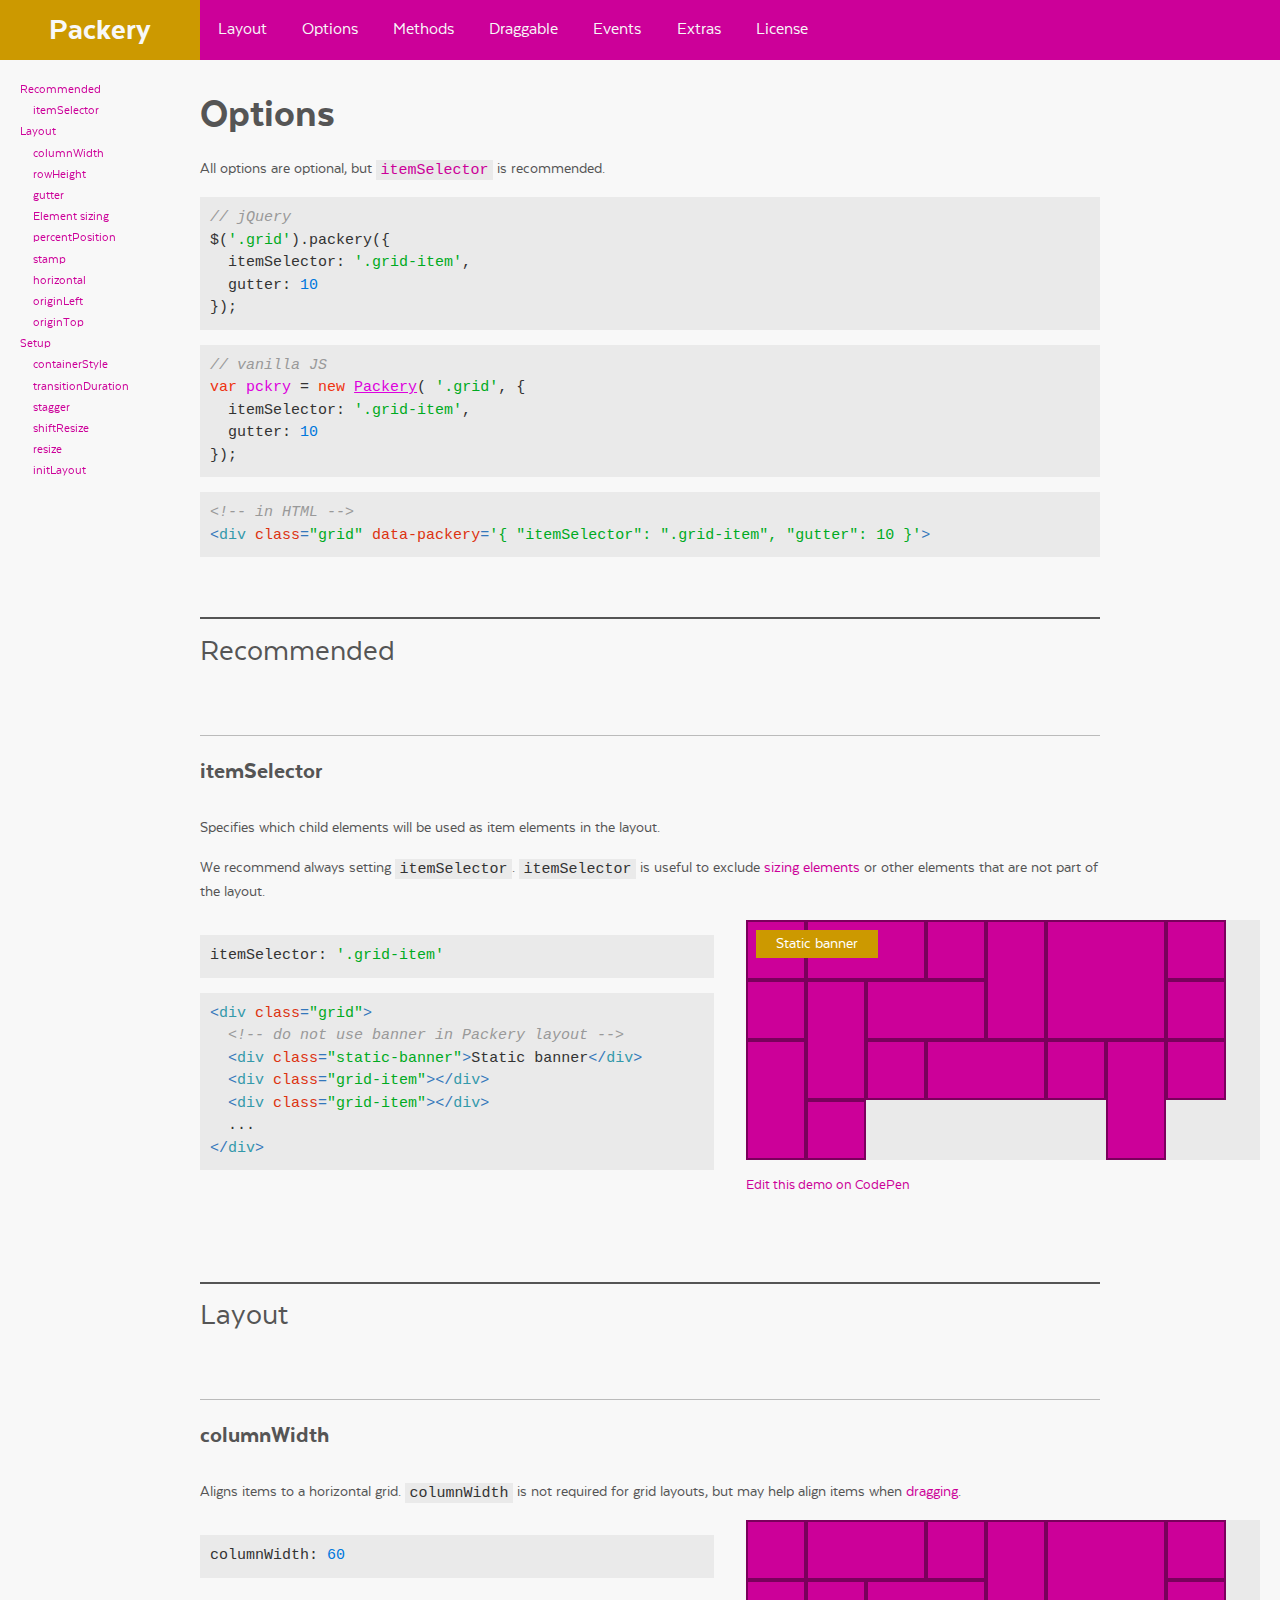
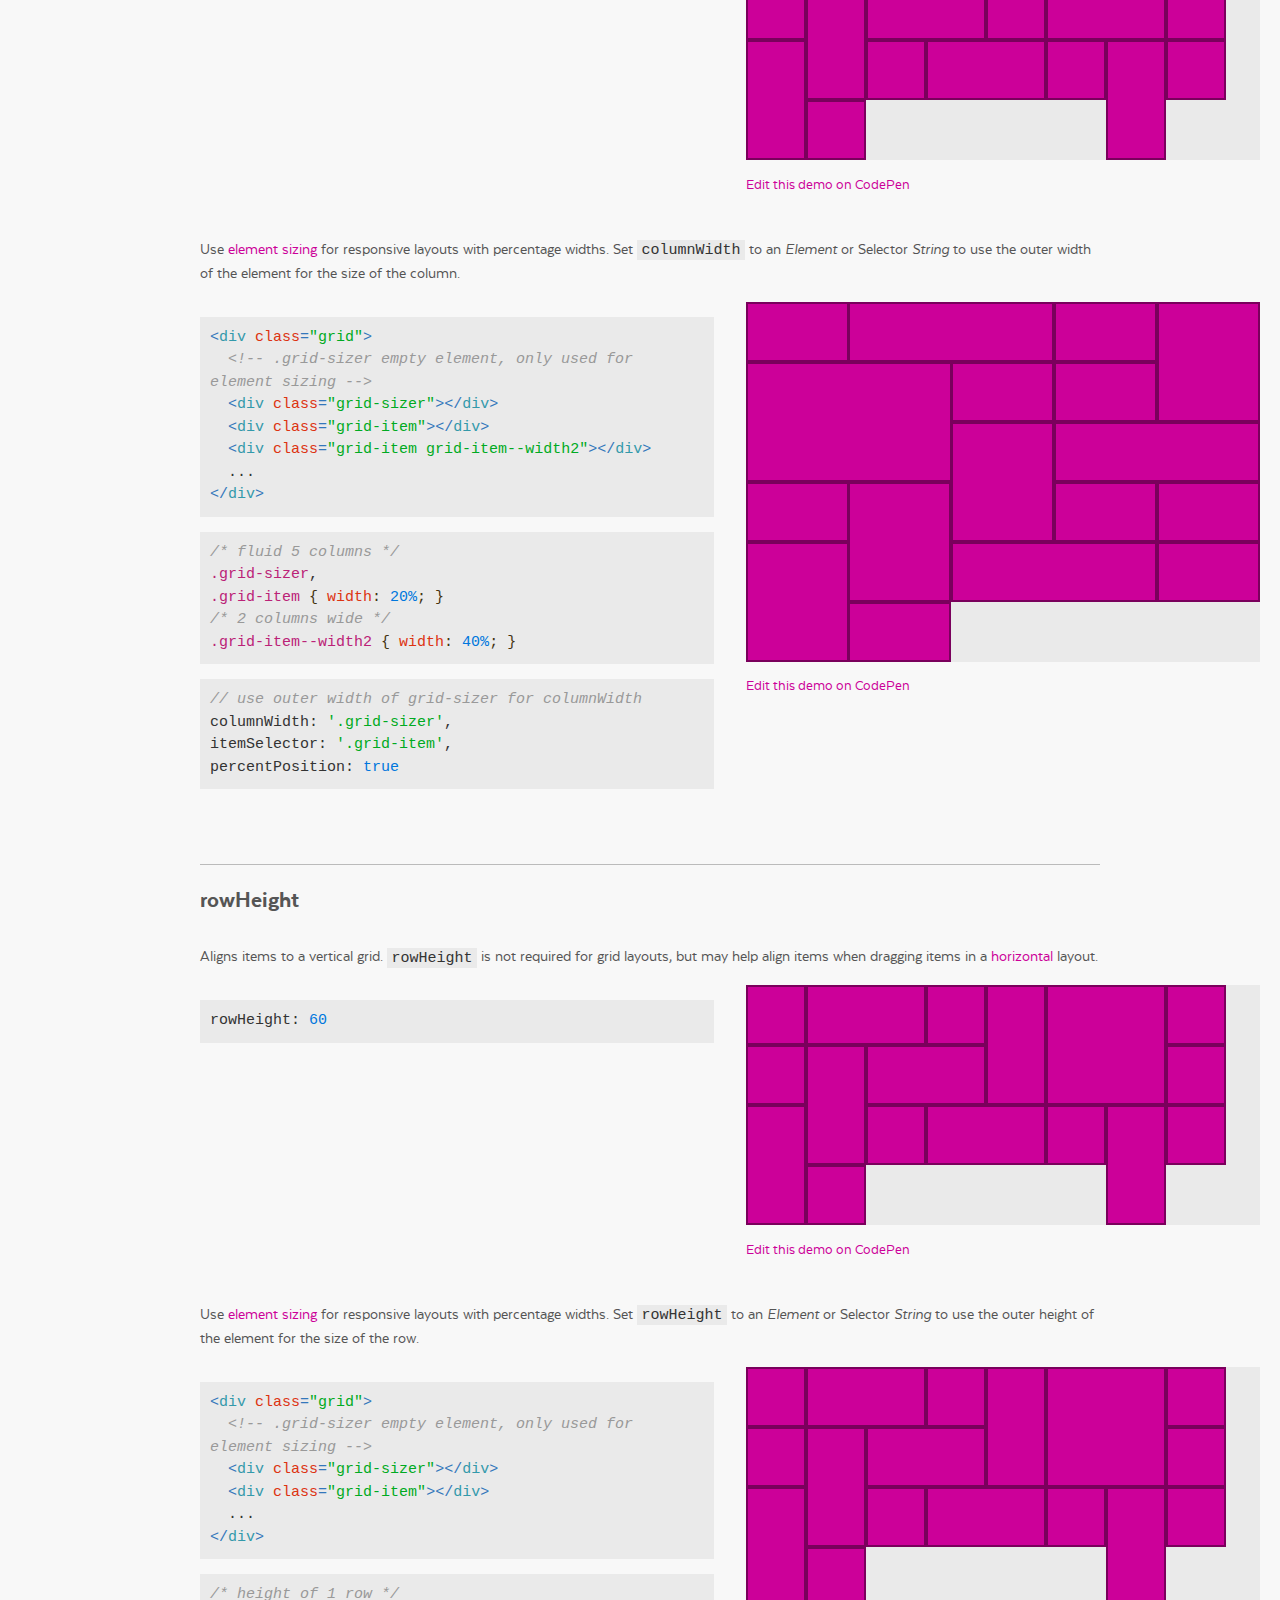
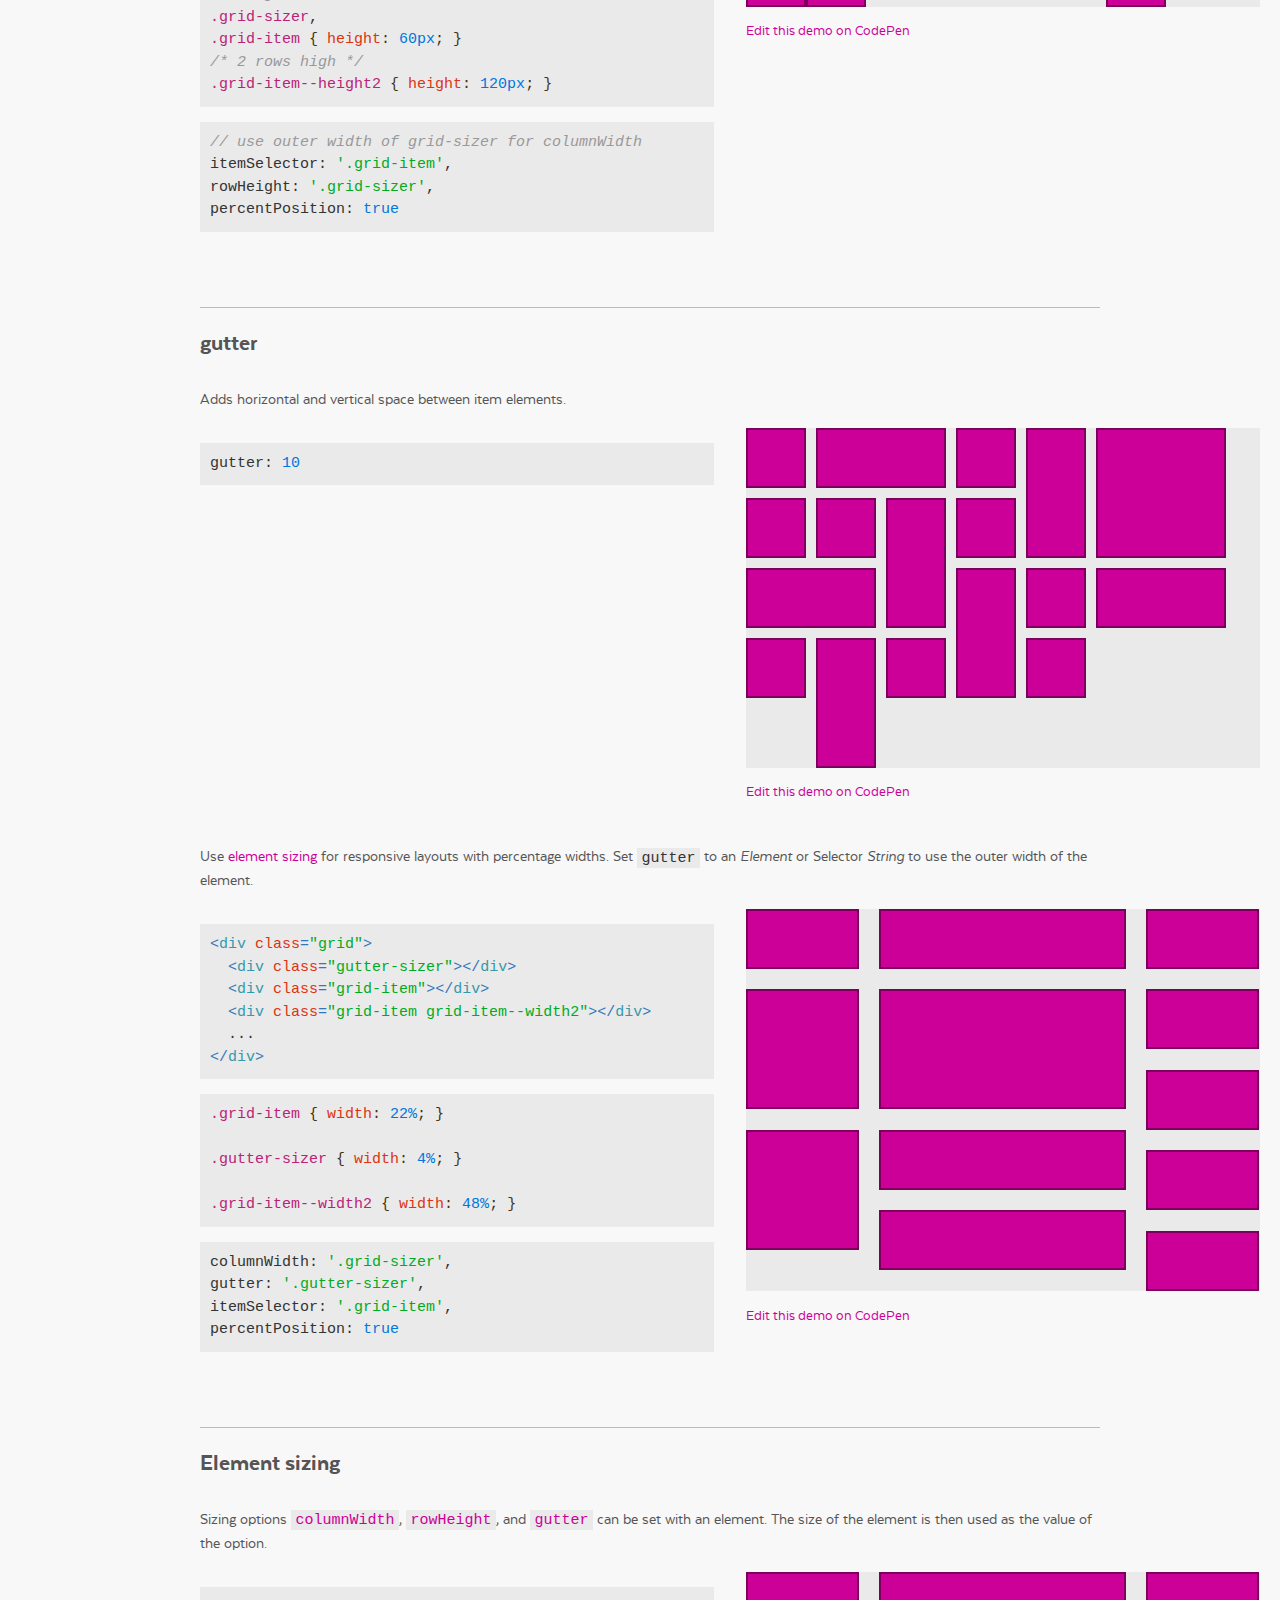
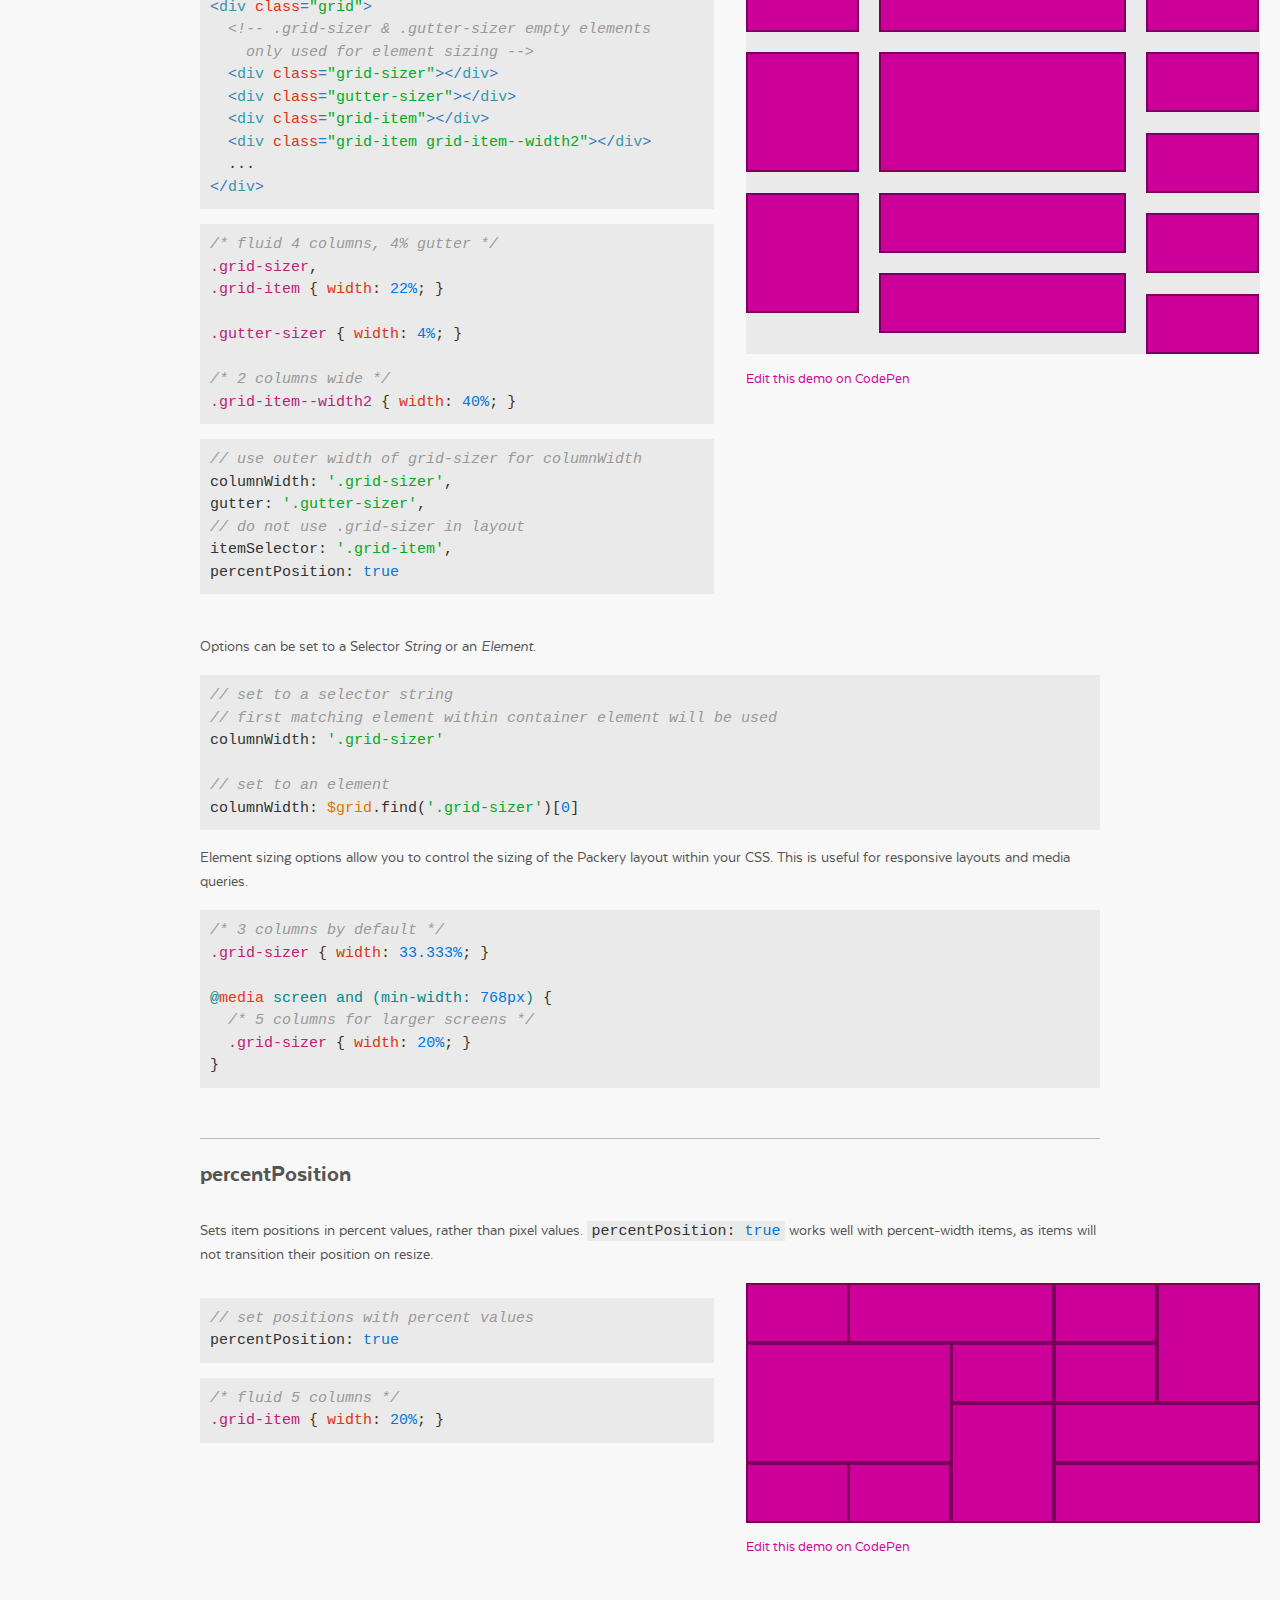
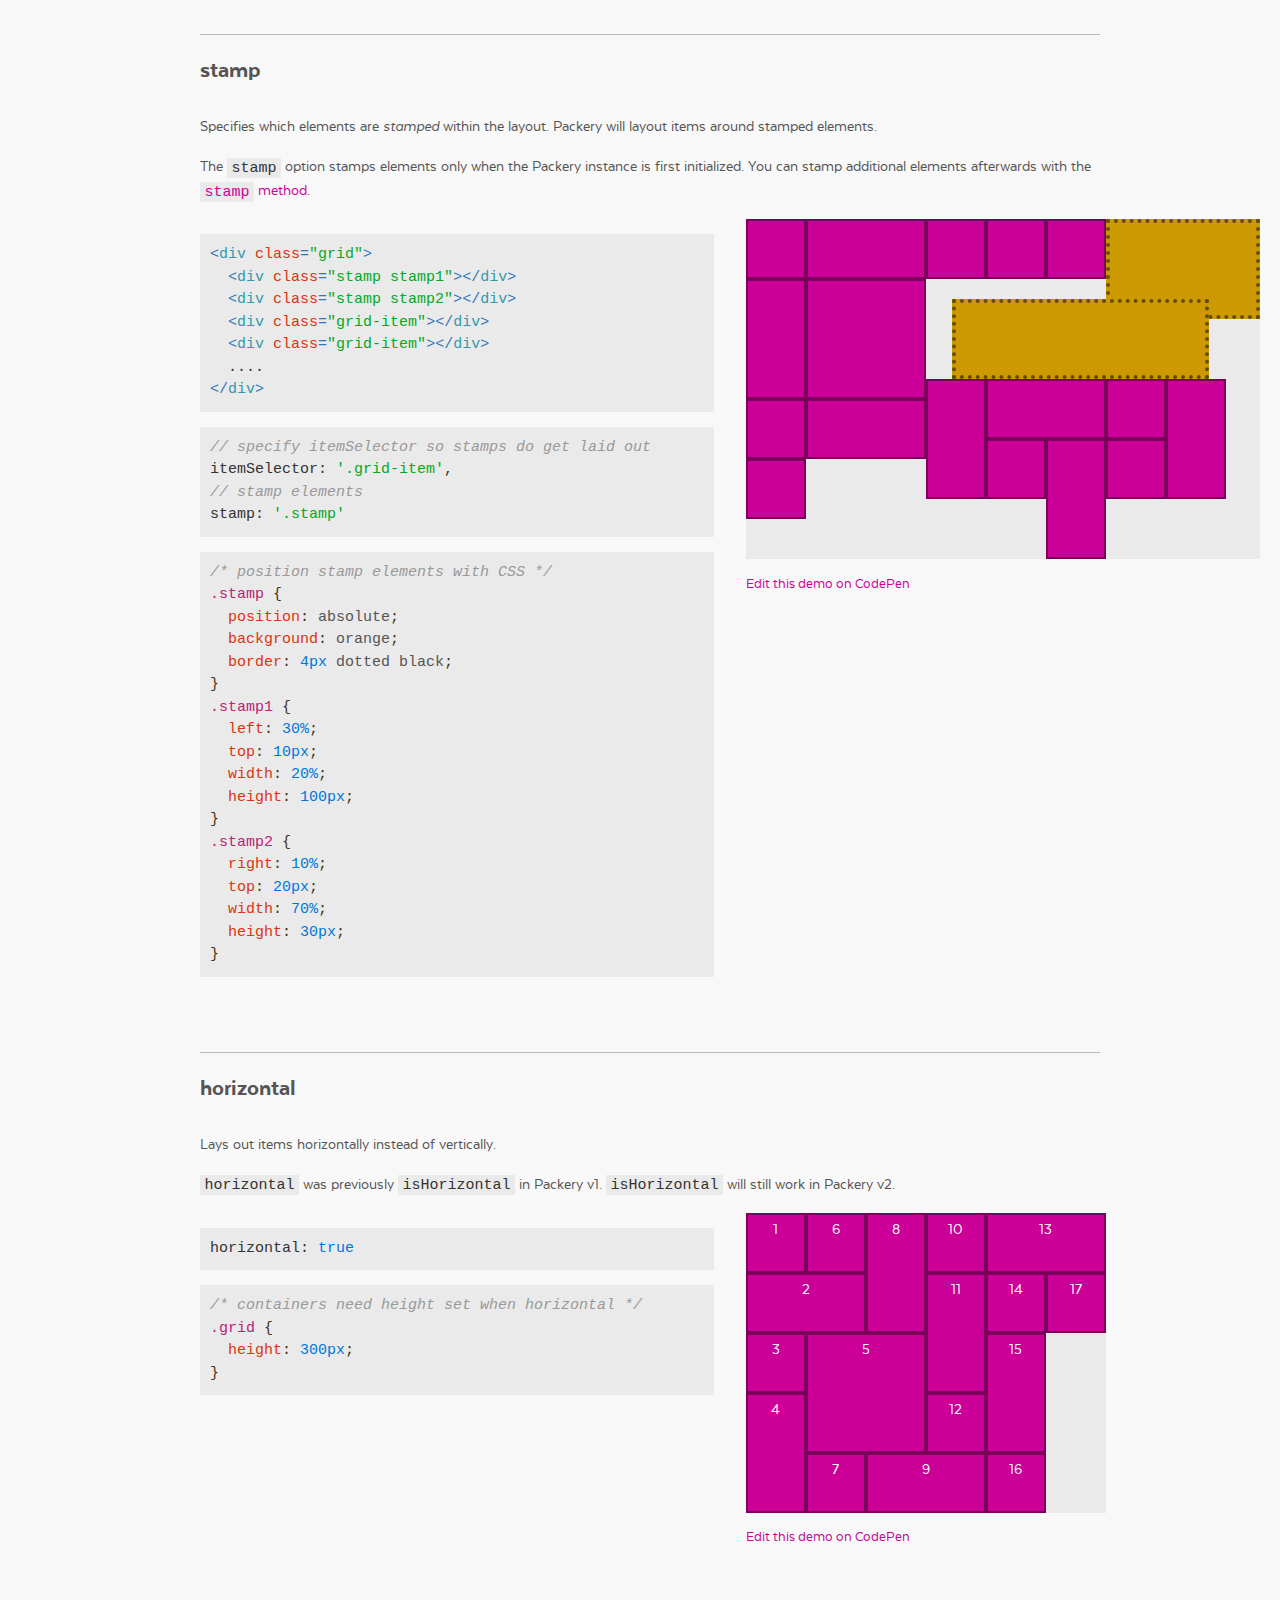
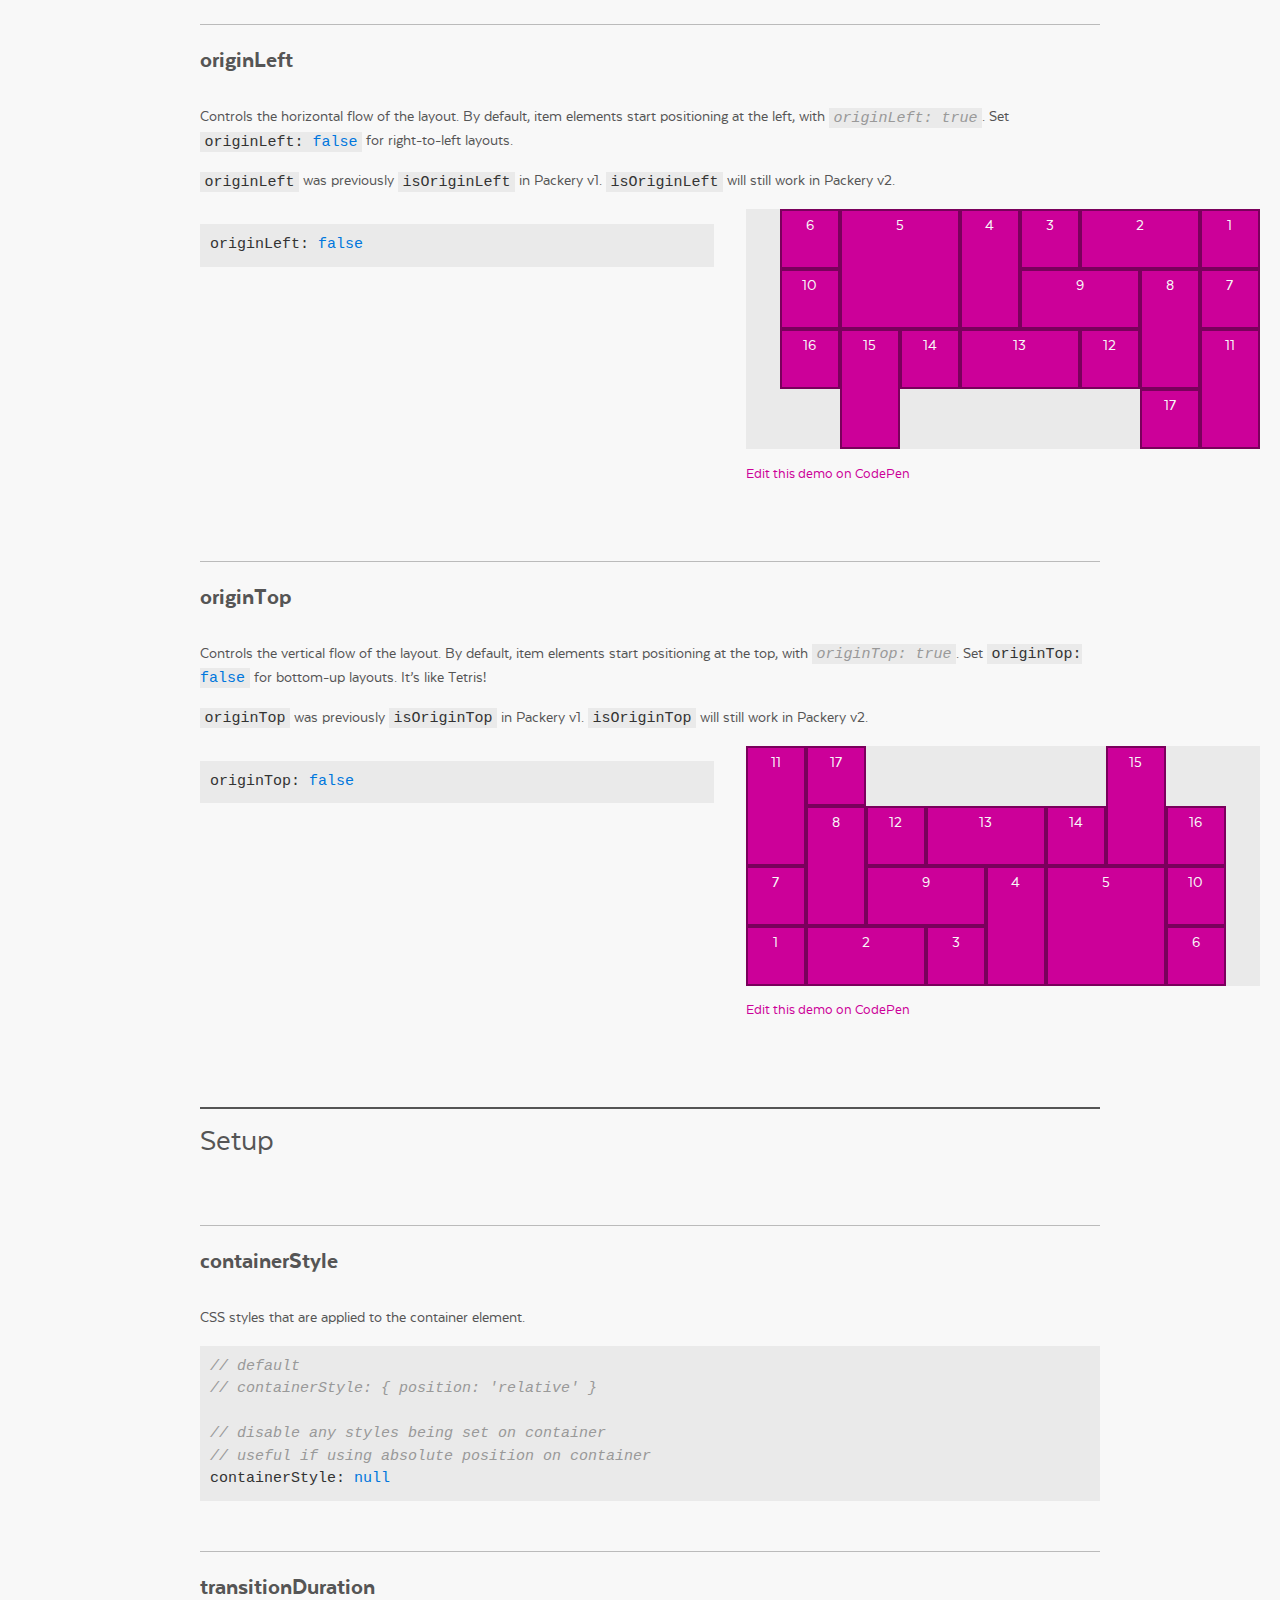
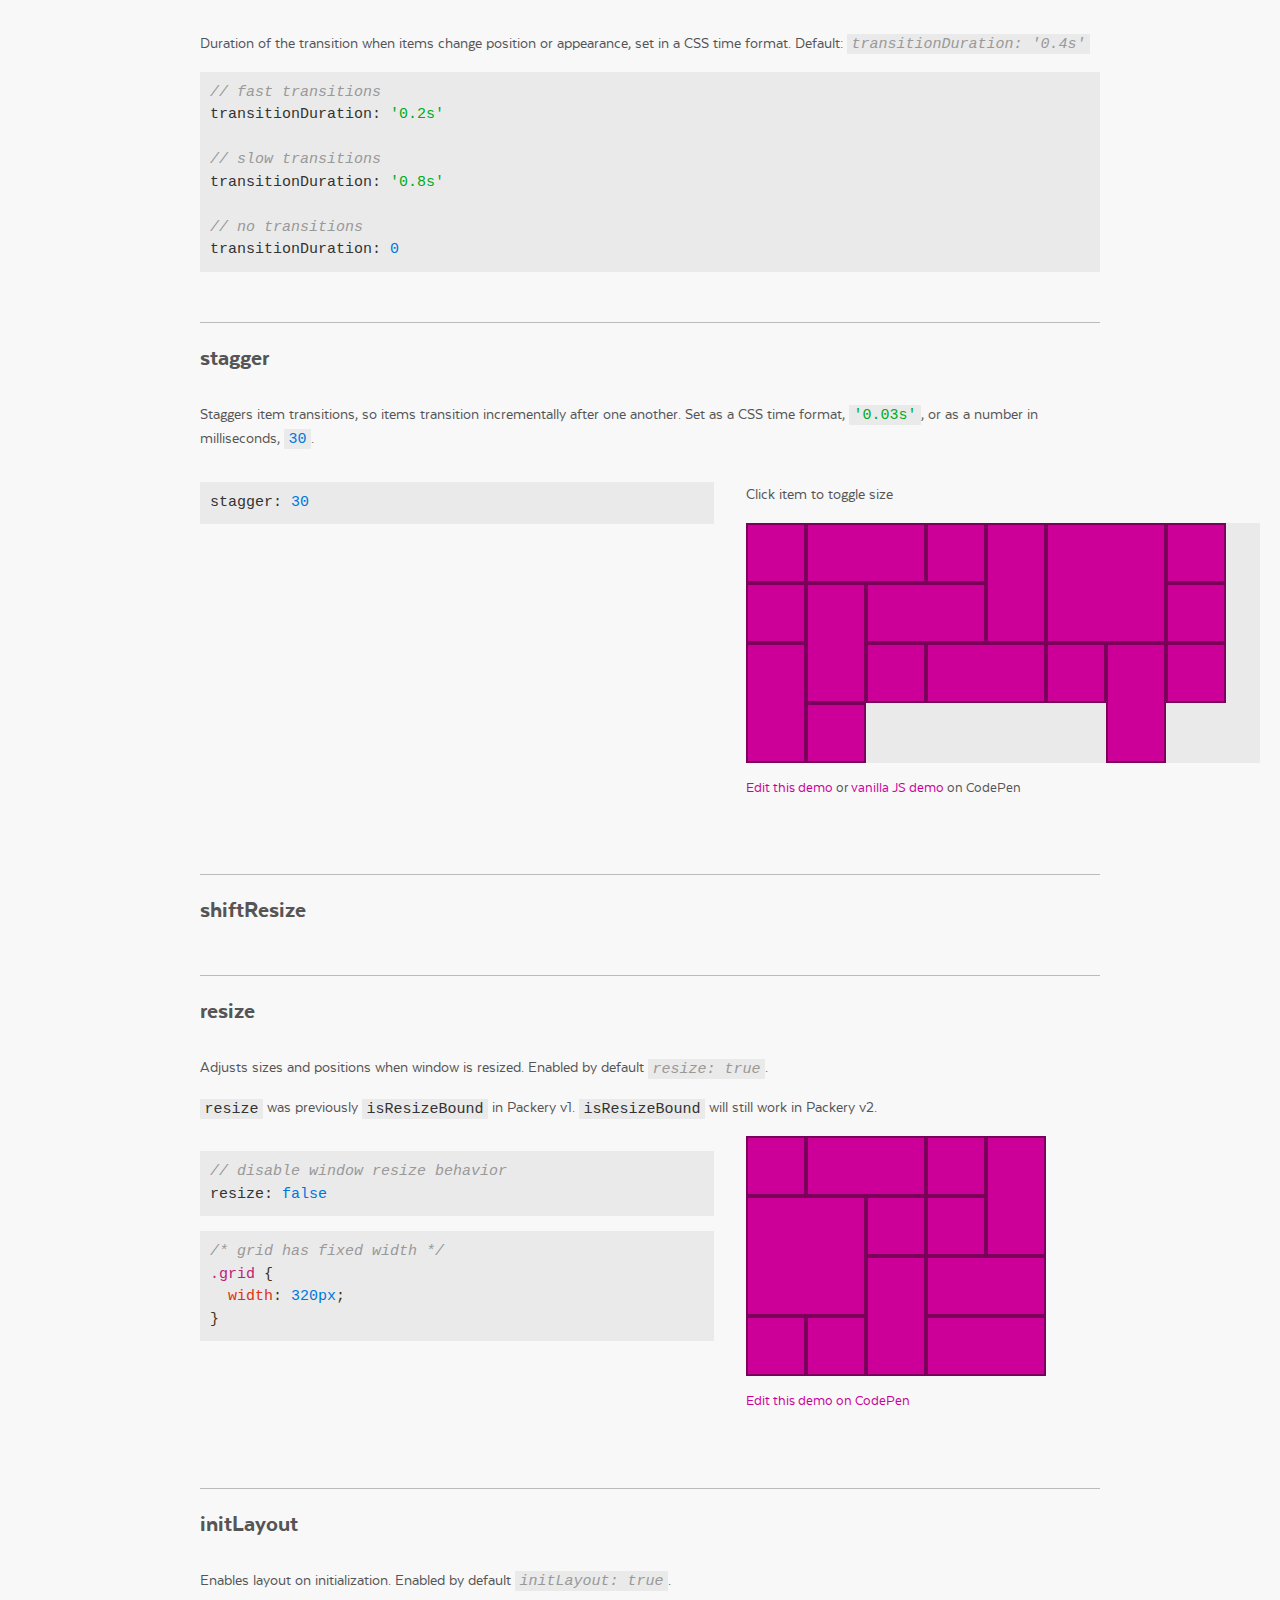
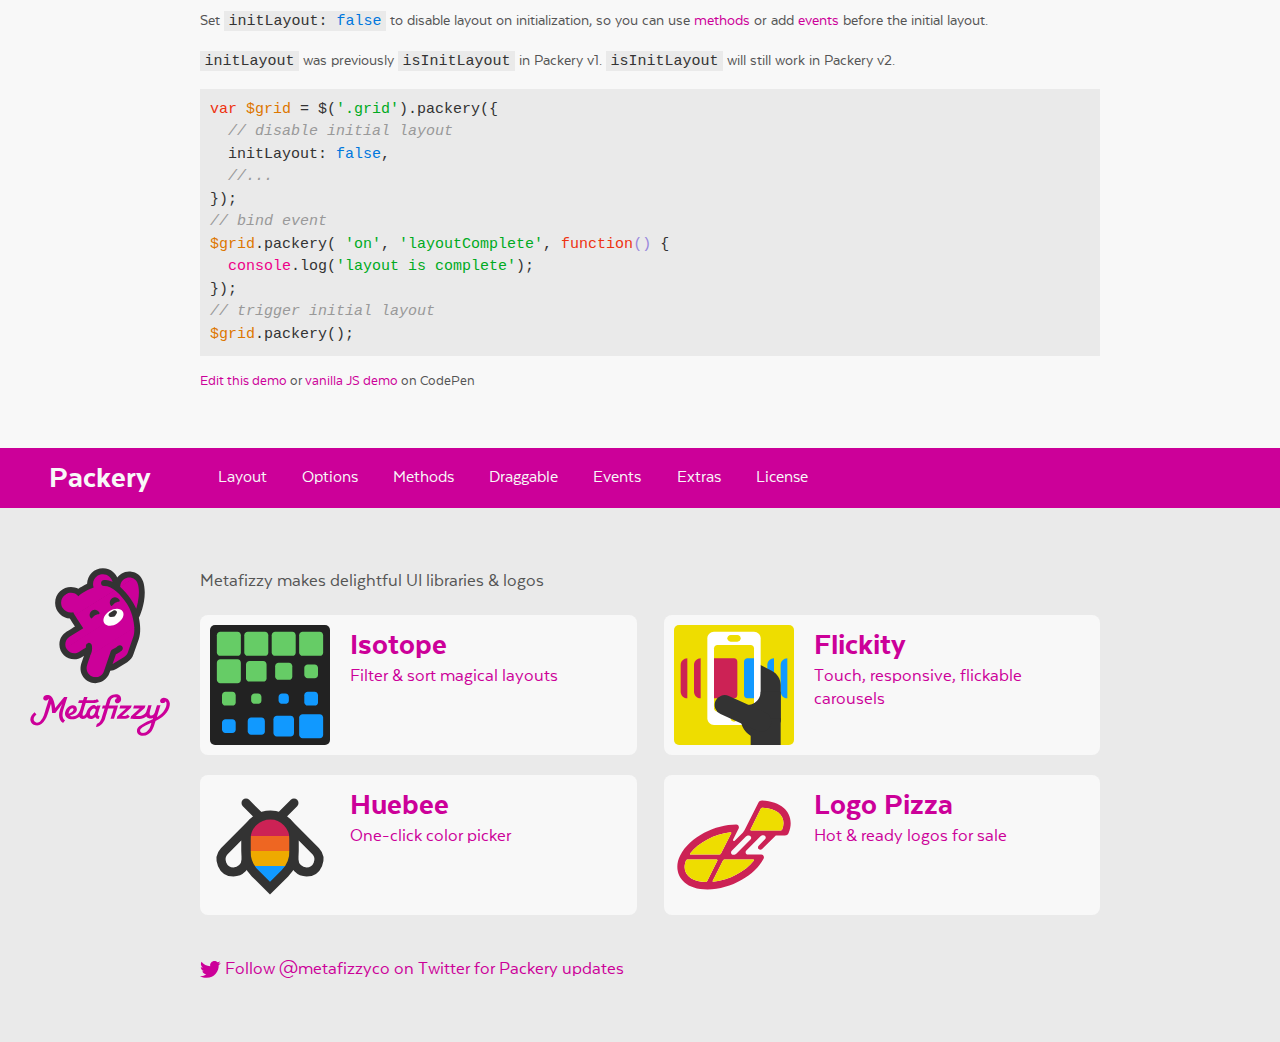
<file: packery-docs/options.html>
<!doctype html>
<html class="export" lang="en">
<head>
  <meta charset="utf-8">
  <meta http-equiv="X-UA-Compatible" content="IE=edge,chrome=1">
  <meta name="viewport" content="width=device-width">
  <meta name="description" content="Gapless, draggable grid layouts">

  <title>Packery &#xB7; Options</title>

    <link rel="stylesheet" href="css/packery-docs.css" media="screen">

  <meta name="twitter:card" content="summary">
  <meta name="twitter:site" content="@metafizzyco">
  <meta name="twitter:title" content="Packery Options">
  <meta name="twitter:description" content="Gapless, draggable grid layouts">

</head>
<body class="-page" data-page="">

<div class="site-nav">
  <h1 class="site-nav__title"><a href=".">Packery</a></h1>
  <ol class="site-nav__list">
    <li class="site-nav__item site-nav__item--layout"><a href="layout.html">Layout</a></li>
    <li class="site-nav__item site-nav__item--options"><a href="options.html">Options</a></li>
    <li class="site-nav__item site-nav__item--methods"><a href="methods.html">Methods</a></li>
    <li class="site-nav__item site-nav__item--draggable"><a href="draggable.html">Draggable</a></li>
    <li class="site-nav__item site-nav__item--events"><a href="events.html">Events</a></li>
    <li class="site-nav__item site-nav__item--extras"><a href="extras.html">Extras</a></li>
    <li class="site-nav__item site-nav__item--license"><a href="license.html">License</a></li>
  </ol>
</div>


<div id="content" class="main">

  <div class="container">
      <h1>Options</h1>

    <ul class="page-nav" data-js="page-nav">
<li class="page-nav__item page-nav__item--h2"><a href="#recommended">Recommended</a></li>
<li class="page-nav__item page-nav__item--h3"><a href="#itemselector">itemSelector</a></li>
<li class="page-nav__item page-nav__item--h2"><a href="#layout">Layout</a></li>
<li class="page-nav__item page-nav__item--h3"><a href="#columnwidth">columnWidth</a></li>
<li class="page-nav__item page-nav__item--h3"><a href="#rowheight">rowHeight</a></li>
<li class="page-nav__item page-nav__item--h3"><a href="#gutter">gutter</a></li>
<li class="page-nav__item page-nav__item--h3"><a href="#element-sizing">Element sizing</a></li>
<li class="page-nav__item page-nav__item--h3"><a href="#percentposition">percentPosition</a></li>
<li class="page-nav__item page-nav__item--h3"><a href="#stamp">stamp</a></li>
<li class="page-nav__item page-nav__item--h3"><a href="#horizontal">horizontal</a></li>
<li class="page-nav__item page-nav__item--h3"><a href="#originleft">originLeft</a></li>
<li class="page-nav__item page-nav__item--h3"><a href="#origintop">originTop</a></li>
<li class="page-nav__item page-nav__item--h2"><a href="#setup">Setup</a></li>
<li class="page-nav__item page-nav__item--h3"><a href="#containerstyle">containerStyle</a></li>
<li class="page-nav__item page-nav__item--h3"><a href="#transitionduration">transitionDuration</a></li>
<li class="page-nav__item page-nav__item--h3"><a href="#stagger">stagger</a></li>
<li class="page-nav__item page-nav__item--h3"><a href="#shiftresize">shiftResize</a></li>
<li class="page-nav__item page-nav__item--h3"><a href="#resize">resize</a></li>
<li class="page-nav__item page-nav__item--h3"><a href="#initlayout">initLayout</a></li>
</ul>



<p>All options are optional, but <a href="#itemselector"><code>itemSelector</code></a> is recommended.</p>

<pre><code class="js"><span class="comment">// jQuery</span>
$(<span class="string">&apos;.grid&apos;</span>).packery({
  itemSelector: <span class="string">&apos;.grid-item&apos;</span>,
  gutter: <span class="number">10</span>
});
</code></pre>

<pre><code class="js"><span class="comment">// vanilla JS</span>
<span class="keyword">var</span> <span class="packery_var">pckry</span> = <span class="keyword">new</span> <span class="packery">Packery</span>( <span class="string">&apos;.grid&apos;</span>, {
  itemSelector: <span class="string">&apos;.grid-item&apos;</span>,
  gutter: <span class="number">10</span>
});
</code></pre>

<pre><code class="html"><span class="comment">&lt;!-- in HTML --&gt;</span>
<span class="tag">&lt;<span class="title">div</span> <span class="attribute">class</span>=<span class="value">&quot;grid&quot;</span> <span class="attribute">data-packery</span>=<span class="value">&apos;{ &quot;itemSelector&quot;: &quot;.grid-item&quot;, &quot;gutter&quot;: 10 }&apos;</span>&gt;</span>
</code></pre>


<h2 id="recommended">Recommended</h2>


<h3 id="itemselector">itemSelector</h3>

<p>Specifies which child elements will be used as item elements in the layout.</p>

<p>We recommend always setting <code>itemSelector</code>. <code>itemSelector</code> is useful to exclude <a href="#element-sizing">sizing elements</a> or other elements that are not part of the layout.</p>

<div class="duo example">
  <div class="duo__cell example__code">
<pre><code class="js">itemSelector: <span class="string">&apos;.grid-item&apos;</span>
</code></pre>

<pre><code class="html"><span class="tag">&lt;<span class="title">div</span> <span class="attribute">class</span>=<span class="value">&quot;grid&quot;</span>&gt;</span>
  <span class="comment">&lt;!-- do not use banner in Packery layout --&gt;</span>
  <span class="tag">&lt;<span class="title">div</span> <span class="attribute">class</span>=<span class="value">&quot;static-banner&quot;</span>&gt;</span>Static banner<span class="tag">&lt;/<span class="title">div</span>&gt;</span>
  <span class="tag">&lt;<span class="title">div</span> <span class="attribute">class</span>=<span class="value">&quot;grid-item&quot;</span>&gt;</span><span class="tag">&lt;/<span class="title">div</span>&gt;</span>
  <span class="tag">&lt;<span class="title">div</span> <span class="attribute">class</span>=<span class="value">&quot;grid-item&quot;</span>&gt;</span><span class="tag">&lt;/<span class="title">div</span>&gt;</span>
  ...
<span class="tag">&lt;/<span class="title">div</span>&gt;</span>
</code></pre>
  </div>
  <div class="duo__cell example__demo">
    <div class="grid grid--has-banner" data-packery="{ &quot;itemSelector&quot;: &quot;.grid-item&quot; }">
      <div class="static-banner">Static banner</div>
      <div class="grid-item"></div>
      <div class="grid-item grid-item--width2"></div>
      <div class="grid-item"></div>
      <div class="grid-item grid-item--height2"></div>
      <div class="grid-item grid-item--width2 grid-item--height2"></div>
      <div class="grid-item"></div>
      <div class="grid-item"></div>
      <div class="grid-item grid-item--height2"></div>
      <div class="grid-item grid-item--width2"></div>
      <div class="grid-item"></div>
      <div class="grid-item grid-item--height2"></div>
      <div class="grid-item"></div>
      <div class="grid-item grid-item--width2"></div>
      <div class="grid-item"></div>
      <div class="grid-item grid-item--height2"></div>
      <div class="grid-item"></div>
      <div class="grid-item"></div>
    </div>
    <p class="edit-demo">
        <a href="http://codepen.io/desandro/pen/pgVNdO">Edit this demo on CodePen</a>
    </p>
  </div>
</div>


<h2 id="layout">Layout</h2>


<h3 id="columnwidth">columnWidth</h3>

<p>Aligns items to a horizontal grid. <code>columnWidth</code> is not required for grid layouts, but may help align items when <a href="draggable.html">dragging</a>.</p>

<div class="duo example">
  <div class="duo__cell example__code">
<pre><code class="js">columnWidth: <span class="number">60</span>
</code></pre>
  </div>
  <div class="duo__cell example__demo">
    <div class="grid" data-packery="{ &quot;columnWidth&quot;: 60 }">
      <div class="grid-item"></div>
      <div class="grid-item grid-item--width2"></div>
      <div class="grid-item"></div>
      <div class="grid-item grid-item--height2"></div>
      <div class="grid-item grid-item--width2 grid-item--height2"></div>
      <div class="grid-item"></div>
      <div class="grid-item"></div>
      <div class="grid-item grid-item--height2"></div>
      <div class="grid-item grid-item--width2"></div>
      <div class="grid-item"></div>
      <div class="grid-item grid-item--height2"></div>
      <div class="grid-item"></div>
      <div class="grid-item grid-item--width2"></div>
      <div class="grid-item"></div>
      <div class="grid-item grid-item--height2"></div>
      <div class="grid-item"></div>
      <div class="grid-item"></div>
    </div>
    <p class="edit-demo">
        <a href="http://codepen.io/desandro/pen/eouHb">Edit this demo on CodePen</a>
    </p>
  </div>
</div>

<p>Use <a href="../options.html#element-sizing">element sizing</a> for responsive layouts with percentage widths. Set <code>columnWidth</code> to an <i>Element</i> or Selector <i>String</i> to use the outer width of the element for the size of the column.</p>

<div class="duo example">
  <div class="duo__cell example__code">
<pre><code class="html"><span class="tag">&lt;<span class="title">div</span> <span class="attribute">class</span>=<span class="value">&quot;grid&quot;</span>&gt;</span>
  <span class="comment">&lt;!-- .grid-sizer empty element, only used for element sizing --&gt;</span>
  <span class="tag">&lt;<span class="title">div</span> <span class="attribute">class</span>=<span class="value">&quot;grid-sizer&quot;</span>&gt;</span><span class="tag">&lt;/<span class="title">div</span>&gt;</span>
  <span class="tag">&lt;<span class="title">div</span> <span class="attribute">class</span>=<span class="value">&quot;grid-item&quot;</span>&gt;</span><span class="tag">&lt;/<span class="title">div</span>&gt;</span>
  <span class="tag">&lt;<span class="title">div</span> <span class="attribute">class</span>=<span class="value">&quot;grid-item grid-item--width2&quot;</span>&gt;</span><span class="tag">&lt;/<span class="title">div</span>&gt;</span>
  ...
<span class="tag">&lt;/<span class="title">div</span>&gt;</span>
</code></pre>

<pre><code class="css"><span class="comment">/* fluid 5 columns */</span>
<span class="class">.grid-sizer</span>,
<span class="class">.grid-item</span> <span class="rules">{ <span class="rule"><span class="attribute">width</span>:<span class="value"> <span class="number">20%</span></span></span>; }</span>
<span class="comment">/* 2 columns wide */</span>
<span class="class">.grid-item--width2</span> <span class="rules">{ <span class="rule"><span class="attribute">width</span>:<span class="value"> <span class="number">40%</span></span></span>; }</span>
</code></pre>

<pre><code class="js"><span class="comment">// use outer width of grid-sizer for columnWidth</span>
columnWidth: <span class="string">&apos;.grid-sizer&apos;</span>,
itemSelector: <span class="string">&apos;.grid-item&apos;</span>,
percentPosition: <span class="literal">true</span>
</code></pre>
  </div>
  <div class="duo__cell example__demo">
    <div class="grid grid--fluid-5-col" data-packery="{ &quot;itemSelector&quot;: &quot;.grid-item&quot;, &quot;columnWidth&quot;: &quot;.grid-sizer&quot;,  &quot;percentPosition&quot;: true }">
      <div class="grid-sizer"></div>
      <div class="grid-item"></div>
      <div class="grid-item grid-item--width2"></div>
      <div class="grid-item"></div>
      <div class="grid-item grid-item--height2"></div>
      <div class="grid-item grid-item--width2 grid-item--height2"></div>
      <div class="grid-item"></div>
      <div class="grid-item"></div>
      <div class="grid-item grid-item--height2"></div>
      <div class="grid-item grid-item--width2"></div>
      <div class="grid-item"></div>
      <div class="grid-item grid-item--height2"></div>
      <div class="grid-item"></div>
      <div class="grid-item grid-item--width2"></div>
      <div class="grid-item"></div>
      <div class="grid-item grid-item--height2"></div>
      <div class="grid-item"></div>
      <div class="grid-item"></div>
    </div>
    <p class="edit-demo">
        <a href="http://codepen.io/desandro/pen/tonpx">Edit this demo on CodePen</a>
    </p>
  </div>
</div>


<h3 id="rowheight">rowHeight</h3>

<p>Aligns items to a vertical grid. <code>rowHeight</code> is not required for grid layouts, but may help align items when dragging items in a <a href="#horizontal">horizontal</a> layout.</p>

<div class="duo example">
  <div class="duo__cell example__code">
<pre><code class="js">rowHeight: <span class="number">60</span>
</code></pre>
  </div>
  <div class="duo__cell example__demo">
    <div class="grid" data-packery="{ &quot;rowHeight&quot;: 60 }">
      <div class="grid-item"></div>
      <div class="grid-item grid-item--width2"></div>
      <div class="grid-item"></div>
      <div class="grid-item grid-item--height2"></div>
      <div class="grid-item grid-item--width2 grid-item--height2"></div>
      <div class="grid-item"></div>
      <div class="grid-item"></div>
      <div class="grid-item grid-item--height2"></div>
      <div class="grid-item grid-item--width2"></div>
      <div class="grid-item"></div>
      <div class="grid-item grid-item--height2"></div>
      <div class="grid-item"></div>
      <div class="grid-item grid-item--width2"></div>
      <div class="grid-item"></div>
      <div class="grid-item grid-item--height2"></div>
      <div class="grid-item"></div>
      <div class="grid-item"></div>
    </div>
    <p class="edit-demo">
        <a href="http://codepen.io/desandro/pen/KGcqD">Edit this demo on CodePen</a>
    </p>
  </div>
</div>

<p>Use <a href="../options.html#element-sizing">element sizing</a> for responsive layouts with percentage widths. Set <code>rowHeight</code> to an <i>Element</i> or Selector <i>String</i> to use the outer height of the element for the size of the row.</p>

<div class="duo example">
  <div class="duo__cell example__code">
<pre><code class="html"><span class="tag">&lt;<span class="title">div</span> <span class="attribute">class</span>=<span class="value">&quot;grid&quot;</span>&gt;</span>
  <span class="comment">&lt;!-- .grid-sizer empty element, only used for element sizing --&gt;</span>
  <span class="tag">&lt;<span class="title">div</span> <span class="attribute">class</span>=<span class="value">&quot;grid-sizer&quot;</span>&gt;</span><span class="tag">&lt;/<span class="title">div</span>&gt;</span>
  <span class="tag">&lt;<span class="title">div</span> <span class="attribute">class</span>=<span class="value">&quot;grid-item&quot;</span>&gt;</span><span class="tag">&lt;/<span class="title">div</span>&gt;</span>
  ...
<span class="tag">&lt;/<span class="title">div</span>&gt;</span>
</code></pre>

<pre><code class="css"><span class="comment">/* height of 1 row */</span>
<span class="class">.grid-sizer</span>,
<span class="class">.grid-item</span> <span class="rules">{ <span class="rule"><span class="attribute">height</span>:<span class="value"> <span class="number">60px</span></span></span>; }</span>
<span class="comment">/* 2 rows high */</span>
<span class="class">.grid-item--height2</span> <span class="rules">{ <span class="rule"><span class="attribute">height</span>:<span class="value"> <span class="number">120px</span></span></span>; }</span>
</code></pre>

<pre><code class="js"><span class="comment">// use outer width of grid-sizer for columnWidth</span>
itemSelector: <span class="string">&apos;.grid-item&apos;</span>,
rowHeight: <span class="string">&apos;.grid-sizer&apos;</span>,
percentPosition: <span class="literal">true</span>
</code></pre>
  </div>
  <div class="duo__cell example__demo">
    <div class="grid" data-packery="{ &quot;itemSelector&quot;: &quot;.grid-item&quot;, &quot;rowHeight&quot;: &quot;.grid-sizer&quot; }">
      <div class="grid-sizer grid-sizer--row-height"></div>
      <div class="grid-item"></div>
      <div class="grid-item grid-item--width2"></div>
      <div class="grid-item"></div>
      <div class="grid-item grid-item--height2"></div>
      <div class="grid-item grid-item--width2 grid-item--height2"></div>
      <div class="grid-item"></div>
      <div class="grid-item"></div>
      <div class="grid-item grid-item--height2"></div>
      <div class="grid-item grid-item--width2"></div>
      <div class="grid-item"></div>
      <div class="grid-item grid-item--height2"></div>
      <div class="grid-item"></div>
      <div class="grid-item grid-item--width2"></div>
      <div class="grid-item"></div>
      <div class="grid-item grid-item--height2"></div>
      <div class="grid-item"></div>
      <div class="grid-item"></div>
    </div>
    <p class="edit-demo">
        <a href="http://codepen.io/desandro/pen/dElba">Edit this demo on CodePen</a>
    </p>
  </div>
</div>


<h3 id="gutter">gutter</h3>

<p>Adds horizontal and vertical space between item elements.</p>

<div class="duo example">
  <div class="duo__cell example__code">
<pre><code class="js">gutter: <span class="number">10</span>
</code></pre>
  </div>
  <div class="duo__cell example__demo">
    <div class="grid grid--has-gutter" data-packery="{ &quot;gutter&quot;: 10 }">
      <div class="grid-item"></div>
      <div class="grid-item grid-item--width2"></div>
      <div class="grid-item"></div>
      <div class="grid-item grid-item--height2"></div>
      <div class="grid-item grid-item--width2 grid-item--height2"></div>
      <div class="grid-item"></div>
      <div class="grid-item"></div>
      <div class="grid-item grid-item--height2"></div>
      <div class="grid-item grid-item--width2"></div>
      <div class="grid-item"></div>
      <div class="grid-item grid-item--height2"></div>
      <div class="grid-item"></div>
      <div class="grid-item grid-item--width2"></div>
      <div class="grid-item"></div>
      <div class="grid-item grid-item--height2"></div>
      <div class="grid-item"></div>
      <div class="grid-item"></div>
    </div>
    <p class="edit-demo">
        <a href="http://codepen.io/desandro/pen/fIbHB">Edit this demo on CodePen</a>
    </p>
  </div>
</div>

<p>Use <a href="#element-sizing">element sizing</a> for responsive layouts with percentage widths. Set <code>gutter</code> to an <i>Element</i> or Selector <i>String</i> to use the outer width of the element.</p>

<div class="duo example">
  <div class="duo__cell example__code">
<pre><code class="html"><span class="tag">&lt;<span class="title">div</span> <span class="attribute">class</span>=<span class="value">&quot;grid&quot;</span>&gt;</span>
  <span class="tag">&lt;<span class="title">div</span> <span class="attribute">class</span>=<span class="value">&quot;gutter-sizer&quot;</span>&gt;</span><span class="tag">&lt;/<span class="title">div</span>&gt;</span>
  <span class="tag">&lt;<span class="title">div</span> <span class="attribute">class</span>=<span class="value">&quot;grid-item&quot;</span>&gt;</span><span class="tag">&lt;/<span class="title">div</span>&gt;</span>
  <span class="tag">&lt;<span class="title">div</span> <span class="attribute">class</span>=<span class="value">&quot;grid-item grid-item--width2&quot;</span>&gt;</span><span class="tag">&lt;/<span class="title">div</span>&gt;</span>
  ...
<span class="tag">&lt;/<span class="title">div</span>&gt;</span>
</code></pre>

<pre><code class="css"><span class="class">.grid-item</span> <span class="rules">{ <span class="rule"><span class="attribute">width</span>:<span class="value"> <span class="number">22%</span></span></span>; }</span>

<span class="class">.gutter-sizer</span> <span class="rules">{ <span class="rule"><span class="attribute">width</span>:<span class="value"> <span class="number">4%</span></span></span>; }</span>

<span class="class">.grid-item--width2</span> <span class="rules">{ <span class="rule"><span class="attribute">width</span>:<span class="value"> <span class="number">48%</span></span></span>; }</span>
</code></pre>

<pre><code class="js">columnWidth: <span class="string">&apos;.grid-sizer&apos;</span>,
gutter: <span class="string">&apos;.gutter-sizer&apos;</span>,
itemSelector: <span class="string">&apos;.grid-item&apos;</span>,
percentPosition: <span class="literal">true</span>
</code></pre>
  </div>
  <div class="duo__cell example__demo">
    <div class="grid grid--fluid-gutter" data-packery="{ &quot;itemSelector&quot;: &quot;.grid-item&quot;, &quot;gutter&quot;: &quot;.gutter-sizer&quot;, &quot;percentPosition&quot;: true }">
      <div class="gutter-sizer"></div>
      <div class="grid-item"></div>
      <div class="grid-item grid-item--width2"></div>
      <div class="grid-item"></div>
      <div class="grid-item grid-item--height2"></div>
      <div class="grid-item grid-item--width2 grid-item--height2"></div>
      <div class="grid-item"></div>
      <div class="grid-item"></div>
      <div class="grid-item grid-item--height2"></div>
      <div class="grid-item grid-item--width2"></div>
      <div class="grid-item"></div>
      <div class="grid-item grid-item--width2"></div>
      <div class="grid-item"></div>
    </div>
    <p class="edit-demo">
        <a href="http://codepen.io/desandro/pen/buyLF">Edit this demo on CodePen</a>
    </p>
  </div>
</div>



<h3 id="element-sizing">Element sizing</h3>

<p>Sizing options <a href="#columnwidth"><code>columnWidth</code></a>, <a href="#rowheight"><code>rowHeight</code></a>, and <a href="#gutter"><code>gutter</code></a> can be set with an element. The size of the element is then used as the value of the option.</p>

<div class="duo example">
  <div class="duo__cell example__code">
<pre><code class="html"><span class="tag">&lt;<span class="title">div</span> <span class="attribute">class</span>=<span class="value">&quot;grid&quot;</span>&gt;</span>
  <span class="comment">&lt;!-- .grid-sizer &amp; .gutter-sizer empty elements
    only used for element sizing --&gt;</span>
  <span class="tag">&lt;<span class="title">div</span> <span class="attribute">class</span>=<span class="value">&quot;grid-sizer&quot;</span>&gt;</span><span class="tag">&lt;/<span class="title">div</span>&gt;</span>
  <span class="tag">&lt;<span class="title">div</span> <span class="attribute">class</span>=<span class="value">&quot;gutter-sizer&quot;</span>&gt;</span><span class="tag">&lt;/<span class="title">div</span>&gt;</span>
  <span class="tag">&lt;<span class="title">div</span> <span class="attribute">class</span>=<span class="value">&quot;grid-item&quot;</span>&gt;</span><span class="tag">&lt;/<span class="title">div</span>&gt;</span>
  <span class="tag">&lt;<span class="title">div</span> <span class="attribute">class</span>=<span class="value">&quot;grid-item grid-item--width2&quot;</span>&gt;</span><span class="tag">&lt;/<span class="title">div</span>&gt;</span>
  ...
<span class="tag">&lt;/<span class="title">div</span>&gt;</span>
</code></pre>

<pre><code class="css"><span class="comment">/* fluid 4 columns, 4% gutter */</span>
<span class="class">.grid-sizer</span>,
<span class="class">.grid-item</span> <span class="rules">{ <span class="rule"><span class="attribute">width</span>:<span class="value"> <span class="number">22%</span></span></span>; }</span>

<span class="class">.gutter-sizer</span> <span class="rules">{ <span class="rule"><span class="attribute">width</span>:<span class="value"> <span class="number">4%</span></span></span>; }</span>

<span class="comment">/* 2 columns wide */</span>
<span class="class">.grid-item--width2</span> <span class="rules">{ <span class="rule"><span class="attribute">width</span>:<span class="value"> <span class="number">40%</span></span></span>; }</span>
</code></pre>

<pre><code class="js"><span class="comment">// use outer width of grid-sizer for columnWidth</span>
columnWidth: <span class="string">&apos;.grid-sizer&apos;</span>,
gutter: <span class="string">&apos;.gutter-sizer&apos;</span>,
<span class="comment">// do not use .grid-sizer in layout</span>
itemSelector: <span class="string">&apos;.grid-item&apos;</span>,
percentPosition: <span class="literal">true</span>
</code></pre>
  </div>
  <div class="duo__cell example__demo">
    <div class="grid grid--fluid-gutter" data-packery="{ &quot;itemSelector&quot;: &quot;.grid-item&quot;, &quot;columnWidth&quot;: &quot;.grid-sizer&quot;, &quot;gutter&quot;: &quot;.gutter-sizer&quot;,  &quot;percentPosition&quot;: true }">
      <div class="grid-sizer"></div>
      <div class="gutter-sizer"></div>
      <div class="grid-item"></div>
      <div class="grid-item grid-item--width2"></div>
      <div class="grid-item"></div>
      <div class="grid-item grid-item--height2"></div>
      <div class="grid-item grid-item--width2 grid-item--height2"></div>
      <div class="grid-item"></div>
      <div class="grid-item"></div>
      <div class="grid-item grid-item--height2"></div>
      <div class="grid-item grid-item--width2"></div>
      <div class="grid-item"></div>
      <div class="grid-item grid-item--width2"></div>
      <div class="grid-item"></div>
    </div>
    <p class="edit-demo">
        <a href="http://codepen.io/desandro/pen/ZQoeMr">Edit this demo on CodePen</a>
    </p>
  </div>
</div>

<p>Options can be set to a Selector <i>String</i> or an <i>Element</i>.</p>

<pre><code class="js"><span class="comment">// set to a selector string</span>
<span class="comment">// first matching element within container element will be used</span>
columnWidth: <span class="string">&apos;.grid-sizer&apos;</span>

<span class="comment">// set to an element</span>
columnWidth: <span class="jquery_var">$grid</span>.find(<span class="string">&apos;.grid-sizer&apos;</span>)[<span class="number">0</span>]
</code></pre>

<p>Element sizing options allow you to control the sizing of the Packery layout within your CSS. This is useful for responsive layouts and media queries.</p>

<pre><code class="css"><span class="comment">/* 3 columns by default */</span>
<span class="class">.grid-sizer</span> <span class="rules">{ <span class="rule"><span class="attribute">width</span>:<span class="value"> <span class="number">33.333%</span></span></span>; }</span>

<span class="at_rule">@<span class="keyword">media</span> screen and (min-width: <span class="number">768px</span>) </span>{
  <span class="comment">/* 5 columns for larger screens */</span>
  <span class="class">.grid-sizer</span> <span class="rules">{ <span class="rule"><span class="attribute">width</span>:<span class="value"> <span class="number">20%</span></span></span>; }</span>
}
</code></pre>


<h3 id="percentposition">percentPosition</h3>

<p>Sets item positions in percent values, rather than pixel values. <code>percentPosition: <span class="literal">true</span></code> works well with percent-width items, as items will not transition their position on resize.</p>

<div class="duo example">
  <div class="duo__cell example__code">
<pre><code class="js"><span class="comment">// set positions with percent values</span>
percentPosition: <span class="literal">true</span>
</code></pre>

<pre><code class="css"><span class="comment">/* fluid 5 columns */</span>
<span class="class">.grid-item</span> <span class="rules">{ <span class="rule"><span class="attribute">width</span>:<span class="value"> <span class="number">20%</span></span></span>; }</span>
</code></pre>
  </div>
  <div class="duo__cell example__demo">
    <div class="grid grid--fluid-5-col" data-packery="{ &quot;percentPosition&quot;: true }">
      <div class="grid-item"></div>
      <div class="grid-item grid-item--width2"></div>
      <div class="grid-item"></div>
      <div class="grid-item grid-item--height2"></div>
      <div class="grid-item grid-item--width2 grid-item--height2"></div>
      <div class="grid-item"></div>
      <div class="grid-item"></div>
      <div class="grid-item grid-item--height2"></div>
      <div class="grid-item grid-item--width2"></div>
      <div class="grid-item"></div>
      <div class="grid-item grid-item--width2"></div>
      <div class="grid-item"></div>
    </div>
    <p class="edit-demo">
        <a href="http://codepen.io/desandro/pen/xZjOXq">Edit this demo on CodePen</a>
    </p>
  </div>
</div>


<h3 id="stamp">stamp</h3>

<p>Specifies which elements are <em>stamped</em> within the layout. Packery will layout items around stamped elements.</p>

<p>The <code>stamp</code> option stamps elements only when the Packery instance is first initialized. You can stamp additional elements afterwards with the <a href="methods.html#stamp"><code>stamp</code> method</a>.</p>

<div class="duo example">
  <div class="duo__cell example__code">
<pre><code class="html"><span class="tag">&lt;<span class="title">div</span> <span class="attribute">class</span>=<span class="value">&quot;grid&quot;</span>&gt;</span>
  <span class="tag">&lt;<span class="title">div</span> <span class="attribute">class</span>=<span class="value">&quot;stamp stamp1&quot;</span>&gt;</span><span class="tag">&lt;/<span class="title">div</span>&gt;</span>
  <span class="tag">&lt;<span class="title">div</span> <span class="attribute">class</span>=<span class="value">&quot;stamp stamp2&quot;</span>&gt;</span><span class="tag">&lt;/<span class="title">div</span>&gt;</span>
  <span class="tag">&lt;<span class="title">div</span> <span class="attribute">class</span>=<span class="value">&quot;grid-item&quot;</span>&gt;</span><span class="tag">&lt;/<span class="title">div</span>&gt;</span>
  <span class="tag">&lt;<span class="title">div</span> <span class="attribute">class</span>=<span class="value">&quot;grid-item&quot;</span>&gt;</span><span class="tag">&lt;/<span class="title">div</span>&gt;</span>
  ....
<span class="tag">&lt;/<span class="title">div</span>&gt;</span>
</code></pre>

<pre><code class="js"><span class="comment">// specify itemSelector so stamps do get laid out</span>
itemSelector: <span class="string">&apos;.grid-item&apos;</span>,
<span class="comment">// stamp elements</span>
stamp: <span class="string">&apos;.stamp&apos;</span>
</code></pre>

<pre><code class="css"><span class="comment">/* position stamp elements with CSS */</span>
<span class="class">.stamp</span> <span class="rules">{
  <span class="rule"><span class="attribute">position</span>:<span class="value"> absolute</span></span>;
  <span class="rule"><span class="attribute">background</span>:<span class="value"> orange</span></span>;
  <span class="rule"><span class="attribute">border</span>:<span class="value"> <span class="number">4px</span> dotted black</span></span>;
}</span>
<span class="class">.stamp1</span> <span class="rules">{
  <span class="rule"><span class="attribute">left</span>:<span class="value"> <span class="number">30%</span></span></span>;
  <span class="rule"><span class="attribute">top</span>:<span class="value"> <span class="number">10px</span></span></span>;
  <span class="rule"><span class="attribute">width</span>:<span class="value"> <span class="number">20%</span></span></span>;
  <span class="rule"><span class="attribute">height</span>:<span class="value"> <span class="number">100px</span></span></span>;
}</span>
<span class="class">.stamp2</span> <span class="rules">{
  <span class="rule"><span class="attribute">right</span>:<span class="value"> <span class="number">10%</span></span></span>;
  <span class="rule"><span class="attribute">top</span>:<span class="value"> <span class="number">20px</span></span></span>;
  <span class="rule"><span class="attribute">width</span>:<span class="value"> <span class="number">70%</span></span></span>;
  <span class="rule"><span class="attribute">height</span>:<span class="value"> <span class="number">30px</span></span></span>;
}</span>
</code></pre>
  </div>
  <div class="duo__cell example__demo">
    <div class="grid grid--has-stamp" data-packery="{ &quot;itemSelector&quot;: &quot;.grid-item&quot;, &quot;stamp&quot;: &quot;.stamp&quot; }">
      <div class="stamp stamp--static1"></div>
      <div class="stamp stamp--static2"></div>
      <div class="grid-item"></div>
      <div class="grid-item grid-item--width2"></div>
      <div class="grid-item"></div>
      <div class="grid-item grid-item--height2"></div>
      <div class="grid-item grid-item--width2 grid-item--height2"></div>
      <div class="grid-item"></div>
      <div class="grid-item"></div>
      <div class="grid-item grid-item--height2"></div>
      <div class="grid-item grid-item--width2"></div>
      <div class="grid-item"></div>
      <div class="grid-item grid-item--height2"></div>
      <div class="grid-item"></div>
      <div class="grid-item grid-item--width2"></div>
      <div class="grid-item"></div>
      <div class="grid-item grid-item--height2"></div>
      <div class="grid-item"></div>
      <div class="grid-item"></div>
    </div>
    <p class="edit-demo">
        <a href="http://codepen.io/desandro/pen/Hqwib">Edit this demo on CodePen</a>
    </p>
  </div>
</div>


<h3 id="horizontal">horizontal</h3>

<p>Lays out items horizontally instead of vertically.</p>

<p><code>horizontal</code> was previously <code>isHorizontal</code> in Packery v1. <code>isHorizontal</code> will still work in Packery v2.</p>

<div class="duo example">
  <div class="duo__cell example__code">
<pre><code class="js">horizontal: <span class="literal">true</span>
</code></pre>
    
<pre><code class="css"><span class="comment">/* containers need height set when horizontal */</span>
<span class="class">.grid</span> <span class="rules">{
  <span class="rule"><span class="attribute">height</span>:<span class="value"> <span class="number">300px</span></span></span>;
}</span>
</code></pre>
  </div>
  <div class="duo__cell example__demo">
    <div class="grid grid--horizontal grid--counting" data-packery="{ &quot;horizontal&quot;: true }">
      <div class="grid-item"></div>
      <div class="grid-item grid-item--width2"></div>
      <div class="grid-item"></div>
      <div class="grid-item grid-item--height2"></div>
      <div class="grid-item grid-item--width2 grid-item--height2"></div>
      <div class="grid-item"></div>
      <div class="grid-item"></div>
      <div class="grid-item grid-item--height2"></div>
      <div class="grid-item grid-item--width2"></div>
      <div class="grid-item"></div>
      <div class="grid-item grid-item--height2"></div>
      <div class="grid-item"></div>
      <div class="grid-item grid-item--width2"></div>
      <div class="grid-item"></div>
      <div class="grid-item grid-item--height2"></div>
      <div class="grid-item"></div>
      <div class="grid-item"></div>
    </div>
    <p class="edit-demo">
        <a href="http://codepen.io/desandro/pen/cbLyJ">Edit this demo on CodePen</a>
    </p>
  </div>
</div>


<h3 id="originleft">originLeft</h3>

<p>Controls the horizontal flow of the layout. By default, item elements start positioning at the left, with <code><span class="comment">originLeft: true</span></code>. Set <code>originLeft: <span class="literal">false</span></code> for right-to-left layouts.</p>

<p><code>originLeft</code> was previously <code>isOriginLeft</code> in Packery v1. <code>isOriginLeft</code> will still work in Packery v2.</p>

<div class="duo example">
  <div class="duo__cell example__code">
<pre><code class="js">originLeft: <span class="literal">false</span>
</code></pre>
  </div>
  <div class="duo__cell example__demo">
    <div class="grid grid--counting" data-packery="{ &quot;originLeft&quot;: false }">
      <div class="grid-item"></div>
      <div class="grid-item grid-item--width2"></div>
      <div class="grid-item"></div>
      <div class="grid-item grid-item--height2"></div>
      <div class="grid-item grid-item--width2 grid-item--height2"></div>
      <div class="grid-item"></div>
      <div class="grid-item"></div>
      <div class="grid-item grid-item--height2"></div>
      <div class="grid-item grid-item--width2"></div>
      <div class="grid-item"></div>
      <div class="grid-item grid-item--height2"></div>
      <div class="grid-item"></div>
      <div class="grid-item grid-item--width2"></div>
      <div class="grid-item"></div>
      <div class="grid-item grid-item--height2"></div>
      <div class="grid-item"></div>
      <div class="grid-item"></div>
    </div>
    <p class="edit-demo">
        <a href="http://codepen.io/desandro/pen/rBmsE">Edit this demo on CodePen</a>
    </p>
  </div>
</div>


<h3 id="origintop">originTop</h3>

<p>Controls the vertical flow of the layout. By default, item elements start positioning at the top, with <code><span class="comment">originTop: true</span></code>. Set <code>originTop: <span class="literal">false</span></code> for bottom-up layouts. It&#x2019;s like Tetris!</p>

<p><code>originTop</code> was previously <code>isOriginTop</code> in Packery v1. <code>isOriginTop</code> will still work in Packery v2.</p>

<div class="duo example">
  <div class="duo__cell example__code">
<pre><code class="js">originTop: <span class="literal">false</span>
</code></pre>
  </div>
  <div class="duo__cell example__demo">
    <div class="grid grid--counting" data-packery="{ &quot;originTop&quot;: false }">
      <div class="grid-item"></div>
      <div class="grid-item grid-item--width2"></div>
      <div class="grid-item"></div>
      <div class="grid-item grid-item--height2"></div>
      <div class="grid-item grid-item--width2 grid-item--height2"></div>
      <div class="grid-item"></div>
      <div class="grid-item"></div>
      <div class="grid-item grid-item--height2"></div>
      <div class="grid-item grid-item--width2"></div>
      <div class="grid-item"></div>
      <div class="grid-item grid-item--height2"></div>
      <div class="grid-item"></div>
      <div class="grid-item grid-item--width2"></div>
      <div class="grid-item"></div>
      <div class="grid-item grid-item--height2"></div>
      <div class="grid-item"></div>
      <div class="grid-item"></div>
    </div>
    <p class="edit-demo">
        <a href="http://codepen.io/desandro/pen/Bukmp">Edit this demo on CodePen</a>
    </p>
  </div>
</div>


<h2 id="setup">Setup</h2>


<h3 id="containerstyle">containerStyle</h3>

<p>CSS styles that are applied to the container element.</p>

<pre><code class="js"><span class="comment">// default</span>
<span class="comment">// containerStyle: { position: &apos;relative&apos; }</span>

<span class="comment">// disable any styles being set on container</span>
<span class="comment">// useful if using absolute position on container</span>
containerStyle: <span class="literal">null</span>
</code></pre>


<h3 id="transitionduration">transitionDuration</h3>

<p>Duration of the transition when items change position or appearance, set in a CSS time format. Default: <code><span class="comment">transitionDuration: &apos;0.4s&apos;</span></code></p>

<pre><code class="js"><span class="comment">// fast transitions</span>
transitionDuration: <span class="string">&apos;0.2s&apos;</span>

<span class="comment">// slow transitions</span>
transitionDuration: <span class="string">&apos;0.8s&apos;</span>

<span class="comment">// no transitions</span>
transitionDuration: <span class="number">0</span>
</code></pre>


<h3 id="stagger">stagger</h3>

<p>Staggers item transitions, so items transition incrementally after one another. Set as a CSS time format, <code><span class="string">&apos;0.03s&apos;</span></code>, or as a number in milliseconds, <code><span class="number">30</span></code>.</p>

<div class="duo example">
  <div class="duo__cell example__code">
<pre><code class="js">stagger: <span class="number">30</span>
</code></pre>
  </div>
  <div class="duo__cell example__demo" data-js="stagger">
    <p class="instruction">Click item to toggle size</p>
  
    <div class="grid grid--clickable">
      <div class="grid-item"></div>
      <div class="grid-item grid-item--width2"></div>
      <div class="grid-item"></div>
      <div class="grid-item grid-item--height2"></div>
      <div class="grid-item grid-item--width2 grid-item--height2"></div>
      <div class="grid-item"></div>
      <div class="grid-item"></div>
      <div class="grid-item grid-item--height2"></div>
      <div class="grid-item grid-item--width2"></div>
      <div class="grid-item"></div>
      <div class="grid-item grid-item--height2"></div>
      <div class="grid-item"></div>
      <div class="grid-item grid-item--width2"></div>
      <div class="grid-item"></div>
      <div class="grid-item grid-item--height2"></div>
      <div class="grid-item"></div>
      <div class="grid-item"></div>
    </div>
  
    <p class="edit-demo">
        <a href="http://codepen.io/desandro/pen/XReQjZ">Edit this demo</a>
        or <a href="http://codepen.io/desandro/pen/qmPwaJ">vanilla JS demo</a> on CodePen
    </p>
  </div>
</div>


<h3 id="shiftresize">shiftResize</h3>



<h3 id="resize">resize</h3>

<p>Adjusts sizes and positions when window is resized. Enabled by default <code><span class="comment">resize: true</span></code>.</p>

<p><code>resize</code> was previously <code>isResizeBound</code> in Packery v1. <code>isResizeBound</code> will still work in Packery v2.</p>

<div class="duo example">
  <div class="duo__cell example__code">
<pre><code class="js"><span class="comment">// disable window resize behavior</span>
resize: <span class="literal">false</span>
</code></pre>

<pre><code class="css"><span class="comment">/* grid has fixed width */</span>
<span class="class">.grid</span> <span class="rules">{
  <span class="rule"><span class="attribute">width</span>:<span class="value"> <span class="number">320px</span></span></span>;
}</span>
</code></pre>
  </div>
  <div class="duo__cell example__demo">
    <div class="grid grid--fixed-width" data-packery="{ &quot;resize&quot;: false }">
      <div class="grid-item"></div>
      <div class="grid-item grid-item--width2"></div>
      <div class="grid-item"></div>
      <div class="grid-item grid-item--height2"></div>
      <div class="grid-item grid-item--width2 grid-item--height2"></div>
      <div class="grid-item"></div>
      <div class="grid-item"></div>
      <div class="grid-item grid-item--height2"></div>
      <div class="grid-item grid-item--width2"></div>
      <div class="grid-item"></div>
      <div class="grid-item grid-item--width2"></div>
      <div class="grid-item"></div>
    </div>
    <p class="edit-demo">
        <a href="http://codepen.io/desandro/pen/GodQEN">Edit this demo on CodePen</a>
    </p>
  </div>
</div>


<h3 id="initlayout">initLayout</h3>

<p>Enables layout on initialization.
  Enabled by default <code><span class="comment">initLayout: true</span></code>.</p>

<p>Set <code>initLayout: <span class="literal">false</span></code> to disable layout on initialization, so you can use <a href="methods.html">methods</a> or add <a href="events.html">events</a> before the initial layout.</p>

<p><code>initLayout</code> was previously <code>isInitLayout</code> in Packery v1. <code>isInitLayout</code> will still work in Packery v2.</p>

<pre><code class="js"><span class="keyword">var</span> <span class="jquery_var">$grid</span> = $(<span class="string">&apos;.grid&apos;</span>).packery({
  <span class="comment">// disable initial layout</span>
  initLayout: <span class="literal">false</span>,
  <span class="comment">//...</span>
});
<span class="comment">// bind event</span>
<span class="jquery_var">$grid</span>.packery( <span class="string">&apos;on&apos;</span>, <span class="string">&apos;layoutComplete&apos;</span>, <span class="function"><span class="keyword">function</span><span class="params">()</span> </span>{
  <span class="built_in">console</span>.log(<span class="string">&apos;layout is complete&apos;</span>);
});
<span class="comment">// trigger initial layout</span>
<span class="jquery_var">$grid</span>.packery();
</code></pre>

<p class="edit-demo">
    <a href="http://codepen.io/desandro/pen/mVLXMO">Edit this demo</a>
    or <a href="http://codepen.io/desandro/pen/rxvJGP">vanilla JS demo</a> on CodePen
</p>


  </div>

</div>

<div class="site-nav">
  <h1 class="site-nav__title"><a href=".">Packery</a></h1>
  <ol class="site-nav__list">
    <li class="site-nav__item site-nav__item--layout"><a href="layout.html">Layout</a></li>
    <li class="site-nav__item site-nav__item--options"><a href="options.html">Options</a></li>
    <li class="site-nav__item site-nav__item--methods"><a href="methods.html">Methods</a></li>
    <li class="site-nav__item site-nav__item--draggable"><a href="draggable.html">Draggable</a></li>
    <li class="site-nav__item site-nav__item--events"><a href="events.html">Events</a></li>
    <li class="site-nav__item site-nav__item--extras"><a href="extras.html">Extras</a></li>
    <li class="site-nav__item site-nav__item--license"><a href="license.html">License</a></li>
  </ol>
</div>

<footer class="site-footer">

  <div class="container">

    <p class="site-footer__copy">Metafizzy makes delightful UI libraries &amp; logos</p>

    <div class="showcase">
    
      <ul class="showcase-item-list">
          <li class="showcase-item">
            <a class="showcase-item__link" href="http://isotope.metafizzy.co">
              <div class="showcase-item__image">
                  <svg class="isotope-illo" xmlns="http://www.w3.org/2000/svg" viewbox="0 0 350 350" width="100" height="100">
                    <path class="isotope-illo__color1" fill="#6C6" d="M80 170H30c-6 0-10-5-10-10v-50c0-6 5-10 10-10h50c6 0 10 5 10 10v50C90 166 86 170 80 170z"/>
                    <path class="isotope-illo__color1" fill="#6C6" d="M80 90H30c-6 0-10-5-10-10V30c0-6 5-10 10-10h50c6 0 10 5 10 10v50C90 86 86 90 80 90z"/>
                    <path class="isotope-illo__color1" fill="#6C6" d="M160 90h-50c-6 0-10-5-10-10V30c0-6 5-10 10-10h50c6 0 10 5 10 10v50C170 86 166 90 160 90z"/>
                    <path class="isotope-illo__color1" fill="#6C6" d="M240 90h-50c-6 0-10-5-10-10V30c0-6 5-10 10-10h50c6 0 10 5 10 10v50C250 86 246 90 240 90z"/>
                    <path class="isotope-illo__color1" fill="#6C6" d="M320 90h-50c-6 0-10-5-10-10V30c0-6 5-10 10-10h50c6 0 10 5 10 10v50C330 86 326 90 320 90z"/>
                    <path class="isotope-illo__color1" fill="#6C6" d="M155 165h-40c-6 0-10-5-10-10v-40c0-6 5-10 10-10h40c6 0 10 5 10 10v40 C165 161 161 165 155 165z"/>
                    <path class="isotope-illo__color1" fill="#6C6" d="M230 160h-30c-6 0-10-5-10-10v-30c0-6 5-10 10-10h30c6 0 10 5 10 10v30 C240 156 236 160 230 160z"/>
                    <path class="isotope-illo__color1" fill="#6C6" d="M305 155h-20c-6 0-10-5-10-10v-20c0-6 5-10 10-10h20c6 0 10 5 10 10v20 C315 151 311 155 305 155z"/>
                    <path class="isotope-illo__color1" fill="#6C6" d="M65 235H45c-6 0-10-5-10-10v-20c0-6 5-10 10-10h20c6 0 10 5 10 10v20C75 231 71 235 65 235z"/>
                    <path class="isotope-illo__color1" fill="#6C6" d="M140 230h-10c-6 0-10-5-10-10v-10c0-6 5-10 10-10h10c6 0 10 5 10 10v10 C150 226 146 230 140 230z"/>
                    <path class="isotope-illo__color2" fill="#19F" d="M305 235h-20c-6 0-10-5-10-10v-20c0-6 5-10 10-10h20c6 0 10 5 10 10v20 C315 231 311 235 305 235z"/>
                    <path class="isotope-illo__color2" fill="#19F" d="M65 315H45c-6 0-10-5-10-10v-20c0-6 5-10 10-10h20c6 0 10 5 10 10v20C75 311 71 315 65 315z"/>
                    <path class="isotope-illo__color2" fill="#19F" d="M150 320h-30c-6 0-10-5-10-10v-30c0-6 5-10 10-10h30c6 0 10 5 10 10v30 C160 316 156 320 150 320z"/>
                    <path class="isotope-illo__color2" fill="#19F" d="M220 230h-10c-6 0-10-5-10-10v-10c0-6 5-10 10-10h10c6 0 10 5 10 10v10 C230 226 226 230 220 230z"/>
                    <path class="isotope-illo__color2" fill="#19F" d="M235 325h-40c-6 0-10-5-10-10v-40c0-6 5-10 10-10h40c6 0 10 5 10 10v40 C245 321 241 325 235 325z"/>
                    <path class="isotope-illo__color2" fill="#19F" d="M320 330h-50c-6 0-10-5-10-10v-50c0-6 5-10 10-10h50c6 0 10 5 10 10v50 C330 326 326 330 320 330z"/>
                  </svg>
              </div>
              <div class="showcase-item__text">
                <h3 class="showcase-item__title">Isotope</h3>
                <p class="showcase-item__description">Filter &amp; sort magical layouts</p>
              </div>
            </a>
          </li>
    
          <li class="showcase-item">
            <a class="showcase-item__link" href="http://flickity.metafizzy.co">
              <div class="showcase-item__image">
                  <svg class="flickity-illo" xmlns="http://www.w3.org/2000/svg" viewbox="0 0 360 360" width="100" height="100">
                    <path class="flickity-illo__color1" fill="#19F" d="M300 220L300 220c-11 0-20-9-20-20v-80c0-11 9-20 20-20h0V220z"/>
                    <path class="flickity-illo__color1" fill="#19F" d="M340 220L340 220c-11 0-20-9-20-20v-80c0-11 9-20 20-20h0V220z"/>
                    <path class="flickity-illo__color2" fill="#333" d="M320 290V180c0-18-10-35-27-43L240 110v180H320z"/>
                    <path class="flickity-illo__color3" fill="white" d="M240 300H120c-11 0-20-9-20-20V40c0-11 9-20 20-20h120c11 0 20 9 20 20v240C260 291 251 300 240 300z"/>
                    <path class="flickity-illo__color4" fill="#ED0" d="M230 260H130c-6 0-10-5-10-10V70c0-6 5-10 10-10h100c6 0 10 5 10 10v180 C240 256 236 260 230 260z"/>
                    <path class="flickity-illo__color2" fill="#333" d="M260 200h60v81c0 32-26 59-59 59h0c-34 0-61-27-61-61V240h20 C242 240 260 222 260 200L260 200z"/>
                    <path class="flickity-illo__color5" fill="#C25" d="M180 220h-60V100h60c6 0 10 5 10 10v100C190 216 186 220 180 220z"/>
                    <path class="flickity-illo__color1" fill="#19F" d="M240 220h-20c-6 0-10-5-10-10V110c0-6 5-10 10-10h20V220z"/>
                    <rect class="flickity-illo__color2" fill="#333" x="230" y="280" width="90" height="80"/>
                    <circle class="flickity-illo__color4" fill="#ED0" cx="180" cy="280" r="10"/>
                    <line class="flickity-illo__thumb" stroke="#333" stroke-width="60" stroke-linecap="round" x1="262" y1="290" x2="152" y2="240"/>
                    <path class="flickity-illo__color4" fill="#ED0" d="M190 50h-20c-6 0-10-5-10-10v0c0-6 5-10 10-10h20c6 0 10 5 10 10v0C200 46 196 50 190 50z"/>
                    <path class="flickity-illo__color5" fill="#C25" d="M80 220L80 220c-11 0-20-9-20-20v-80c0-11 9-20 20-20h0V220z"/>
                    <path class="flickity-illo__color5" fill="#C25" d="M40 220L40 220c-11 0-20-9-20-20v-80c0-11 9-20 20-20h0V220z"/>
                  </svg>
              </div>
              <div class="showcase-item__text">
                <h3 class="showcase-item__title">Flickity</h3>
                <p class="showcase-item__description">Touch, responsive, flickable carousels</p>
              </div>
            </a>
          </li>
    
    
          <li class="showcase-item">
            <a class="showcase-item__link" href="http://huebee.buzz">
              <div class="showcase-item__image">
                  <svg class="huebee-illo" xmlns="http://www.w3.org/2000/svg" viewbox="0 0 200 200" width="100" height="100">
                    <polygon class="huebee-illo__stripe4" fill="#19F" points="100,170 65,135 135,135 "/>
                    <rect class="huebee-illo__stripe3" fill="#EA0" x="65" y="110" width="70" height="25"/>
                    <rect class="huebee-illo__stripe2" fill="#E62" x="65" y="85" width="70" height="25"/>
                    <polygon class="huebee-illo__stripe1" fill="#C25" points="135,85 65,85 65,70 80,55 120,55 135,70 "/>
                    <path class="huebee-illo__line" stroke="#333" fill="none" stroke-width="15" d="M140 90c0-22-18-40-39-40C78 50 60 68 60 91V110c0 14 5 27 15 37
                      l25 25l25-25c10-10 15-23 15-37V90z"/>
                    <path class="huebee-illo__line" stroke="#333" fill="none" stroke-width="15" d="M60 74v50c0 11-9 21-21 21h0c-18 0-27-22-15-35L60 74z"/>
                    <path class="huebee-illo__line" stroke="#333" fill="none" stroke-width="15" d="M140 74v50c0 11 9 21 21 21h0c18 0 27-22 15-35L140 74z"/>
                    <line class="huebee-illo__line huebee-illo__antenna" stroke="#333" fill="none" stroke-width="15" stroke-linecap="round" x1="60" y1="30" x2="80" y2="50"/>
                    <line class="huebee-illo__line huebee-illo__antenna" stroke="#333" fill="none" stroke-width="15" stroke-linecap="round" x1="140" y1="30" x2="120" y2="50"/>
                  </svg>
              </div>
              <div class="showcase-item__text">
                <h3 class="showcase-item__title">Huebee</h3>
                <p class="showcase-item__description">One-click color picker</p>
              </div>
            </a>
          </li>
    
          <li class="showcase-item">
            <a class="showcase-item__link" href="http://logo.pizza">
              <div class="showcase-item__image">
                  <svg class="logo-pizza-illo" xmlns="http://www.w3.org/2000/svg" viewbox="0 0 700 700" width="100" height="100">
                    <path class="logo-pizza-illo__outline" fill="#C25" d="M513 91c-9-0-17 5-21 12l-80 160c-3 5-6 10-11 15l-47 47
                      c-5 5-12-1-9-7l32-64c5-11-2-23-14-23h-0c-121 0-268 70-327 180
                      C-9 497 35 609 196 609c138 0 279-85 327-180v0c5-11-2-23-14-23h-77c-13 0-19-15-10-24
                      l81-81c5-5 11-8 18-8l0 0c13 0 19 15 10 24L494 354c-6 6-6 14 0 20c3 3 6 4 10 4
                      c4 0 7-1 10-4l80-80h53c9 0 17-5 21-13C707 190 656 97 513 91z M334 281l-59 117
                      c-2 5-7 8-13 8H97c-4 0-6-4-3-7c49-64 143-114 236-124C333 275 335 278 334 281z
                       M70 441c2-4 6-7 10-7h168c4 0 7 4 5 8l-59 118c-2 4-6 6-11 6
                      C106 565 38 521 70 441z M466 441c-49 64-143 114-236 124c-3 0-6-3-4-6l59-117
                      c2-5 7-8 13-8h166C466 434 468 438 466 441z M446 318l-81 81c-5 5-11 8-18 8l0 0
                      c-13 0-19-15-10-24l81-81c5-5 11-8 18-8l0 0C449 294 455 309 446 318z M447 258L506 139
                      c2-4 6-7 11-6c101 7 140 60 114 126c-2 4-6 7-10 7H452C448 266 445 262 447 258z"/>
                    <path class="logo-pizza-illo__slice" fill="#ED0" d="M334 281l-59 117c-2 5-7 8-13 8H97c-4 0-6-4-3-7
                      c49-64 143-114 236-124C333 275 335 278 334 281z"/>
                    <path class="logo-pizza-illo__slice" fill="#ED0" d="M70 441c2-4 6-7 10-7h168c4 0 7 4 5 8l-59 118c-2 4-6 6-11 6
                      C106 565 38 521 70 441z"/>
                    <path class="logo-pizza-illo__slice" fill="#ED0" d="M466 441c-49 64-143 114-236 124c-3 0-6-3-4-6l59-117
                      c2-5 7-8 13-8h166C466 434 468 438 466 441z"/>
                    <path class="logo-pizza-illo__slice" fill="#ED0" d="M447 258L506 139c2-4 6-7 11-6c101 7 140 60 114 126c-2 4-6 7-10 7H452
                      C448 266 445 262 447 258z"/>
                  </svg>
              </div>
              <div class="showcase-item__text">
                <h3 class="showcase-item__title">Logo Pizza</h3>
                <p class="showcase-item__description">Hot &amp; ready logos for sale</p>
              </div>
            </a>
          </li>
    
      </ul> 
    
    </div>

    <p class="site-footer__copy">
      <a href="https://twitter.com/metafizzyco">
        <svg class="twitter-logo" xmlns="http://www.w3.org/2000/svg" viewbox="0 0 512 512" width="30" height="30">
          <path d="M512 97c-19 8-39 14-60 16 22-13 38-34 46-58-20 12-43 21-67 25-19-19-46-32-77-32-58 0-117 52-102 129-87-4-165-46-216-110-24 40-19 107 32 140-17 0-33-5-48-13v1c0 51 36 93 84 103-15 4-34 5-47 2 13 42 52 72 98 73-47 36-96 49-155 44 46 30 102 47 161 47 197 0 306-168 299-312 20-15 38-34 52-55z"/>
        </svg>
        Follow @metafizzyco on Twitter for Packery updates
      </a>
    </p>

    <div class="metafizzy-brand">
      <a class="metafizzy-brand__link" href="http://metafizzy.co">
        <svg class="metafizzy-logo" xmlns="http://www.w3.org/2000/svg" viewbox="0 0 780 1000" width="78" height="100">
          <path class="metafizzy-logo__outline" fill="#333" d="M642 31c-49 0-85 29-102 51C528 55 490 2 415 2
            c-76 0-134 59-137 135c-18 7-62 34-75 43c-20-10-42-16-65-16h0c-68 0-137 53-137 139
            c0 78 67 133 128 135c11 19 26 42 44 69c1-1-74 46-74 46c-29 19-61 53-61 110
            c0 75 62 128 129 128c24 0 48-7 68-20l16-10l-23 66C199 917 267 998 350 998
            c54 0 104-35 122-87l7-20c19-2 37-8 55-18l92-57c25-16 45-39 54-68l46-131
            c19-54 14-125 1-185c8-16 51-112 51-220C779 58 695 31 642 31z"/>
          <clippath id="metafizzy-logo__body">
            <path d="M566 164c-2-34 19-67 54-78c41-13 84 9 97 50c21 67 7 146-13 218
              C688 310 631 222 566 164z M626 314C567 227 500 155 424 156c-14 0-25-13-25-27
              c1-14 13-25 27-25c42 1 71 15 73 16l0 0C489 70 426 33 371 66c-36 22-50 65-36 103
              c-37 11-108 52-132 75c-27-31-73-39-109-17c-41 25-53 78-29 118c20 32 58 47 93 39
              c15 30 44 74 87 138l-119 74c-36 23-48 71-25 107c25 39 74 45 107 25
              c23-14 61-38 61-38c-0-4-1-7-1-11c-2-14 7-27 21-30c14-2 27 7 30 21
              c5 29 1 52-3 62c0 0-22 61-38 111c-18 55 24 103 72 103c30 0 62-17 74-52l60-174
              c3-7 8-13 16-16c25-9 45-27 45-27c11-10 27-9 36 2c10 11 9 27-2 36
              c-1 1-22 20-51 33l-29 84l0 0c3-1 5-3 8-4l92-57c15-9 27-24 33-41l46-131
              C705 521 671 383 626 314z"/>
          </clippath>
          <g clip-path="url(#metafizzy-logo__body)">
            <polygon class="metafizzy-logo__stripe4" fill="#19F" points="1016 544 278 1018 174 837 911 373"/>
            <polygon class="metafizzy-logo__stripe3" fill="#EA0" points="822 435 174 843 85 695 822 232"/>
            <polygon class="metafizzy-logo__stripe2" fill="#E62" points="822 238 85 701 74 469 717 65"/>
            <polygon class="metafizzy-logo__stripe1" fill="#C25" points="717 70 -20 533 -20 299 612 -100"/>
          </g>
          <path class="metafizzy-logo__snout" fill="white" d="M474 373c-44 27-66 73-48 103c18 30 70 33 113 5
            c48-31 66-73 48-103C570 347 519 345 474 373z"/>
          <path class="metafizzy-logo__eyes-nose" fill="#333" d="M383 383c13 21-15 14-36 27s-28 41-40 20c-13-21-6-49 15-62
            C343 355 370 362 383 383z M497 260c-21 13-28 41-15 62c13 21 19-7 40-20s49-6 36-27
            S518 247 497 260z M467 416L467 416c4 6 11 10 18 9l22-2c6-1 12-4 15-9l12-19
            c4-6 4-14 0-20v0c-6-9-18-12-27-7l-34 21C464 395 461 407 467 416z"/>
        </svg>
        <svg class="metafizzy-wordmark" xmlns="http://www.w3.org/2000/svg" viewbox="0 0 1000 300" width="100" height="30">
          <path fill="#333" d="M491 121c3-9 13-39 13-39h-25c-1 2-2 5-3 8c-23-32-63 7-72 41
            c-4 10-12 25-23 25c-13 0 0-35 6-56c0 0 0-0 0-0c4-12 11-36 11-36s18 0 24 0
            c25 0 51 5 71-13l-14-15c-10 8-18 8-27 8c-13 0-48 0-48 0l7-23h-25l-7 23h-29l-6 21
            h29c0 0-4 14-6 19c-7 22-11 49-30 64c-14 10-38 17-53 7c19-8 51-21 51-45
            c0-13-8-29-28-29c-39 0-57 40-57 60c0 25 24 40 49 40c21 0 39-7 54-19c3 9 11 16 24 16
            c13 0 23-5 30-14c7 10 19 16 33 14c11-2 19-7 26-14c4 8 11 14 25 15l6-21
            C477 156 488 131 491 121z M277 132c3-10 13-33 29-29c5 1 6 7 4 12c-4 12-20 20-33 26
            C276 138 276 135 277 132z M443 156c-9 3-14-2-15-11c-3-19 25-60 42-33c0 0-2 8-4 14
            C463 138 454 152 443 156z M251 188l-15 19c-31-18-33-59-24-87c10-31 19-50 19-50
            l-50 65l-23-0c-1-18-4-50-8-65c0 0-9 30-14 45c-13 44-37 119-97 109
            c-18-3-33-16-36-34c-4-23 12-45 30-60l13 17c-14 11-29 33-13 50
            c13 14 31 6 42-5c23-22 29-56 38-86C121 82 135 35 135 35c0 0 0-0 0-0c-0-0-1-1-1-1
            C129 42 119 48 109 47c-11-1-17-11-14-21c3-10 14-18 25-18c15 0 23 1 34 12
            c14 13 23 50 26 80l64-79l23-0l-29 94C231 138 226 174 251 188z M649 48
            c-2 6-11 18-25 18c-14 0-20-11-17-21c3-8 9-14 17-16c-8-9-28-7-38 2
            c-9 8-12 20-15 31c-2 7-7 21-7 21h65l-29 94h-25l23-73h-40c0 0-14 48-22 72
            c-9 27-34 57-65 59L478 212c16-1 29-25 34-41c4-13 18-58 21-68c-6 0-13 0-19 0l6-21
            c5 0 12 0 19 0c4-12 7-24 11-36c8-25 33-45 63-45C642 1 656 22 649 48z M727 82
            h-82l-6 21h47l-62 56l-5 17c39 0 75 9 94-15l-16-14c-11 14-27 10-40 10L721 99L727 82z
             M999 70c0 38-27 89-102 123c-2 6-4 12-6 18c-7 24-23 88-86 88c-22 0-41-12-41-36
            c0-27 23-38 36-46c23-14 50-25 76-36c1-3 2-6 3-9c-4 2-9 3-13 3
            c-14 1-28-4-35-15c-11 8-23 14-35 17c-22 5-57-0-79-0l5-18l61-55h-46l6-21h82
            l-6 17l-64 58c11 0 22 0 33-1c14-1 31-10 41-26c3-5 16-50 16-50l24 0
            c0 0-6 22-11 38c-4 13-8 35 8 35c12 0 23-13 26-23c3-10 15-50 15-50l25 0l-26 85
            c72-42 76-101 64-115c-5 9-15 16-26 14c-11-1-17-11-14-21c3-10 14-18 25-18
            C988 26 999 53 999 70z M867 206c-5 2-10 5-15 7c-14 7-31 13-48 25
            c-10 7-23 19-15 32c6 11 24 9 34 5c13-6 26-19 32-32C860 232 864 219 867 206z"/>
        </svg>
      </a>
    </div>

  </div>

</footer>

<!-- Packery does NOT require jQuery.
  jQuery is only used for jQuery UI Draggable -->
<script src="https://code.jquery.com/jquery-3.1.1.min.js"></script>
<script>window.jQuery || document.write('<script src="js/jquery.min.js"><\/script>')</script>

  <script src="js/packery-docs.min.js"></script>


</body>
</html>
</file>
<file: packery-docs/css/packery-docs.css>
/*! normalize.css v5.0.0 | MIT License | github.com/necolas/normalize.css */

/**
 * 1. Change the default font family in all browsers (opinionated).
 * 2. Correct the line height in all browsers.
 * 3. Prevent adjustments of font size after orientation changes in
 *    IE on Windows Phone and in iOS.
 */

/* Document
   ========================================================================== */

html {
  font-family: sans-serif; /* 1 */
  line-height: 1.15; /* 2 */
  -ms-text-size-adjust: 100%; /* 3 */
  -webkit-text-size-adjust: 100%; /* 3 */
}

/* Sections
   ========================================================================== */

/**
 * Remove the margin in all browsers (opinionated).
 */

body {
  margin: 0;
}

/**
 * Add the correct display in IE 9-.
 */

article,
aside,
footer,
header,
nav,
section {
  display: block;
}

/**
 * Correct the font size and margin on `h1` elements within `section` and
 * `article` contexts in Chrome, Firefox, and Safari.
 */

h1 {
  font-size: 2em;
  margin: 0.67em 0;
}

/* Grouping content
   ========================================================================== */

/**
 * Add the correct display in IE 9-.
 * 1. Add the correct display in IE.
 */

figcaption,
figure,
main { /* 1 */
  display: block;
}

/**
 * Add the correct margin in IE 8.
 */

figure {
  margin: 1em 40px;
}

/**
 * 1. Add the correct box sizing in Firefox.
 * 2. Show the overflow in Edge and IE.
 */

hr {
  box-sizing: content-box; /* 1 */
  height: 0; /* 1 */
  overflow: visible; /* 2 */
}

/**
 * 1. Correct the inheritance and scaling of font size in all browsers.
 * 2. Correct the odd `em` font sizing in all browsers.
 */

pre {
  font-family: monospace, monospace; /* 1 */
  font-size: 1em; /* 2 */
}

/* Text-level semantics
   ========================================================================== */

/**
 * 1. Remove the gray background on active links in IE 10.
 * 2. Remove gaps in links underline in iOS 8+ and Safari 8+.
 */

a {
  background-color: transparent; /* 1 */
  -webkit-text-decoration-skip: objects; /* 2 */
}

/**
 * Remove the outline on focused links when they are also active or hovered
 * in all browsers (opinionated).
 */

a:active,
a:hover {
  outline-width: 0;
}

/**
 * 1. Remove the bottom border in Firefox 39-.
 * 2. Add the correct text decoration in Chrome, Edge, IE, Opera, and Safari.
 */

abbr[title] {
  border-bottom: none; /* 1 */
  text-decoration: underline; /* 2 */
  text-decoration: underline dotted; /* 2 */
}

/**
 * Prevent the duplicate application of `bolder` by the next rule in Safari 6.
 */

b,
strong {
  font-weight: inherit;
}

/**
 * Add the correct font weight in Chrome, Edge, and Safari.
 */

b,
strong {
  font-weight: bolder;
}

/**
 * 1. Correct the inheritance and scaling of font size in all browsers.
 * 2. Correct the odd `em` font sizing in all browsers.
 */

code,
kbd,
samp {
  font-family: monospace, monospace; /* 1 */
  font-size: 1em; /* 2 */
}

/**
 * Add the correct font style in Android 4.3-.
 */

dfn {
  font-style: italic;
}

/**
 * Add the correct background and color in IE 9-.
 */

mark {
  background-color: #ff0;
  color: #000;
}

/**
 * Add the correct font size in all browsers.
 */

small {
  font-size: 80%;
}

/**
 * Prevent `sub` and `sup` elements from affecting the line height in
 * all browsers.
 */

sub,
sup {
  font-size: 75%;
  line-height: 0;
  position: relative;
  vertical-align: baseline;
}

sub {
  bottom: -0.25em;
}

sup {
  top: -0.5em;
}

/* Embedded content
   ========================================================================== */

/**
 * Add the correct display in IE 9-.
 */

audio,
video {
  display: inline-block;
}

/**
 * Add the correct display in iOS 4-7.
 */

audio:not([controls]) {
  display: none;
  height: 0;
}

/**
 * Remove the border on images inside links in IE 10-.
 */

img {
  border-style: none;
}

/**
 * Hide the overflow in IE.
 */

svg:not(:root) {
  overflow: hidden;
}

/* Forms
   ========================================================================== */

/**
 * 1. Change the font styles in all browsers (opinionated).
 * 2. Remove the margin in Firefox and Safari.
 */

button,
input,
optgroup,
select,
textarea {
  font-family: sans-serif; /* 1 */
  font-size: 100%; /* 1 */
  line-height: 1.15; /* 1 */
  margin: 0; /* 2 */
}

/**
 * Show the overflow in IE.
 * 1. Show the overflow in Edge.
 */

button,
input { /* 1 */
  overflow: visible;
}

/**
 * Remove the inheritance of text transform in Edge, Firefox, and IE.
 * 1. Remove the inheritance of text transform in Firefox.
 */

button,
select { /* 1 */
  text-transform: none;
}

/**
 * 1. Prevent a WebKit bug where (2) destroys native `audio` and `video`
 *    controls in Android 4.
 * 2. Correct the inability to style clickable types in iOS and Safari.
 */

button,
html [type="button"], /* 1 */
[type="reset"],
[type="submit"] {
  -webkit-appearance: button; /* 2 */
}

/**
 * Remove the inner border and padding in Firefox.
 */

button::-moz-focus-inner,
[type="button"]::-moz-focus-inner,
[type="reset"]::-moz-focus-inner,
[type="submit"]::-moz-focus-inner {
  border-style: none;
  padding: 0;
}

/**
 * Restore the focus styles unset by the previous rule.
 */

button:-moz-focusring,
[type="button"]:-moz-focusring,
[type="reset"]:-moz-focusring,
[type="submit"]:-moz-focusring {
  outline: 1px dotted ButtonText;
}

/**
 * Change the border, margin, and padding in all browsers (opinionated).
 */

fieldset {
  border: 1px solid #c0c0c0;
  margin: 0 2px;
  padding: 0.35em 0.625em 0.75em;
}

/**
 * 1. Correct the text wrapping in Edge and IE.
 * 2. Correct the color inheritance from `fieldset` elements in IE.
 * 3. Remove the padding so developers are not caught out when they zero out
 *    `fieldset` elements in all browsers.
 */

legend {
  box-sizing: border-box; /* 1 */
  color: inherit; /* 2 */
  display: table; /* 1 */
  max-width: 100%; /* 1 */
  padding: 0; /* 3 */
  white-space: normal; /* 1 */
}

/**
 * 1. Add the correct display in IE 9-.
 * 2. Add the correct vertical alignment in Chrome, Firefox, and Opera.
 */

progress {
  display: inline-block; /* 1 */
  vertical-align: baseline; /* 2 */
}

/**
 * Remove the default vertical scrollbar in IE.
 */

textarea {
  overflow: auto;
}

/**
 * 1. Add the correct box sizing in IE 10-.
 * 2. Remove the padding in IE 10-.
 */

[type="checkbox"],
[type="radio"] {
  box-sizing: border-box; /* 1 */
  padding: 0; /* 2 */
}

/**
 * Correct the cursor style of increment and decrement buttons in Chrome.
 */

[type="number"]::-webkit-inner-spin-button,
[type="number"]::-webkit-outer-spin-button {
  height: auto;
}

/**
 * 1. Correct the odd appearance in Chrome and Safari.
 * 2. Correct the outline style in Safari.
 */

[type="search"] {
  -webkit-appearance: textfield; /* 1 */
  outline-offset: -2px; /* 2 */
}

/**
 * Remove the inner padding and cancel buttons in Chrome and Safari on macOS.
 */

[type="search"]::-webkit-search-cancel-button,
[type="search"]::-webkit-search-decoration {
  -webkit-appearance: none;
}

/**
 * 1. Correct the inability to style clickable types in iOS and Safari.
 * 2. Change font properties to `inherit` in Safari.
 */

::-webkit-file-upload-button {
  -webkit-appearance: button; /* 1 */
  font: inherit; /* 2 */
}

/* Interactive
   ========================================================================== */

/*
 * Add the correct display in IE 9-.
 * 1. Add the correct display in Edge, IE, and Firefox.
 */

details, /* 1 */
menu {
  display: block;
}

/*
 * Add the correct display in all browsers.
 */

summary {
  display: list-item;
}

/* Scripting
   ========================================================================== */

/**
 * Add the correct display in IE 9-.
 */

canvas {
  display: inline-block;
}

/**
 * Add the correct display in IE.
 */

template {
  display: none;
}

/* Hidden
   ========================================================================== */

/**
 * Add the correct display in IE 10-.
 */

[hidden] {
  display: none;
}

/* button
------------------------- */

.button {
  display: inline-block;
  padding: 5px 15px;
  margin-bottom: 10px;
  background-color: #F8F8F8;
  background-image: linear-gradient( hsla(0, 0%, 0%, 0), hsla(0, 0%, 0%, 0.1) );
  border: 1px solid #CCC;
  border-radius: 5px;
  cursor: pointer;
}

.button:hover {
  background-color: #8CF;
}

.button.is-checked,
.button.is-selected {
  background-color: #19F;
  color: white;
}

.button:active {
  color: white;
  background-color: #59F;
  box-shadow: inset 0 1px 10px hsla(0, 0%, 0%, 0.8);
}

/* hide radio inputs */
.button input[type="radio"] { display: none; }

/* ---- button-group ---- */

.button-group:after {
  content: '';
  display: block;
  clear: both;
}

.button-group .button {
  float: left;
  border-radius: 0;
  margin-left: -1px;
}

.button-group .button:first-child { border-radius: 5px 0 0 5px; }
.button-group .button:last-child { border-radius: 0 5px 5px 0; }

/* buy-button
------------------------- */

.buy-button {
  display: block;
  margin-bottom: 10px;
  line-height: 1.3rem;
  border-radius: 8px;
  padding: 10px 100px 10px 10px;
  position: relative;
  text-align: center;
}

.buy-button__project,
.buy-button__title,
.buy-button__license {
}

.buy-button__title {
  font-weight: bold;
}

.buy-button__for {
  display: block;
  font-style: italic;
}

.buy-button__price {
  font-size: 1.6rem;
  background: #888;
  color: white;
  position: absolute;
  right: 0;
  top: 0;
  height: 100%;
  width: 80px;
  border-radius: 0 8px 8px 0;
  text-align: center;
  line-height: 64px;
}

.buy-button__price__dollar {
  font-size: 1.4rem;
  margin-right: 3px;
  vertical-align: top;
}

@media screen and (min-width: 768px) {

  /* ---- buy-button-trio ---- */

  .buy-button-trio {
    margin-top: 40px;
    margin-bottom: 50px;
  }

  .buy-button-trio:after {
    content: '';
    display: block;
    clear: both;
  }

  /* ---- buy-button-trio buy-button ---- */

  .buy-button-trio .buy-button {
    float: left;
    width: 31.33%;
    margin-right: 3%;
  }

  .buy-button-trio .buy-button:nth-child(3) {
    margin-right: 0;
  }

  .buy-button-trio .buy-button {
    transition: transform 0.2s;
    padding: 20px 0 0;
  }

  .buy-button-trio .buy-button > span {
    display: block;
    padding-left: 10px;
    padding-right: 10px;
  }

  .buy-button-trio .buy-button__project,
  .buy-button-trio .buy-button__license {
    font-size: 1.1rem;
  }

  .buy-button-trio .buy-button__title {
    font-size: 1.9rem;
    line-height: 1.2;
  }

  .buy-button-trio .buy-button__license {
    margin-bottom: 15px;
  }

  .buy-button-trio .buy-button__for {
    margin-bottom: 20px;
    font-size: 1.1rem;
  }

  .buy-button-trio .buy-button__price {
    position: relative;
    width: auto;
    font-size: 2.4rem;
    line-height: 1.3;
    padding-top: 15px;
    padding-bottom: 10px;
    border-radius: 0 0 8px 8px;
  }

  .buy-button-trio .buy-button__was-price {
    display: block;
    padding-bottom: 10px;
  }

  .buy-button-trio .buy-button__price__dollar {
    position: relative;
    top: 8px;
  }


  .buy-button-trio .buy-button:hover {
    transform: translateY(-5px);
  }

}

/* commercial-license-agreement
------------------------- */

.commercial-license-agreement h3 {
  counter-increment: cla-h3;
  counter-reset: cla-part;
}

.commercial-license-agreement h3:before {
  content: counter(cla-h3) '.';
  margin-right: 0.25rem;
  color: #888;
  font-family: 'Texta', sans-serif;
}

.cla__part {
  counter-increment: cla-part;
}

.cla__part:before,
.cla__definitions-list li:before {
  content: counter(cla-h3) '.' counter(cla-part) '.';
  color: #888;
  margin-right: 0.25rem;
}

.cla__definitions-list {
  list-style: none;
  padding-left: 2.6rem;
}

.cla__definitions-list li {
  text-indent: -1.5rem;
  margin-bottom: 0.5rem;
  counter-increment: cla-definitions-item;
}

.cla__definitions-list li:before {
  content: counter(cla-h3) '.' counter(cla-definitions-item) '.';
}

/* duo
two columns for large devices
------------------------- */

.duo:after {
  content: '';
  display: block;
  clear: both;
}

.duo__cell {
  margin-bottom: 10px;
}

/* --- duo--legal --- */


.duo--legal__plain {
  padding: 0 0.8rem;
  background: #FAFAFA;
  color: #888;
}

.duo--legal--first .duo--legal__official:before,
.duo--legal--first .duo--legal__plain:before {
  display: block;
  padding-top: 0.5rem;
  font-size: 0.88rem;
  color: #888;
}

.duo--legal--first .duo--legal__official:before {
  content: 'Official legal copy'
}

.duo--legal--first  .duo--legal__plain:before {
  content: 'Plain English'
}


@media screen and ( min-width: 768px ) {

  .duo__cell {
    float: left;
    width: 48.5%;
  }

  .duo__cell:first-child {
    margin-right: 3%;
  }

  .duo__cell--license-option p { margin-top: 0; }

}

/* fizzy-bear-shirt
------------------------- */

.fizzy-bear-shirt {
  margin: 40px 0;
}

.fizzy-bear-shirt__title {
  font-size: 1.6rem;
}

.fizzy-bear-shirt__image {
  display: block;
  max-width: 100%;
  margin-bottom: 10px;
}

/* metafizzy-brand
------------------------- */

.metafizzy-logo {
  width: 45px;
  height: auto;
}

.metafizzy-wordmark {
  width: 160px;
  height: auto;
}

/* showcase-item
------------------------- */

.showcase-item__link {
  display: block;
  padding: 10px;
  background: white;
  margin-bottom: 20px;
  border-radius: 8px;
  background: #DDD;
}

.showcase-item__link:after {
  content: '';
  display: block;
  clear: both;
}

.showcase-item__image {
  width: 80px;
  float: left;
  display: block;
}

.showcase-item__image svg {
  display: block;
  border-radius: 5px;
  width: 100%;
  height: auto;
}

.showcase-item__text {
  float: left;
  width: calc( 100% - 120px );
  padding-left: 10px;
}

.showcase-item__title {
  margin: 0;
  font-size: 1.4rem;
}

.showcase-item__description {
  margin: 0;
}

@media screen and ( min-width: 768px ) {

  .showcase-item {
    float: left;
    width: 48.5%;
  }

  .showcase-item:nth-child(2n+1) {
    margin-right: 3%;
  }

  .showcase-item__image {
    width: 120px;
  }

  .showcase-item__text {
    padding-left: 20px;
  }

  .showcase-item__title {
    font-size: 2.0rem;
  }

  .showcase-item__description {
    font-size: 1.2rem;
    line-height: 1.2;
  }

}

/* showcase
------------------------- */

.showcase-item-list {
  padding: 0;
  list-style: none;
}

.showcase-item-list:after {
  content: '';
  display: block;
  clear: both;
}

/* site-footer
------------------------- */

.site-footer {
  padding: 40px 0;
  margin-top: 60px;
}

.site-footer__copy {
  font-size: 1.2rem;
}

.site-footer .twitter-logo {
  width: 1.3rem;
  height: 1.3rem;
  vertical-align: middle;
}

/* flickity-illo
------------------------- */

.flickity-illo { background: #ED0; }

/* isotope-illo
------------------------- */

.isotope-illo { background: #222; }

/* colors

orange #C90
green #0C9
purple #90C
magenta #C09
light gray #F8F8F8
*/


* {
  box-sizing: border-box;
}

/* font-size on html for rem*/
html {
  font-size: 17px;
  line-height: 1.5;
}

html.export {
  font-family: sans-serif;
  font-size: 15px;
}

body, input, button {
  font-family: Texta, sans-serif;
}

body {
  color: #555;
  background: #F8F8F8;
}

/* ---- links ---- */

a,
a code {
  color: #C09;
  text-decoration: none;
}

a:hover,
a:hover code {
  color: #C90;
}


/* ---- headers ---- */

h1, h2, h3, h4 {
  line-height: 1.25;
}

h1, h2 {
/*  color: #C09;*/
}

h1 {
  font-weight: bold;
  font-size: 2.65rem;
  margin-bottom: 0.2em;
}

h3 {
  font-size: 1.4rem;
  margin-bottom: 0.5em;
}

h4 {
  text-transform: uppercase;
  letter-spacing: 0.1em;
  font-size: 1.1rem;
}

/* ---- lists ---- */

ul, ol {
  padding-left: 1.8em;
}

/* ---- code ---- */

pre, code {
  font-family: Consolas, Menlo, monospace;
  font-size: 14px;
  background: #EAEAEA;
  color: #333;
}

pre {
  padding: 10px;
  white-space: pre-wrap;
}

code {
  padding: 0.1em 0.3em;
  line-height: 1.2;
}
pre code {
  padding: 0;
  line-height: 1.5;
  background: none;
}

@media (min-width: 960px) {

  html {
    font-size: 19px;
  }

  html.export { font-size: 16px; }

  pre, code, kbd {
    font-size: 15px;
  }

}

/* web fonts
------------------------- */

/*@import url("//hello.myfonts.net/count/2d333f");*/

/*
  Just use WOFF2 and WOFF for webfonts
  http://css-tricks.com/snippets/css/using-font-face/ */

/* Texta Heavy */
@font-face {
  font-family: 'Texta';
  font-weight: bold;
  font-style: normal;
  src: url('../fonts/2D333F_0_0.woff2') format('woff2'),
    url('../fonts/2D333F_0_0.woff') format('woff');
}

/* Texta Italic */
@font-face {
  font-family: 'Texta';
  font-weight: normal;
  font-style: italic;
  src: url('../fonts/2D333F_1_0.woff2') format('woff2'),
    url('../fonts/2D333F_1_0.woff') format('woff');
}

/* Texta Regular */
@font-face {
  font-family: 'Texta';
  src: url('../fonts/2D333F_2_0.woff2') format('woff2'),
    url('../fonts/2D333F_2_0.woff') format('woff');
}

/* syntax highlight
------------------------- */

code .string,
code .tag .value { color: #0A2; }
code .number, /* integer */
code .cp, /* doctype */
code .literal { color: #07D; } /*boolean*/
code .keyword { color: #E31; } /* keyword */
code .kd, /* storage */
code .attribute { color: #D31; } /* markup attribute */
code .title  { color: #39A; }
code .params  { color: #98D; }
code .p  { color: #EDB; } /* punctuation */
code .o  { color: #F63; }   /* operator */
code .nb { color: #AA97AC;} /* support */

/* comment */
code .comment { color: #999; font-style: italic; }

code .tag { color: #37B; } /* Markup open tag */

code .id { color: #567; } /* css id */
code .class { color: #B27; }  /* CSS class */
code .rules { color: #431; }
code .value  { color: #555; } /* CSS value */
code .nd,
code .pseudo { color: #38D; } /* CSS pseudo selector */
code .hexcolor { color: #F63; }
code .at_rule { color: #088; }

code .built_in { color: #E08; }

code .packery, /* new Packery() */
code .packery_var { color: #D0D; } /* flkty */

code .jquery_var { color: #D70; } /* $gallery */

code .packery { text-decoration: underline; }

/* animate-item-size-item
------------------------- */

.animate-item-size-item {
  float: left;
}

/* animate-item-size-item is invisible, but used for layout */
.animate-item-size-item,
.animate-item-size-item__content {
  width: 60px;
  height: 60px;
}

/* animate-item-size-item__content is visible, and transitions size */
.animate-item-size-item__content {
  background: #C09;
  border: 2px solid hsla(0, 0%, 0%, 0.5);
  -webkit-transition: width 0.4s, height 0.4s;
          transition: width 0.4s, height 0.4s;
}

.animate-item-size-item:hover .animate-item-size-item__content {
  border-color: white;
  background: #C90;
  cursor: pointer;
}

/* both animate-item-size-item and animate-item-size-item content change size */
.animate-item-size-item.is-expanded,
.animate-item-size-item.is-expanded .animate-item-size-item__content {
  width: 180px;
  height: 120px;
}

.animate-item-size-item.is-expanded {
  z-index: 2;
}

.animate-item-size-item.is-expanded .animate-item-size-item__content {
  background: #0C9;
}

/* ---- responsive ---- */

.grid--animate-item-size-responsive .animate-item-size-item,
.grid--animate-item-size-responsive .grid-sizer {
  width: 20%;
}

.grid--animate-item-size-responsive .animate-item-size-item__content,
.grid--animate-item-size-responsive .animate-item-size-item.is-expanded .animate-item-size-item__content {
  width: 100%;
  height: 100%;
}

/* item has expanded size */
.grid--animate-item-size-responsive .animate-item-size-item.is-expanded {
  width: 60%;
}

/* call out
------------------------- */

.call-out {
  border-top: 2px solid #C90;
  border-bottom: 2px solid #C90;
  padding-left: 40px;
  position: relative;
  margin: 20px 0;
}

/* (i) */
.call-out:before {
  content: 'i';
  display: block;
  width: 20px;
  height: 20px;
  position: absolute;
  left: 5px;
  top: 20px;
  background: #C90;
  border-radius: 50%;
  text-align: center;
  color: white;
  font-family: Consolas, Georgia, serif;
  font-style: italic;
}

.call-out h2 {
  margin-top: 0;
  padding-top: 10px;
  border-top: none;
}

.call-out--chill { border-color: #0C9; }
.call-out--chill:before { background: #0C9; }

@media screen and (min-width: 768px) {

  .call-out {
    border: 2px solid #C90;
    padding: 10px 20px 10px 80px;
    position: relative;
    margin: 20px 0;
  }

  .call-out--chill { border-color: #0C9; }

  .call-out:before {
    width: 40px;
    height: 40px;
    left: 20px;
    top: 30px;
    font-size: 1.9em;
    line-height: 46px;
  }

}

/* container
------------------------- */

.container {
  padding-left: 10px;
  padding-right: 10px;
  max-width: 1500px;
}

.container > * {
  max-width: 900px;
}

.container .duo.example {
  max-width: none;
}

/* desktop */
@media screen and ( min-width: 960px ) {

  .container {
    padding-left: 200px;
    padding-right: 20px;
  }

}

/* drag-hero-demos
------------------------- */

.drag-hero-demos__instruction {
  font-size: 1.2rem;
  color: #888;
  margin-top: 0;
}

.drag-hero-demos__grid {
  background: #EAEAEA;
}

.what-is-packery .drag-hero-demos__grid {
  background: #F8F8F8;
}

.drag-hero-demos__item {
  background: #C09;
  float: left;
  cursor: move;
  line-height: 70px;
  font-size: 1.3rem;
  color: #F8F8F8;
  text-align: center;
  border: 4px solid transparent;
}

.drag-hero-demos__item:hover,
.drag-hero-demos__item.is-dragging {
  border-color: hsla(0, 0%, 100%, 0.5);
  background: #C90;
}

.drag-hero-demos__item.is-dragging,
.drag-hero-demos__item.is-positioning-post-drag {
  z-index: 2;
}

.drag-hero-demos__grid .packery-drop-placeholder {
  border: 3px dashed hsla(0, 0%, 0%, 0.5);
  -webkit-transition: -webkit-transform 0.2s;
          transition: transform 0.2s;
}

/* ---- masonry ---- */

.drag-hero-demos__item,
.drag-hero-demos__grid__masonry-grid-sizer {
  width: 32%;
}

.drag-hero-demos__item--masonry {
  height: 80px;
}

.drag-hero-demos__grid__masonry-gutter-sizer {
  width: 2%;
}

.drag-hero-demos__item--masonry.height2 {
  height: 130px;
}

.drag-hero-demos__item--masonry.height3 {
  height: 180px;
}

/* ---- dash ---- */


.drag-hero-demos__item--dash,
.drag-hero-demos__grid__dash-grid-sizer {
  width: 16%;
  width: calc( (100% - 8px * 4) / 5 );
}

.drag-hero-demos__item--dash {
  height: 80px;
}

.drag-hero-demos__item--dash.width2 {
  width: 32%;
  width: calc( ((100% - 8px * 4) / 5) * 2 + 8px );
}

.drag-hero-demos__item--dash.height2 {
  height: 168px;
}

/* edit-demo
------------------------- */

.edit-demo {
  clear: both;
  font-size: 0.92em;
}

/* buy-button
------------------------- */

.buy-button {
  background: #EAEAEA;
}

.buy-button__price { background: #0C9; }

.buy-button:hover .buy-button__price { background: #C90; }

/* duo
------------------------- */

*[data-license-property] { color: #C90; }

.duo--legal__plain {
  background: #EAEAEA;
}

/* showcase-item
------------------------- */

.showcase-item__link {
  background: #F8F8F8;
}

.showcase-item__link:hover {
  color: white;
  background: #EA0;
}

/* site footer
------------------------- */

.site-footer {
  background: #EAEAEA;
  margin-top: 0;
  position: relative;
  z-index: 2; /* above page nav */
}

.site-footer .twitter-logo { fill: #C09; }
.site-footer a:hover .twitter-logo { fill: #C90; }

.site-footer .metafizzy-logo { width: 45px; }
.site-footer .metafizzy-wordmark { width: 160px; }

.site-footer .metafizzy-wordmark path { fill: #C09; }

.site-footer .metafizzy-logo__stripe1,
.site-footer .metafizzy-logo__stripe2,
.site-footer .metafizzy-logo__stripe3,
.site-footer .metafizzy-logo__stripe4 { fill: #C09; }

.site-footer a:hover .metafizzy-wordmark path { fill: #333; }

.site-footer a:hover .metafizzy-logo__stripe1 { fill: #C25; }
.site-footer a:hover .metafizzy-logo__stripe2 { fill: #E62; }
.site-footer a:hover .metafizzy-logo__stripe3 { fill: #EA0; }
.site-footer a:hover .metafizzy-logo__stripe4 { fill: #19F; }

@media screen and ( min-width: 960px ) {

  /* sidebar brand */

  .site-footer .metafizzy-brand {
    position: absolute;
    left: 20px;
    top: 60px;
    width: 160px;
  }

  .site-footer .metafizzy-logo {
    display: block;
    width: 90px;
    margin: 0 auto 10px;
  }

  .site-footer .metafizzy-wordmark {
    width: 140px;
    margin: 0 auto;
    display: block;
  }

}

/* gh-button
------------------------- */

.gh-button {
  display: inline-block;
  background: none;
  border: none;
  font-family: Helvetica, Arial, sans-serif;
  color: #333;
}

.gh-button__title,
.gh-button__stat {
  float: left;
  font-size: 18px;
  font-weight: bold;
  line-height: 20px;
  padding: 5px 10px;
  border: 1px solid #d5d5d5;
}

.gh-button__icon {
  height: 21px;
  fill: #333;
  display: inline-block;
  vertical-align: bottom;
}

.gh-button__title {
  background-color: #eee;
  background-image: linear-gradient(#fcfcfc, #eee);
  border-radius: 4px 0 0 4px;
}

.gh-button__icon--github-logo {
  margin-right: 0.2em;
}

.gh-button__stat {
  border-left: 0;
  border-radius: 0 4px 4px 0;
  background: white;
}

.gh-button:hover { color: #333; }

.gh-button:hover .gh-button__title {
  background-color: #ddd;
  background-image: linear-gradient(#eee, #ddd);
}

.gh-button:hover .gh-button__stat {
  color: #4078c0;
}

.gh-button:hover .gh-button__icon--star {
  fill: #4078c0;
}

/* grid
------------------------- */

.grid {
  background: #EAEAEA;
  position: relative;
}

/* clearfix */
.grid:after {
  content: '';
  display: block;
  clear: both;
}

/* ---- counting ---- */

.grid--counting {
  counter-reset: item;
}

.grid--counting .grid-item:before {
  counter-increment: item;
  content: counter(item);
  display: block;
  color: #F8F8F8;
  padding-top: 0.2em;
  text-align: center;
}

/* ---- horizontal ---- */

/* horizontal examples need height */
.grid--horizontal {
  height: 300px;
}

/* ---- static banner ---- */

.grid--has-banner {
  position: relative;
}

.static-banner {
  position: absolute;
  left: 10px;
  top: 10px;
  background: #C90;
  z-index: 1;
  padding: 2px 20px;
  color: white;
  pointer-events: none;
}

/* ---- fixed-width ---- */

.grid--fixed-width {
  width: 300px;
}

/* ---- stamp ---- */

.grid--has-stamp {
  position: relative;
}

/* ---- fit-width ---- */

/* centered */
.grid--fit-width {
  margin: 0 auto;
}

/* grid-image-item
------------------------- */

.grid-image-item,
.grid--images .grid-sizer { width: 33.33%; }

.grid-image-item {
  float: left;
}

.grid-image-item img {
  display: block;
  max-width: 100%;
}

/* grid-item
------------------------- */

.grid-item {
  float: left;
  width: 60px;
  height: 60px;
  background: #C09;
  border: 2px solid hsla(0, 0%, 0%, 0.4);
}

.grid-item--width2 { width: 120px; }
.grid-item--height2 { height: 120px; }

.grid-item--width3 { width: 180px; }
.grid-item--height3 { height: 180px; }

.grid-item--large {
  width: 180px;
  height: 180px;
  background: #0C9;
  z-index: 2;
}

.grid--clickable .grid-item:hover {
  background: #C90;
  cursor: pointer;
}

/* ---- insert demo ---- */

.grid-item .number {
  line-height: 50px;
  text-align: center;
  color: #333;
  margin: 0;
  font-size: 1.3rem;
}

/* ---- fluid-5-col ---- */

.grid--fluid-5-col .grid-item,
.grid--fluid-5-col .grid-sizer { width: 20%; }

.grid--fluid-5-col .grid-item--width2 { width: 40%; }

/* ---- grid-sizer--row-height ---- */

.grid-sizer--row-height { height: 60px; }

/* ---- grid--has-gutter ---- */

.grid--has-gutter .grid-item--width2 {
  width: 130px;
}

.grid--has-gutter .grid-item--height2 {
  height: 130px;
}

/* ---- grid--fluid-gutter ---- */

.grid--fluid-gutter .grid-sizer,
.grid--fluid-gutter .grid-item {
  width: 22%;
}

.grid--fluid-gutter .gutter-sizer {
  width: 4%;
}

.grid--fluid-gutter .grid-item--width2 {
  width: 48%;
}

/* ---- grid--draggable ---- */

.grid--draggable .grid-item {
  width: 100px;
  height: 100px;
}

.grid--draggable .grid-item--width2 { width: 200px; }
.grid--draggable .grid-item--height2 { height: 200px; }

.grid--draggable .grid-item:hover {
  border-color: hsla(0, 0%, 100%, 0.5);
  cursor: move;
}

.grid--draggable .grid-item.is-dragging,
.grid--draggable .grid-item.ui-draggable-dragging,
.grid--draggable .grid-item.is-positioning-post-drag {
  background: #C90;
  z-index: 2;
}

.grid--draggable .packery-drop-placeholder {
  outline: 3px dashed hsla(0, 0%, 0%, 0.5);
  outline-offset: -6px;
  -webkit-transition: -webkit-transform 0.2s;
          transition: transform 0.2s;
}

/* ----  ---- */

.grid--order-after-drag .grid-item {
  padding: 10px;
  color: #F8F8F8;
  font-size: 1.2rem;
}

/* ---- masonry-horizontal ---- */

.grid--masonry-horizontal-gutter .grid-item--height2 {
  height: 110px;
}

/* ----  ---- */

.grid--masonry-horizontal-gutter-right .grid-item {
  margin-right: 10px;
}

.grid--masonry-horizontal-gutter-right .grid-item--width2 {
  width: 110px;
}

/* ---- cells-by-row-element-sizing ---- */

.grid--cells-by-row-element-sizing .grid-item {
  width: 13%;
}

.grid--cells-by-row-element-sizing .grid-item--width2 {
  width: 23%;
}

.grid--cells-by-row-element-sizing .grid-sizer {
  width: 25%;
  height: 110px;
}

/* ---- cells-by-column-element-sizing ---- */

.grid--cells-by-column-element-sizing .grid-item {
  height: 13%;
}

.grid--cells-by-column-element-sizing .grid-item--width2 {
  height: 23%;
}

.grid--cells-by-column-element-sizing .grid-sizer {
  height: 25%;
  width: 110px;
}

/* ---- fitrows-gutter ---- */

.grid--fit-rows-gutter .grid-item--width2 { width: 110px; }
.grid--fit-rows-gutter .grid-item--width3 { width: 170px; }

/* hero
------------------------- */

.hero {
  background: #C09;
  color: #F8F8F8;
  position: relative;
  overflow: hidden;
}

/* ---- grid ---- */

.hero__grid-container {
  position: relative;
}

.hero__grid {
  position: absolute;
  width: 100%;
  height: 100%;
  left: 0;
  top: 0;
}

.hero__grid__item {
  background: hsla(0, 0%, 0%, 0.3);
}

/* ---- content ---- */

/* keep above grid */
.hero__content {
  position: relative;
  z-index: 2;
  padding-bottom: 20px;
}

.hero__title {
  font-size: 5.0rem;
  line-height: 1.2;
  letter-spacing: -0.01em;
  margin: 0 0 10px;
  padding-top: 10px;
  color: #F8F8F8;
}

.hero__tagline {
  font-size: 1.4rem;
  margin: 0 0 0.8em;
  line-height: 1.2;
}

.hero__button-icon {
  vertical-align: bottom;
  width: 40px;
  height: 40px;
  margin-right: 6px;
}

.button--hero-big {
  display: block;
  font-size: 1.2rem;
  border: none;
  padding-top: 10px;
  padding-bottom: 10px;
}

.button--hero-big:hover {
  background-color: #C90;
  color: white;
}

.hero__button-icon path { fill: #C09; }

.button--hero-big:hover .hero__button-icon path { fill: white; }

/* ---- desktop ---- */

@media screen and ( min-width: 960px ) {

  .hero__title {
    font-size: 9.0rem;
    padding-top: 20px;
    margin-bottom: 10px;
  }

  .hero__tagline {
    font-size: 2.2rem;
  }

  /* stamp elements, shape around titles */
  .hero__grid__stamp {
    position: absolute;
/*    background: hsla(0, 0%, 100%, 0.4); */
    z-index: 2;
  }

  .hero__grid__stamp--ackery {
    width: 434px;
    height: 82px;
    left: 96px;
    top: 92px;
  }

  .hero__grid__stamp--p-top {
    width: 98px;
    height: 78px;
    left: 0px;
    top: 62px;
  }

  .hero__grid__stamp--p-bottom {
    width: 36px;
    height: 81px;
    left: 0px;
    top: 92px;
  }

  .hero__grid__stamp--k {
    width: 28px;
    height: 90px;
    left: 249px;
    top: 62px;
  }

  .hero__grid__stamp--y {
    width: 46px;
    height: 60px;
    left: 458px;
    top: 140px;
  }

  .hero__grid__stamp--tagline {
    width: 536px;
    height: 44px;
    left: 0px;
    top: 238px;
  }


  .hero__grid__stamp--gh-button {
    width: 306px;
    height: 42px;
    left: 0px;
    top: 314px;
  }

}


/* in-use-gallery
------------------------- */

.container .in-use-gallery {
  max-width: none;
}

/* clearfix */
.in-use-gallery:after {
  content: '';
  display: block;
  clear: both;
}

.in-use-gallery__item {
  float: left;
  width: 48%;
  margin-right: 2%;
  margin-bottom: 40px;
}

.in-use-gallery__item__link {
  display: block;
}

.in-use-gallery__item__image {
  display: block;
  max-width: 100%;
}

.in-use-gallery__item__title {
  overflow: hidden;
  white-space: nowrap;
  width: 100%;
  text-overflow: ellipsis;
}

/* ---- desktop media query ---- */

@media screen and ( min-width: 960px ) {

  .in-use-gallery__item {
    width: 23%;
  }
}
 width: 23%;
  }
}

/* instruction
------------------------- */

.instruction {
  font-size: 1.1rem;
  margin-bottom: 10px;
  color: #AAA;
}

/* main
------------------------- */

.main {
  padding-bottom: 40px;
}

.main h2 {
  font-size: 2.0rem;
  font-weight: 400;
  padding: 0.4em 0;
  border-top: 2px solid;
  margin-top: 60px;
}

.main h3 {
  border-top: 1px solid #BBB;
  padding-top: 20px;
  margin-top: 50px;
  margin-bottom: 30px;
  font-size: 1.5rem;
}

.main h2:target,
.main h3:target {
  padding-left: 0.5em;
  background: #C09;
  color: white;
  border-color: #C09;
}

/* notification
------------------------- */

.notification {
  position: fixed;
  max-width: none;
  right: 10px;
  bottom: 10px;
  padding: 10px 20px;
  font-size: 1.2rem;
  color: #F8F8F8;
  opacity: 0;
  pointer-events: none;
  background: #C90;
  z-index: 3; /* above packeries */
  -webkit-transition: opacity 0.4s;
          transition: opacity 0.4s;
}

/* page-nav
------------------------- */

.page-nav {
  padding: 1.0em 0;
  font-size: 0.8rem;
  z-index: 2; /* above packeries */
}

.page-nav__item {
  display: inline-block;
}

.page-nav__item:after {
  content: ' •';
  margin: 0 0.3em;
  opacity: 0.5;
}

.page-nav__item:last-child:after {
  content: none;
}

/* ---- index-page ---- */

.index-page .page-nav a {
  transition: color 0.4s;
}

.page-nav.is-at-top a {
  color: #F8F8F8;
}


/* desktop */
@media screen and ( min-width: 960px ) {

  .page-nav {
    position: absolute;
    left: 0;
    top: 60px;
    list-style: none;
    margin: 0;
    width: 200px;
    padding: 20px;
  }

  .page-nav__item {
    display: block;
    margin-bottom: 2px;
    margin-left: 0;
  }

  .page-nav__item:after {
    content: none;
  }

  .page-nav__item a {
    display: block;
    background: transparent;
  }

  .page-nav__item--h3 {
    padding-left: 1.0em;
  }

}

/* fix .page-nav only if we have enough height */
@media screen and ( min-width: 960px ) and ( min-height: 540px ) {
  .page-nav {
    position: fixed;
  }
}

/* site-nav
------------------------- */

.site-nav {
  background: #C09;
  position: relative;
  z-index: 3; /* above page-nav */
}

.site-nav,
.site-nav__title {
  line-height: 44px;
}


/* clear fix */
.site-nav:after {
  content: ' ';
  display: table;
  clear: both;
}

/* ---- site-nav__title ---- */

.site-nav__title {
  float: left;
  text-align: center;
  font-size: 1.5rem;
  margin: 0;
}

.site-nav__title a {
  padding: 0 0.8em;
}

/* ---- site-nav__list, site-nav__item ---- */

.site-nav__list {
  list-style: none;
  margin: 0;
}

.site-nav__list:after {
  content: ' ';
  display: table;
  clear: both;
}

.site-nav__item {
  float: left;
}

.site-nav__item a {
  padding: 0 1.0em;
}

/* link color & hover */
.site-nav__title a,
.site-nav__item a {
  display: block;
  color: #F8F8F8;
}

.site-nav__title a:hover,
.site-nav__item a:hover {
  background: #C90;
  color: #F8F8F8;
}

/* selected */
.layout-page .site-nav__item--layout a,
.options-page .site-nav__item--options a,
.methods-page .site-nav__item--methods a,
.events-page .site-nav__item--events a,
.draggable-page .site-nav__item--draggable a,
.license-page .site-nav__item--license a,
.appendix-page .site-nav__item--appendix a,
.faq-page .site-nav__item--faq a {
  background: #90C;
}


@media screen and ( min-width: 960px ) {

  /* hide text on index */
  .index-page .site-nav__title a {
    display: none;
  }

  .site-nav,
  .site-nav__title {
    line-height: 60px;
  }

  .site-nav__title {
    width: 200px;
    height: 60px;
    font-size: 2.0rem;
  }

  .site-nav__item {
    font-size: 1.1rem;
  }

}

/* stamp
------------------------- */

.stamp {
  position: absolute;
  width: 30%;
  height: 60px;
  background: #C90;
  border: 4px dotted hsla(0, 0%, 0%, 0.5);
}

/* ---- static ---- */

.stamp--static1 {
  right: 0;
  top: 0;
  width: 30%;
  height: 100px;
}

.stamp--static2 {
  right: 10%;
  top: 80px;
  width: 50%;
  height: 80px;
}

@charset "UTF-8";
/* variable
------------------------- */

.variable {
  margin: 0.5em 0;
  padding: 5px 10px;
  background: white;
}

.variable__type {
  color: #097;
}

.variable__type,
.variable__description {
  margin-left: 10px;
}

.variable__type:before,
.variable__description:before {
  content: '·';
  padding-right: 0.4em;
  display: inline-block;
}

/* what-is-packery
------------------------- */

.what-is-packery {
  background: #EAEAEA;
  padding-top: 20px;
  padding-bottom: 10px;
}

.what-is-packery__description {
  font-size: 1.2rem;
  line-height: 1.3;
}

/* bootstrap 3
------------------------- */

.bootstrap__container-fluid {
  padding-right: 15px;
  padding-left: 15px;
  margin-right: auto;
  margin-left: auto;
}

.bootstrap__col-xs-4,
.bootstrap__col-xs-6,
.bootstrap__col-xs-8,
.bootstrap__col-xs-12 {
  padding-right: 15px;
  padding-left: 15px;
}

.bootstrap__col-xs-4 { width: 33.333%; }
.bootstrap__col-xs-6 { width: 50%; }
.bootstrap__col-xs-8 { width: 66.666%; }

.bootstrap__grid-item-content {
  height: 100px;
  background: #C09;
  border: 2px solid hsla(0, 0%, 0%, 0.5);
}

.bootstrap__grid-item-content--height2 { height: 200px; }

/* sm */
@media (min-width: 768px) {
  .bootstrap__col-sm-4 { width: 33.333%; }
  .bootstrap__col-sm-8 { width: 66.666%; }
}

/* md */
@media (min-width: 992px) {
  .bootstrap__col-md-3 { width: 25%; }
  .bootstrap__col-md-6 { width: 50%; }
}

/* stamp-methods-demo
------------------------- */

.grid--stamp-methods-demo .grid-item {
  opacity: 0.8;
}

.stamp--stamp-methods-demo {
  left: 10px;
  top: 10px;
}
</file>
